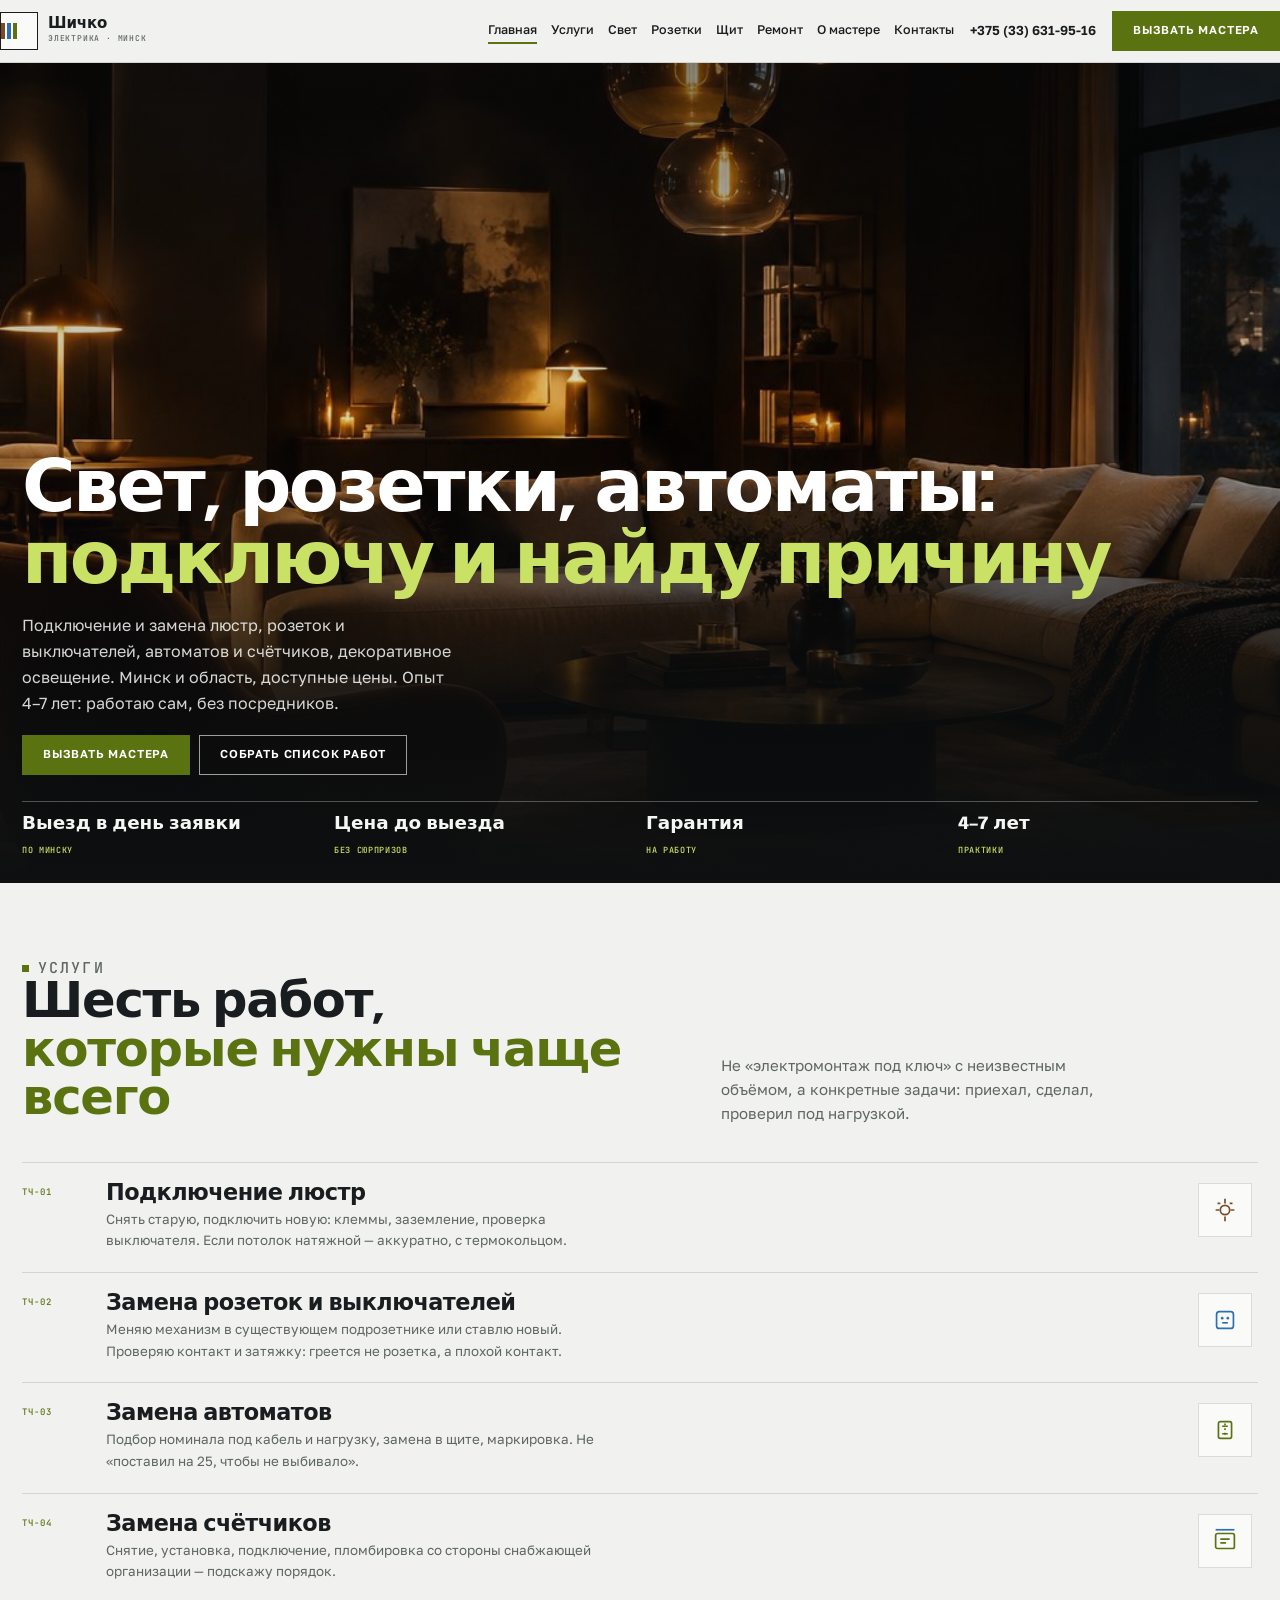
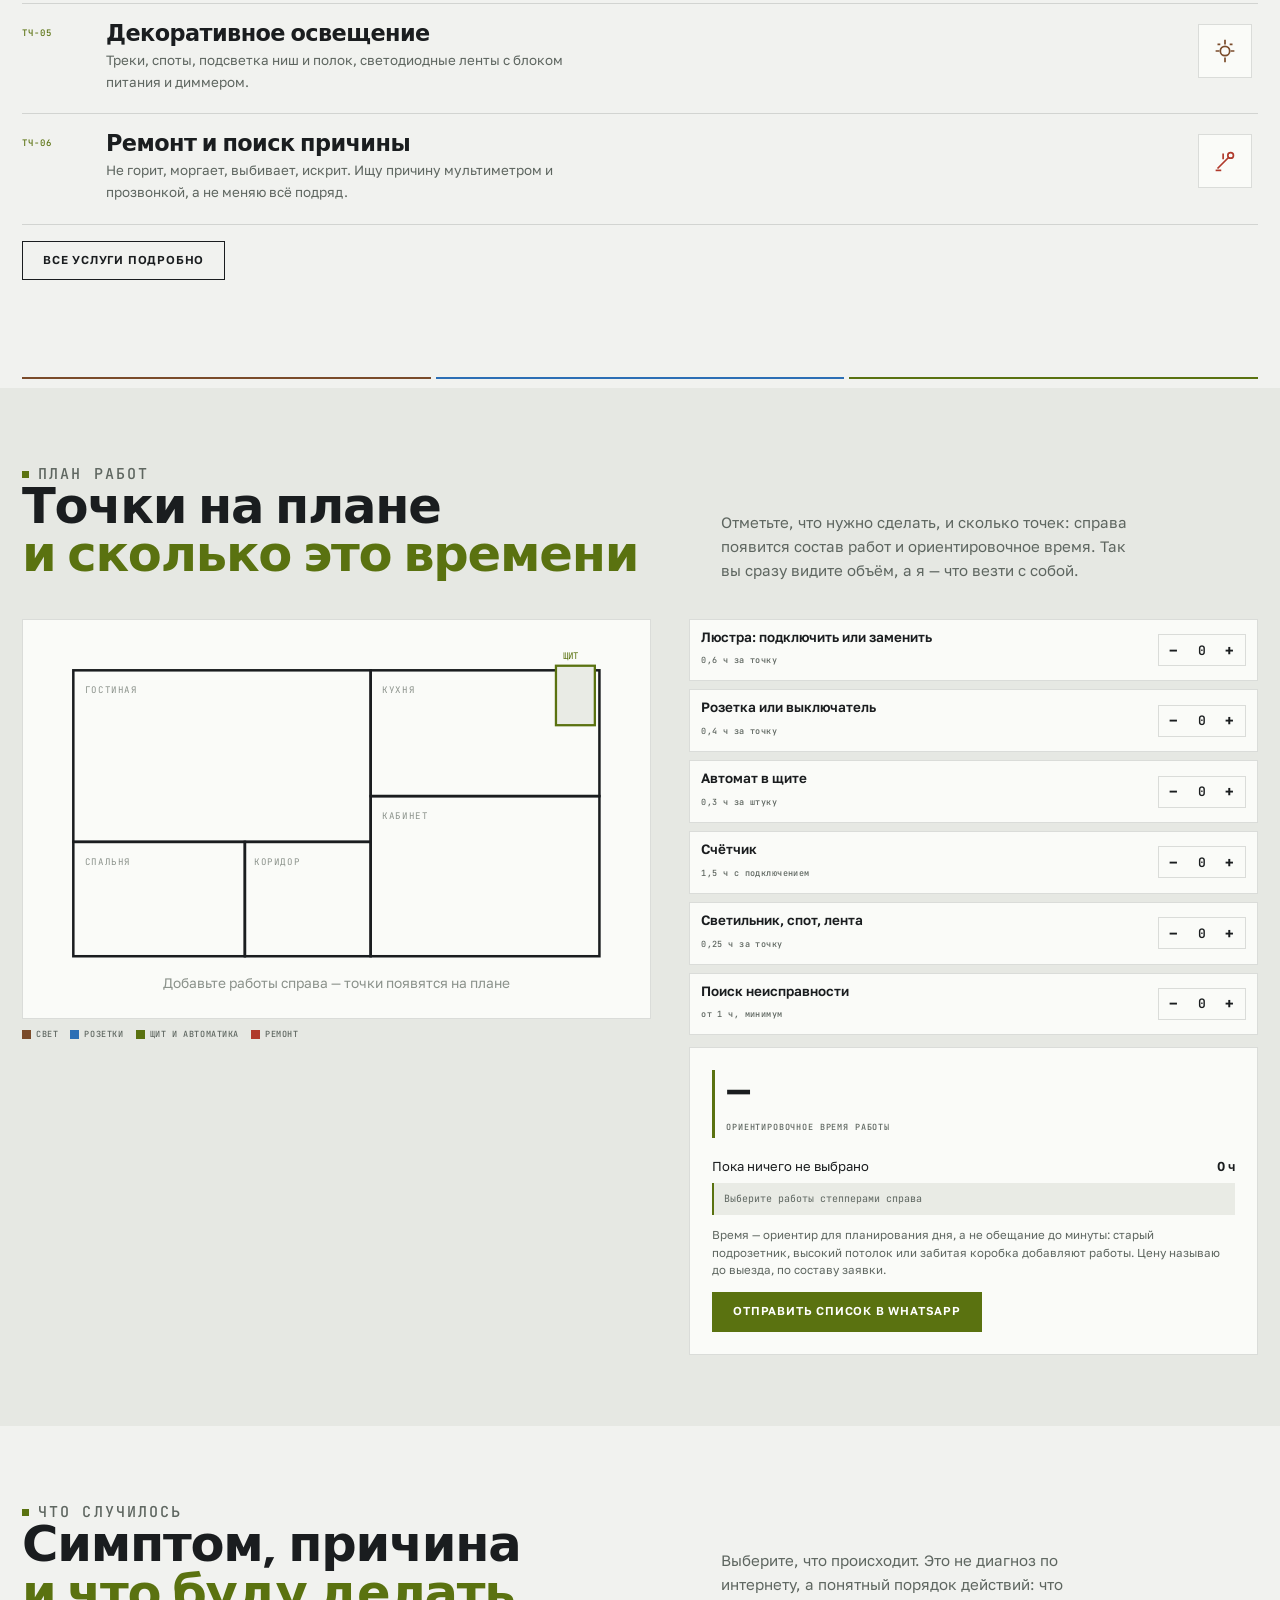
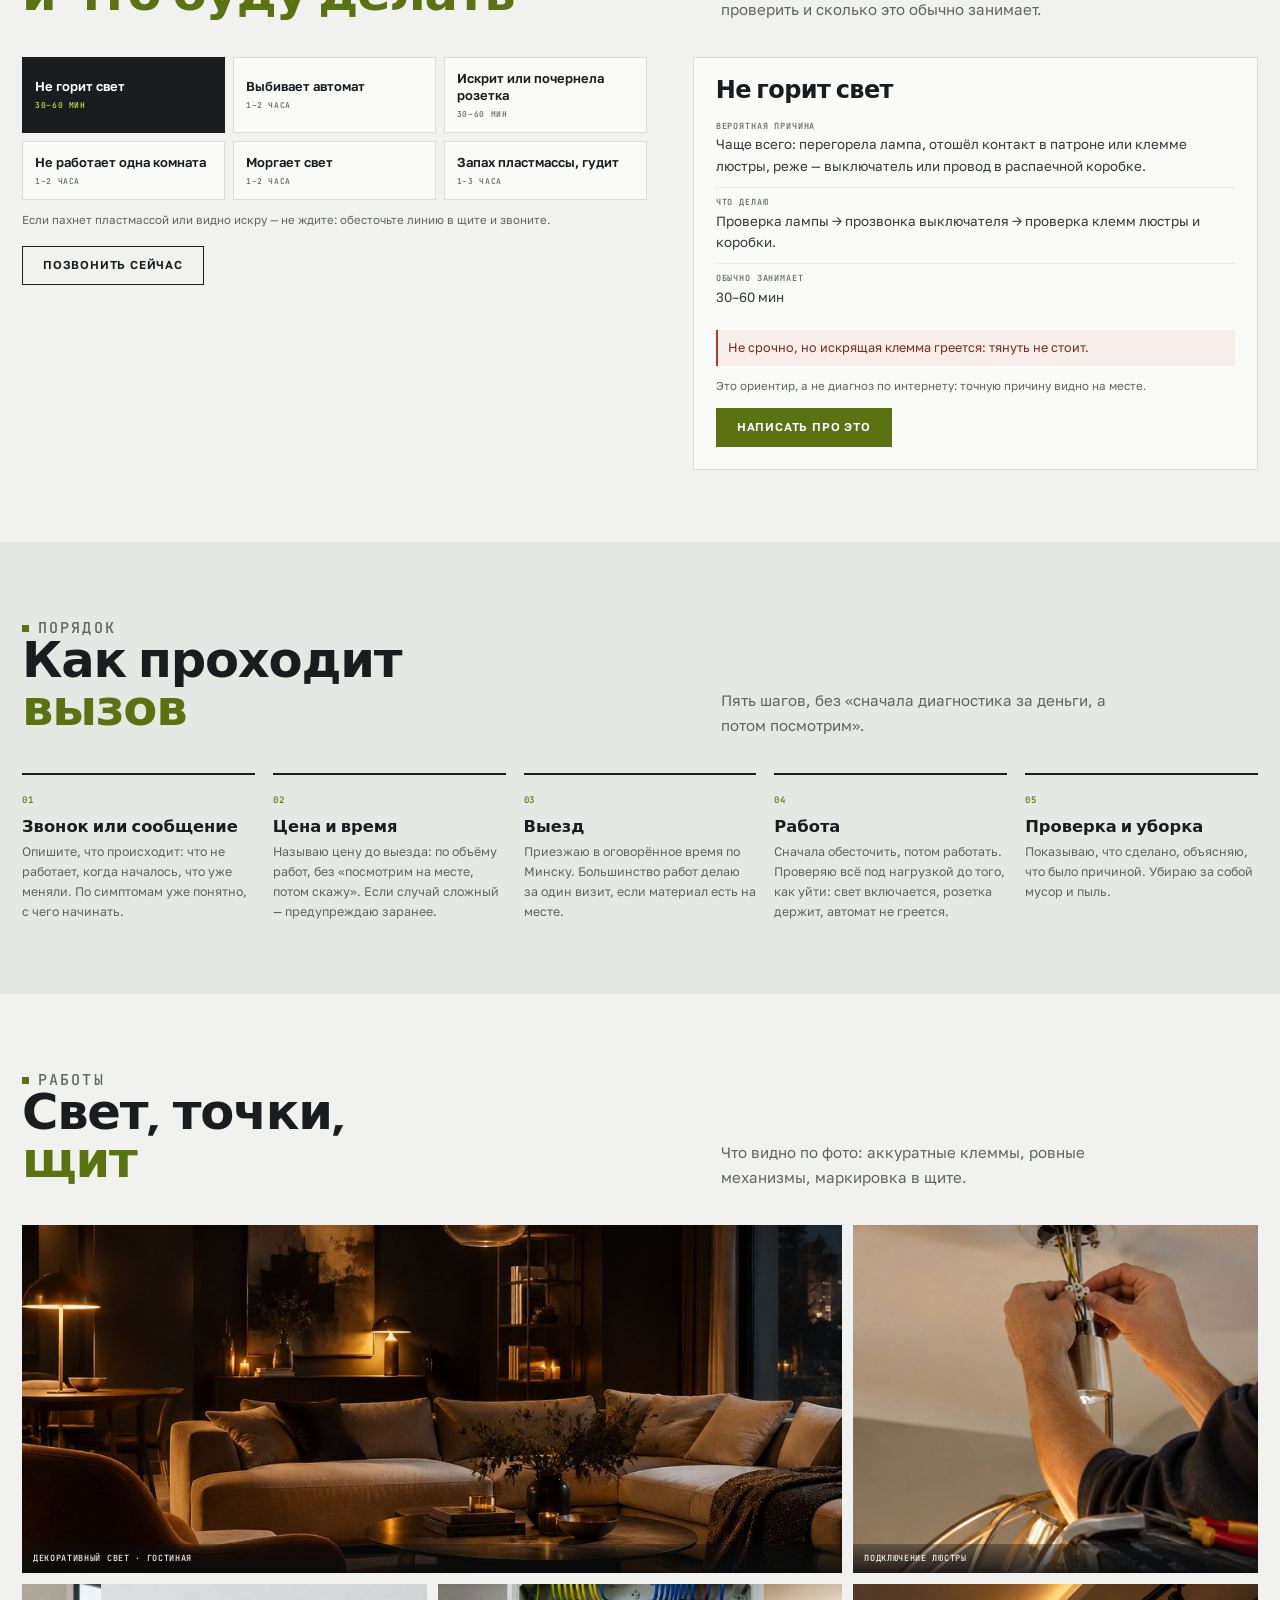
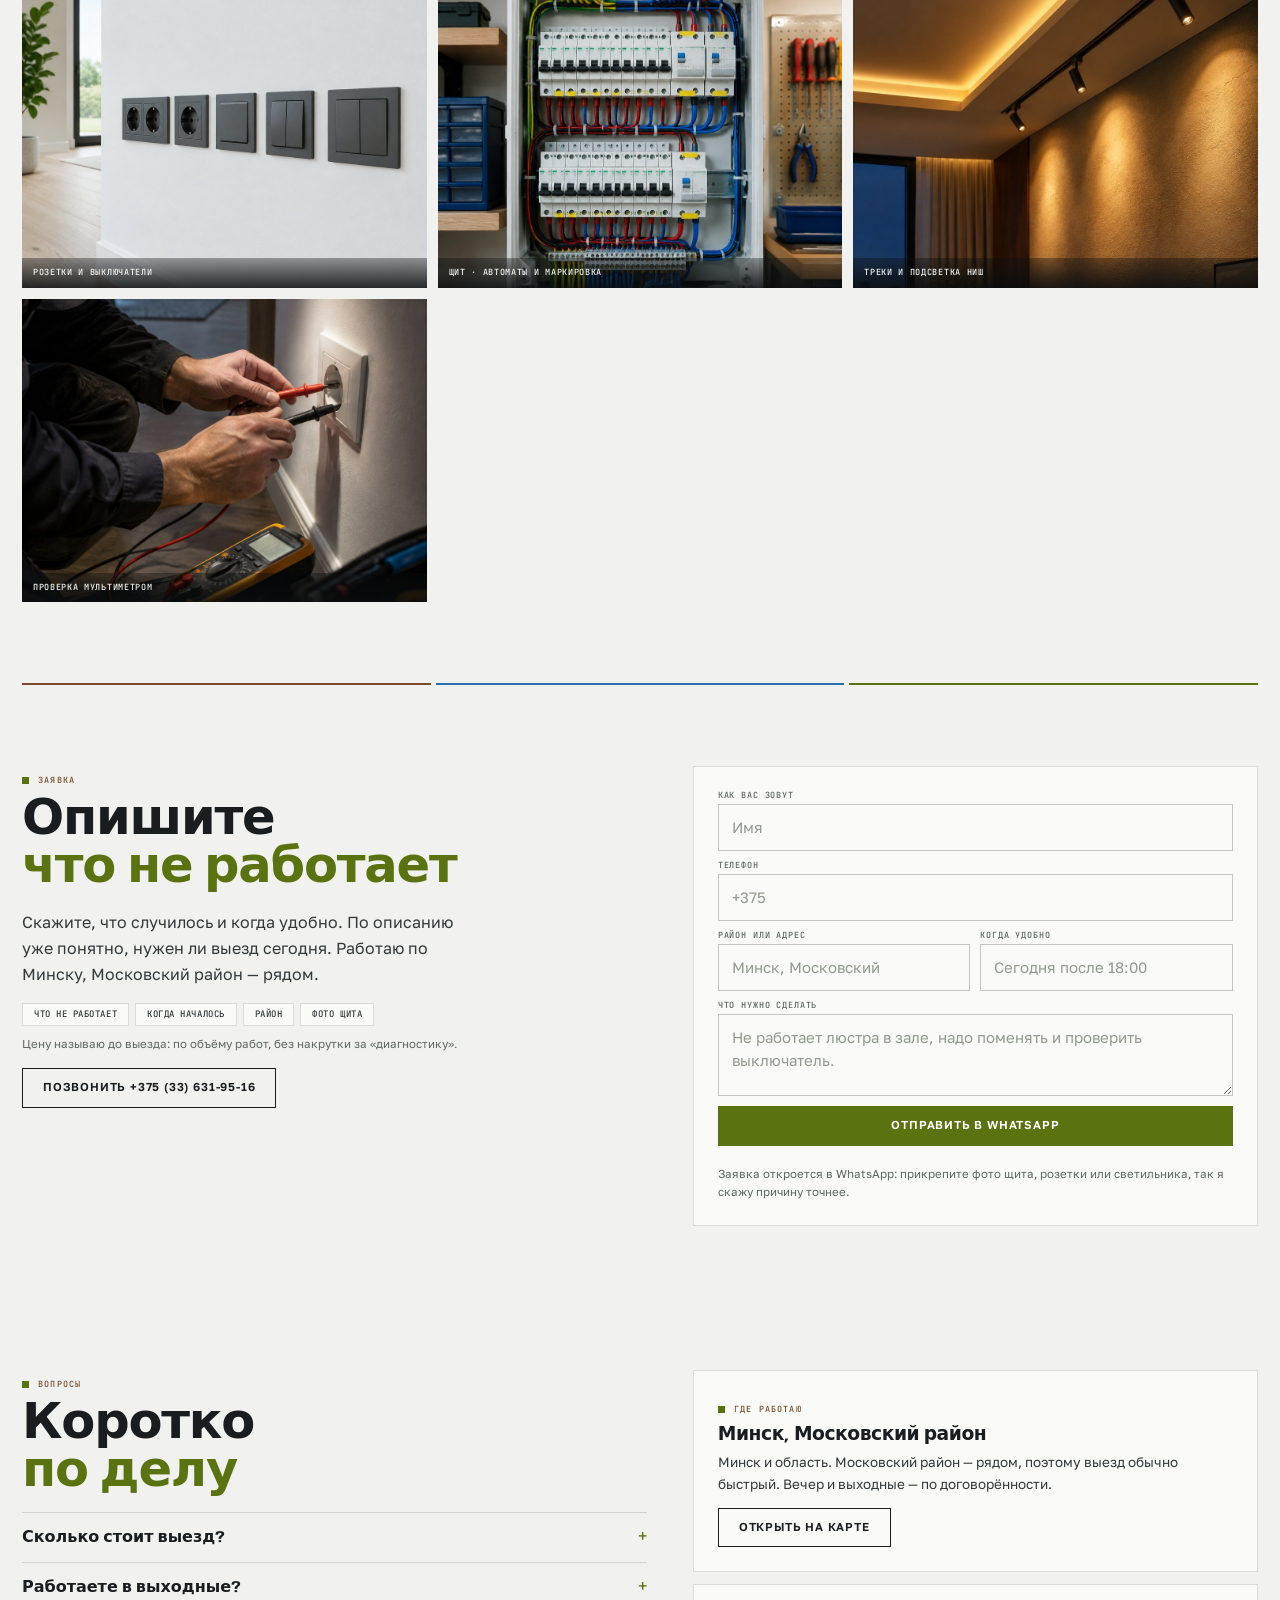
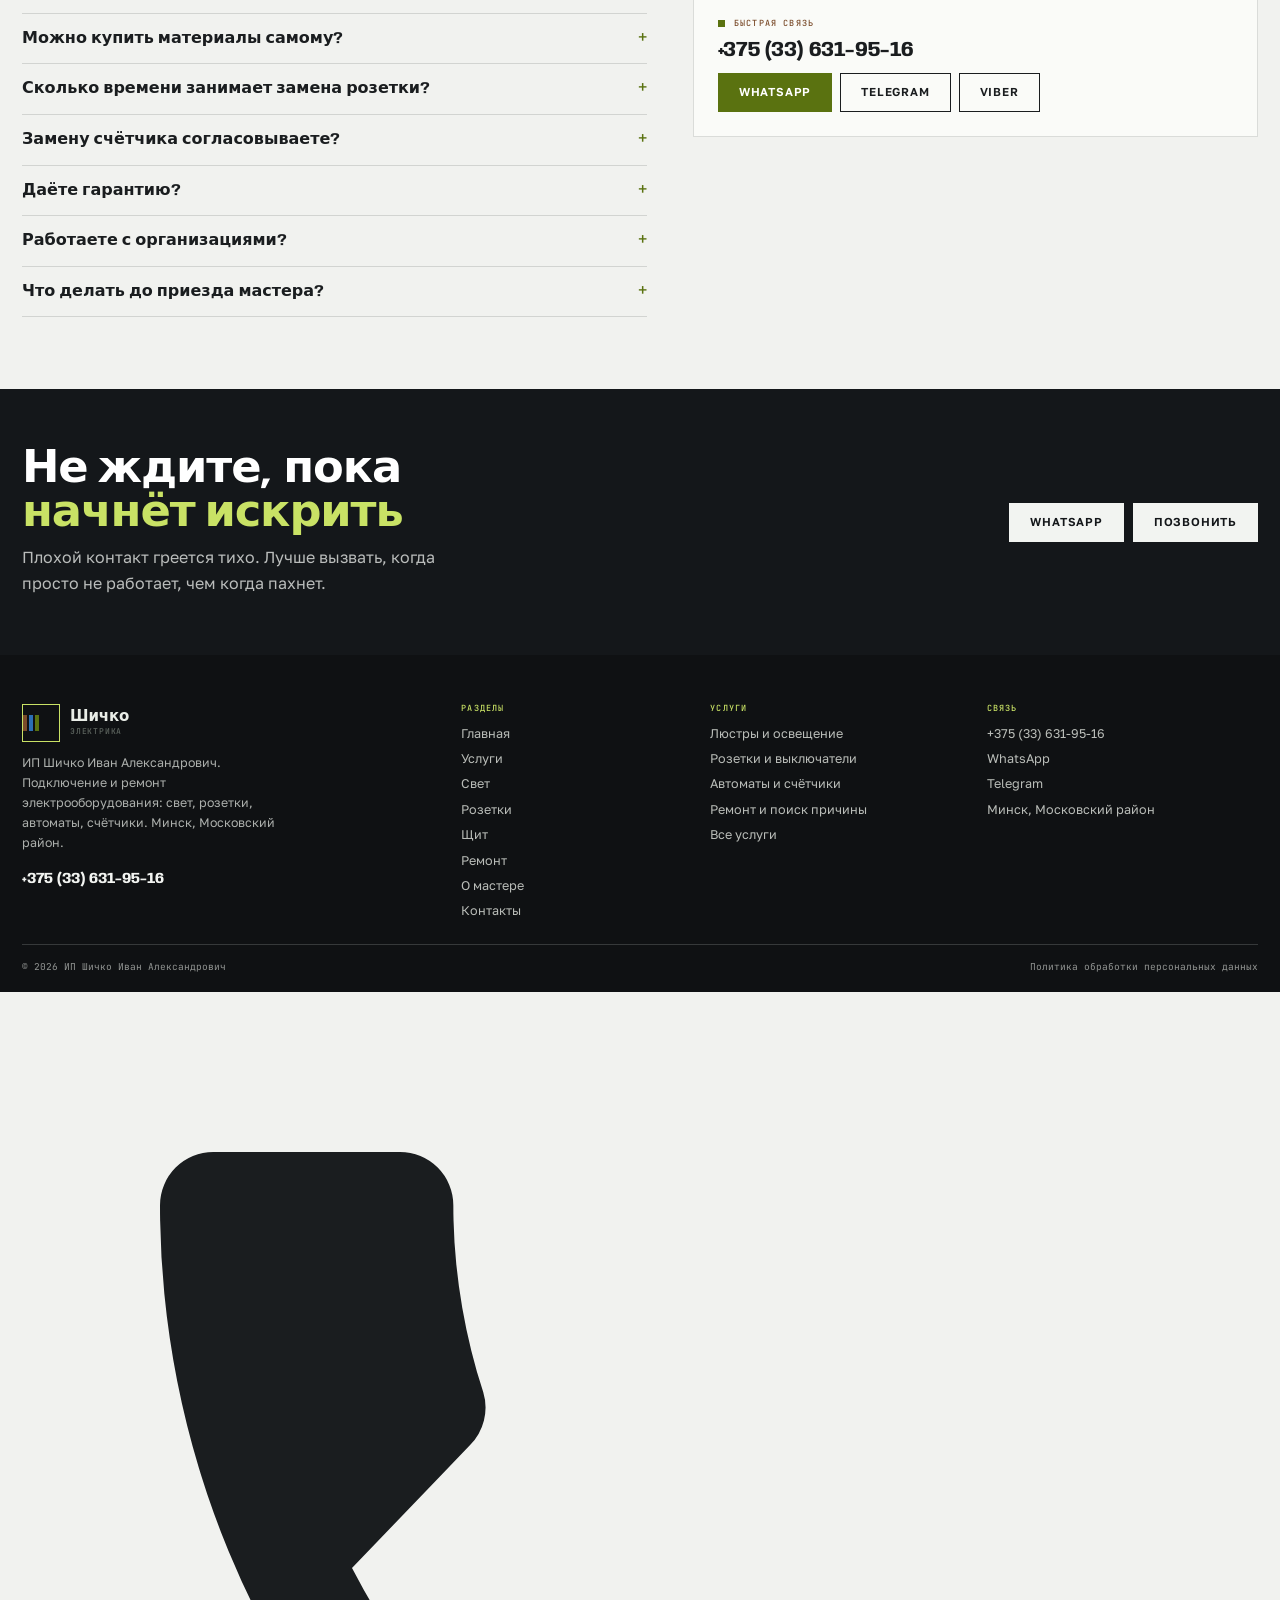
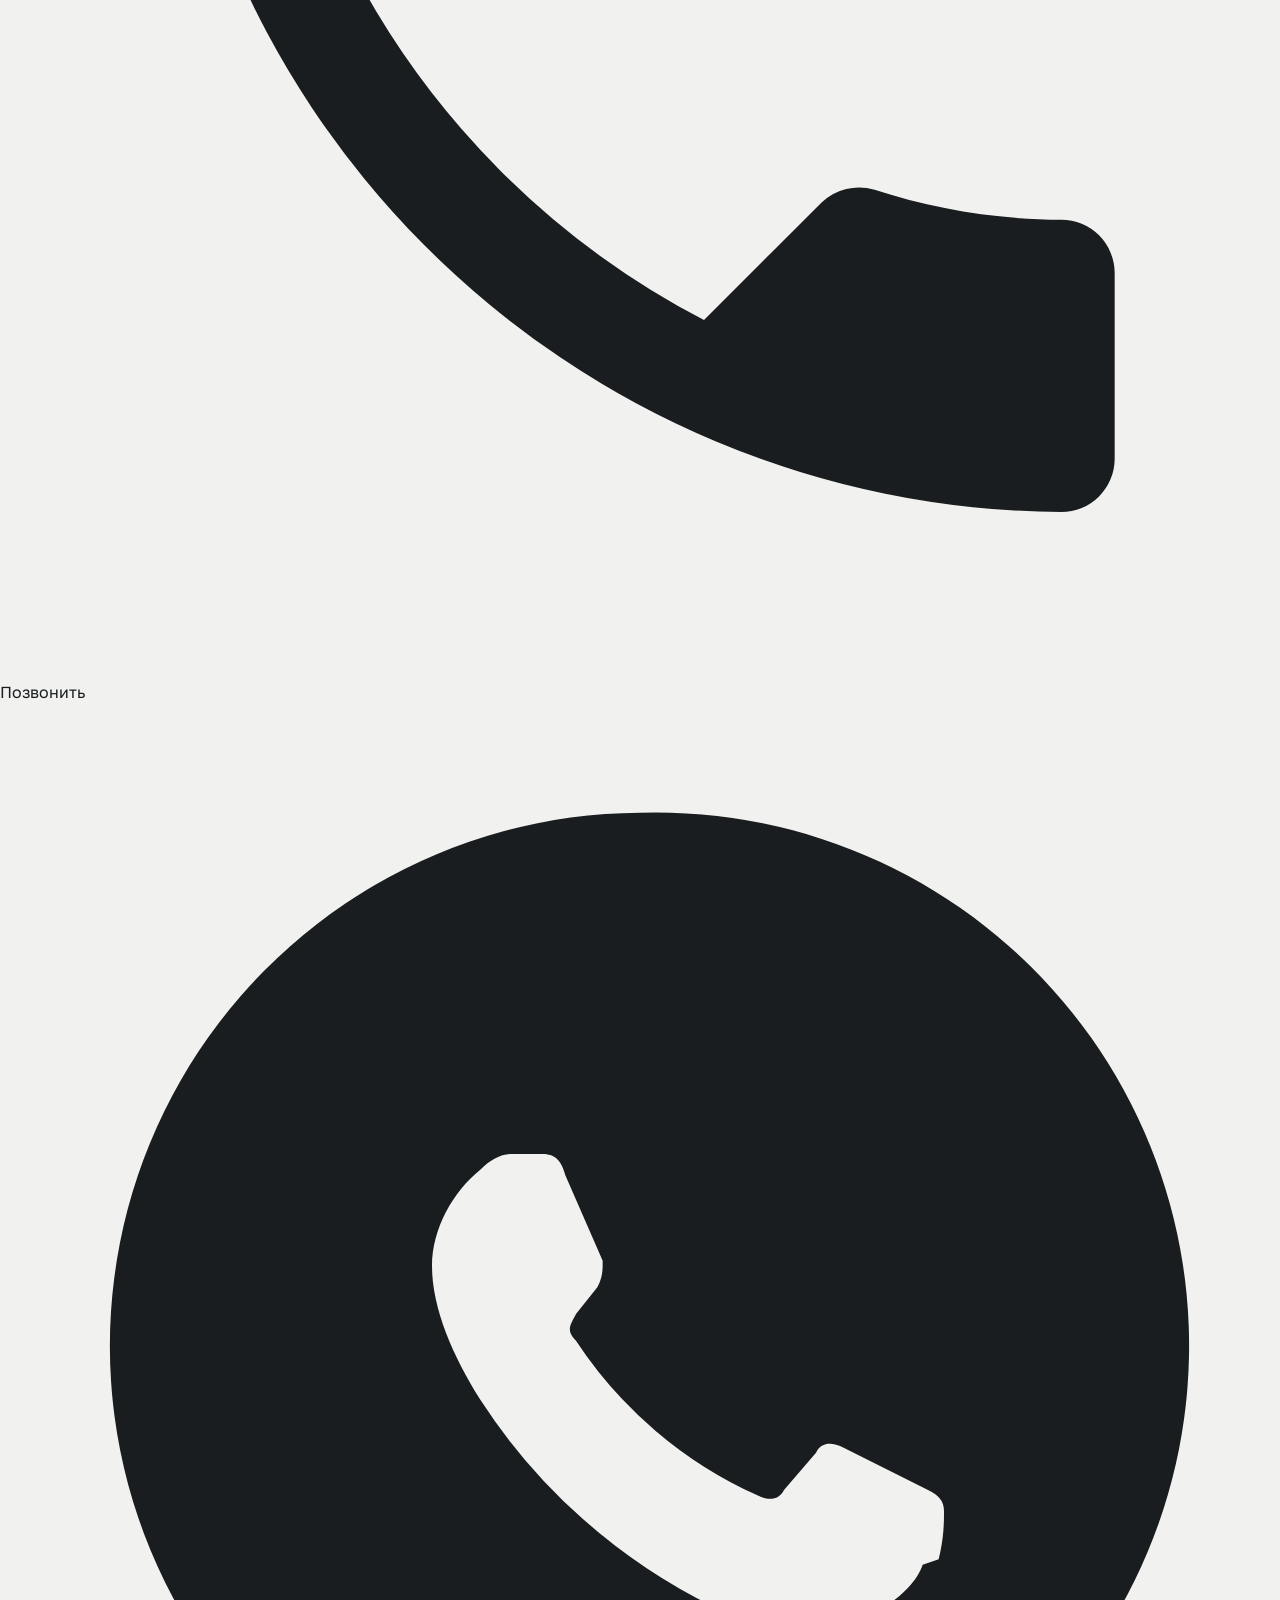
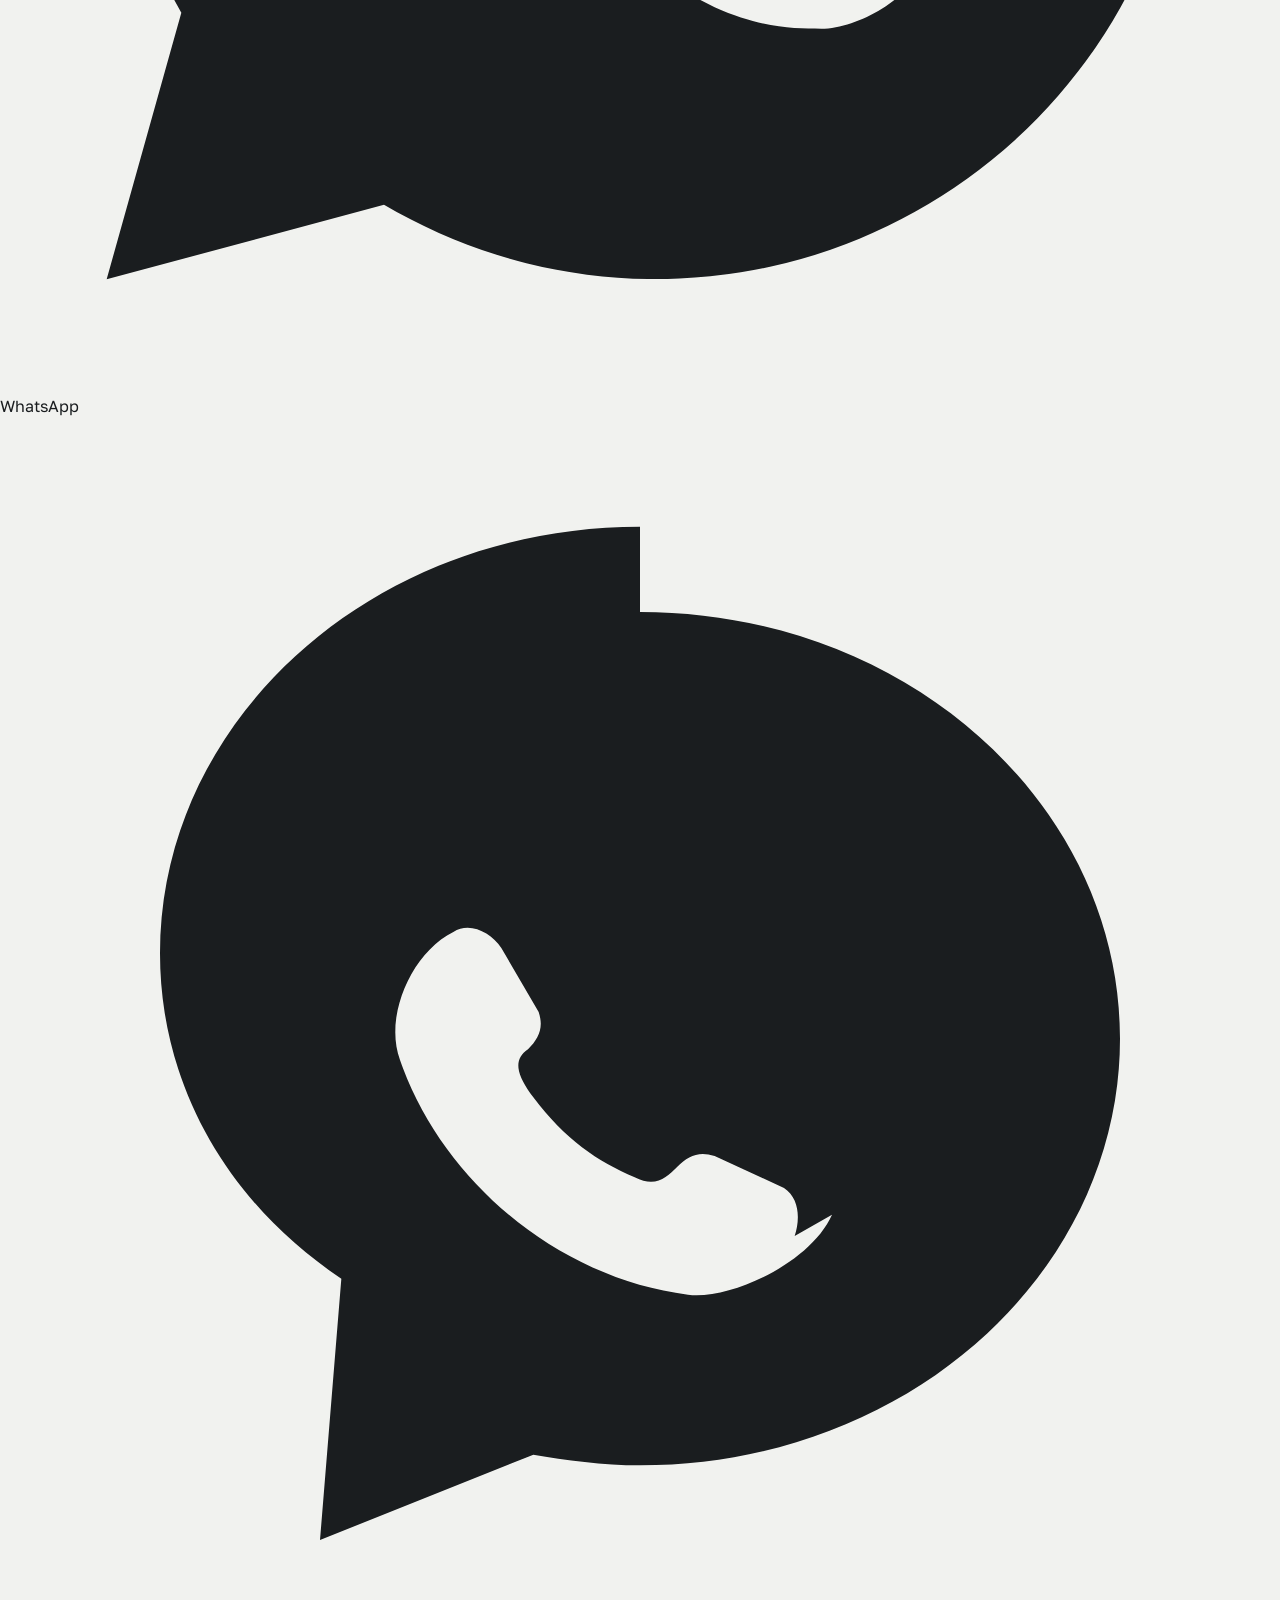
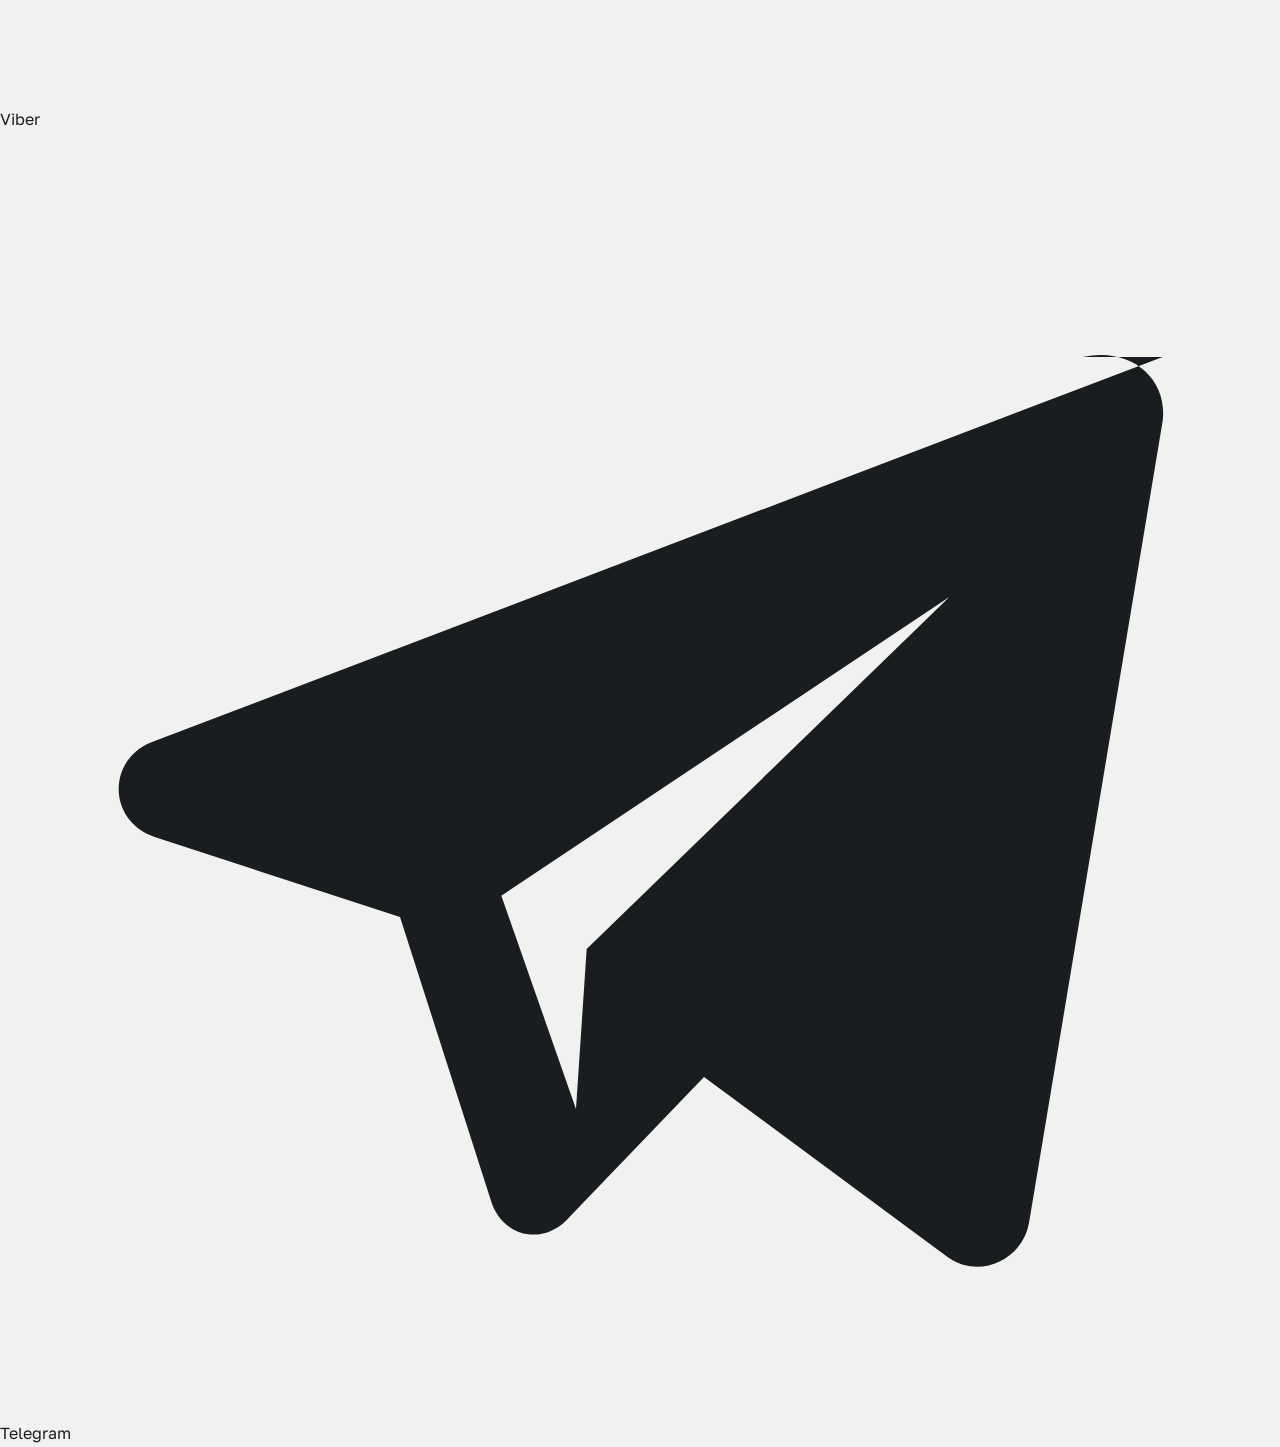
<file: index.html>
<!DOCTYPE html>
<html lang="ru">
<head>
<meta charset="utf-8">
<meta name="viewport" content="width=device-width, initial-scale=1">
<title>Электрик в Минске: подключение, замена, ремонт | ИП Шичко</title>
<meta name="description" content="Подключение и замена люстр, розеток, выключателей, автоматов и счётчиков. Декоративное освещение, поиск неисправностей. Минск, доступные цены. +375 (33) 631-95-16.">
<meta property="og:title" content="Электрик в Минске: подключение, замена, ремонт | ИП Шичко">
<meta property="og:description" content="Подключение и замена люстр, розеток, выключателей, автоматов и счётчиков. Декоративное освещение, поиск неисправностей. Минск, доступные цены. +375 (33) 631-95-16.">
<meta property="og:type" content="website">
<meta name="theme-color" content="#F1F2EF">
<style>
:root{--bg:#F1F2EF;--bg2:#E6E8E3;--ink:#1A1D1F;--ink2:#2A2E31;--paper:#FAFBF8;
--phase:#7A4B2A;--neutral:#2C6FB5;--earth:#5A7210;--muted:#5E6660;--line:rgba(26,29,31,.14);
--d:'Anybody',system-ui,sans-serif;--b:'Golos Text',system-ui,sans-serif;--m:'JetBrains Mono',ui-monospace,monospace;
--pad:22px;--max:1300px}
*{box-sizing:border-box}html{-webkit-text-size-adjust:100%}body{margin:0;background:var(--bg);color:var(--ink);font:16px/1.62 var(--b);-webkit-font-smoothing:antialiased}
img{max-width:100%;display:block}h1,h2,h3{margin:0;font-family:var(--d);font-weight:700;line-height:.98;letter-spacing:-.025em}
a{color:inherit;text-decoration:none}[hidden]{display:none!important}
.wrap{width:100%;max-width:var(--max);margin:0 auto;padding:0 var(--pad)}
.header{position:sticky;top:0;z-index:40;background:rgba(241,242,239,.95);border-bottom:1px solid var(--line);backdrop-filter:blur(8px)}
.header__in{display:flex;align-items:center;gap:16px;padding:11px 0}
.logo{display:flex;align-items:center;gap:10px}
.logo__mark{width:38px;height:38px;border:1.5px solid var(--ink);display:grid;place-items:center;gap:2px;grid-template-columns:repeat(3,4px);align-content:center;background:var(--paper)}
.logo__mark i{display:block;width:4px;height:16px}
.logo__mark i:nth-child(1){background:var(--phase)}.logo__mark i:nth-child(2){background:var(--neutral)}.logo__mark i:nth-child(3){background:var(--earth)}
.logo__txt{display:flex;flex-direction:column;line-height:1.15}
.logo__txt b{font:700 15px/1 var(--d);letter-spacing:-.01em}
.logo__txt i{font:500 8px/1.5 var(--m);letter-spacing:.1em;text-transform:uppercase;color:var(--muted);font-style:normal}
.nav{display:flex;gap:14px;margin-left:auto;font:500 12.5px/1 var(--b)}
.nav a{padding:6px 0;border-bottom:2px solid transparent}
.nav a:hover,.nav a.is-on{border-color:var(--earth);color:var(--ink)}
.header__tel{font:600 13px/1 var(--b);white-space:nowrap}
.btn{display:inline-flex;align-items:center;justify-content:center;gap:8px;padding:13px 20px;font:600 11.5px/1 var(--b);letter-spacing:.07em;text-transform:uppercase;border:1px solid var(--earth);background:var(--earth);color:#fff;cursor:pointer;transition:.18s}
.btn:hover{background:#485C0C;border-color:#485C0C}
.btn--ink{background:var(--ink);border-color:var(--ink);color:#fff}
.btn--ink:hover{background:#000}
.btn--ghost{background:transparent;color:var(--ink);border-color:var(--ink)}
.btn--ghost:hover{background:var(--ink);color:#fff}
.burger{display:none;width:42px;height:36px;border:1px solid var(--ink);background:transparent;align-items:center;justify-content:center;flex-direction:column;gap:4px;cursor:pointer}
.burger i{display:block;width:16px;height:1px;background:var(--ink)}
.burger.is-close i:first-child{transform:rotate(45deg) translateY(3px)}
.burger.is-close i:last-child{transform:rotate(-45deg) translateY(-3px)}
.drawer{position:fixed;inset:0;z-index:90;background:rgba(18,21,22,.8);display:none}
.drawer[data-open]{display:block}
.drawer__in{position:absolute;inset:0 0 0 auto;width:min(400px,92vw);background:var(--bg);padding:18px;overflow-y:auto}
.drawer__top{display:flex;justify-content:space-between;align-items:center;margin-bottom:16px}
.drawer__nav{display:grid;font:700 21px/1 var(--d)}
.drawer__nav a{padding:13px 0;border-bottom:1px solid var(--line)}
.drawer__cta{width:100%;margin-top:16px}
.drawer__note{font-size:12px;color:var(--muted);margin-top:10px}
body.is-locked{overflow:hidden}
.hero{position:relative;min-height:min(94svh,820px);display:flex;align-items:flex-end;overflow:hidden;background:#0D0F10}
.hero__img{position:absolute;inset:0;width:100%;height:100%;object-fit:cover}
.hero::after{content:'';position:absolute;inset:0;background:linear-gradient(180deg,rgba(10,12,13,.5),rgba(10,12,13,.12) 42%,rgba(10,12,13,.84) 76%,#0D0F10 100%)}
.hero__in{position:relative;z-index:2;width:100%;padding:clamp(28px,4.6vw,58px) 0 clamp(14px,2vw,22px);color:#F4F6F3}
.hero h1{font-size:clamp(2rem,5.7vw,4.7rem);letter-spacing:-.035em;color:#fff}
.hero h1 em{font-style:normal;color:#C9E265}
.hero__lede{max-width:44ch;margin:14px 0 18px;color:rgba(244,246,243,.87)}
.hero__acts{display:flex;flex-wrap:wrap;gap:9px;margin-bottom:clamp(14px,2.2vw,26px)}
.hero__acts .btn--ghost{color:#fff;border-color:rgba(255,255,255,.6)}
.hero__acts .btn--ghost:hover{background:#fff;color:var(--ink)}
.hero__facts{display:grid;grid-template-columns:repeat(4,minmax(0,1fr));border-top:1px solid rgba(255,255,255,.28);gap:0 12px}
.hero__facts div{padding:11px 0 0}
.hero__facts b{display:block;font:700 clamp(.95rem,1.5vw,1.15rem)/1.2 var(--d)}
.hero__facts span{font:500 8.5px/1.5 var(--m);letter-spacing:.08em;text-transform:uppercase;color:#C9E265}
@media (max-width:1024px){.nav{display:none}.burger{display:flex}.header__tel{display:none}.hero__facts{grid-template-columns:1fr 1fr}}
@media (max-width:380px){.header .btn{display:none}}
</style>
<link rel="preconnect" href="https://fonts.googleapis.com">
<link rel="preconnect" href="https://fonts.gstatic.com" crossorigin>
<link href="https://fonts.googleapis.com/css2?family=Anybody:wght@600;700;800&family=Golos+Text:wght@400;500;600&family=JetBrains+Mono:wght@400;500&display=swap" rel="stylesheet">
<link rel="stylesheet" href="assets/css/style.v1.css">
<link rel="icon" href="assets/img/favicon.svg" type="image/svg+xml">
</head>
<body>
<header class="header"><div class="header__in wrap">
<a class="logo" href="index.html"><span class="logo__mark"><i></i><i></i><i></i></span><span class="logo__txt"><b>Шичко</b><i>электрика · Минск</i></span></a>
<nav class="nav" aria-label="Основное меню"><a href="index.html" class="is-on">Главная</a><a href="uslugi.html">Услуги</a><a href="svet.html">Свет</a><a href="tochki.html">Розетки</a><a href="schit.html">Щит</a><a href="remont.html">Ремонт</a><a href="o-mastere.html">О мастере</a><a href="kontakty.html">Контакты</a></nav>
<a class="header__tel" href="tel:+375336319516">+375 (33) 631-95-16</a>
<a class="btn" href="#zayavka">Вызвать мастера</a>
<button class="burger" type="button" aria-label="Меню" aria-expanded="false" aria-controls="drawer"><i></i><i></i><i></i></button>
</div></header>
<div class="drawer" id="drawer" role="dialog" aria-modal="true" aria-label="Меню" hidden>
<div class="drawer__in">
<div class="drawer__top">
<a class="logo" href="index.html"><span class="logo__mark"><i></i><i></i><i></i></span><span class="logo__txt"><b>Шичко</b><i>Минск</i></span></a>
<button class="burger is-close" type="button" data-close aria-label="Закрыть меню"><i></i><i></i></button>
</div>
<nav class="drawer__nav"><a href="index.html">Главная</a><a href="uslugi.html">Услуги</a><a href="svet.html">Свет</a><a href="tochki.html">Розетки</a><a href="schit.html">Щит</a><a href="remont.html">Ремонт</a><a href="o-mastere.html">О мастере</a><a href="kontakty.html">Контакты</a></nav>
<a class="btn drawer__cta" href="tel:+375336319516">Позвонить +375 (33) 631-95-16</a>
<p class="drawer__note">Подключение и замена люстр, розеток, выключателей, автоматов и счётчиков. Декоративное освещение, поиск неисправностей. Минск, Московский район. Опыт 4–7 лет, доступные цены.</p>
</div></div>
<main>
<section class="hero">
<img class="hero__img" src="assets/img/hero.jpg" alt="Свет в интерьере" width="1536" height="1024" fetchpriority="high">
<div class="hero__in"><div class="wrap">
<h1>Свет, розетки, автоматы:<br><em>подключу и найду причину</em></h1>
<p class="hero__lede">Подключение и замена люстр, розеток и выключателей, автоматов и счётчиков, декоративное освещение. Минск и область, доступные цены. Опыт 4–7 лет: работаю сам, без посредников.</p>
<div class="hero__acts">
<a class="btn" href="#zayavka">Вызвать мастера</a>
<a class="btn btn--ghost" href="#calc">Собрать список работ</a>
</div>
<div class="hero__facts">
<div><b>Выезд в день заявки</b><span>по Минску</span></div>
<div><b>Цена до выезда</b><span>без сюрпризов</span></div>
<div><b>Гарантия</b><span>на работу</span></div>
<div><b>4–7 лет</b><span>практики</span></div>
</div>
</div></div>
</section>

<section class="section"><div class="wrap">
<div class="sec-head"><div><p class="eyebrow">услуги</p><h2 class="h2">Шесть работ,<br><em>которые нужны чаще всего</em></h2></div>
<p>Не «электромонтаж под ключ» с неизвестным объёмом, а конкретные задачи: приехал, сделал, проверил под нагрузкой.</p></div>
<div class="jobs">
<article class="job"><span class="job__no">ТЧ-01</span><div><h3>Подключение люстр</h3><p>Снять старую, подключить новую: клеммы, заземление, проверка выключателя. Если потолок натяжной — аккуратно, с термокольцом.</p></div><span class="job__icon"><svg viewBox="0 0 32 32" fill="none" stroke="#7A4B2A" stroke-width="1.8"><path d="M16 4v5M16 23v5M8 9h3M21 9h3M6 16h4M22 16h4"/><circle cx="16" cy="16" r="5"/></svg></span></article><article class="job"><span class="job__no">ТЧ-02</span><div><h3>Замена розеток и выключателей</h3><p>Меняю механизм в существующем подрозетнике или ставлю новый. Проверяю контакт и затяжку: греется не розетка, а плохой контакт.</p></div><span class="job__icon"><svg viewBox="0 0 32 32" fill="none" stroke="#2C6FB5" stroke-width="1.8"><rect x="7" y="7" width="18" height="18" rx="3"/><circle cx="13" cy="14" r="1.4" fill="#2C6FB5" stroke="none"/><circle cx="19" cy="14" r="1.4" fill="#2C6FB5" stroke="none"/><path d="M13 19h6"/></svg></span></article><article class="job"><span class="job__no">ТЧ-03</span><div><h3>Замена автоматов</h3><p>Подбор номинала под кабель и нагрузку, замена в щите, маркировка. Не «поставил на 25, чтобы не выбивало».</p></div><span class="job__icon"><svg viewBox="0 0 32 32" fill="none" stroke="#5A7210" stroke-width="1.8"><rect x="9" y="7" width="14" height="18" rx="2"/><path d="M13 12h6M13 20h6"/><path d="M16 9v14" stroke-dasharray="2 3"/></svg></span></article><article class="job"><span class="job__no">ТЧ-04</span><div><h3>Замена счётчиков</h3><p>Снятие, установка, подключение, пломбировка со стороны снабжающей организации — подскажу порядок.</p></div><span class="job__icon"><svg viewBox="0 0 32 32" fill="none" stroke="#5A7210" stroke-width="1.8"><rect x="6" y="8" width="20" height="16" rx="2"/><path d="M11 14h10M11 18h6"/><path d="M6 4h20" stroke="#2C6FB5"/></svg></span></article><article class="job"><span class="job__no">ТЧ-05</span><div><h3>Декоративное освещение</h3><p>Треки, споты, подсветка ниш и полок, светодиодные ленты с блоком питания и диммером.</p></div><span class="job__icon"><svg viewBox="0 0 32 32" fill="none" stroke="#7A4B2A" stroke-width="1.8"><path d="M16 4v5M16 23v5M8 9h3M21 9h3M6 16h4M22 16h4"/><circle cx="16" cy="16" r="5"/></svg></span></article><article class="job"><span class="job__no">ТЧ-06</span><div><h3>Ремонт и поиск причины</h3><p>Не горит, моргает, выбивает, искрит. Ищу причину мультиметром и прозвонкой, а не меняю всё подряд.</p></div><span class="job__icon"><svg viewBox="0 0 32 32" fill="none" stroke="#B03A2C" stroke-width="1.8"><path d="M8 24 20 12"/><circle cx="22" cy="10" r="3"/><path d="M6 26h6"/><path d="M14 8v6"/></svg></span></article>
</div>
<p style="margin-top:16px"><a class="btn btn--ghost" href="uslugi.html">Все услуги подробно</a></p>
</div></section>

<div class="cable" aria-hidden="true"><i></i><i></i><i></i></div>


<section class="section section--dim anchor" id="calc"><div class="wrap">
<div class="sec-head"><div><p class="eyebrow">план работ</p><h2 class="h2">Точки на плане<br><em>и сколько это времени</em></h2></div>
<p>Отметьте, что нужно сделать, и сколько точек: справа появится состав работ и ориентировочное время. Так вы сразу видите объём, а я — что везти с собой.</p></div>
<div class="plan">
<div>
<div class="stage">
<svg id="planSvg" viewBox="0 0 520 320" role="img" aria-label="План квартиры с отмеченными точками работ"></svg>
</div>
<div class="legend">
<span><i style="background:#7A4B2A"></i>свет</span>
<span><i style="background:#2C6FB5"></i>розетки</span>
<span><i style="background:#5A7210"></i>щит и автоматика</span>
<span><i style="background:#B03A2C"></i>ремонт</span>
</div>
</div>
<div>
<div class="picker" id="pk">
<div class="prow"><div><b>Люстра: подключить или заменить</b><span>0,6 ч за точку</span></div><div class="step"><button type="button" data-k="chand" data-d="-1" aria-label="Убрать люстру">−</button><output id="oChand">0</output><button type="button" data-k="chand" data-d="1" aria-label="Добавить люстру">+</button></div></div>
<div class="prow"><div><b>Розетка или выключатель</b><span>0,4 ч за точку</span></div><div class="step"><button type="button" data-k="sock" data-d="-1" aria-label="Убрать розетку">−</button><output id="oSock">0</output><button type="button" data-k="sock" data-d="1" aria-label="Добавить розетку">+</button></div></div>
<div class="prow"><div><b>Автомат в щите</b><span>0,3 ч за штуку</span></div><div class="step"><button type="button" data-k="brk" data-d="-1" aria-label="Убрать автомат">−</button><output id="oBrk">0</output><button type="button" data-k="brk" data-d="1" aria-label="Добавить автомат">+</button></div></div>
<div class="prow"><div><b>Счётчик</b><span>1,5 ч с подключением</span></div><div class="step"><button type="button" data-k="mtr" data-d="-1" aria-label="Убрать счётчик">−</button><output id="oMtr">0</output><button type="button" data-k="mtr" data-d="1" aria-label="Добавить счётчик">+</button></div></div>
<div class="prow"><div><b>Светильник, спот, лента</b><span>0,25 ч за точку</span></div><div class="step"><button type="button" data-k="spot" data-d="-1" aria-label="Убрать светильник">−</button><output id="oSpot">0</output><button type="button" data-k="spot" data-d="1" aria-label="Добавить светильник">+</button></div></div>
<div class="prow"><div><b>Поиск неисправности</b><span>от 1 ч, минимум</span></div><div class="step"><button type="button" data-k="fault" data-d="-1" aria-label="Убрать поиск">−</button><output id="oFault">0</output><button type="button" data-k="fault" data-d="1" aria-label="Добавить поиск">+</button></div></div>
</div>
<div class="out" style="margin-top:12px">
<div class="big"><b id="planTime">—</b><span>ориентировочное время работы</span></div>
<table class="spec"><tbody id="planSpec"></tbody></table>
<p class="formula" id="planFormula"></p>
<p class="note">Время — ориентир для планирования дня, а не обещание до минуты: старый подрозетник, высокий потолок или забитая коробка добавляют работы. Цену называю до выезда, по составу заявки.</p>
<a class="btn" id="planGo" href="https://wa.me/375336319516" target="_blank" rel="noopener">Отправить список в WhatsApp</a>
</div>
</div>
</div>
</div></section>



<section class="section anchor" id="diag"><div class="wrap">
<div class="sec-head"><div><p class="eyebrow">что случилось</p><h2 class="h2">Симптом, причина<br><em>и что буду делать</em></h2></div>
<p>Выберите, что происходит. Это не диагноз по интернету, а понятный порядок действий: что проверить и сколько это обычно занимает.</p></div>
<div class="two">
<div><div class="diag" id="diagBtns"></div>
<p class="note" style="margin-top:12px">Если пахнет пластмассой или видно искру — не ждите: обесточьте линию в щите и звоните.</p>
<p><a class="btn btn--ghost" href="tel:+375336319516">Позвонить сейчас</a></p></div>
<div class="verdict" id="verdict" aria-live="polite"></div>
</div>
</div></section>


<section class="section section--dim"><div class="wrap">
<div class="sec-head"><div><p class="eyebrow">порядок</p><h2 class="h2">Как проходит<br><em>вызов</em></h2></div>
<p>Пять шагов, без «сначала диагностика за деньги, а потом посмотрим».</p></div>
<div class="steps">
<div class="stepc"><span>01</span><b>Звонок или сообщение</b><p>Опишите, что происходит: что не работает, когда началось, что уже меняли. По симптомам уже понятно, с чего начинать.</p></div><div class="stepc"><span>02</span><b>Цена и время</b><p>Называю цену до выезда: по объёму работ, без «посмотрим на месте, потом скажу». Если случай сложный — предупреждаю заранее.</p></div><div class="stepc"><span>03</span><b>Выезд</b><p>Приезжаю в оговорённое время по Минску. Большинство работ делаю за один визит, если материал есть на месте.</p></div><div class="stepc"><span>04</span><b>Работа</b><p>Сначала обесточить, потом работать. Проверяю всё под нагрузкой до того, как уйти: свет включается, розетка держит, автомат не греется.</p></div><div class="stepc"><span>05</span><b>Проверка и уборка</b><p>Показываю, что сделано, объясняю, что было причиной. Убираю за собой мусор и пыль.</p></div>
</div>
</div></section>

<section class="section"><div class="wrap">
<div class="sec-head"><div><p class="eyebrow">работы</p><h2 class="h2">Свет, точки,<br><em>щит</em></h2></div>
<p>Что видно по фото: аккуратные клеммы, ровные механизмы, маркировка в щите.</p></div>
<div class="gal">
<figure class="wide"><img src="assets/img/hero.jpg" alt="Свет в интерьере" width="1536" height="1024" loading="lazy"><figcaption>Декоративный свет · гостиная</figcaption></figure>
<figure><img src="assets/img/chandelier.jpg" alt="Подключение люстры" width="1024" height="1024" loading="lazy"><figcaption>Подключение люстры</figcaption></figure>
<figure><img src="assets/img/sockets.jpg" alt="Розетки" width="1024" height="1024" loading="lazy"><figcaption>Розетки и выключатели</figcaption></figure>
<figure><img src="assets/img/board.jpg" alt="Щит" width="1024" height="1024" loading="lazy"><figcaption>Щит · автоматы и маркировка</figcaption></figure>
<figure><img src="assets/img/light.jpg" alt="Подсветка" width="1024" height="1024" loading="lazy"><figcaption>Треки и подсветка ниш</figcaption></figure>
<figure><img src="assets/img/test.jpg" alt="Проверка" width="1024" height="1024" loading="lazy"><figcaption>Проверка мультиметром</figcaption></figure>
</div>
</div></section>

<div class="cable" aria-hidden="true"><i></i><i></i><i></i></div>

<section class="section" id="zayavka"><div class="wrap"><div class="two">
<div><p class="eyebrow">заявка</p><h2 class="h2" style="margin-bottom:14px">Опишите<br><em>что не работает</em></h2>
<p style="color:#33383A;max-width:44ch">Скажите, что случилось и когда удобно. По описанию уже понятно, нужен ли выезд сегодня. Работаю по Минску, Московский район — рядом.</p>
<div class="chips"><span class="chip">Что не работает</span><span class="chip">Когда началось</span><span class="chip">Район</span><span class="chip">Фото щита</span></div>
<p class="hint">Цену называю до выезда: по объёму работ, без накрутки за «диагностику».</p>
<p style="margin-top:14px"><a class="btn btn--ghost" href="tel:+375336319516">Позвонить +375 (33) 631-95-16</a></p>
</div>
<div class="card"><form class="form" id="lead">
<label>Как вас зовут<input type="text" id="lName" placeholder="Имя" required></label>
<label>Телефон<input type="tel" id="lTel" placeholder="+375" required></label>
<div class="row2"><label>Район или адрес<input type="text" id="lCity" placeholder="Минск, Московский"></label><label>Когда удобно<input type="text" id="lWhen" placeholder="Сегодня после 18:00"></label></div>
<label>Что нужно сделать<textarea id="lTask" placeholder="Не работает люстра в зале, надо поменять и проверить выключатель."></textarea></label>
<button class="btn" type="submit">Отправить в WhatsApp</button>
<p class="hint">Заявка откроется в WhatsApp: прикрепите фото щита, розетки или светильника, так я скажу причину точнее.</p>
</form></div>
</div></div></section>

<section class="section"><div class="wrap"><div class="two">
<div><p class="eyebrow">вопросы</p><h2 class="h2" style="margin-bottom:14px">Коротко<br><em>по делу</em></h2>
<div class="faq"><details><summary>Сколько стоит выезд?</summary><p>Цену называю до выезда, по описанию работ. Доступные цены — это про то, что вы платите за работу, а не за «диагностику», которую потом вычтут из сметы.</p></details><details><summary>Работаете в выходные?</summary><p>Да, по договорённости. Многие работы удобнее делать, когда вы дома, поэтому вечер и выходные — обычная практика.</p></details><details><summary>Можно купить материалы самому?</summary><p>Да. Подскажу, что именно взять: номинал автомата, тип розетки, длину ленты и блок питания. Если материал есть у меня — предложу, но навязывать не буду.</p></details><details><summary>Сколько времени занимает замена розетки?</summary><p>Обычно 20–30 минут на точку, если подрозетник нормальный. Если старый подрозетник рассыпался — дольше, иногда с заменой.</p></details><details><summary>Замену счётчика согласовываете?</summary><p>Подскажу порядок: куда обращаться, какие документы нужны, кто пломбирует. Установку и подключение делаю сам.</p></details><details><summary>Даёте гарантию?</summary><p>На работу — да. Если через неделю в том же месте опять плохой контакт, приезжаю и переделываю.</p></details><details><summary>Работаете с организациями?</summary><p>Да. Офисы, магазины, салоны: подключение света, розеток, щитов. Оплата наличными или по счёту.</p></details><details><summary>Что делать до приезда мастера?</summary><p>Если искрит или пахнет пластмассой — обесточьте линию в щите и не трогайте. Если просто не работает свет — оставьте как есть, разберёмся на месте.</p></details></div></div>
<div>
<div class="card" style="margin-bottom:12px"><p class="eyebrow">где работаю</p><h3 style="margin-bottom:8px">Минск, Московский район</h3>
<p style="margin:0;color:#33383A;font-size:13.5px">Минск и область. Московский район — рядом, поэтому выезд обычно быстрый. Вечер и выходные — по договорённости.</p>
<p style="margin:12px 0 0"><a class="btn btn--ghost" href="https://yandex.by/maps/?text=%D0%9C%D0%B8%D0%BD%D1%81%D0%BA%20%D1%8D%D0%BB%D0%B5%D0%BA%D1%82%D1%80%D0%BE%D0%BC%D0%BE%D0%BD%D1%82%D0%B0%D0%B6%20%D0%A8%D0%B8%D1%87%D0%BA%D0%BE" target="_blank" rel="noopener">Открыть на карте</a></p></div>
<div class="card"><p class="eyebrow">быстрая связь</p>
<p style="margin:0 0 12px;font:700 1.3rem/1 var(--d);letter-spacing:-.02em"><a href="tel:+375336319516">+375 (33) 631-95-16</a></p>
<div style="display:flex;gap:8px;flex-wrap:wrap"><a class="btn" href="https://wa.me/375336319516" target="_blank" rel="noopener">WhatsApp</a><a class="btn btn--ghost" href="https://t.me/+375336319516" target="_blank" rel="noopener">Telegram</a><a class="btn btn--ghost" href="viber://chat?number=%2B375336319516">Viber</a></div></div>
</div>
</div></div></section>

<section class="cta"><div class="wrap cta__in">
<div><h2>Не ждите, пока<br><em>начнёт искрить</em></h2><p>Плохой контакт греется тихо. Лучше вызвать, когда просто не работает, чем когда пахнет.</p></div>
<div class="cta__acts"><a class="btn btn--light" href="https://wa.me/375336319516" target="_blank" rel="noopener">WhatsApp</a><a class="btn btn--light" href="tel:+375336319516">Позвонить</a></div>
</div></section>
</main>
<footer class="footer"><div class="wrap">
<div class="footer__top">
<div class="footer__about"><a class="logo logo--f" href="index.html"><span class="logo__mark"><i></i><i></i><i></i></span><span class="logo__txt"><b>Шичко</b><i>электрика</i></span></a>
<p>ИП Шичко Иван Александрович. Подключение и ремонт электрооборудования: свет, розетки, автоматы, счётчики. Минск, Московский район.</p>
<a class="footer__tel" href="tel:+375336319516">+375 (33) 631-95-16</a>
</div>
<div><h4>Разделы</h4><ul><li><a href="index.html">Главная</a></li><li><a href="uslugi.html">Услуги</a></li><li><a href="svet.html">Свет</a></li><li><a href="tochki.html">Розетки</a></li><li><a href="schit.html">Щит</a></li><li><a href="remont.html">Ремонт</a></li><li><a href="o-mastere.html">О мастере</a></li><li><a href="kontakty.html">Контакты</a></li></ul></div>
<div><h4>Услуги</h4><ul><li><a href="svet.html">Люстры и освещение</a></li><li><a href="tochki.html">Розетки и выключатели</a></li><li><a href="schit.html">Автоматы и счётчики</a></li><li><a href="remont.html">Ремонт и поиск причины</a></li><li><a href="uslugi.html">Все услуги</a></li></ul></div>
<div><h4>Связь</h4><ul><li><a href="tel:+375336319516">+375 (33) 631-95-16</a></li><li><a href="https://wa.me/375336319516" target="_blank" rel="noopener">WhatsApp</a></li><li><a href="https://t.me/+375336319516" target="_blank" rel="noopener">Telegram</a></li><li><a href="https://yandex.by/maps/?text=%D0%9C%D0%B8%D0%BD%D1%81%D0%BA%20%D1%8D%D0%BB%D0%B5%D0%BA%D1%82%D1%80%D0%BE%D0%BC%D0%BE%D0%BD%D1%82%D0%B0%D0%B6%20%D0%A8%D0%B8%D1%87%D0%BA%D0%BE" target="_blank" rel="noopener">Минск, Московский район</a></li></ul></div>
</div>
<div class="footer__bottom"><span>© <span id="yr">2026</span> ИП Шичко Иван Александрович</span>
<span><a href="politika.html">Политика обработки персональных данных</a></span></div>
</div></footer>
<div class="mbar" role="navigation" aria-label="Быстрая связь">
<a href="tel:+375336319516"><svg viewBox="0 0 24 24" fill="currentColor" aria-hidden="true"><path d="M6.6 10.8a15.5 15.5 0 0 0 6.6 6.6l2.2-2.2a1 1 0 0 1 1-.24c1.1.36 2.3.56 3.5.56a1 1 0 0 1 1 1V20a1 1 0 0 1-1 1A17 17 0 0 1 3 4a1 1 0 0 1 1-1h3.5a1 1 0 0 1 1 1c0 1.2.2 2.4.56 3.5a1 1 0 0 1-.25 1z"/></svg>Позвонить</a>
<a href="https://wa.me/375336319516" target="_blank" rel="noopener"><svg viewBox="0 0 24 24" fill="currentColor" aria-hidden="true"><path d="M12 2a10 10 0 0 0-8.6 15L2 22l5.2-1.4A10 10 0 1 0 12 2m5.3 14.1c-.2.6-1.2 1.2-1.9 1.2-.5 0-1.1 0-2-.4a11 11 0 0 1-4.4-3.9c-.5-.8-.9-1.7-.9-2.5 0-.7.4-1.4.9-1.8.2-.2.4-.3.6-.3h.5c.2 0 .4 0 .5.4l.7 1.6c0 .2 0 .3-.1.5l-.4.5c-.1.2-.2.3 0 .5a8 8 0 0 0 3.4 2.9c.2.1.4.1.5-.1l.6-.7c.1-.2.3-.2.5-.1l1.6.8c.2.1.3.2.3.4s0 .5-.1.9"/></svg>WhatsApp</a>
<a href="viber://chat?number=%2B375336319516"><svg viewBox="0 0 24 24" fill="currentColor" aria-hidden="true"><path d="M12 2C7 2 3 5.6 3 10c0 2.5 1.3 4.7 3.4 6.1L6 21l4-1.6c.6.1 1.3.2 2 .2 5 0 9-3.6 9-8s-4-8-9-8m3.6 11.3c-.4.9-1.9 1.6-2.7 1.5-2.4-.3-4.6-2.1-5.4-4.4-.3-.8.2-2 1-2.4.3-.2.7 0 .9.3l.7 1.2c.1.3 0 .5-.2.7-.3.2-.2.5.1.9.6.8 1.2 1.2 1.9 1.5.4.2.6 0 .8-.2s.4-.3.7-.2l1.3.6c.3.2.3.6.2.9"/></svg>Viber</a>
<a href="https://t.me/+375336319516" target="_blank" rel="noopener"><svg viewBox="0 0 24 24" fill="currentColor" aria-hidden="true"><path d="M21.8 4.2 2.9 11.4c-.9.3-.9 1.5 0 1.8l4.6 1.5 1.7 5.3c.2.7 1 .9 1.5.3l2.5-2.6 4.6 3.4c.6.4 1.4 0 1.5-.7l2.5-15c.1-.8-.6-1.4-1.5-1.2M9.4 14.3l8.4-5.6-6.8 6.6-.2 3z"/></svg>Telegram</a>
</div>
<script src="assets/js/main.v1.js"></script>
</body>
</html>
</file>
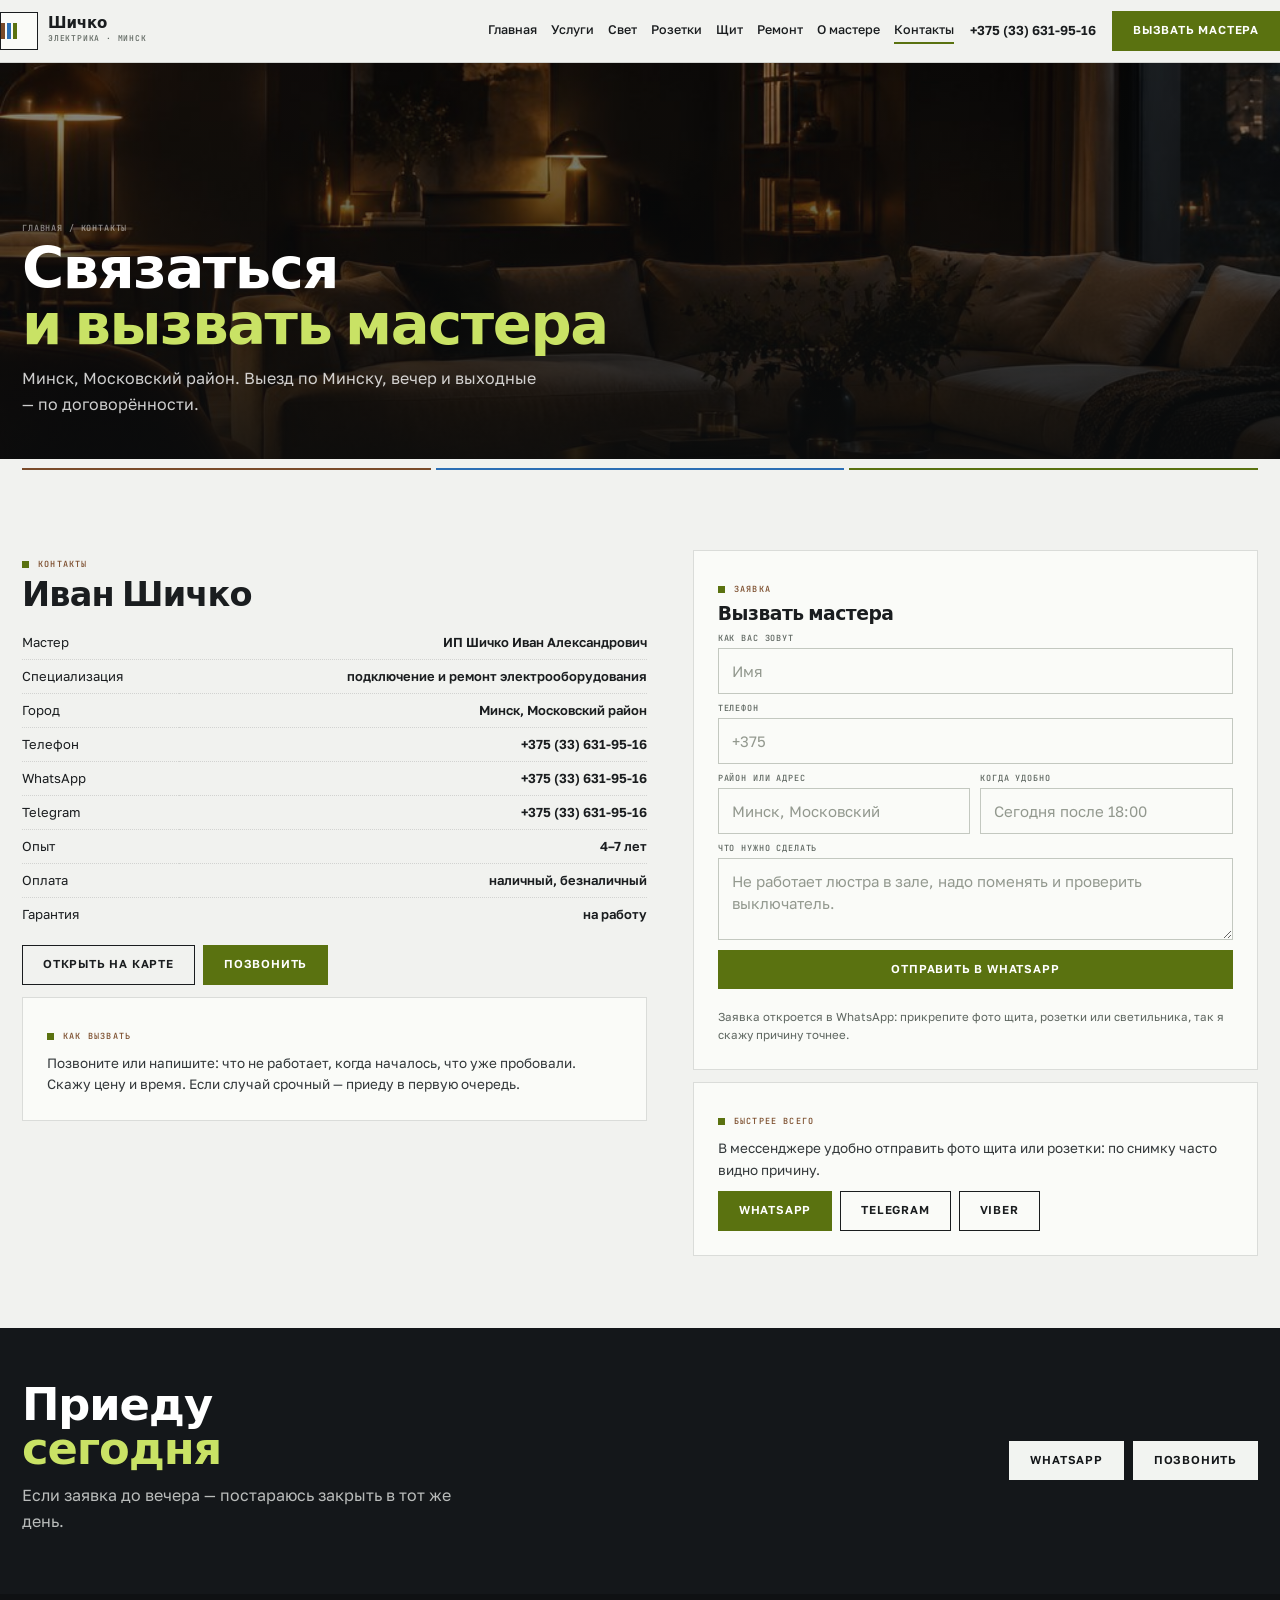
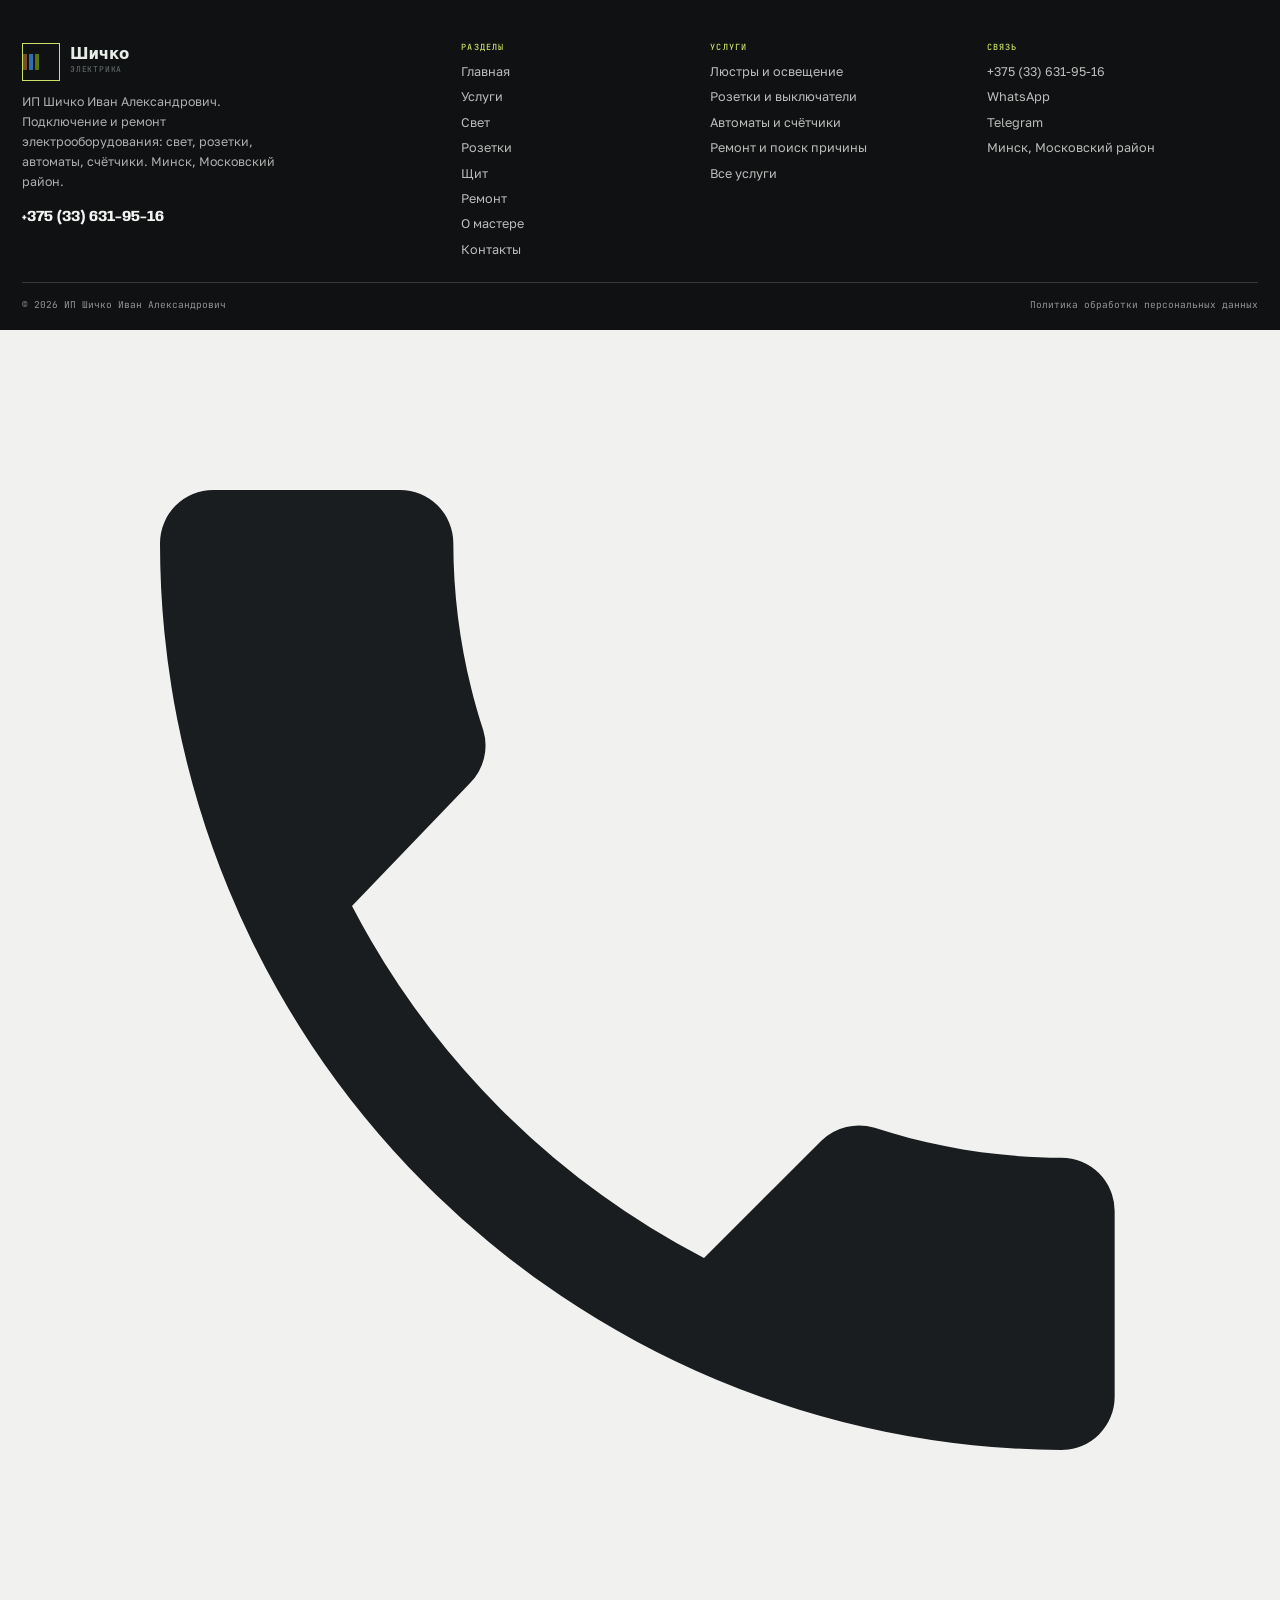
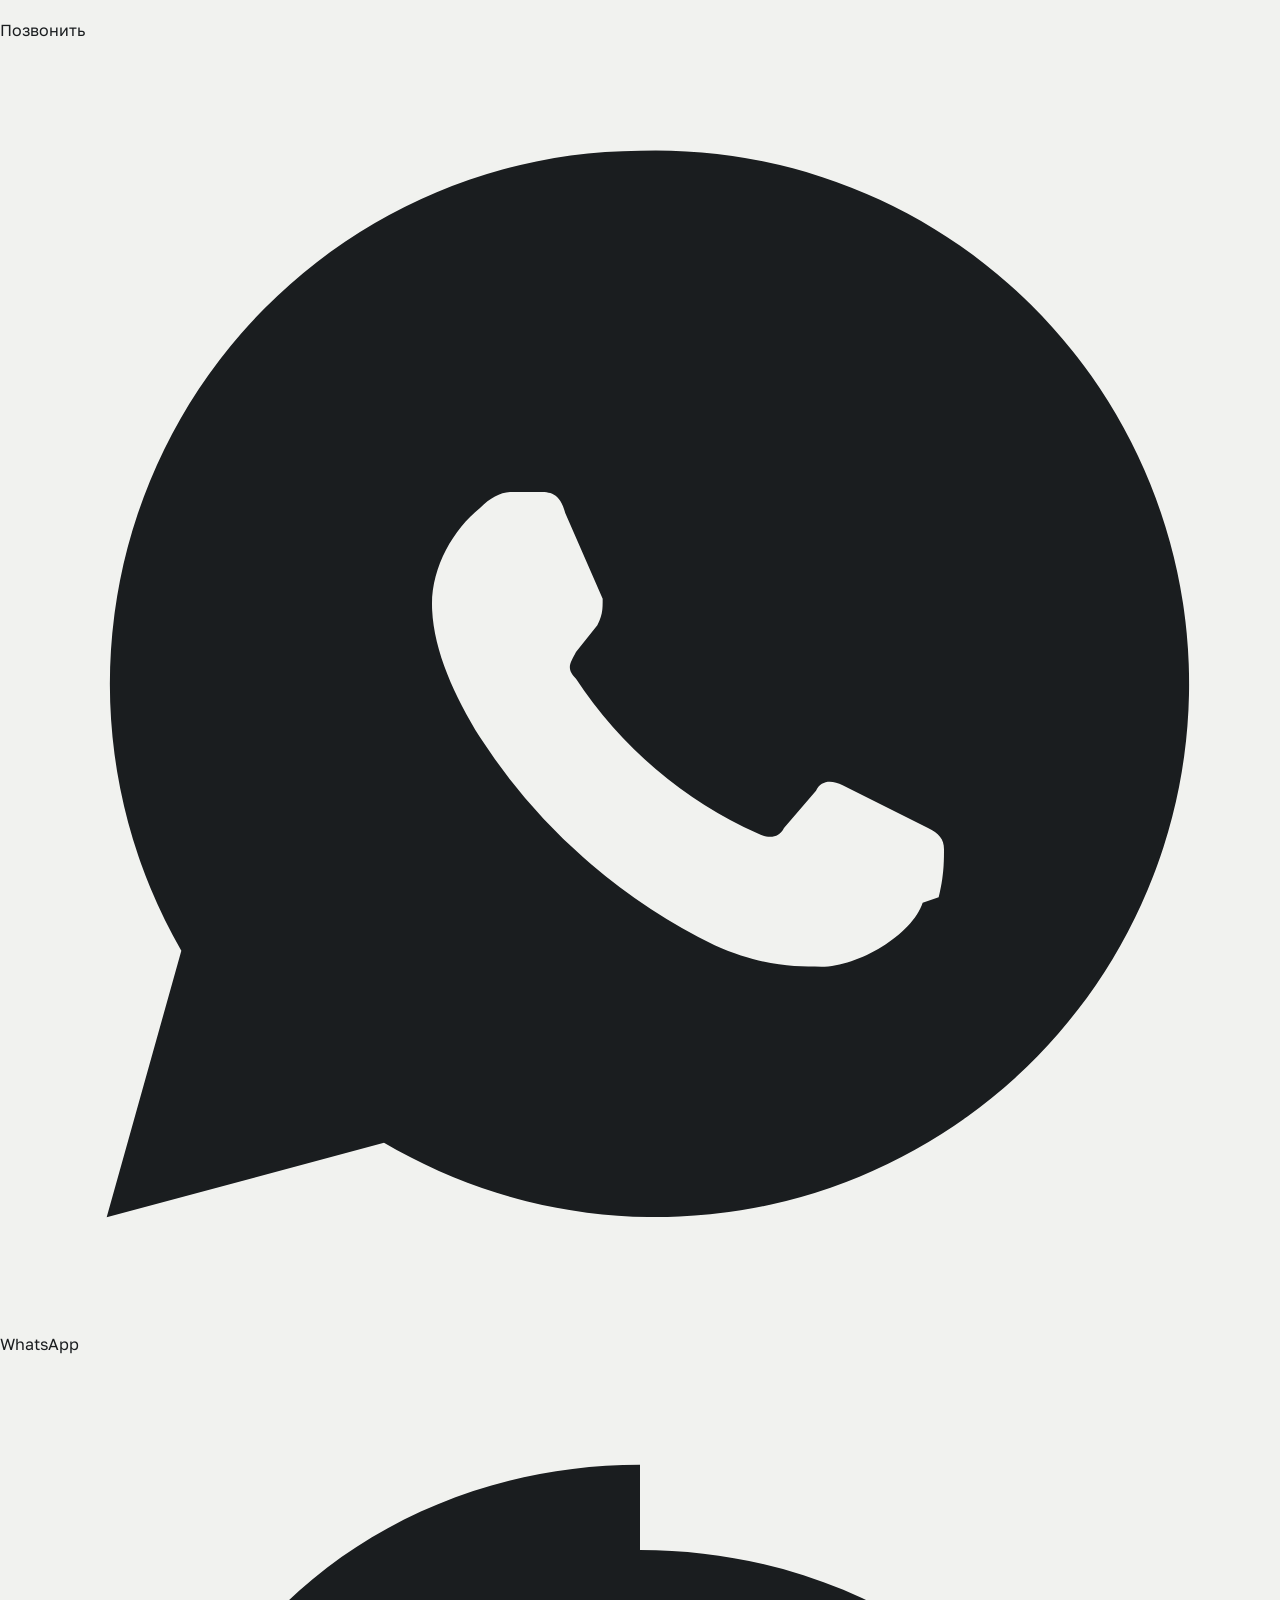
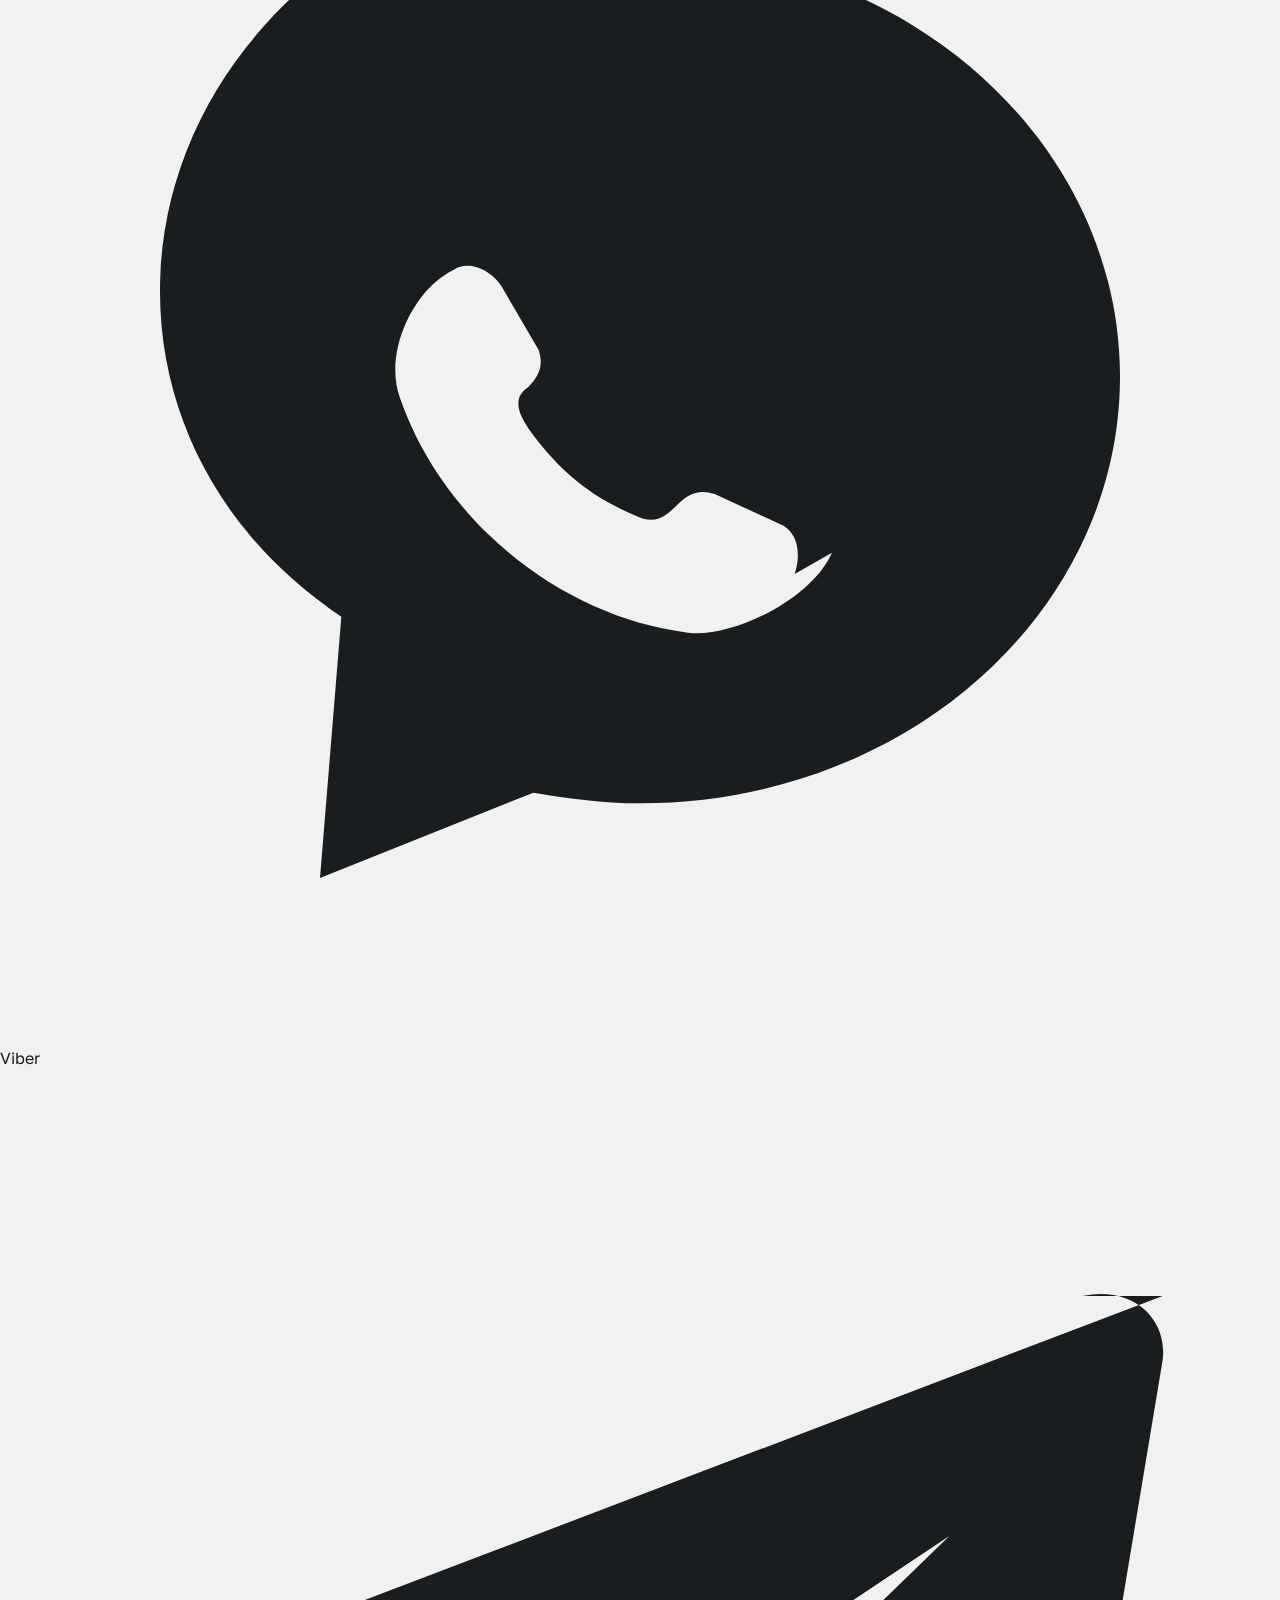
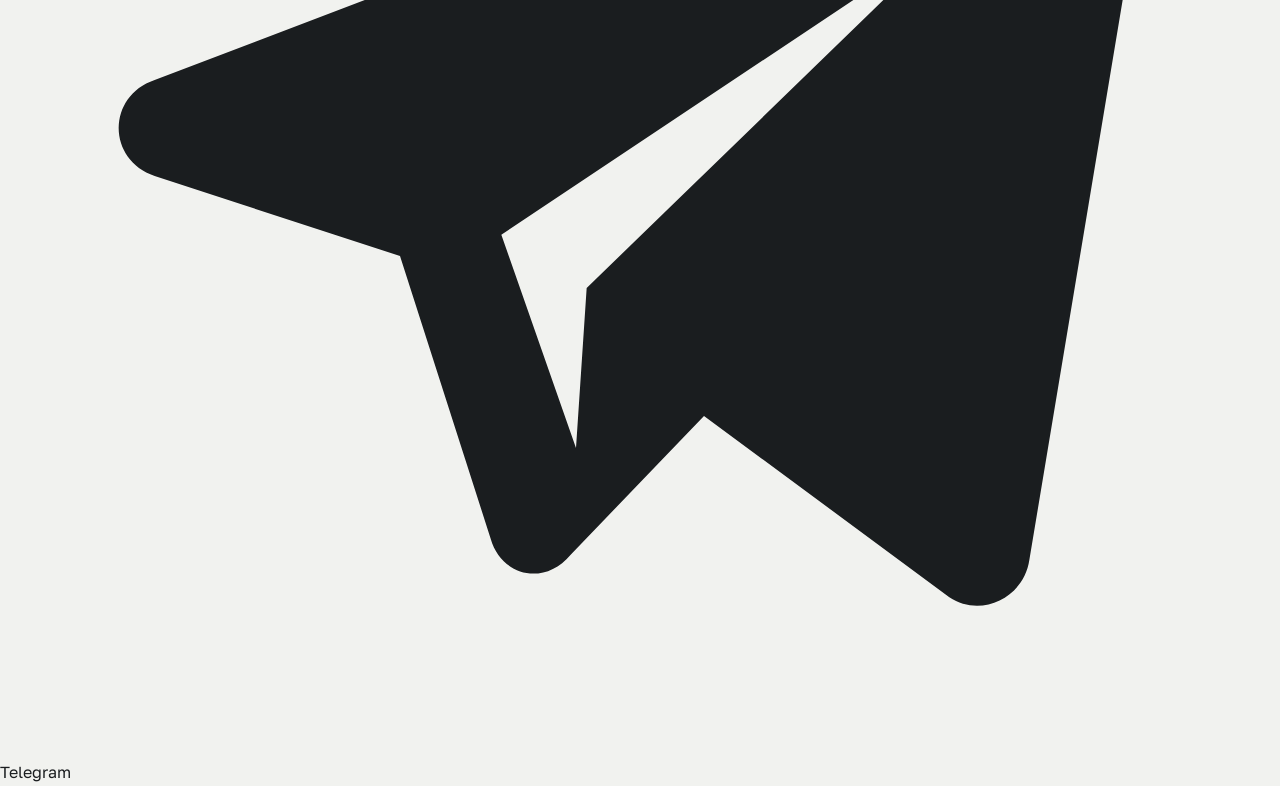
<file: kontakty.html>
<!DOCTYPE html>
<html lang="ru">
<head>
<meta charset="utf-8">
<meta name="viewport" content="width=device-width, initial-scale=1">
<title>Контакты: электрик в Минске | +375 (33) 631-95-16</title>
<meta name="description" content="Телефон +375 (33) 631-95-16. Минск, Московский район. Выезд в день заявки, вечер и выходные по договорённости.">
<meta property="og:title" content="Контакты: электрик в Минске | +375 (33) 631-95-16">
<meta property="og:description" content="Телефон +375 (33) 631-95-16. Минск, Московский район. Выезд в день заявки, вечер и выходные по договорённости.">
<meta property="og:type" content="website">
<meta name="theme-color" content="#F1F2EF">
<style>
:root{--bg:#F1F2EF;--bg2:#E6E8E3;--ink:#1A1D1F;--ink2:#2A2E31;--paper:#FAFBF8;
--phase:#7A4B2A;--neutral:#2C6FB5;--earth:#5A7210;--muted:#5E6660;--line:rgba(26,29,31,.14);
--d:'Anybody',system-ui,sans-serif;--b:'Golos Text',system-ui,sans-serif;--m:'JetBrains Mono',ui-monospace,monospace;
--pad:22px;--max:1300px}
*{box-sizing:border-box}html{-webkit-text-size-adjust:100%}body{margin:0;background:var(--bg);color:var(--ink);font:16px/1.62 var(--b);-webkit-font-smoothing:antialiased}
img{max-width:100%;display:block}h1,h2,h3{margin:0;font-family:var(--d);font-weight:700;line-height:.98;letter-spacing:-.025em}
a{color:inherit;text-decoration:none}[hidden]{display:none!important}
.wrap{width:100%;max-width:var(--max);margin:0 auto;padding:0 var(--pad)}
.header{position:sticky;top:0;z-index:40;background:rgba(241,242,239,.95);border-bottom:1px solid var(--line);backdrop-filter:blur(8px)}
.header__in{display:flex;align-items:center;gap:16px;padding:11px 0}
.logo{display:flex;align-items:center;gap:10px}
.logo__mark{width:38px;height:38px;border:1.5px solid var(--ink);display:grid;place-items:center;gap:2px;grid-template-columns:repeat(3,4px);align-content:center;background:var(--paper)}
.logo__mark i{display:block;width:4px;height:16px}
.logo__mark i:nth-child(1){background:var(--phase)}.logo__mark i:nth-child(2){background:var(--neutral)}.logo__mark i:nth-child(3){background:var(--earth)}
.logo__txt{display:flex;flex-direction:column;line-height:1.15}
.logo__txt b{font:700 15px/1 var(--d);letter-spacing:-.01em}
.logo__txt i{font:500 8px/1.5 var(--m);letter-spacing:.1em;text-transform:uppercase;color:var(--muted);font-style:normal}
.nav{display:flex;gap:14px;margin-left:auto;font:500 12.5px/1 var(--b)}
.nav a{padding:6px 0;border-bottom:2px solid transparent}
.nav a:hover,.nav a.is-on{border-color:var(--earth);color:var(--ink)}
.header__tel{font:600 13px/1 var(--b);white-space:nowrap}
.btn{display:inline-flex;align-items:center;justify-content:center;gap:8px;padding:13px 20px;font:600 11.5px/1 var(--b);letter-spacing:.07em;text-transform:uppercase;border:1px solid var(--earth);background:var(--earth);color:#fff;cursor:pointer;transition:.18s}
.btn:hover{background:#485C0C;border-color:#485C0C}
.btn--ink{background:var(--ink);border-color:var(--ink);color:#fff}
.btn--ink:hover{background:#000}
.btn--ghost{background:transparent;color:var(--ink);border-color:var(--ink)}
.btn--ghost:hover{background:var(--ink);color:#fff}
.burger{display:none;width:42px;height:36px;border:1px solid var(--ink);background:transparent;align-items:center;justify-content:center;flex-direction:column;gap:4px;cursor:pointer}
.burger i{display:block;width:16px;height:1px;background:var(--ink)}
.burger.is-close i:first-child{transform:rotate(45deg) translateY(3px)}
.burger.is-close i:last-child{transform:rotate(-45deg) translateY(-3px)}
.drawer{position:fixed;inset:0;z-index:90;background:rgba(18,21,22,.8);display:none}
.drawer[data-open]{display:block}
.drawer__in{position:absolute;inset:0 0 0 auto;width:min(400px,92vw);background:var(--bg);padding:18px;overflow-y:auto}
.drawer__top{display:flex;justify-content:space-between;align-items:center;margin-bottom:16px}
.drawer__nav{display:grid;font:700 21px/1 var(--d)}
.drawer__nav a{padding:13px 0;border-bottom:1px solid var(--line)}
.drawer__cta{width:100%;margin-top:16px}
.drawer__note{font-size:12px;color:var(--muted);margin-top:10px}
body.is-locked{overflow:hidden}
.hero{position:relative;min-height:min(94svh,820px);display:flex;align-items:flex-end;overflow:hidden;background:#0D0F10}
.hero__img{position:absolute;inset:0;width:100%;height:100%;object-fit:cover}
.hero::after{content:'';position:absolute;inset:0;background:linear-gradient(180deg,rgba(10,12,13,.5),rgba(10,12,13,.12) 42%,rgba(10,12,13,.84) 76%,#0D0F10 100%)}
.hero__in{position:relative;z-index:2;width:100%;padding:clamp(28px,4.6vw,58px) 0 clamp(14px,2vw,22px);color:#F4F6F3}
.hero h1{font-size:clamp(2rem,5.7vw,4.7rem);letter-spacing:-.035em;color:#fff}
.hero h1 em{font-style:normal;color:#C9E265}
.hero__lede{max-width:44ch;margin:14px 0 18px;color:rgba(244,246,243,.87)}
.hero__acts{display:flex;flex-wrap:wrap;gap:9px;margin-bottom:clamp(14px,2.2vw,26px)}
.hero__acts .btn--ghost{color:#fff;border-color:rgba(255,255,255,.6)}
.hero__acts .btn--ghost:hover{background:#fff;color:var(--ink)}
.hero__facts{display:grid;grid-template-columns:repeat(4,minmax(0,1fr));border-top:1px solid rgba(255,255,255,.28);gap:0 12px}
.hero__facts div{padding:11px 0 0}
.hero__facts b{display:block;font:700 clamp(.95rem,1.5vw,1.15rem)/1.2 var(--d)}
.hero__facts span{font:500 8.5px/1.5 var(--m);letter-spacing:.08em;text-transform:uppercase;color:#C9E265}
@media (max-width:1024px){.nav{display:none}.burger{display:flex}.header__tel{display:none}.hero__facts{grid-template-columns:1fr 1fr}}
@media (max-width:380px){.header .btn{display:none}}
</style>
<link rel="preconnect" href="https://fonts.googleapis.com">
<link rel="preconnect" href="https://fonts.gstatic.com" crossorigin>
<link href="https://fonts.googleapis.com/css2?family=Anybody:wght@600;700;800&family=Golos+Text:wght@400;500;600&family=JetBrains+Mono:wght@400;500&display=swap" rel="stylesheet">
<link rel="stylesheet" href="assets/css/style.v1.css">
<link rel="icon" href="assets/img/favicon.svg" type="image/svg+xml">
</head>
<body>
<header class="header"><div class="header__in wrap">
<a class="logo" href="index.html"><span class="logo__mark"><i></i><i></i><i></i></span><span class="logo__txt"><b>Шичко</b><i>электрика · Минск</i></span></a>
<nav class="nav" aria-label="Основное меню"><a href="index.html">Главная</a><a href="uslugi.html">Услуги</a><a href="svet.html">Свет</a><a href="tochki.html">Розетки</a><a href="schit.html">Щит</a><a href="remont.html">Ремонт</a><a href="o-mastere.html">О мастере</a><a href="kontakty.html" class="is-on">Контакты</a></nav>
<a class="header__tel" href="tel:+375336319516">+375 (33) 631-95-16</a>
<a class="btn" href="#zayavka">Вызвать мастера</a>
<button class="burger" type="button" aria-label="Меню" aria-expanded="false" aria-controls="drawer"><i></i><i></i><i></i></button>
</div></header>
<div class="drawer" id="drawer" role="dialog" aria-modal="true" aria-label="Меню" hidden>
<div class="drawer__in">
<div class="drawer__top">
<a class="logo" href="index.html"><span class="logo__mark"><i></i><i></i><i></i></span><span class="logo__txt"><b>Шичко</b><i>Минск</i></span></a>
<button class="burger is-close" type="button" data-close aria-label="Закрыть меню"><i></i><i></i></button>
</div>
<nav class="drawer__nav"><a href="index.html">Главная</a><a href="uslugi.html">Услуги</a><a href="svet.html">Свет</a><a href="tochki.html">Розетки</a><a href="schit.html">Щит</a><a href="remont.html">Ремонт</a><a href="o-mastere.html">О мастере</a><a href="kontakty.html">Контакты</a></nav>
<a class="btn drawer__cta" href="tel:+375336319516">Позвонить +375 (33) 631-95-16</a>
<p class="drawer__note">Подключение и замена люстр, розеток, выключателей, автоматов и счётчиков. Декоративное освещение, поиск неисправностей. Минск, Московский район. Опыт 4–7 лет, доступные цены.</p>
</div></div>
<main>
<section class="phero"><img src="assets/img/hero.jpg" alt="Свет" width="1536" height="1024">
<div class="phero__in"><div class="wrap"><div class="crumbs"><a href="index.html">Главная</a> / Контакты</div>
<h1>Связаться<br><em>и вызвать мастера</em></h1><p>Минск, Московский район. Выезд по Минску, вечер и выходные — по договорённости.</p></div></div></section>
<div class="cable" aria-hidden="true"><i></i><i></i><i></i></div>
<section class="section"><div class="wrap"><div class="two">
<div>
<p class="eyebrow">контакты</p>
<h2 class="h2" style="font-size:clamp(1.4rem,2.9vw,2.1rem);margin-bottom:12px">Иван Шичко</h2>
<table class="spec">
<tbody>
<tr><td>Мастер</td><td>ИП Шичко Иван Александрович</td></tr>
<tr><td>Специализация</td><td>подключение и ремонт электрооборудования</td></tr>
<tr><td>Город</td><td>Минск, Московский район</td></tr>
<tr><td>Телефон</td><td><a href="tel:+375336319516">+375 (33) 631-95-16</a></td></tr>
<tr><td>WhatsApp</td><td><a href="https://wa.me/375336319516" target="_blank" rel="noopener">+375 (33) 631-95-16</a></td></tr>
<tr><td>Telegram</td><td><a href="https://t.me/+375336319516" target="_blank" rel="noopener">+375 (33) 631-95-16</a></td></tr>
<tr><td>Опыт</td><td>4–7 лет</td></tr>
<tr><td>Оплата</td><td>наличный, безналичный</td></tr>
<tr><td>Гарантия</td><td>на работу</td></tr>
</tbody></table>
<div style="display:flex;gap:8px;flex-wrap:wrap;margin-top:14px"><a class="btn btn--ghost" href="https://yandex.by/maps/?text=%D0%9C%D0%B8%D0%BD%D1%81%D0%BA%20%D1%8D%D0%BB%D0%B5%D0%BA%D1%82%D1%80%D0%BE%D0%BC%D0%BE%D0%BD%D1%82%D0%B0%D0%B6%20%D0%A8%D0%B8%D1%87%D0%BA%D0%BE" target="_blank" rel="noopener">Открыть на карте</a><a class="btn" href="tel:+375336319516">Позвонить</a></div>
<div class="card" style="margin-top:12px"><p class="eyebrow">как вызвать</p>
<p style="margin:0;color:#33383A;font-size:13.5px">Позвоните или напишите: что не работает, когда началось, что уже пробовали. Скажу цену и время. Если случай срочный — приеду в первую очередь.</p></div>
</div>
<div><div class="card"><p class="eyebrow">заявка</p><h3 style="margin-bottom:10px">Вызвать мастера</h3><form class="form" id="lead">
<label>Как вас зовут<input type="text" id="lName" placeholder="Имя" required></label>
<label>Телефон<input type="tel" id="lTel" placeholder="+375" required></label>
<div class="row2"><label>Район или адрес<input type="text" id="lCity" placeholder="Минск, Московский"></label><label>Когда удобно<input type="text" id="lWhen" placeholder="Сегодня после 18:00"></label></div>
<label>Что нужно сделать<textarea id="lTask" placeholder="Не работает люстра в зале, надо поменять и проверить выключатель."></textarea></label>
<button class="btn" type="submit">Отправить в WhatsApp</button>
<p class="hint">Заявка откроется в WhatsApp: прикрепите фото щита, розетки или светильника, так я скажу причину точнее.</p>
</form></div>
<div class="card" style="margin-top:12px"><p class="eyebrow">быстрее всего</p>
<p style="margin:0 0 10px;color:#33383A;font-size:13.5px">В мессенджере удобно отправить фото щита или розетки: по снимку часто видно причину.</p>
<div style="display:flex;gap:8px;flex-wrap:wrap"><a class="btn" href="https://wa.me/375336319516" target="_blank" rel="noopener">WhatsApp</a><a class="btn btn--ghost" href="https://t.me/+375336319516" target="_blank" rel="noopener">Telegram</a><a class="btn btn--ghost" href="viber://chat?number=%2B375336319516">Viber</a></div></div>
</div>
</div></div></section>
<section class="cta"><div class="wrap cta__in"><div><h2>Приеду<br><em>сегодня</em></h2><p>Если заявка до вечера — постараюсь закрыть в тот же день.</p></div>
<div class="cta__acts"><a class="btn btn--light" href="https://wa.me/375336319516" target="_blank" rel="noopener">WhatsApp</a><a class="btn btn--light" href="tel:+375336319516">Позвонить</a></div></div></section>
</main>
<footer class="footer"><div class="wrap">
<div class="footer__top">
<div class="footer__about"><a class="logo logo--f" href="index.html"><span class="logo__mark"><i></i><i></i><i></i></span><span class="logo__txt"><b>Шичко</b><i>электрика</i></span></a>
<p>ИП Шичко Иван Александрович. Подключение и ремонт электрооборудования: свет, розетки, автоматы, счётчики. Минск, Московский район.</p>
<a class="footer__tel" href="tel:+375336319516">+375 (33) 631-95-16</a>
</div>
<div><h4>Разделы</h4><ul><li><a href="index.html">Главная</a></li><li><a href="uslugi.html">Услуги</a></li><li><a href="svet.html">Свет</a></li><li><a href="tochki.html">Розетки</a></li><li><a href="schit.html">Щит</a></li><li><a href="remont.html">Ремонт</a></li><li><a href="o-mastere.html">О мастере</a></li><li><a href="kontakty.html">Контакты</a></li></ul></div>
<div><h4>Услуги</h4><ul><li><a href="svet.html">Люстры и освещение</a></li><li><a href="tochki.html">Розетки и выключатели</a></li><li><a href="schit.html">Автоматы и счётчики</a></li><li><a href="remont.html">Ремонт и поиск причины</a></li><li><a href="uslugi.html">Все услуги</a></li></ul></div>
<div><h4>Связь</h4><ul><li><a href="tel:+375336319516">+375 (33) 631-95-16</a></li><li><a href="https://wa.me/375336319516" target="_blank" rel="noopener">WhatsApp</a></li><li><a href="https://t.me/+375336319516" target="_blank" rel="noopener">Telegram</a></li><li><a href="https://yandex.by/maps/?text=%D0%9C%D0%B8%D0%BD%D1%81%D0%BA%20%D1%8D%D0%BB%D0%B5%D0%BA%D1%82%D1%80%D0%BE%D0%BC%D0%BE%D0%BD%D1%82%D0%B0%D0%B6%20%D0%A8%D0%B8%D1%87%D0%BA%D0%BE" target="_blank" rel="noopener">Минск, Московский район</a></li></ul></div>
</div>
<div class="footer__bottom"><span>© <span id="yr">2026</span> ИП Шичко Иван Александрович</span>
<span><a href="politika.html">Политика обработки персональных данных</a></span></div>
</div></footer>
<div class="mbar" role="navigation" aria-label="Быстрая связь">
<a href="tel:+375336319516"><svg viewBox="0 0 24 24" fill="currentColor" aria-hidden="true"><path d="M6.6 10.8a15.5 15.5 0 0 0 6.6 6.6l2.2-2.2a1 1 0 0 1 1-.24c1.1.36 2.3.56 3.5.56a1 1 0 0 1 1 1V20a1 1 0 0 1-1 1A17 17 0 0 1 3 4a1 1 0 0 1 1-1h3.5a1 1 0 0 1 1 1c0 1.2.2 2.4.56 3.5a1 1 0 0 1-.25 1z"/></svg>Позвонить</a>
<a href="https://wa.me/375336319516" target="_blank" rel="noopener"><svg viewBox="0 0 24 24" fill="currentColor" aria-hidden="true"><path d="M12 2a10 10 0 0 0-8.6 15L2 22l5.2-1.4A10 10 0 1 0 12 2m5.3 14.1c-.2.6-1.2 1.2-1.9 1.2-.5 0-1.1 0-2-.4a11 11 0 0 1-4.4-3.9c-.5-.8-.9-1.7-.9-2.5 0-.7.4-1.4.9-1.8.2-.2.4-.3.6-.3h.5c.2 0 .4 0 .5.4l.7 1.6c0 .2 0 .3-.1.5l-.4.5c-.1.2-.2.3 0 .5a8 8 0 0 0 3.4 2.9c.2.1.4.1.5-.1l.6-.7c.1-.2.3-.2.5-.1l1.6.8c.2.1.3.2.3.4s0 .5-.1.9"/></svg>WhatsApp</a>
<a href="viber://chat?number=%2B375336319516"><svg viewBox="0 0 24 24" fill="currentColor" aria-hidden="true"><path d="M12 2C7 2 3 5.6 3 10c0 2.5 1.3 4.7 3.4 6.1L6 21l4-1.6c.6.1 1.3.2 2 .2 5 0 9-3.6 9-8s-4-8-9-8m3.6 11.3c-.4.9-1.9 1.6-2.7 1.5-2.4-.3-4.6-2.1-5.4-4.4-.3-.8.2-2 1-2.4.3-.2.7 0 .9.3l.7 1.2c.1.3 0 .5-.2.7-.3.2-.2.5.1.9.6.8 1.2 1.2 1.9 1.5.4.2.6 0 .8-.2s.4-.3.7-.2l1.3.6c.3.2.3.6.2.9"/></svg>Viber</a>
<a href="https://t.me/+375336319516" target="_blank" rel="noopener"><svg viewBox="0 0 24 24" fill="currentColor" aria-hidden="true"><path d="M21.8 4.2 2.9 11.4c-.9.3-.9 1.5 0 1.8l4.6 1.5 1.7 5.3c.2.7 1 .9 1.5.3l2.5-2.6 4.6 3.4c.6.4 1.4 0 1.5-.7l2.5-15c.1-.8-.6-1.4-1.5-1.2M9.4 14.3l8.4-5.6-6.8 6.6-.2 3z"/></svg>Telegram</a>
</div>
<script src="assets/js/main.v1.js"></script>
</body>
</html>
</file>
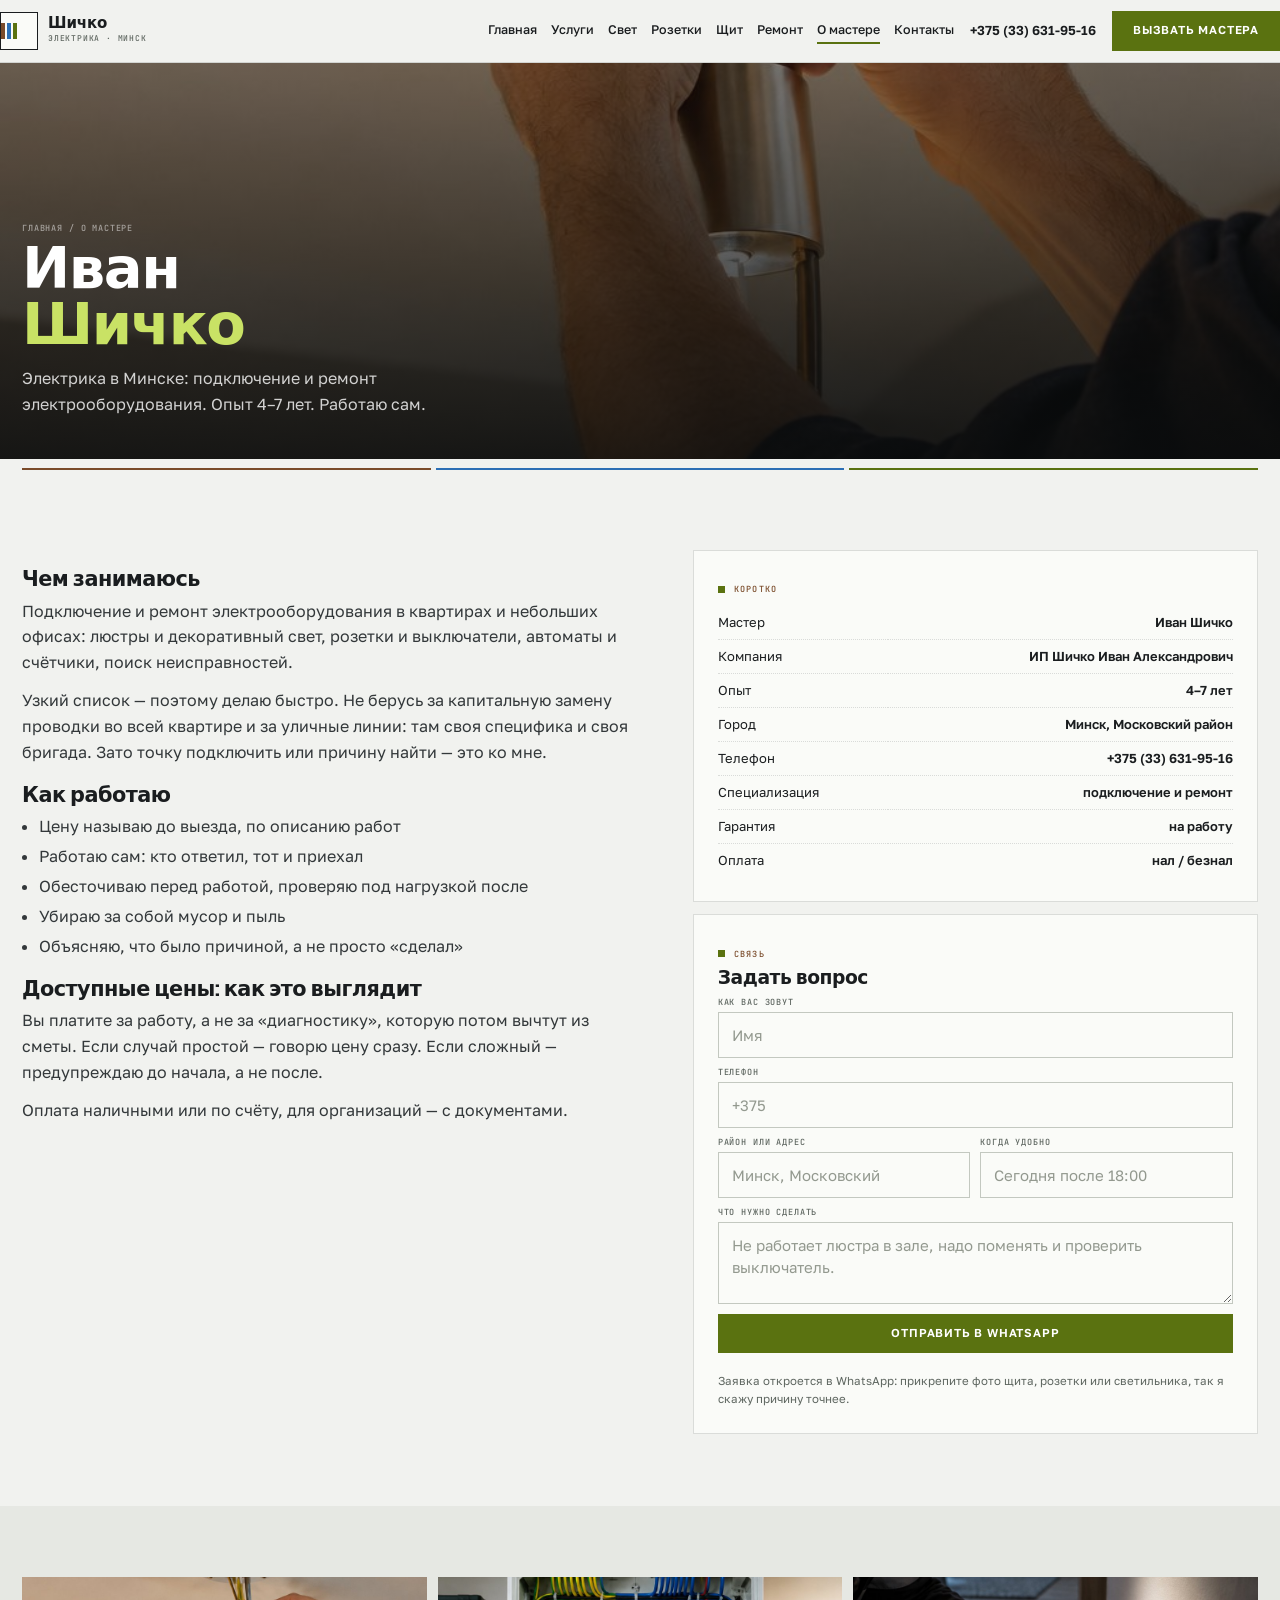
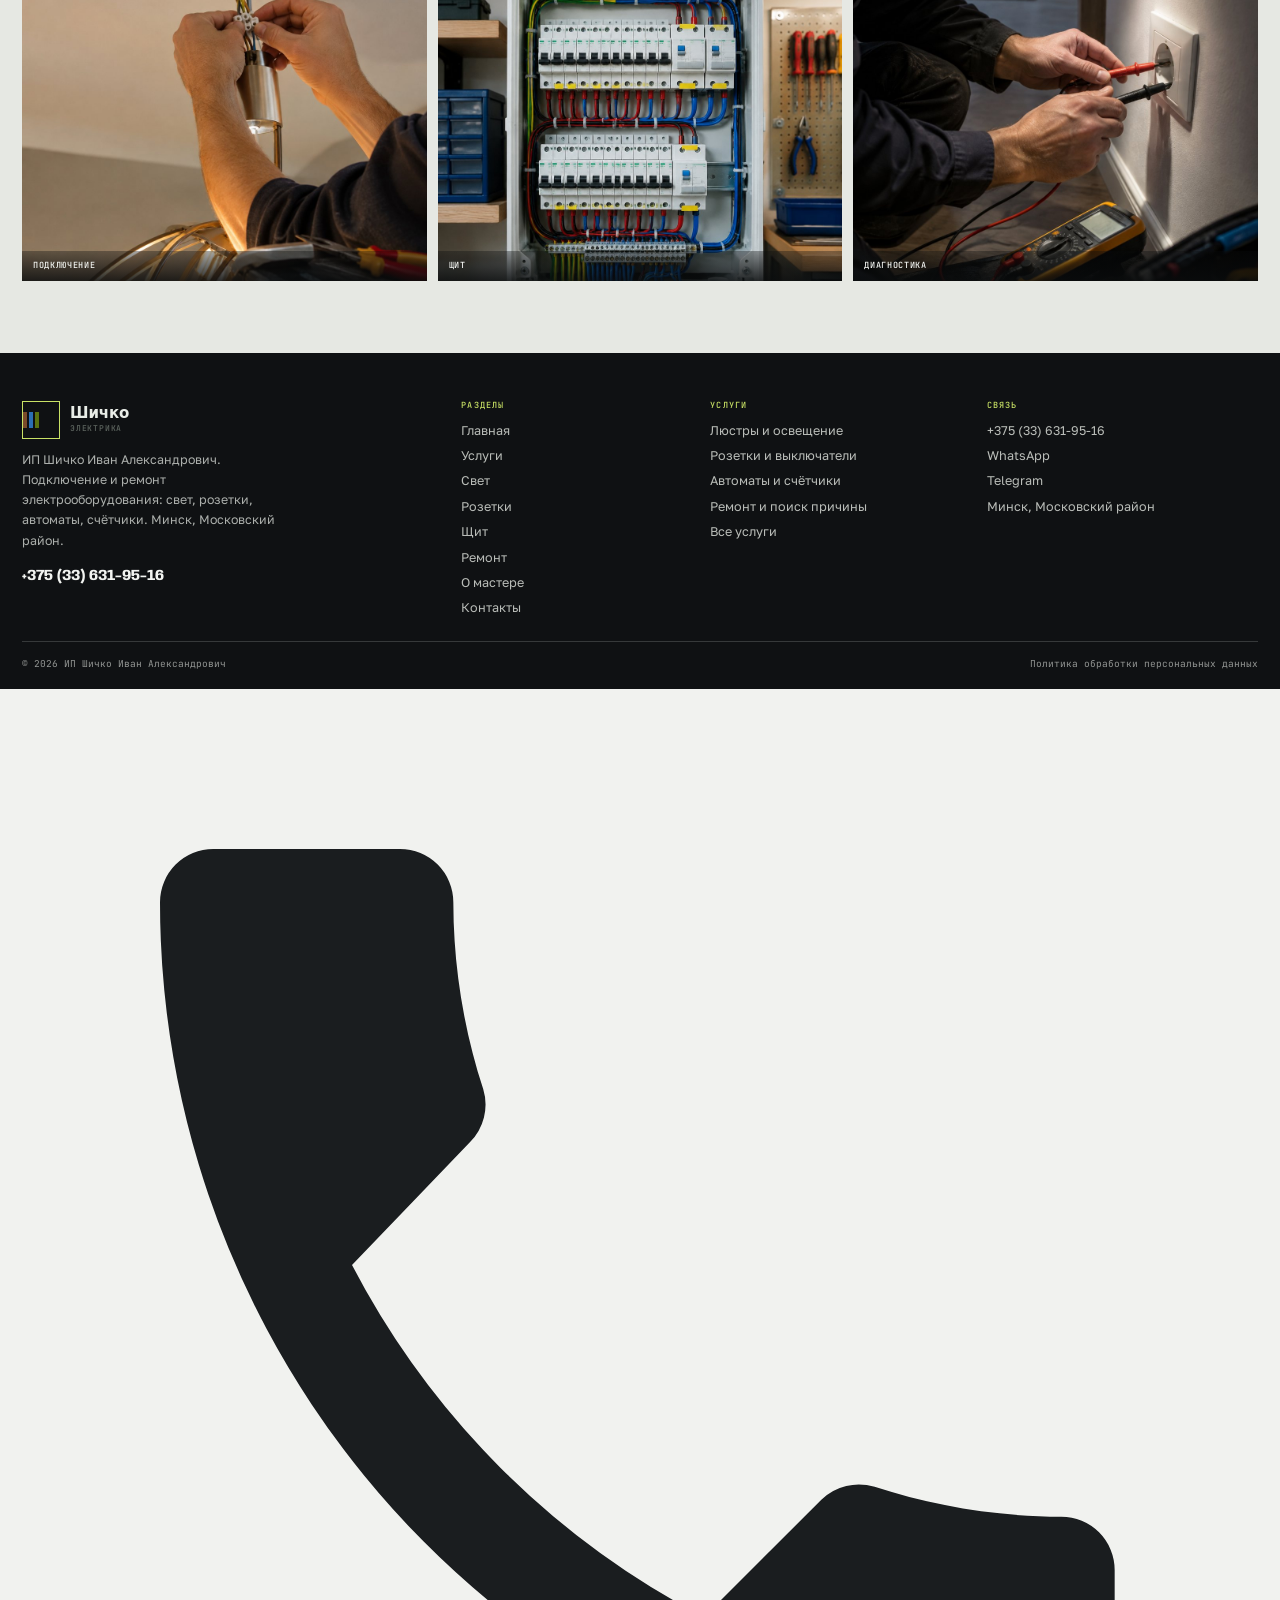
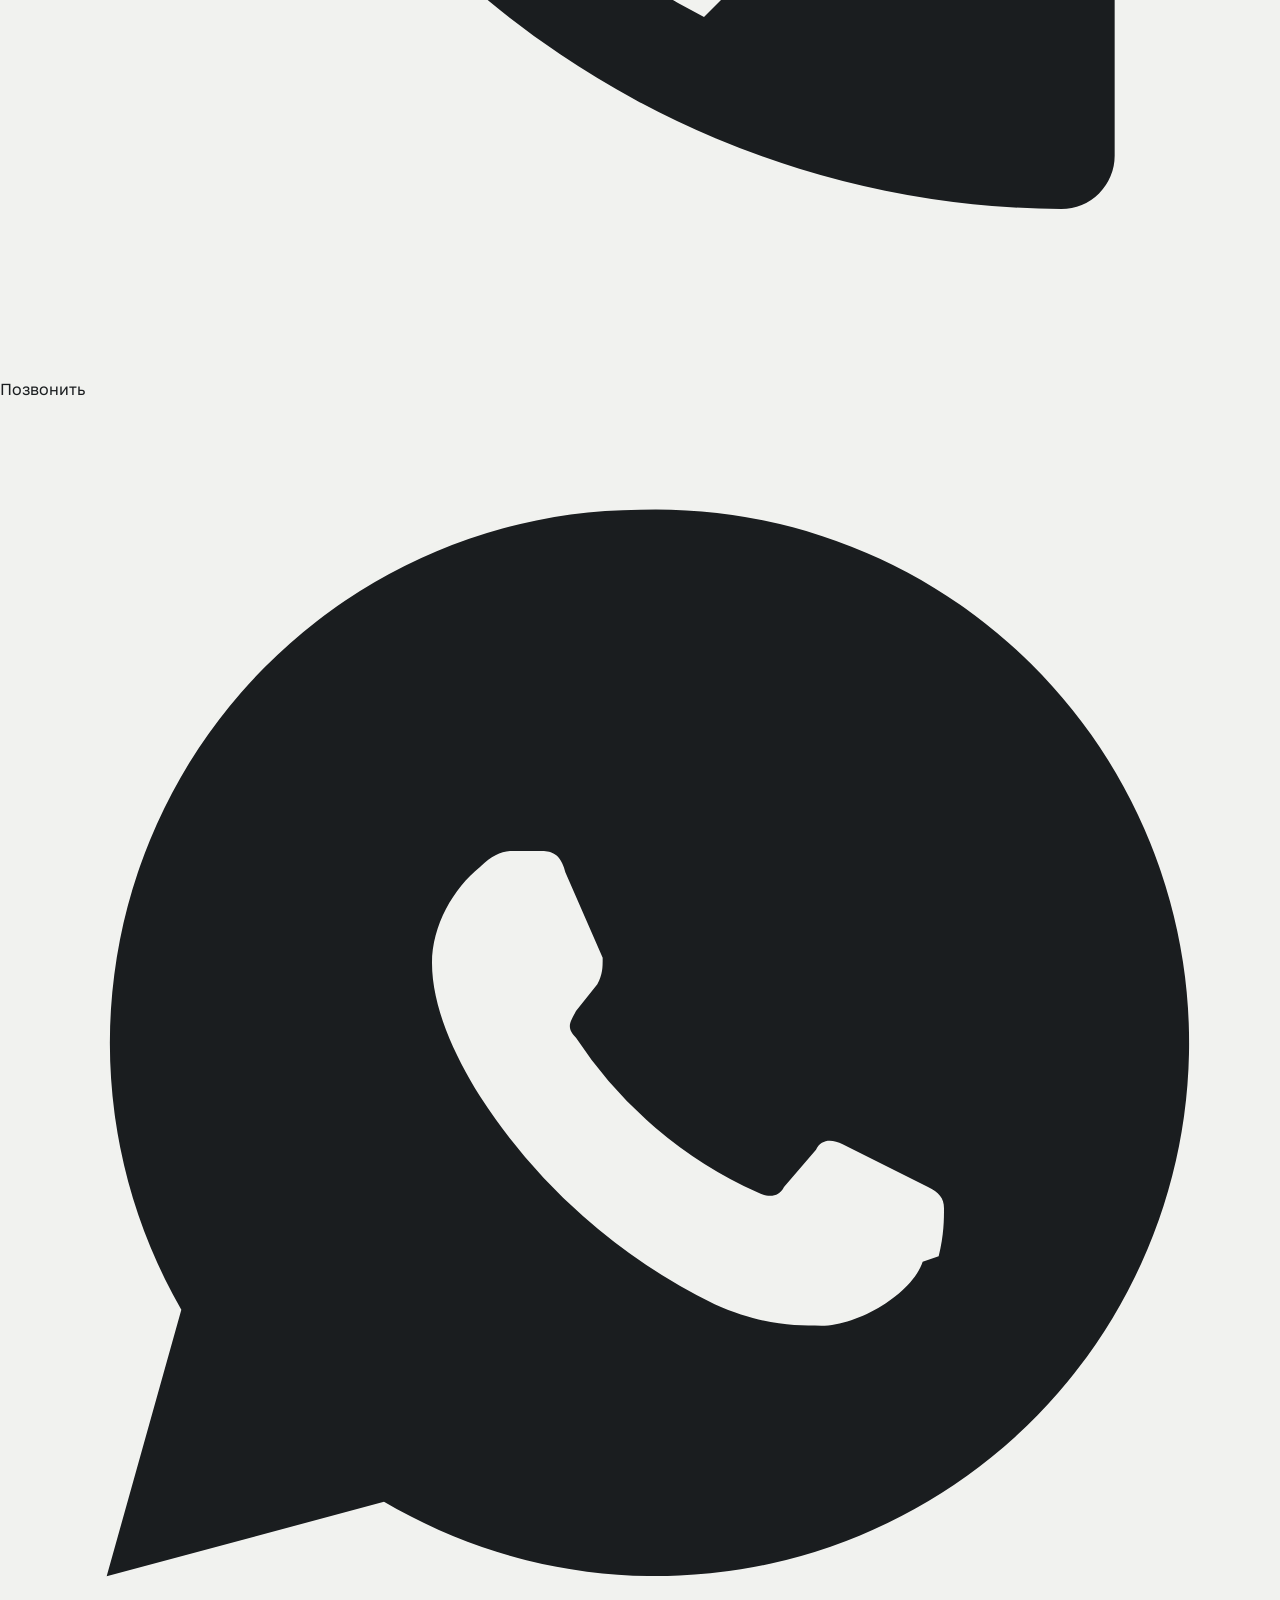
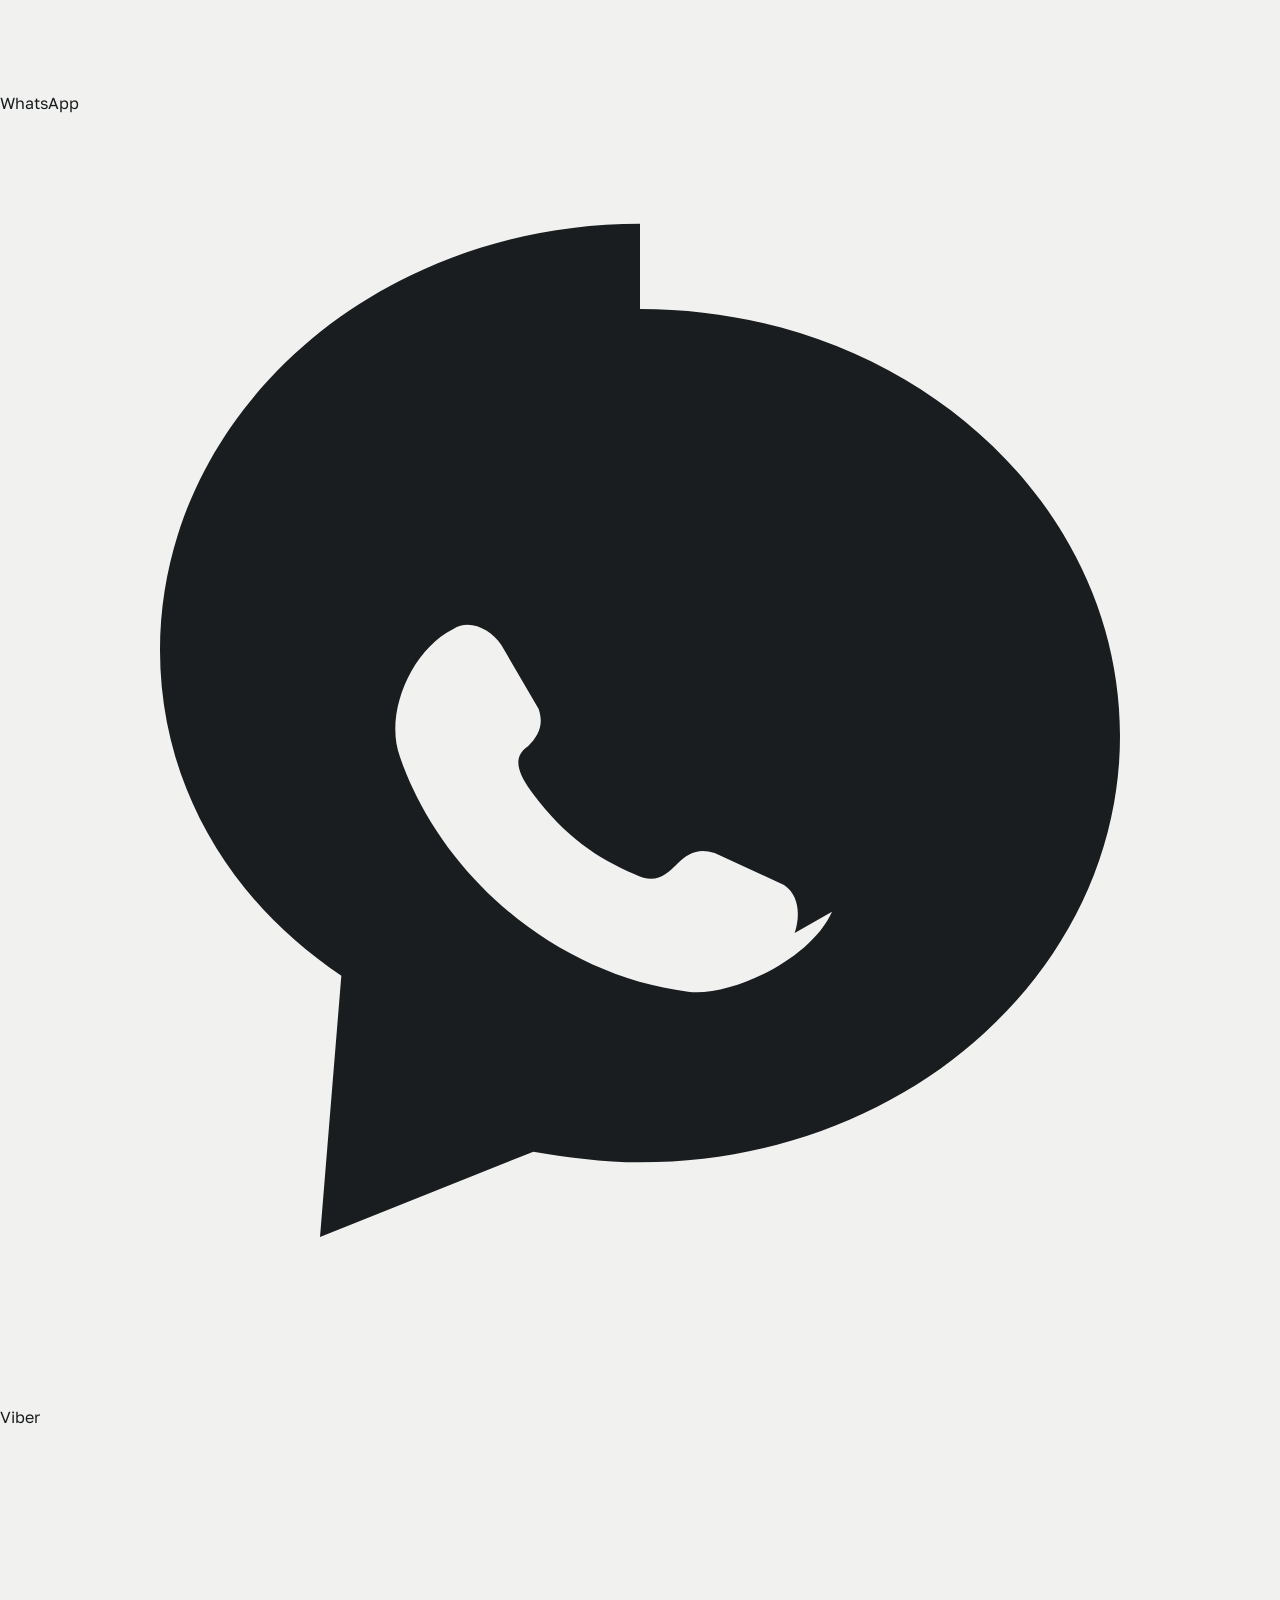
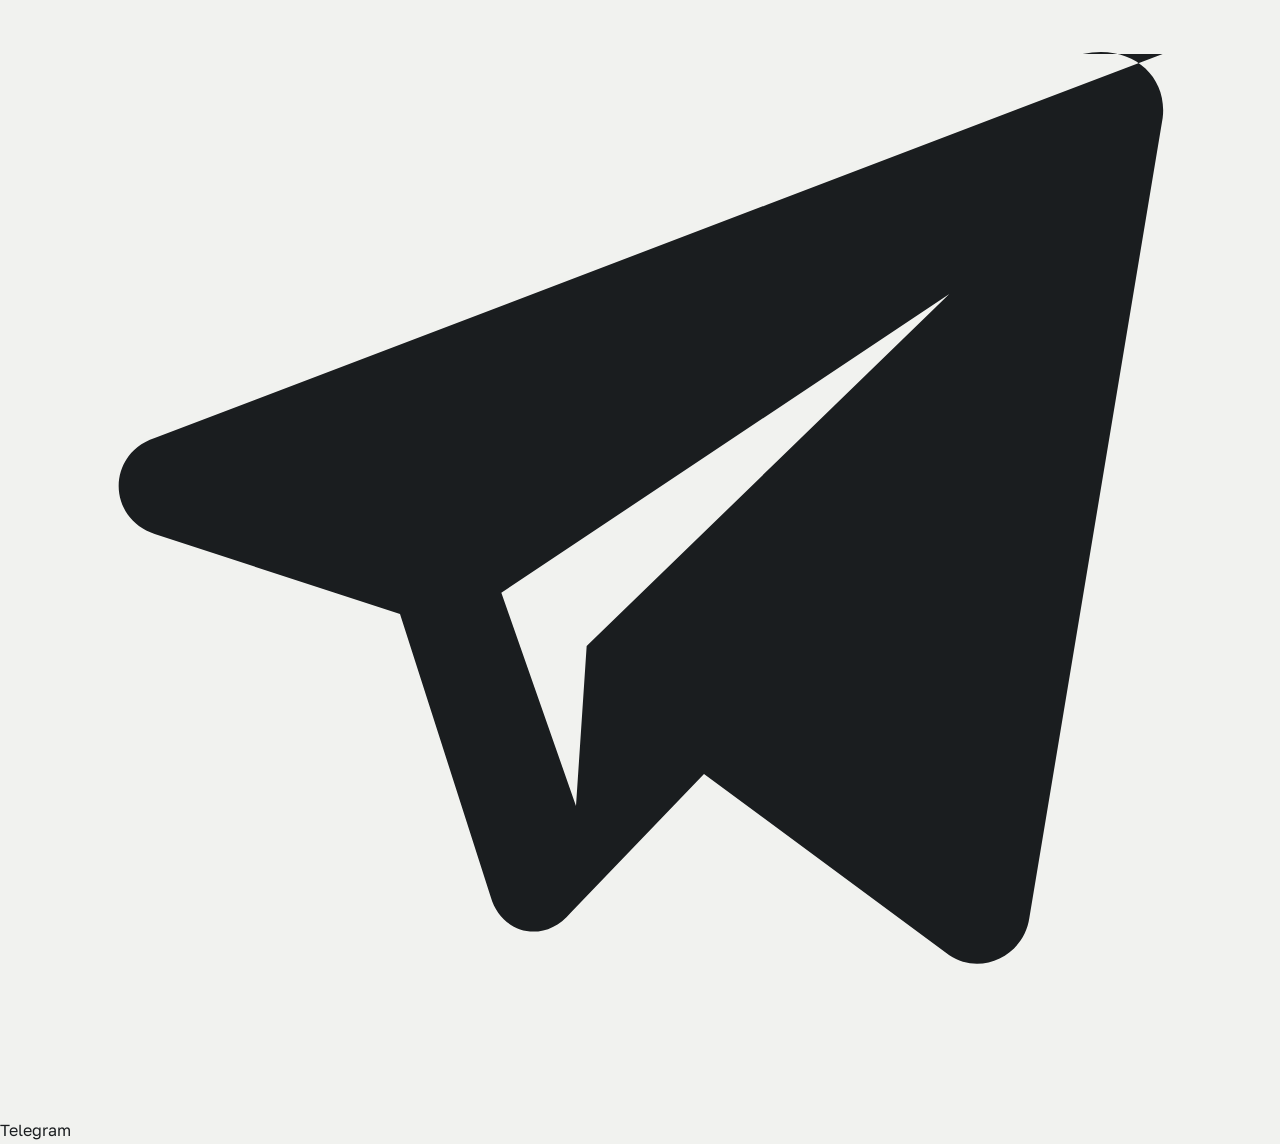
<file: o-mastere.html>
<!DOCTYPE html>
<html lang="ru">
<head>
<meta charset="utf-8">
<meta name="viewport" content="width=device-width, initial-scale=1">
<title>О мастере: Иван Шичко, электрик, Минск</title>
<meta name="description" content="ИП Шичко Иван Александрович: подключение и ремонт электрооборудования, опыт 4–7 лет, гарантия на работу. Минск, Московский район.">
<meta property="og:title" content="О мастере: Иван Шичко, электрик, Минск">
<meta property="og:description" content="ИП Шичко Иван Александрович: подключение и ремонт электрооборудования, опыт 4–7 лет, гарантия на работу. Минск, Московский район.">
<meta property="og:type" content="website">
<meta name="theme-color" content="#F1F2EF">
<style>
:root{--bg:#F1F2EF;--bg2:#E6E8E3;--ink:#1A1D1F;--ink2:#2A2E31;--paper:#FAFBF8;
--phase:#7A4B2A;--neutral:#2C6FB5;--earth:#5A7210;--muted:#5E6660;--line:rgba(26,29,31,.14);
--d:'Anybody',system-ui,sans-serif;--b:'Golos Text',system-ui,sans-serif;--m:'JetBrains Mono',ui-monospace,monospace;
--pad:22px;--max:1300px}
*{box-sizing:border-box}html{-webkit-text-size-adjust:100%}body{margin:0;background:var(--bg);color:var(--ink);font:16px/1.62 var(--b);-webkit-font-smoothing:antialiased}
img{max-width:100%;display:block}h1,h2,h3{margin:0;font-family:var(--d);font-weight:700;line-height:.98;letter-spacing:-.025em}
a{color:inherit;text-decoration:none}[hidden]{display:none!important}
.wrap{width:100%;max-width:var(--max);margin:0 auto;padding:0 var(--pad)}
.header{position:sticky;top:0;z-index:40;background:rgba(241,242,239,.95);border-bottom:1px solid var(--line);backdrop-filter:blur(8px)}
.header__in{display:flex;align-items:center;gap:16px;padding:11px 0}
.logo{display:flex;align-items:center;gap:10px}
.logo__mark{width:38px;height:38px;border:1.5px solid var(--ink);display:grid;place-items:center;gap:2px;grid-template-columns:repeat(3,4px);align-content:center;background:var(--paper)}
.logo__mark i{display:block;width:4px;height:16px}
.logo__mark i:nth-child(1){background:var(--phase)}.logo__mark i:nth-child(2){background:var(--neutral)}.logo__mark i:nth-child(3){background:var(--earth)}
.logo__txt{display:flex;flex-direction:column;line-height:1.15}
.logo__txt b{font:700 15px/1 var(--d);letter-spacing:-.01em}
.logo__txt i{font:500 8px/1.5 var(--m);letter-spacing:.1em;text-transform:uppercase;color:var(--muted);font-style:normal}
.nav{display:flex;gap:14px;margin-left:auto;font:500 12.5px/1 var(--b)}
.nav a{padding:6px 0;border-bottom:2px solid transparent}
.nav a:hover,.nav a.is-on{border-color:var(--earth);color:var(--ink)}
.header__tel{font:600 13px/1 var(--b);white-space:nowrap}
.btn{display:inline-flex;align-items:center;justify-content:center;gap:8px;padding:13px 20px;font:600 11.5px/1 var(--b);letter-spacing:.07em;text-transform:uppercase;border:1px solid var(--earth);background:var(--earth);color:#fff;cursor:pointer;transition:.18s}
.btn:hover{background:#485C0C;border-color:#485C0C}
.btn--ink{background:var(--ink);border-color:var(--ink);color:#fff}
.btn--ink:hover{background:#000}
.btn--ghost{background:transparent;color:var(--ink);border-color:var(--ink)}
.btn--ghost:hover{background:var(--ink);color:#fff}
.burger{display:none;width:42px;height:36px;border:1px solid var(--ink);background:transparent;align-items:center;justify-content:center;flex-direction:column;gap:4px;cursor:pointer}
.burger i{display:block;width:16px;height:1px;background:var(--ink)}
.burger.is-close i:first-child{transform:rotate(45deg) translateY(3px)}
.burger.is-close i:last-child{transform:rotate(-45deg) translateY(-3px)}
.drawer{position:fixed;inset:0;z-index:90;background:rgba(18,21,22,.8);display:none}
.drawer[data-open]{display:block}
.drawer__in{position:absolute;inset:0 0 0 auto;width:min(400px,92vw);background:var(--bg);padding:18px;overflow-y:auto}
.drawer__top{display:flex;justify-content:space-between;align-items:center;margin-bottom:16px}
.drawer__nav{display:grid;font:700 21px/1 var(--d)}
.drawer__nav a{padding:13px 0;border-bottom:1px solid var(--line)}
.drawer__cta{width:100%;margin-top:16px}
.drawer__note{font-size:12px;color:var(--muted);margin-top:10px}
body.is-locked{overflow:hidden}
.hero{position:relative;min-height:min(94svh,820px);display:flex;align-items:flex-end;overflow:hidden;background:#0D0F10}
.hero__img{position:absolute;inset:0;width:100%;height:100%;object-fit:cover}
.hero::after{content:'';position:absolute;inset:0;background:linear-gradient(180deg,rgba(10,12,13,.5),rgba(10,12,13,.12) 42%,rgba(10,12,13,.84) 76%,#0D0F10 100%)}
.hero__in{position:relative;z-index:2;width:100%;padding:clamp(28px,4.6vw,58px) 0 clamp(14px,2vw,22px);color:#F4F6F3}
.hero h1{font-size:clamp(2rem,5.7vw,4.7rem);letter-spacing:-.035em;color:#fff}
.hero h1 em{font-style:normal;color:#C9E265}
.hero__lede{max-width:44ch;margin:14px 0 18px;color:rgba(244,246,243,.87)}
.hero__acts{display:flex;flex-wrap:wrap;gap:9px;margin-bottom:clamp(14px,2.2vw,26px)}
.hero__acts .btn--ghost{color:#fff;border-color:rgba(255,255,255,.6)}
.hero__acts .btn--ghost:hover{background:#fff;color:var(--ink)}
.hero__facts{display:grid;grid-template-columns:repeat(4,minmax(0,1fr));border-top:1px solid rgba(255,255,255,.28);gap:0 12px}
.hero__facts div{padding:11px 0 0}
.hero__facts b{display:block;font:700 clamp(.95rem,1.5vw,1.15rem)/1.2 var(--d)}
.hero__facts span{font:500 8.5px/1.5 var(--m);letter-spacing:.08em;text-transform:uppercase;color:#C9E265}
@media (max-width:1024px){.nav{display:none}.burger{display:flex}.header__tel{display:none}.hero__facts{grid-template-columns:1fr 1fr}}
@media (max-width:380px){.header .btn{display:none}}
</style>
<link rel="preconnect" href="https://fonts.googleapis.com">
<link rel="preconnect" href="https://fonts.gstatic.com" crossorigin>
<link href="https://fonts.googleapis.com/css2?family=Anybody:wght@600;700;800&family=Golos+Text:wght@400;500;600&family=JetBrains+Mono:wght@400;500&display=swap" rel="stylesheet">
<link rel="stylesheet" href="assets/css/style.v1.css">
<link rel="icon" href="assets/img/favicon.svg" type="image/svg+xml">
</head>
<body>
<header class="header"><div class="header__in wrap">
<a class="logo" href="index.html"><span class="logo__mark"><i></i><i></i><i></i></span><span class="logo__txt"><b>Шичко</b><i>электрика · Минск</i></span></a>
<nav class="nav" aria-label="Основное меню"><a href="index.html">Главная</a><a href="uslugi.html">Услуги</a><a href="svet.html">Свет</a><a href="tochki.html">Розетки</a><a href="schit.html">Щит</a><a href="remont.html">Ремонт</a><a href="o-mastere.html" class="is-on">О мастере</a><a href="kontakty.html">Контакты</a></nav>
<a class="header__tel" href="tel:+375336319516">+375 (33) 631-95-16</a>
<a class="btn" href="#zayavka">Вызвать мастера</a>
<button class="burger" type="button" aria-label="Меню" aria-expanded="false" aria-controls="drawer"><i></i><i></i><i></i></button>
</div></header>
<div class="drawer" id="drawer" role="dialog" aria-modal="true" aria-label="Меню" hidden>
<div class="drawer__in">
<div class="drawer__top">
<a class="logo" href="index.html"><span class="logo__mark"><i></i><i></i><i></i></span><span class="logo__txt"><b>Шичко</b><i>Минск</i></span></a>
<button class="burger is-close" type="button" data-close aria-label="Закрыть меню"><i></i><i></i></button>
</div>
<nav class="drawer__nav"><a href="index.html">Главная</a><a href="uslugi.html">Услуги</a><a href="svet.html">Свет</a><a href="tochki.html">Розетки</a><a href="schit.html">Щит</a><a href="remont.html">Ремонт</a><a href="o-mastere.html">О мастере</a><a href="kontakty.html">Контакты</a></nav>
<a class="btn drawer__cta" href="tel:+375336319516">Позвонить +375 (33) 631-95-16</a>
<p class="drawer__note">Подключение и замена люстр, розеток, выключателей, автоматов и счётчиков. Декоративное освещение, поиск неисправностей. Минск, Московский район. Опыт 4–7 лет, доступные цены.</p>
</div></div>
<main>
<section class="phero"><img src="assets/img/chandelier.jpg" alt="Работа" width="1024" height="1024">
<div class="phero__in"><div class="wrap"><div class="crumbs"><a href="index.html">Главная</a> / О мастере</div>
<h1>Иван<br><em>Шичко</em></h1><p>Электрика в Минске: подключение и ремонт электрооборудования. Опыт 4–7 лет. Работаю сам.</p></div></div></section>
<div class="cable" aria-hidden="true"><i></i><i></i><i></i></div>
<section class="section"><div class="wrap"><div class="two">
<div class="prose">
<h3>Чем занимаюсь</h3>
<p>Подключение и ремонт электрооборудования в квартирах и небольших офисах: люстры и декоративный свет, розетки и выключатели, автоматы и счётчики, поиск неисправностей.</p>
<p>Узкий список — поэтому делаю быстро. Не берусь за капитальную замену проводки во всей квартире и за уличные линии: там своя специфика и своя бригада. Зато точку подключить или причину найти — это ко мне.</p>
<h3>Как работаю</h3>
<ul>
<li>Цену называю до выезда, по описанию работ</li>
<li>Работаю сам: кто ответил, тот и приехал</li>
<li>Обесточиваю перед работой, проверяю под нагрузкой после</li>
<li>Убираю за собой мусор и пыль</li>
<li>Объясняю, что было причиной, а не просто «сделал»</li>
</ul>
<h3>Доступные цены: как это выглядит</h3>
<p>Вы платите за работу, а не за «диагностику», которую потом вычтут из сметы. Если случай простой — говорю цену сразу. Если сложный — предупреждаю до начала, а не после.</p>
<p>Оплата наличными или по счёту, для организаций — с документами.</p>
</div>
<div>
<div class="card" style="margin-bottom:12px"><p class="eyebrow">коротко</p>
<table class="spec"><tbody>
<tr><td>Мастер</td><td>Иван Шичко</td></tr>
<tr><td>Компания</td><td>ИП Шичко Иван Александрович</td></tr>
<tr><td>Опыт</td><td>4–7 лет</td></tr>
<tr><td>Город</td><td>Минск, Московский район</td></tr>
<tr><td>Телефон</td><td><a href="tel:+375336319516">+375 (33) 631-95-16</a></td></tr>
<tr><td>Специализация</td><td>подключение и ремонт</td></tr>
<tr><td>Гарантия</td><td>на работу</td></tr>
<tr><td>Оплата</td><td>нал / безнал</td></tr>
</tbody></table></div>
<div class="card"><p class="eyebrow">связь</p><h3 style="margin-bottom:10px">Задать вопрос</h3><form class="form" id="lead">
<label>Как вас зовут<input type="text" id="lName" placeholder="Имя" required></label>
<label>Телефон<input type="tel" id="lTel" placeholder="+375" required></label>
<div class="row2"><label>Район или адрес<input type="text" id="lCity" placeholder="Минск, Московский"></label><label>Когда удобно<input type="text" id="lWhen" placeholder="Сегодня после 18:00"></label></div>
<label>Что нужно сделать<textarea id="lTask" placeholder="Не работает люстра в зале, надо поменять и проверить выключатель."></textarea></label>
<button class="btn" type="submit">Отправить в WhatsApp</button>
<p class="hint">Заявка откроется в WhatsApp: прикрепите фото щита, розетки или светильника, так я скажу причину точнее.</p>
</form></div>
</div>
</div></div></section>
<section class="section section--dim"><div class="wrap">
<div class="gal">
<figure><img src="assets/img/chandelier.jpg" alt="Люстра" width="1024" height="1024" loading="lazy"><figcaption>Подключение</figcaption></figure>
<figure><img src="assets/img/board.jpg" alt="Щит" width="1024" height="1024" loading="lazy"><figcaption>Щит</figcaption></figure>
<figure><img src="assets/img/test.jpg" alt="Проверка" width="1024" height="1024" loading="lazy"><figcaption>Диагностика</figcaption></figure>
</div>
</div></section>
</main>
<footer class="footer"><div class="wrap">
<div class="footer__top">
<div class="footer__about"><a class="logo logo--f" href="index.html"><span class="logo__mark"><i></i><i></i><i></i></span><span class="logo__txt"><b>Шичко</b><i>электрика</i></span></a>
<p>ИП Шичко Иван Александрович. Подключение и ремонт электрооборудования: свет, розетки, автоматы, счётчики. Минск, Московский район.</p>
<a class="footer__tel" href="tel:+375336319516">+375 (33) 631-95-16</a>
</div>
<div><h4>Разделы</h4><ul><li><a href="index.html">Главная</a></li><li><a href="uslugi.html">Услуги</a></li><li><a href="svet.html">Свет</a></li><li><a href="tochki.html">Розетки</a></li><li><a href="schit.html">Щит</a></li><li><a href="remont.html">Ремонт</a></li><li><a href="o-mastere.html">О мастере</a></li><li><a href="kontakty.html">Контакты</a></li></ul></div>
<div><h4>Услуги</h4><ul><li><a href="svet.html">Люстры и освещение</a></li><li><a href="tochki.html">Розетки и выключатели</a></li><li><a href="schit.html">Автоматы и счётчики</a></li><li><a href="remont.html">Ремонт и поиск причины</a></li><li><a href="uslugi.html">Все услуги</a></li></ul></div>
<div><h4>Связь</h4><ul><li><a href="tel:+375336319516">+375 (33) 631-95-16</a></li><li><a href="https://wa.me/375336319516" target="_blank" rel="noopener">WhatsApp</a></li><li><a href="https://t.me/+375336319516" target="_blank" rel="noopener">Telegram</a></li><li><a href="https://yandex.by/maps/?text=%D0%9C%D0%B8%D0%BD%D1%81%D0%BA%20%D1%8D%D0%BB%D0%B5%D0%BA%D1%82%D1%80%D0%BE%D0%BC%D0%BE%D0%BD%D1%82%D0%B0%D0%B6%20%D0%A8%D0%B8%D1%87%D0%BA%D0%BE" target="_blank" rel="noopener">Минск, Московский район</a></li></ul></div>
</div>
<div class="footer__bottom"><span>© <span id="yr">2026</span> ИП Шичко Иван Александрович</span>
<span><a href="politika.html">Политика обработки персональных данных</a></span></div>
</div></footer>
<div class="mbar" role="navigation" aria-label="Быстрая связь">
<a href="tel:+375336319516"><svg viewBox="0 0 24 24" fill="currentColor" aria-hidden="true"><path d="M6.6 10.8a15.5 15.5 0 0 0 6.6 6.6l2.2-2.2a1 1 0 0 1 1-.24c1.1.36 2.3.56 3.5.56a1 1 0 0 1 1 1V20a1 1 0 0 1-1 1A17 17 0 0 1 3 4a1 1 0 0 1 1-1h3.5a1 1 0 0 1 1 1c0 1.2.2 2.4.56 3.5a1 1 0 0 1-.25 1z"/></svg>Позвонить</a>
<a href="https://wa.me/375336319516" target="_blank" rel="noopener"><svg viewBox="0 0 24 24" fill="currentColor" aria-hidden="true"><path d="M12 2a10 10 0 0 0-8.6 15L2 22l5.2-1.4A10 10 0 1 0 12 2m5.3 14.1c-.2.6-1.2 1.2-1.9 1.2-.5 0-1.1 0-2-.4a11 11 0 0 1-4.4-3.9c-.5-.8-.9-1.7-.9-2.5 0-.7.4-1.4.9-1.8.2-.2.4-.3.6-.3h.5c.2 0 .4 0 .5.4l.7 1.6c0 .2 0 .3-.1.5l-.4.5c-.1.2-.2.3 0 .5a8 8 0 0 0 3.4 2.9c.2.1.4.1.5-.1l.6-.7c.1-.2.3-.2.5-.1l1.6.8c.2.1.3.2.3.4s0 .5-.1.9"/></svg>WhatsApp</a>
<a href="viber://chat?number=%2B375336319516"><svg viewBox="0 0 24 24" fill="currentColor" aria-hidden="true"><path d="M12 2C7 2 3 5.6 3 10c0 2.5 1.3 4.7 3.4 6.1L6 21l4-1.6c.6.1 1.3.2 2 .2 5 0 9-3.6 9-8s-4-8-9-8m3.6 11.3c-.4.9-1.9 1.6-2.7 1.5-2.4-.3-4.6-2.1-5.4-4.4-.3-.8.2-2 1-2.4.3-.2.7 0 .9.3l.7 1.2c.1.3 0 .5-.2.7-.3.2-.2.5.1.9.6.8 1.2 1.2 1.9 1.5.4.2.6 0 .8-.2s.4-.3.7-.2l1.3.6c.3.2.3.6.2.9"/></svg>Viber</a>
<a href="https://t.me/+375336319516" target="_blank" rel="noopener"><svg viewBox="0 0 24 24" fill="currentColor" aria-hidden="true"><path d="M21.8 4.2 2.9 11.4c-.9.3-.9 1.5 0 1.8l4.6 1.5 1.7 5.3c.2.7 1 .9 1.5.3l2.5-2.6 4.6 3.4c.6.4 1.4 0 1.5-.7l2.5-15c.1-.8-.6-1.4-1.5-1.2M9.4 14.3l8.4-5.6-6.8 6.6-.2 3z"/></svg>Telegram</a>
</div>
<script src="assets/js/main.v1.js"></script>
</body>
</html>
</file>
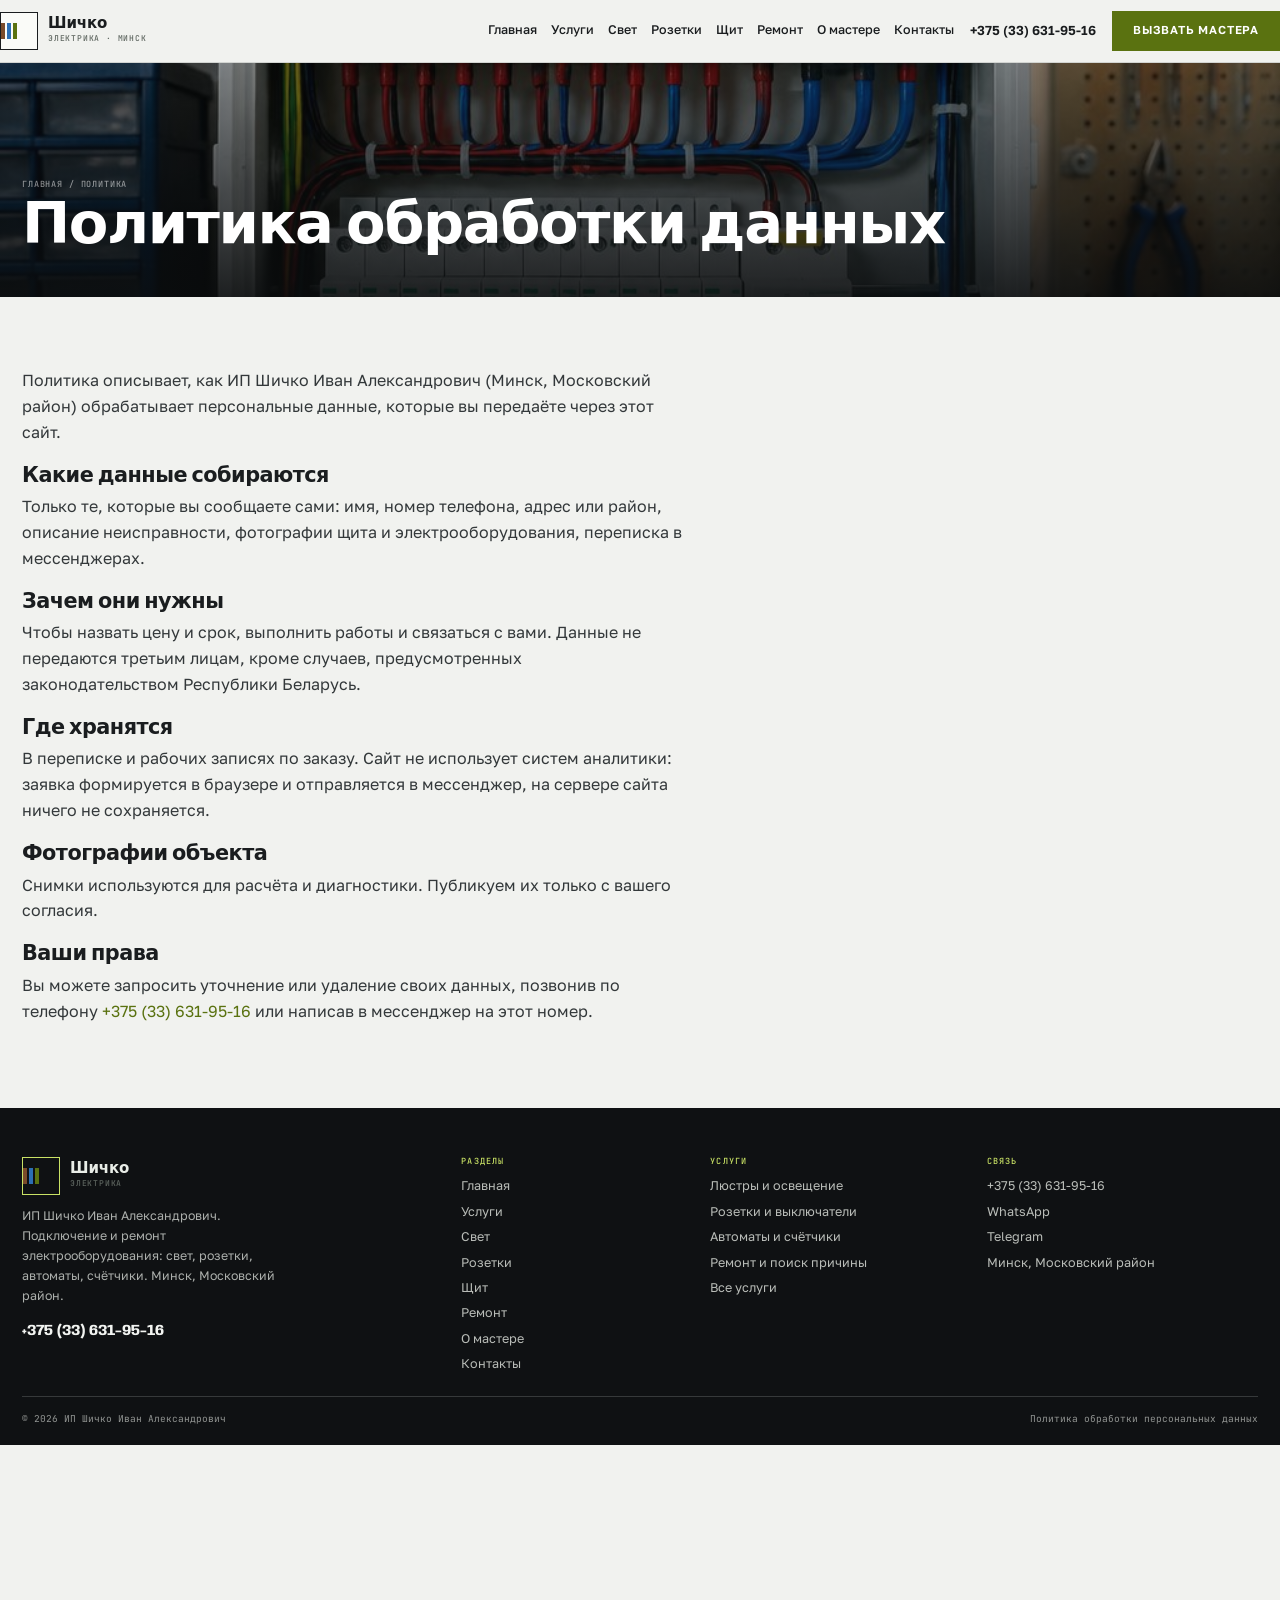
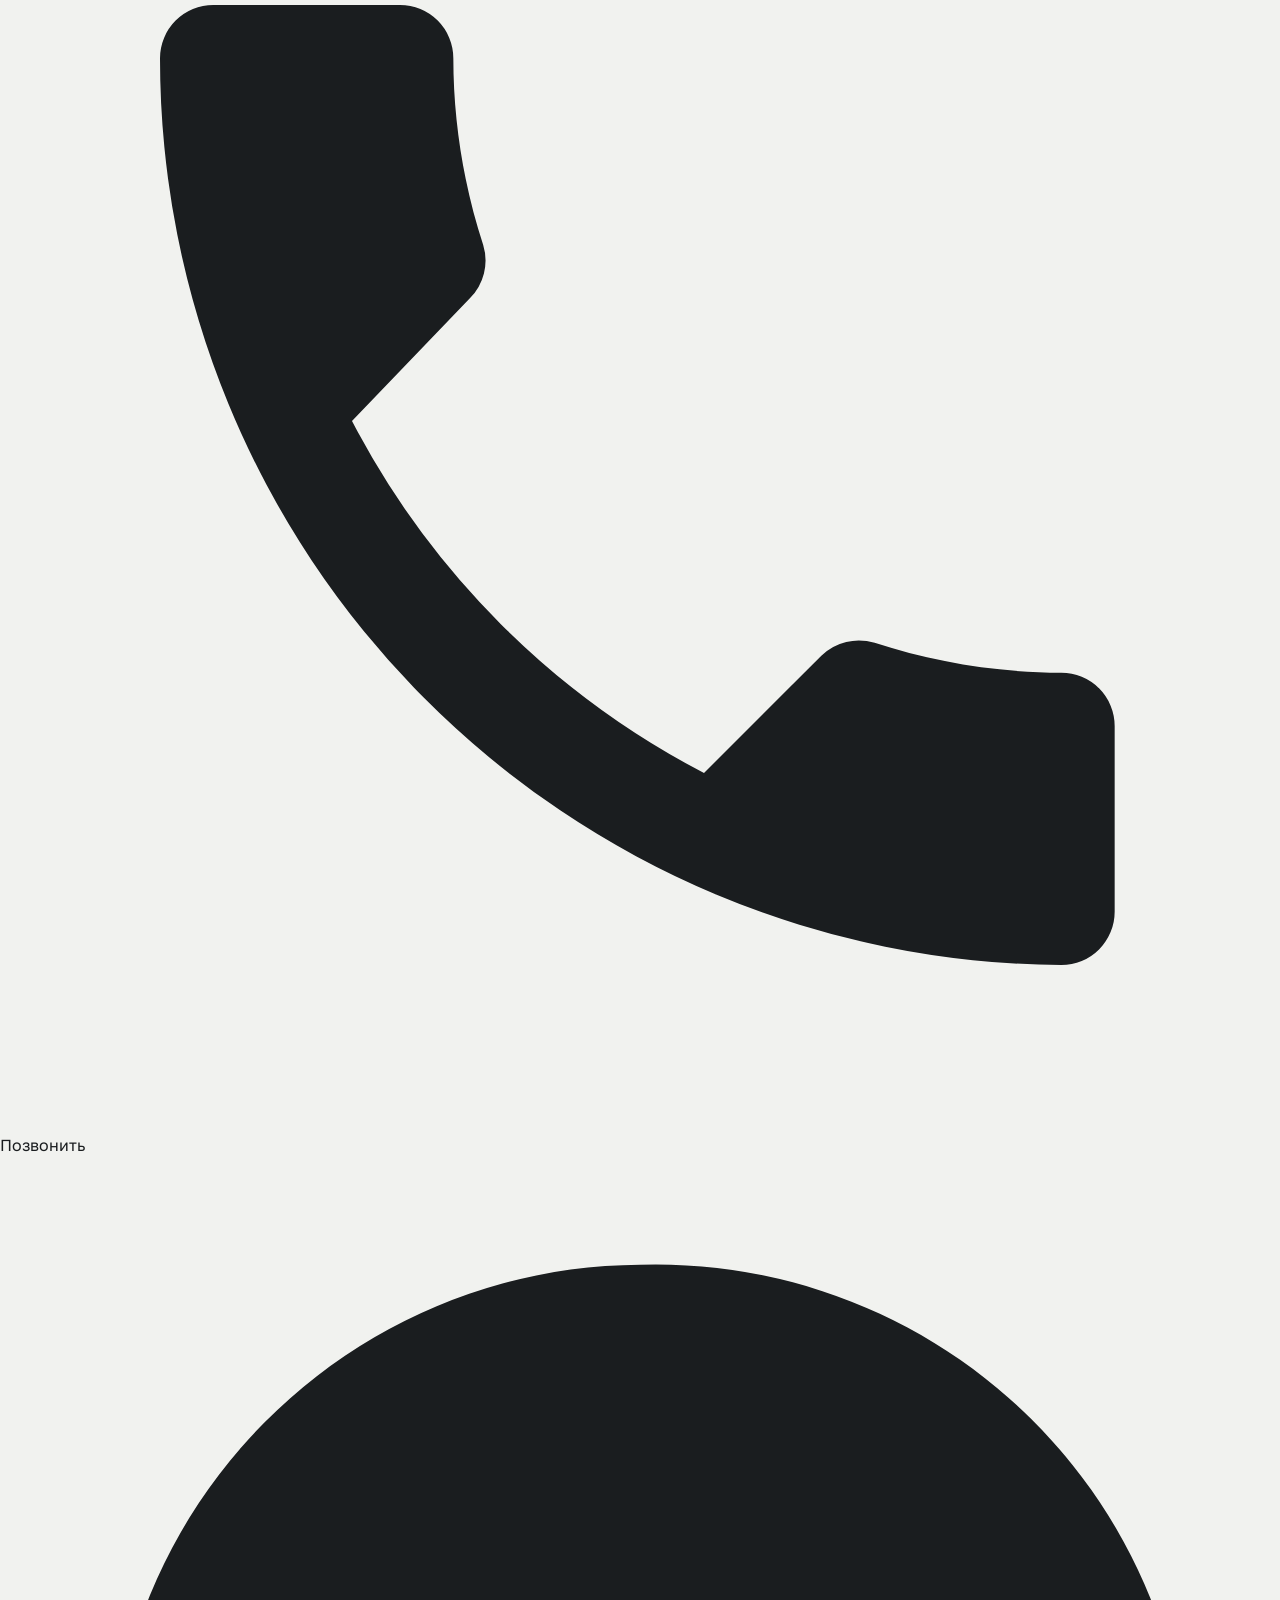
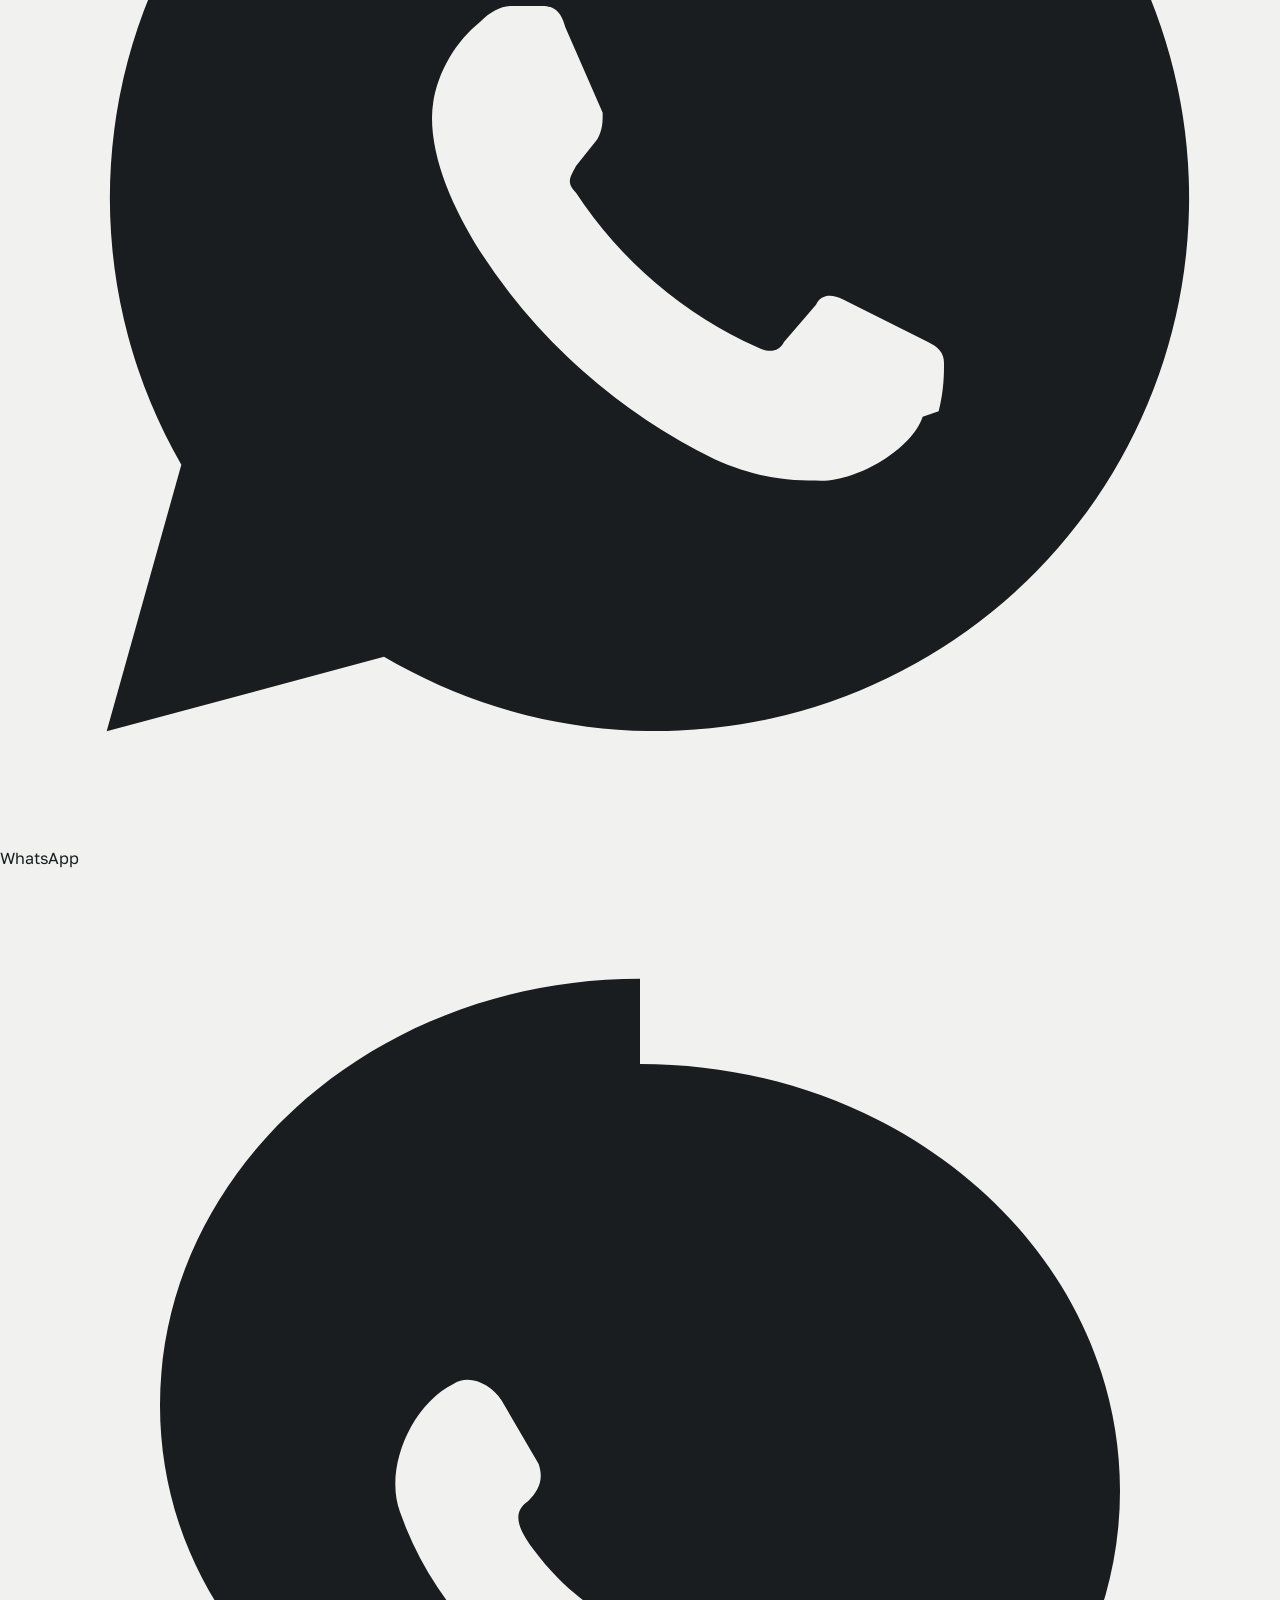
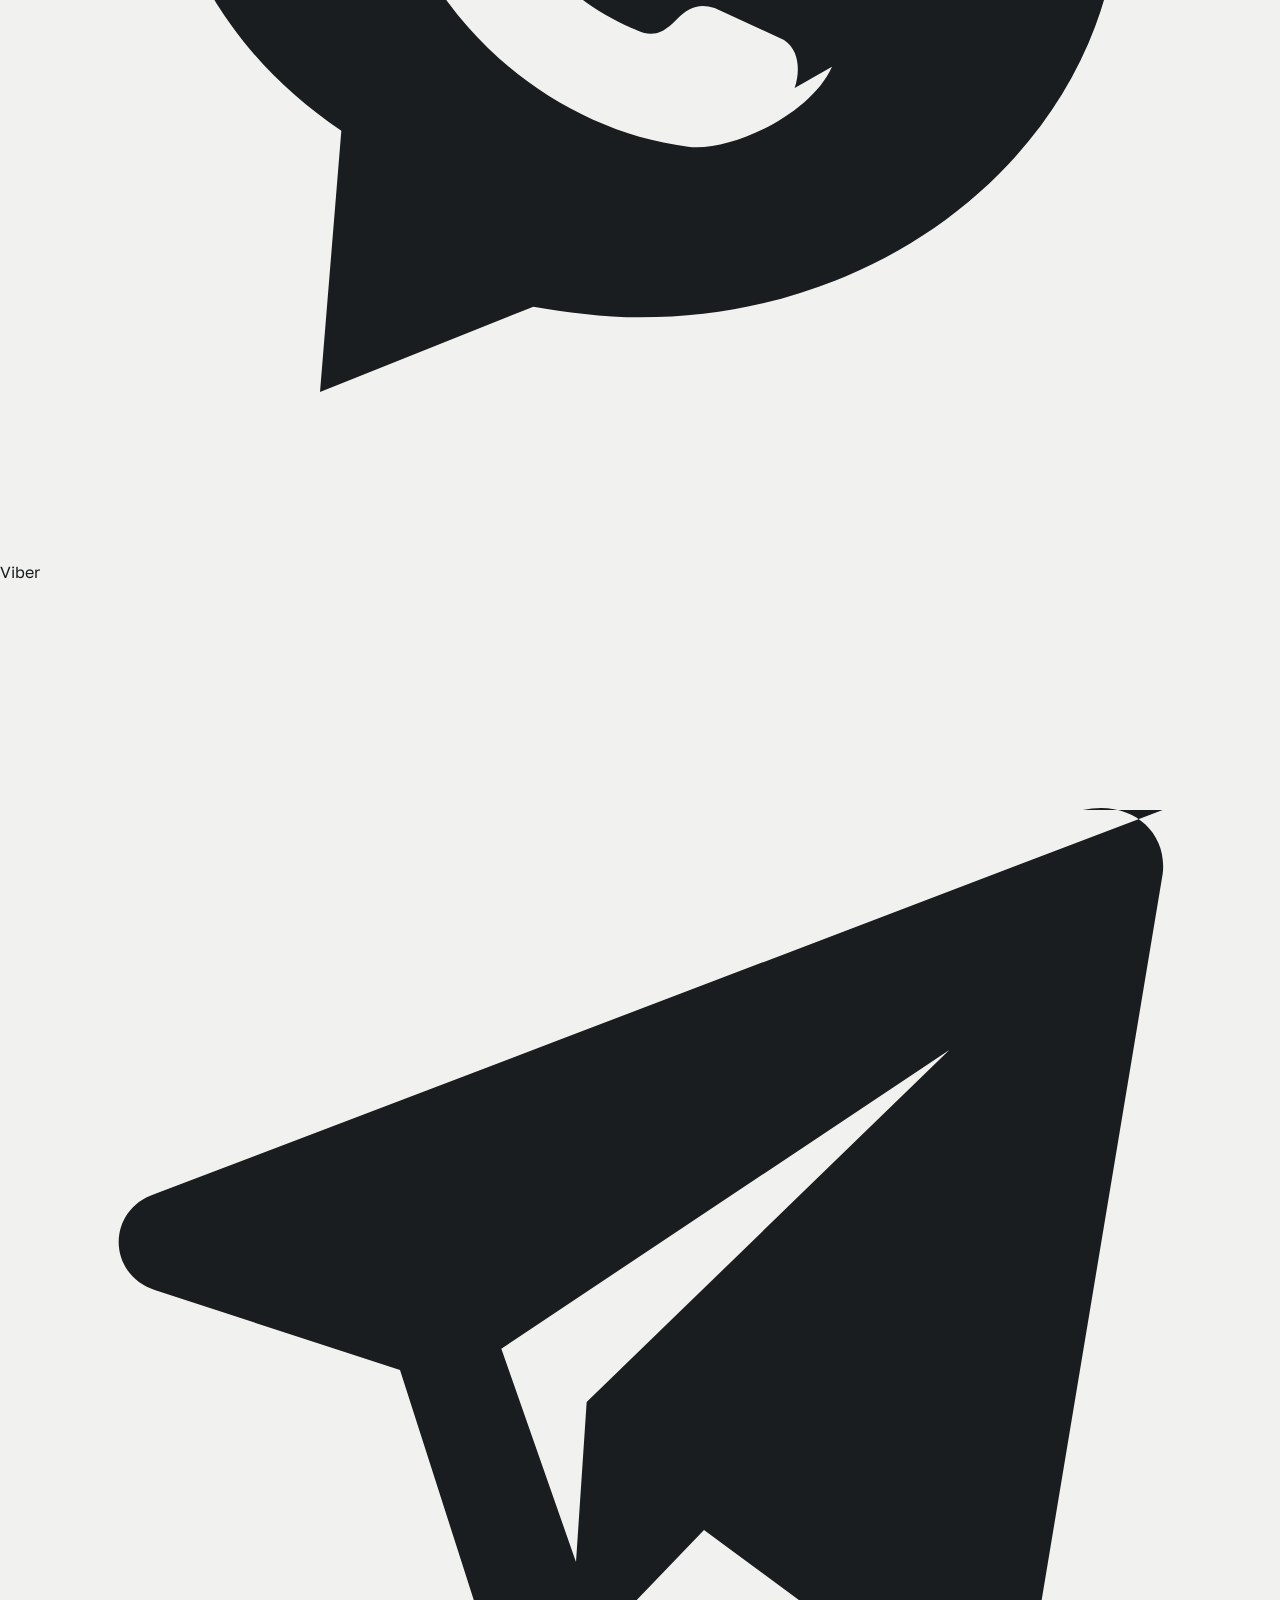
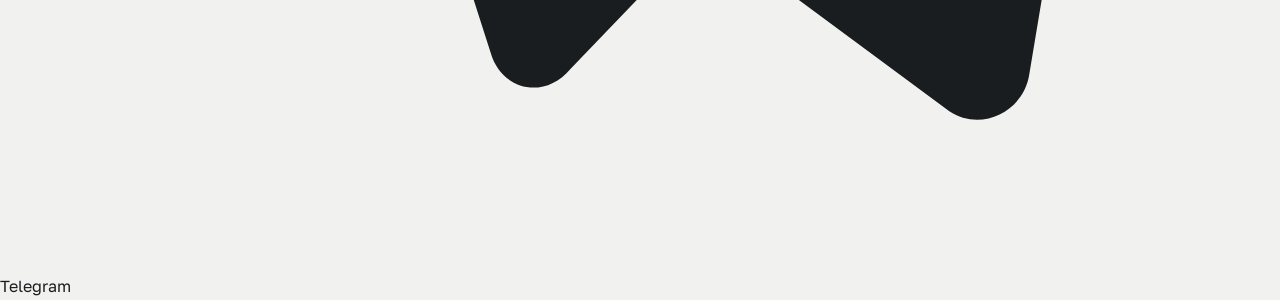
<file: politika.html>
<!DOCTYPE html>
<html lang="ru">
<head>
<meta charset="utf-8">
<meta name="viewport" content="width=device-width, initial-scale=1">
<title>Политика обработки персональных данных | ИП Шичко</title>
<meta name="description" content="Как обрабатываются персональные данные при заказе электромонтажных работ в Минске.">
<meta property="og:title" content="Политика обработки персональных данных | ИП Шичко">
<meta property="og:description" content="Как обрабатываются персональные данные при заказе электромонтажных работ в Минске.">
<meta property="og:type" content="website">
<meta name="theme-color" content="#F1F2EF">
<style>
:root{--bg:#F1F2EF;--bg2:#E6E8E3;--ink:#1A1D1F;--ink2:#2A2E31;--paper:#FAFBF8;
--phase:#7A4B2A;--neutral:#2C6FB5;--earth:#5A7210;--muted:#5E6660;--line:rgba(26,29,31,.14);
--d:'Anybody',system-ui,sans-serif;--b:'Golos Text',system-ui,sans-serif;--m:'JetBrains Mono',ui-monospace,monospace;
--pad:22px;--max:1300px}
*{box-sizing:border-box}html{-webkit-text-size-adjust:100%}body{margin:0;background:var(--bg);color:var(--ink);font:16px/1.62 var(--b);-webkit-font-smoothing:antialiased}
img{max-width:100%;display:block}h1,h2,h3{margin:0;font-family:var(--d);font-weight:700;line-height:.98;letter-spacing:-.025em}
a{color:inherit;text-decoration:none}[hidden]{display:none!important}
.wrap{width:100%;max-width:var(--max);margin:0 auto;padding:0 var(--pad)}
.header{position:sticky;top:0;z-index:40;background:rgba(241,242,239,.95);border-bottom:1px solid var(--line);backdrop-filter:blur(8px)}
.header__in{display:flex;align-items:center;gap:16px;padding:11px 0}
.logo{display:flex;align-items:center;gap:10px}
.logo__mark{width:38px;height:38px;border:1.5px solid var(--ink);display:grid;place-items:center;gap:2px;grid-template-columns:repeat(3,4px);align-content:center;background:var(--paper)}
.logo__mark i{display:block;width:4px;height:16px}
.logo__mark i:nth-child(1){background:var(--phase)}.logo__mark i:nth-child(2){background:var(--neutral)}.logo__mark i:nth-child(3){background:var(--earth)}
.logo__txt{display:flex;flex-direction:column;line-height:1.15}
.logo__txt b{font:700 15px/1 var(--d);letter-spacing:-.01em}
.logo__txt i{font:500 8px/1.5 var(--m);letter-spacing:.1em;text-transform:uppercase;color:var(--muted);font-style:normal}
.nav{display:flex;gap:14px;margin-left:auto;font:500 12.5px/1 var(--b)}
.nav a{padding:6px 0;border-bottom:2px solid transparent}
.nav a:hover,.nav a.is-on{border-color:var(--earth);color:var(--ink)}
.header__tel{font:600 13px/1 var(--b);white-space:nowrap}
.btn{display:inline-flex;align-items:center;justify-content:center;gap:8px;padding:13px 20px;font:600 11.5px/1 var(--b);letter-spacing:.07em;text-transform:uppercase;border:1px solid var(--earth);background:var(--earth);color:#fff;cursor:pointer;transition:.18s}
.btn:hover{background:#485C0C;border-color:#485C0C}
.btn--ink{background:var(--ink);border-color:var(--ink);color:#fff}
.btn--ink:hover{background:#000}
.btn--ghost{background:transparent;color:var(--ink);border-color:var(--ink)}
.btn--ghost:hover{background:var(--ink);color:#fff}
.burger{display:none;width:42px;height:36px;border:1px solid var(--ink);background:transparent;align-items:center;justify-content:center;flex-direction:column;gap:4px;cursor:pointer}
.burger i{display:block;width:16px;height:1px;background:var(--ink)}
.burger.is-close i:first-child{transform:rotate(45deg) translateY(3px)}
.burger.is-close i:last-child{transform:rotate(-45deg) translateY(-3px)}
.drawer{position:fixed;inset:0;z-index:90;background:rgba(18,21,22,.8);display:none}
.drawer[data-open]{display:block}
.drawer__in{position:absolute;inset:0 0 0 auto;width:min(400px,92vw);background:var(--bg);padding:18px;overflow-y:auto}
.drawer__top{display:flex;justify-content:space-between;align-items:center;margin-bottom:16px}
.drawer__nav{display:grid;font:700 21px/1 var(--d)}
.drawer__nav a{padding:13px 0;border-bottom:1px solid var(--line)}
.drawer__cta{width:100%;margin-top:16px}
.drawer__note{font-size:12px;color:var(--muted);margin-top:10px}
body.is-locked{overflow:hidden}
.hero{position:relative;min-height:min(94svh,820px);display:flex;align-items:flex-end;overflow:hidden;background:#0D0F10}
.hero__img{position:absolute;inset:0;width:100%;height:100%;object-fit:cover}
.hero::after{content:'';position:absolute;inset:0;background:linear-gradient(180deg,rgba(10,12,13,.5),rgba(10,12,13,.12) 42%,rgba(10,12,13,.84) 76%,#0D0F10 100%)}
.hero__in{position:relative;z-index:2;width:100%;padding:clamp(28px,4.6vw,58px) 0 clamp(14px,2vw,22px);color:#F4F6F3}
.hero h1{font-size:clamp(2rem,5.7vw,4.7rem);letter-spacing:-.035em;color:#fff}
.hero h1 em{font-style:normal;color:#C9E265}
.hero__lede{max-width:44ch;margin:14px 0 18px;color:rgba(244,246,243,.87)}
.hero__acts{display:flex;flex-wrap:wrap;gap:9px;margin-bottom:clamp(14px,2.2vw,26px)}
.hero__acts .btn--ghost{color:#fff;border-color:rgba(255,255,255,.6)}
.hero__acts .btn--ghost:hover{background:#fff;color:var(--ink)}
.hero__facts{display:grid;grid-template-columns:repeat(4,minmax(0,1fr));border-top:1px solid rgba(255,255,255,.28);gap:0 12px}
.hero__facts div{padding:11px 0 0}
.hero__facts b{display:block;font:700 clamp(.95rem,1.5vw,1.15rem)/1.2 var(--d)}
.hero__facts span{font:500 8.5px/1.5 var(--m);letter-spacing:.08em;text-transform:uppercase;color:#C9E265}
@media (max-width:1024px){.nav{display:none}.burger{display:flex}.header__tel{display:none}.hero__facts{grid-template-columns:1fr 1fr}}
@media (max-width:380px){.header .btn{display:none}}
</style>
<link rel="preconnect" href="https://fonts.googleapis.com">
<link rel="preconnect" href="https://fonts.gstatic.com" crossorigin>
<link href="https://fonts.googleapis.com/css2?family=Anybody:wght@600;700;800&family=Golos+Text:wght@400;500;600&family=JetBrains+Mono:wght@400;500&display=swap" rel="stylesheet">
<link rel="stylesheet" href="assets/css/style.v1.css">
<link rel="icon" href="assets/img/favicon.svg" type="image/svg+xml">
</head>
<body>
<header class="header"><div class="header__in wrap">
<a class="logo" href="index.html"><span class="logo__mark"><i></i><i></i><i></i></span><span class="logo__txt"><b>Шичко</b><i>электрика · Минск</i></span></a>
<nav class="nav" aria-label="Основное меню"><a href="index.html">Главная</a><a href="uslugi.html">Услуги</a><a href="svet.html">Свет</a><a href="tochki.html">Розетки</a><a href="schit.html">Щит</a><a href="remont.html">Ремонт</a><a href="o-mastere.html">О мастере</a><a href="kontakty.html">Контакты</a></nav>
<a class="header__tel" href="tel:+375336319516">+375 (33) 631-95-16</a>
<a class="btn" href="#zayavka">Вызвать мастера</a>
<button class="burger" type="button" aria-label="Меню" aria-expanded="false" aria-controls="drawer"><i></i><i></i><i></i></button>
</div></header>
<div class="drawer" id="drawer" role="dialog" aria-modal="true" aria-label="Меню" hidden>
<div class="drawer__in">
<div class="drawer__top">
<a class="logo" href="index.html"><span class="logo__mark"><i></i><i></i><i></i></span><span class="logo__txt"><b>Шичко</b><i>Минск</i></span></a>
<button class="burger is-close" type="button" data-close aria-label="Закрыть меню"><i></i><i></i></button>
</div>
<nav class="drawer__nav"><a href="index.html">Главная</a><a href="uslugi.html">Услуги</a><a href="svet.html">Свет</a><a href="tochki.html">Розетки</a><a href="schit.html">Щит</a><a href="remont.html">Ремонт</a><a href="o-mastere.html">О мастере</a><a href="kontakty.html">Контакты</a></nav>
<a class="btn drawer__cta" href="tel:+375336319516">Позвонить +375 (33) 631-95-16</a>
<p class="drawer__note">Подключение и замена люстр, розеток, выключателей, автоматов и счётчиков. Декоративное освещение, поиск неисправностей. Минск, Московский район. Опыт 4–7 лет, доступные цены.</p>
</div></div>
<main>
<section class="phero" style="min-height:clamp(190px,26vh,260px)"><img src="assets/img/board.jpg" alt="Щит" width="1024" height="1024">
<div class="phero__in"><div class="wrap"><div class="crumbs"><a href="index.html">Главная</a> / Политика</div><h1>Политика обработки данных</h1></div></div></section>
<section class="section"><div class="wrap"><div class="prose">
<p>Политика описывает, как ИП Шичко Иван Александрович (Минск, Московский район) обрабатывает персональные данные, которые вы передаёте через этот сайт.</p>
<h3>Какие данные собираются</h3>
<p>Только те, которые вы сообщаете сами: имя, номер телефона, адрес или район, описание неисправности, фотографии щита и электрооборудования, переписка в мессенджерах.</p>
<h3>Зачем они нужны</h3>
<p>Чтобы назвать цену и срок, выполнить работы и связаться с вами. Данные не передаются третьим лицам, кроме случаев, предусмотренных законодательством Республики Беларусь.</p>
<h3>Где хранятся</h3>
<p>В переписке и рабочих записях по заказу. Сайт не использует систем аналитики: заявка формируется в браузере и отправляется в мессенджер, на сервере сайта ничего не сохраняется.</p>
<h3>Фотографии объекта</h3>
<p>Снимки используются для расчёта и диагностики. Публикуем их только с вашего согласия.</p>
<h3>Ваши права</h3>
<p>Вы можете запросить уточнение или удаление своих данных, позвонив по телефону <a href="tel:+375336319516" style="color:var(--earth)">+375 (33) 631-95-16</a> или написав в мессенджер на этот номер.</p>
</div></div></section>
</main>
<footer class="footer"><div class="wrap">
<div class="footer__top">
<div class="footer__about"><a class="logo logo--f" href="index.html"><span class="logo__mark"><i></i><i></i><i></i></span><span class="logo__txt"><b>Шичко</b><i>электрика</i></span></a>
<p>ИП Шичко Иван Александрович. Подключение и ремонт электрооборудования: свет, розетки, автоматы, счётчики. Минск, Московский район.</p>
<a class="footer__tel" href="tel:+375336319516">+375 (33) 631-95-16</a>
</div>
<div><h4>Разделы</h4><ul><li><a href="index.html">Главная</a></li><li><a href="uslugi.html">Услуги</a></li><li><a href="svet.html">Свет</a></li><li><a href="tochki.html">Розетки</a></li><li><a href="schit.html">Щит</a></li><li><a href="remont.html">Ремонт</a></li><li><a href="o-mastere.html">О мастере</a></li><li><a href="kontakty.html">Контакты</a></li></ul></div>
<div><h4>Услуги</h4><ul><li><a href="svet.html">Люстры и освещение</a></li><li><a href="tochki.html">Розетки и выключатели</a></li><li><a href="schit.html">Автоматы и счётчики</a></li><li><a href="remont.html">Ремонт и поиск причины</a></li><li><a href="uslugi.html">Все услуги</a></li></ul></div>
<div><h4>Связь</h4><ul><li><a href="tel:+375336319516">+375 (33) 631-95-16</a></li><li><a href="https://wa.me/375336319516" target="_blank" rel="noopener">WhatsApp</a></li><li><a href="https://t.me/+375336319516" target="_blank" rel="noopener">Telegram</a></li><li><a href="https://yandex.by/maps/?text=%D0%9C%D0%B8%D0%BD%D1%81%D0%BA%20%D1%8D%D0%BB%D0%B5%D0%BA%D1%82%D1%80%D0%BE%D0%BC%D0%BE%D0%BD%D1%82%D0%B0%D0%B6%20%D0%A8%D0%B8%D1%87%D0%BA%D0%BE" target="_blank" rel="noopener">Минск, Московский район</a></li></ul></div>
</div>
<div class="footer__bottom"><span>© <span id="yr">2026</span> ИП Шичко Иван Александрович</span>
<span><a href="politika.html">Политика обработки персональных данных</a></span></div>
</div></footer>
<div class="mbar" role="navigation" aria-label="Быстрая связь">
<a href="tel:+375336319516"><svg viewBox="0 0 24 24" fill="currentColor" aria-hidden="true"><path d="M6.6 10.8a15.5 15.5 0 0 0 6.6 6.6l2.2-2.2a1 1 0 0 1 1-.24c1.1.36 2.3.56 3.5.56a1 1 0 0 1 1 1V20a1 1 0 0 1-1 1A17 17 0 0 1 3 4a1 1 0 0 1 1-1h3.5a1 1 0 0 1 1 1c0 1.2.2 2.4.56 3.5a1 1 0 0 1-.25 1z"/></svg>Позвонить</a>
<a href="https://wa.me/375336319516" target="_blank" rel="noopener"><svg viewBox="0 0 24 24" fill="currentColor" aria-hidden="true"><path d="M12 2a10 10 0 0 0-8.6 15L2 22l5.2-1.4A10 10 0 1 0 12 2m5.3 14.1c-.2.6-1.2 1.2-1.9 1.2-.5 0-1.1 0-2-.4a11 11 0 0 1-4.4-3.9c-.5-.8-.9-1.7-.9-2.5 0-.7.4-1.4.9-1.8.2-.2.4-.3.6-.3h.5c.2 0 .4 0 .5.4l.7 1.6c0 .2 0 .3-.1.5l-.4.5c-.1.2-.2.3 0 .5a8 8 0 0 0 3.4 2.9c.2.1.4.1.5-.1l.6-.7c.1-.2.3-.2.5-.1l1.6.8c.2.1.3.2.3.4s0 .5-.1.9"/></svg>WhatsApp</a>
<a href="viber://chat?number=%2B375336319516"><svg viewBox="0 0 24 24" fill="currentColor" aria-hidden="true"><path d="M12 2C7 2 3 5.6 3 10c0 2.5 1.3 4.7 3.4 6.1L6 21l4-1.6c.6.1 1.3.2 2 .2 5 0 9-3.6 9-8s-4-8-9-8m3.6 11.3c-.4.9-1.9 1.6-2.7 1.5-2.4-.3-4.6-2.1-5.4-4.4-.3-.8.2-2 1-2.4.3-.2.7 0 .9.3l.7 1.2c.1.3 0 .5-.2.7-.3.2-.2.5.1.9.6.8 1.2 1.2 1.9 1.5.4.2.6 0 .8-.2s.4-.3.7-.2l1.3.6c.3.2.3.6.2.9"/></svg>Viber</a>
<a href="https://t.me/+375336319516" target="_blank" rel="noopener"><svg viewBox="0 0 24 24" fill="currentColor" aria-hidden="true"><path d="M21.8 4.2 2.9 11.4c-.9.3-.9 1.5 0 1.8l4.6 1.5 1.7 5.3c.2.7 1 .9 1.5.3l2.5-2.6 4.6 3.4c.6.4 1.4 0 1.5-.7l2.5-15c.1-.8-.6-1.4-1.5-1.2M9.4 14.3l8.4-5.6-6.8 6.6-.2 3z"/></svg>Telegram</a>
</div>
<script src="assets/js/main.v1.js"></script>
</body>
</html>
</file>
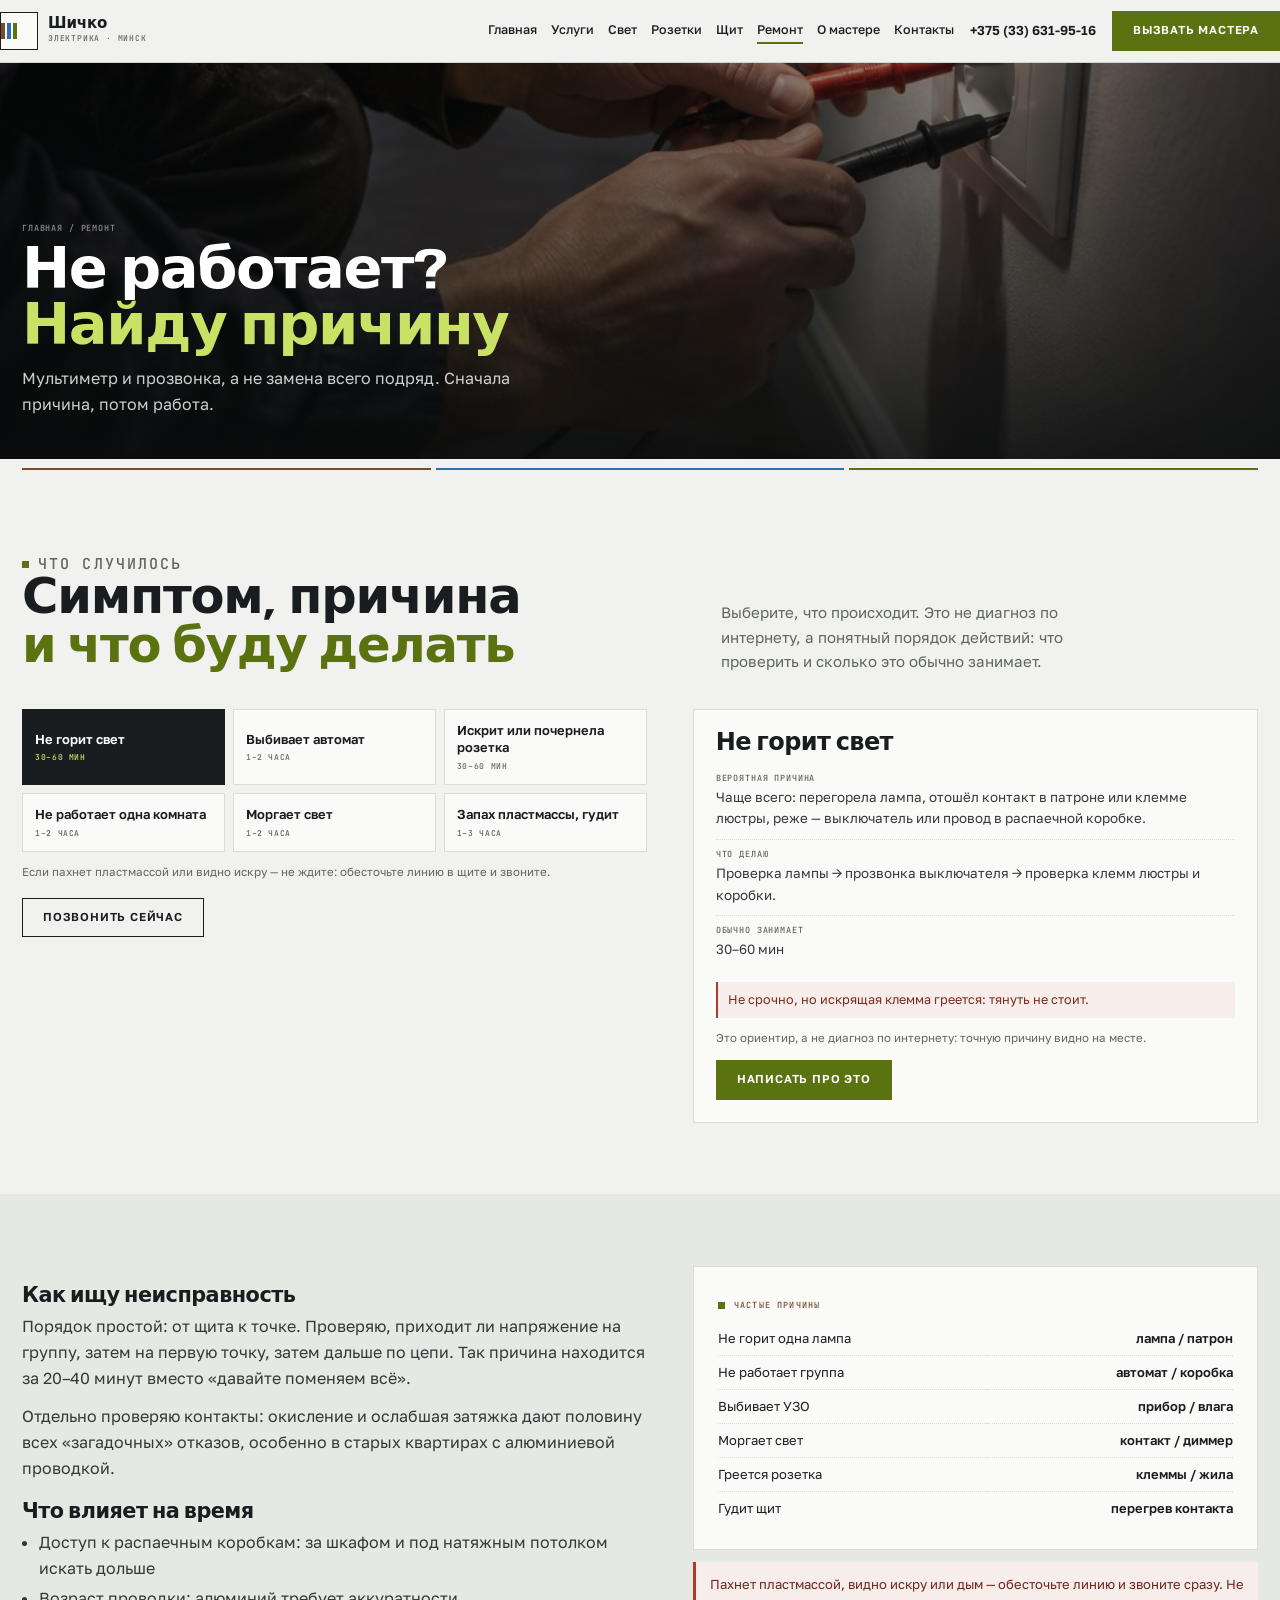
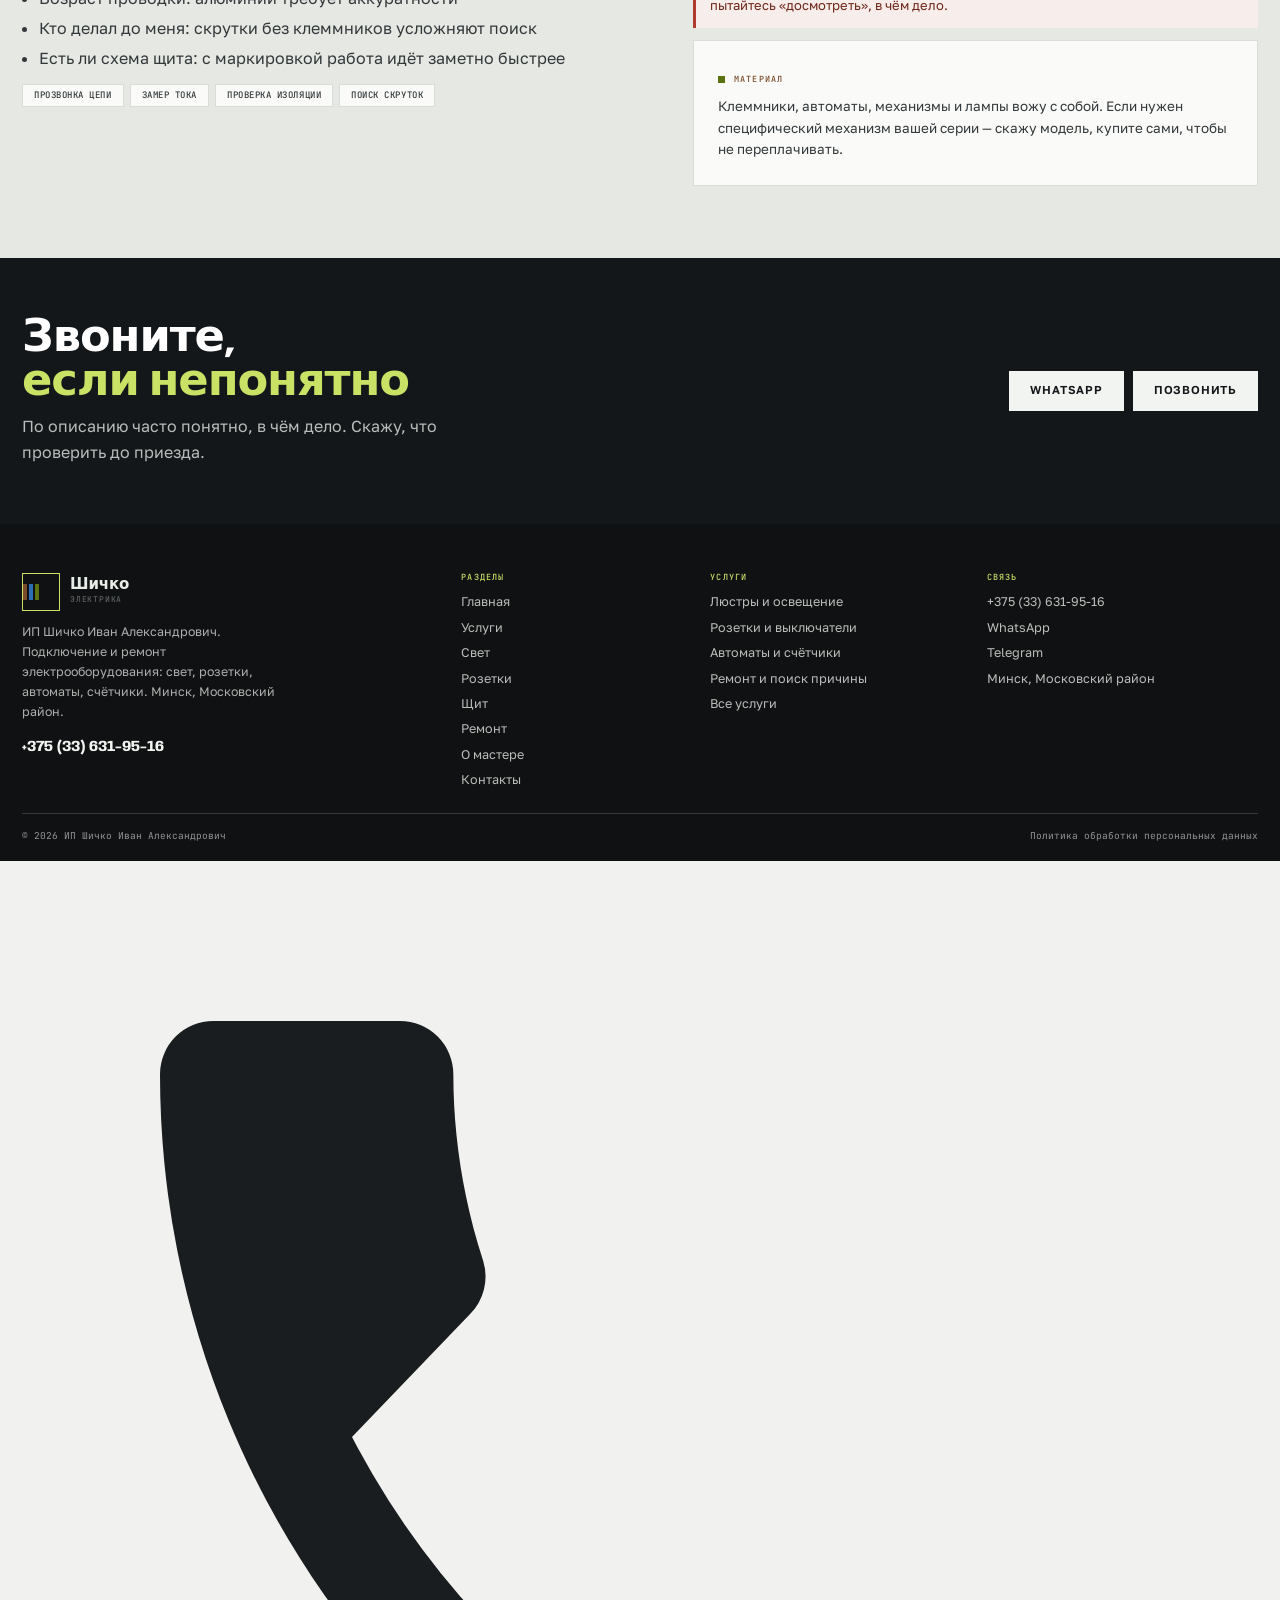
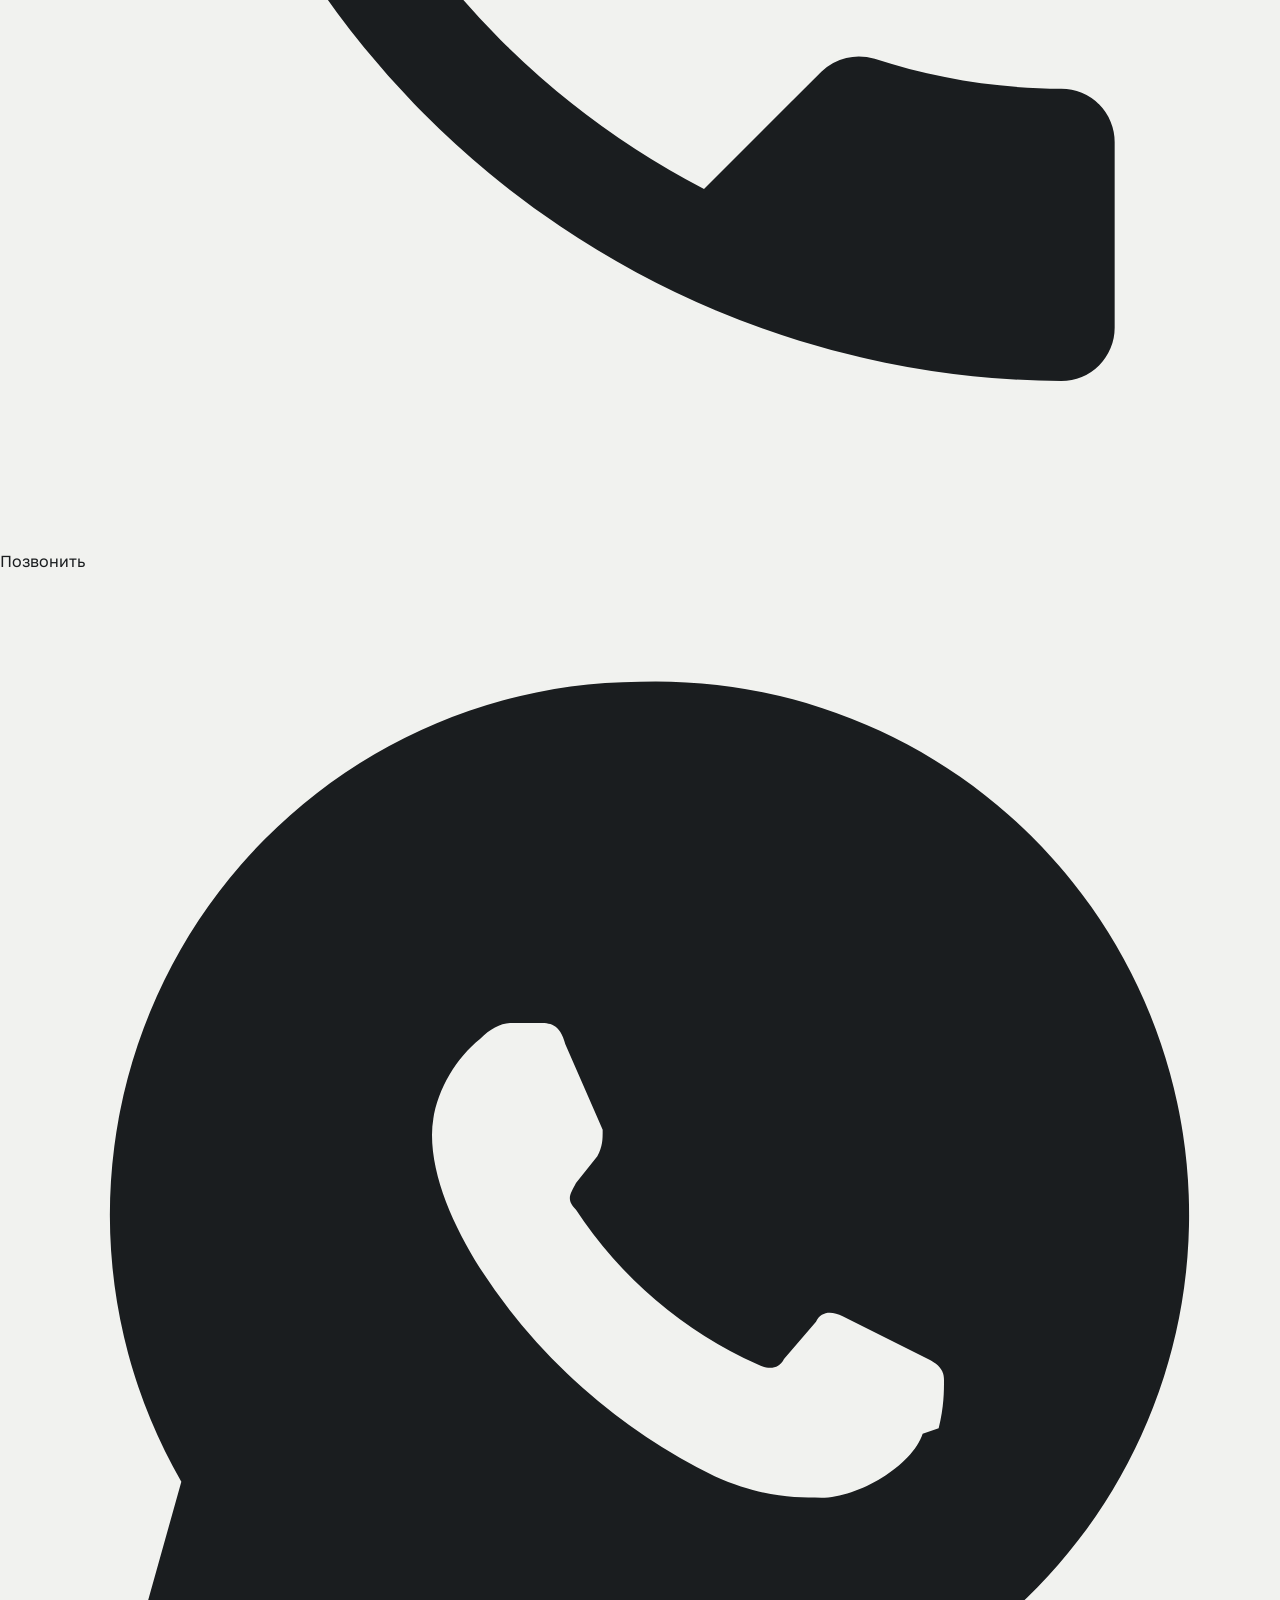
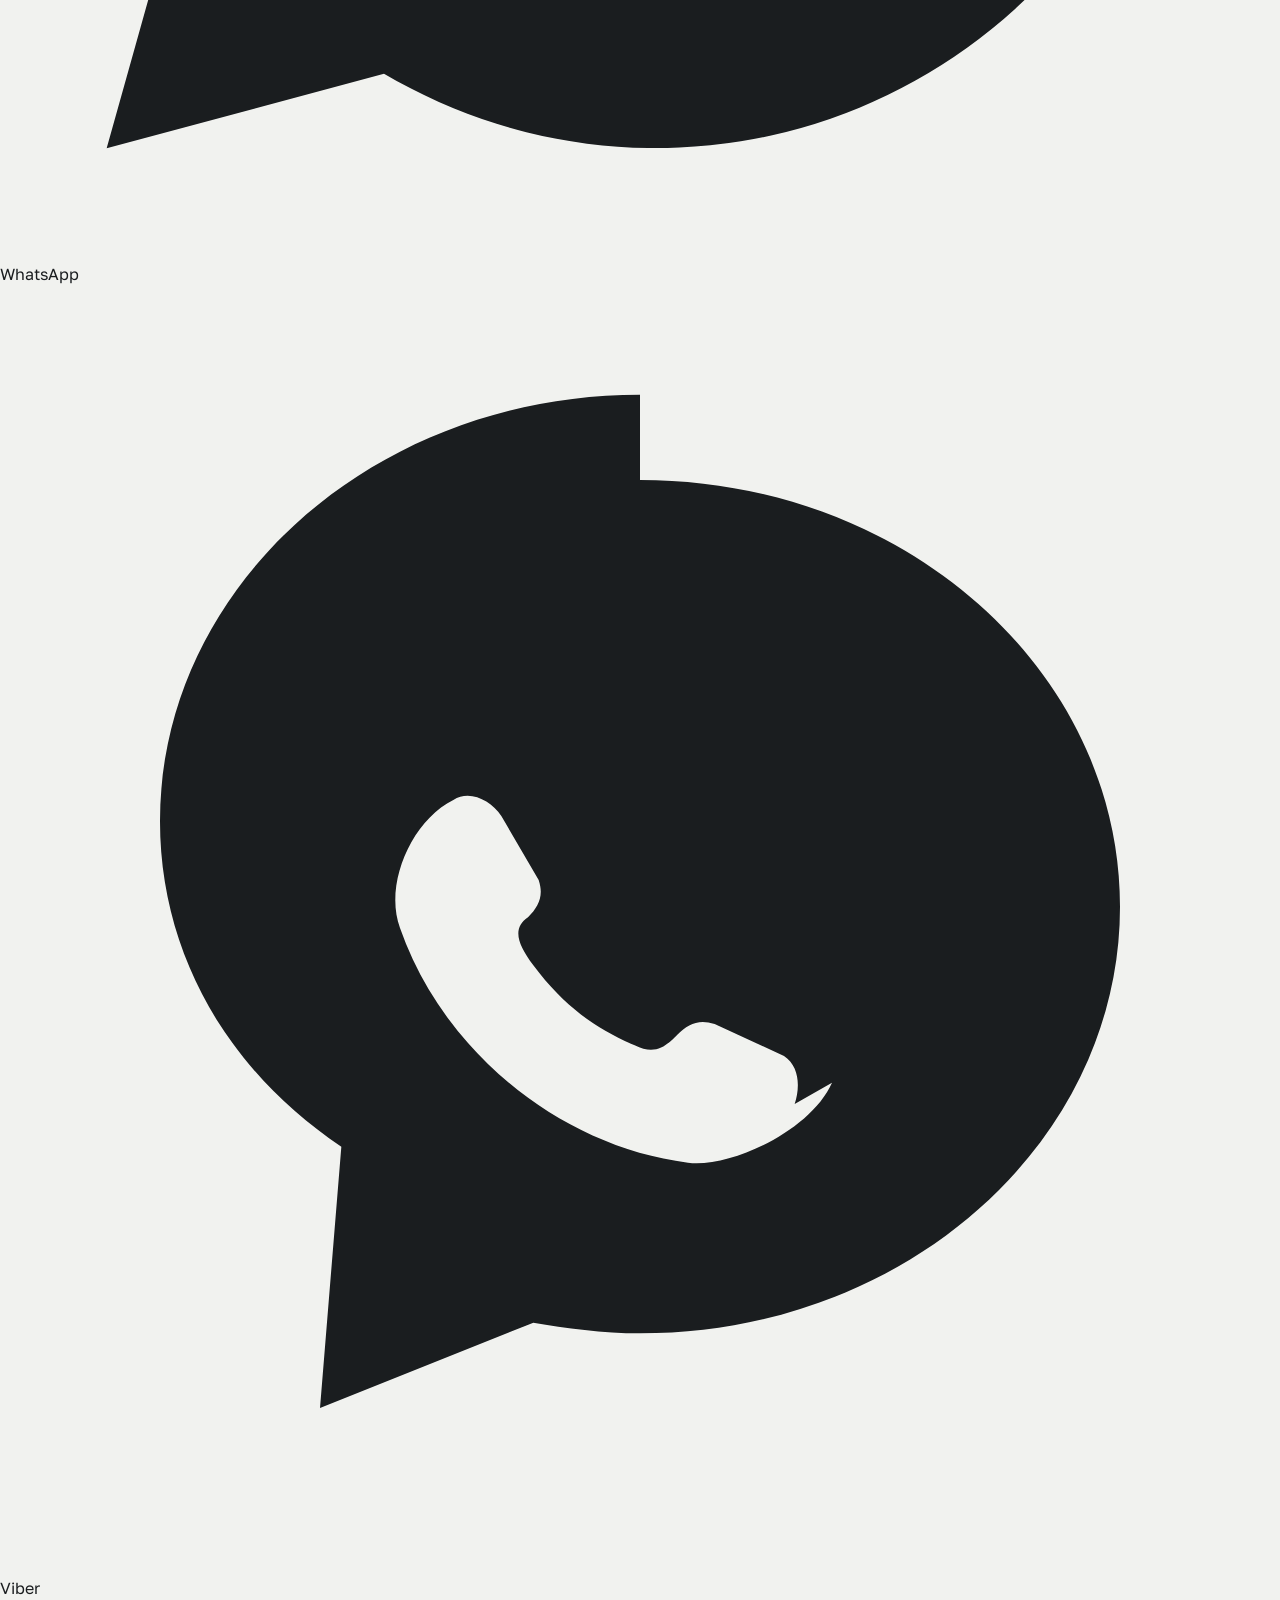
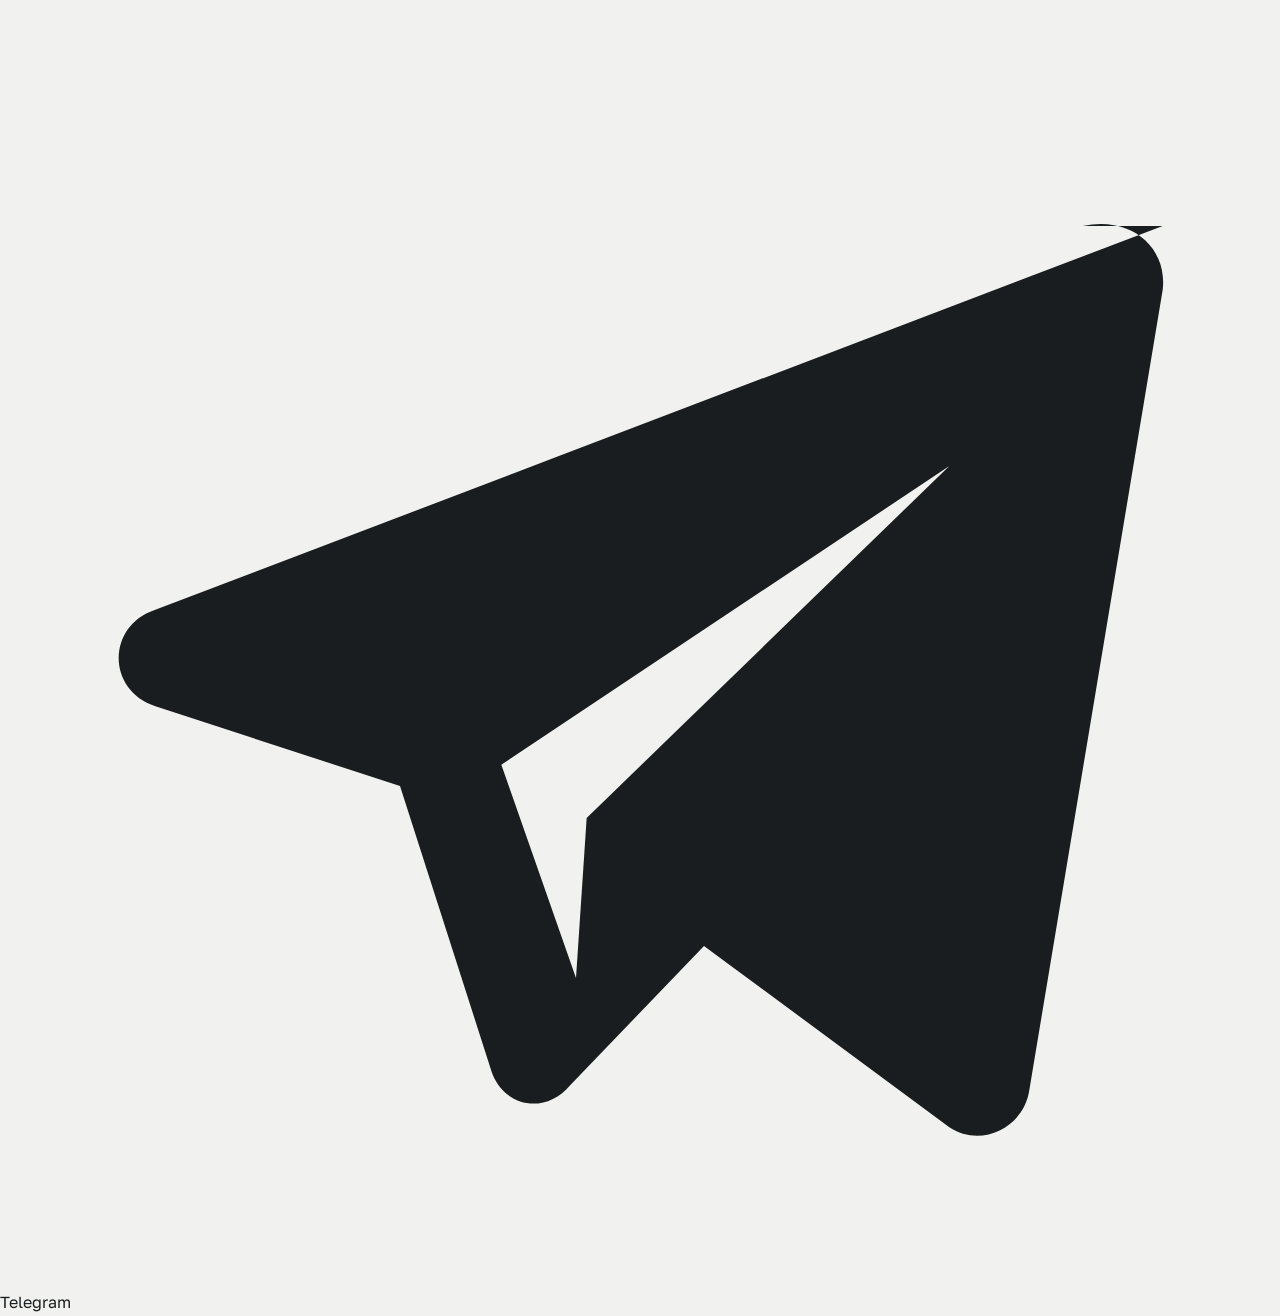
<file: remont.html>
<!DOCTYPE html>
<html lang="ru">
<head>
<meta charset="utf-8">
<meta name="viewport" content="width=device-width, initial-scale=1">
<title>Поиск неисправности: не работает свет, выбивает | Минск</title>
<meta name="description" content="Не горит свет, выбивает автомат, искрит розетка, моргает свет. Диагностика мультиметром и устранение причины. Минск.">
<meta property="og:title" content="Поиск неисправности: не работает свет, выбивает | Минск">
<meta property="og:description" content="Не горит свет, выбивает автомат, искрит розетка, моргает свет. Диагностика мультиметром и устранение причины. Минск.">
<meta property="og:type" content="website">
<meta name="theme-color" content="#F1F2EF">
<style>
:root{--bg:#F1F2EF;--bg2:#E6E8E3;--ink:#1A1D1F;--ink2:#2A2E31;--paper:#FAFBF8;
--phase:#7A4B2A;--neutral:#2C6FB5;--earth:#5A7210;--muted:#5E6660;--line:rgba(26,29,31,.14);
--d:'Anybody',system-ui,sans-serif;--b:'Golos Text',system-ui,sans-serif;--m:'JetBrains Mono',ui-monospace,monospace;
--pad:22px;--max:1300px}
*{box-sizing:border-box}html{-webkit-text-size-adjust:100%}body{margin:0;background:var(--bg);color:var(--ink);font:16px/1.62 var(--b);-webkit-font-smoothing:antialiased}
img{max-width:100%;display:block}h1,h2,h3{margin:0;font-family:var(--d);font-weight:700;line-height:.98;letter-spacing:-.025em}
a{color:inherit;text-decoration:none}[hidden]{display:none!important}
.wrap{width:100%;max-width:var(--max);margin:0 auto;padding:0 var(--pad)}
.header{position:sticky;top:0;z-index:40;background:rgba(241,242,239,.95);border-bottom:1px solid var(--line);backdrop-filter:blur(8px)}
.header__in{display:flex;align-items:center;gap:16px;padding:11px 0}
.logo{display:flex;align-items:center;gap:10px}
.logo__mark{width:38px;height:38px;border:1.5px solid var(--ink);display:grid;place-items:center;gap:2px;grid-template-columns:repeat(3,4px);align-content:center;background:var(--paper)}
.logo__mark i{display:block;width:4px;height:16px}
.logo__mark i:nth-child(1){background:var(--phase)}.logo__mark i:nth-child(2){background:var(--neutral)}.logo__mark i:nth-child(3){background:var(--earth)}
.logo__txt{display:flex;flex-direction:column;line-height:1.15}
.logo__txt b{font:700 15px/1 var(--d);letter-spacing:-.01em}
.logo__txt i{font:500 8px/1.5 var(--m);letter-spacing:.1em;text-transform:uppercase;color:var(--muted);font-style:normal}
.nav{display:flex;gap:14px;margin-left:auto;font:500 12.5px/1 var(--b)}
.nav a{padding:6px 0;border-bottom:2px solid transparent}
.nav a:hover,.nav a.is-on{border-color:var(--earth);color:var(--ink)}
.header__tel{font:600 13px/1 var(--b);white-space:nowrap}
.btn{display:inline-flex;align-items:center;justify-content:center;gap:8px;padding:13px 20px;font:600 11.5px/1 var(--b);letter-spacing:.07em;text-transform:uppercase;border:1px solid var(--earth);background:var(--earth);color:#fff;cursor:pointer;transition:.18s}
.btn:hover{background:#485C0C;border-color:#485C0C}
.btn--ink{background:var(--ink);border-color:var(--ink);color:#fff}
.btn--ink:hover{background:#000}
.btn--ghost{background:transparent;color:var(--ink);border-color:var(--ink)}
.btn--ghost:hover{background:var(--ink);color:#fff}
.burger{display:none;width:42px;height:36px;border:1px solid var(--ink);background:transparent;align-items:center;justify-content:center;flex-direction:column;gap:4px;cursor:pointer}
.burger i{display:block;width:16px;height:1px;background:var(--ink)}
.burger.is-close i:first-child{transform:rotate(45deg) translateY(3px)}
.burger.is-close i:last-child{transform:rotate(-45deg) translateY(-3px)}
.drawer{position:fixed;inset:0;z-index:90;background:rgba(18,21,22,.8);display:none}
.drawer[data-open]{display:block}
.drawer__in{position:absolute;inset:0 0 0 auto;width:min(400px,92vw);background:var(--bg);padding:18px;overflow-y:auto}
.drawer__top{display:flex;justify-content:space-between;align-items:center;margin-bottom:16px}
.drawer__nav{display:grid;font:700 21px/1 var(--d)}
.drawer__nav a{padding:13px 0;border-bottom:1px solid var(--line)}
.drawer__cta{width:100%;margin-top:16px}
.drawer__note{font-size:12px;color:var(--muted);margin-top:10px}
body.is-locked{overflow:hidden}
.hero{position:relative;min-height:min(94svh,820px);display:flex;align-items:flex-end;overflow:hidden;background:#0D0F10}
.hero__img{position:absolute;inset:0;width:100%;height:100%;object-fit:cover}
.hero::after{content:'';position:absolute;inset:0;background:linear-gradient(180deg,rgba(10,12,13,.5),rgba(10,12,13,.12) 42%,rgba(10,12,13,.84) 76%,#0D0F10 100%)}
.hero__in{position:relative;z-index:2;width:100%;padding:clamp(28px,4.6vw,58px) 0 clamp(14px,2vw,22px);color:#F4F6F3}
.hero h1{font-size:clamp(2rem,5.7vw,4.7rem);letter-spacing:-.035em;color:#fff}
.hero h1 em{font-style:normal;color:#C9E265}
.hero__lede{max-width:44ch;margin:14px 0 18px;color:rgba(244,246,243,.87)}
.hero__acts{display:flex;flex-wrap:wrap;gap:9px;margin-bottom:clamp(14px,2.2vw,26px)}
.hero__acts .btn--ghost{color:#fff;border-color:rgba(255,255,255,.6)}
.hero__acts .btn--ghost:hover{background:#fff;color:var(--ink)}
.hero__facts{display:grid;grid-template-columns:repeat(4,minmax(0,1fr));border-top:1px solid rgba(255,255,255,.28);gap:0 12px}
.hero__facts div{padding:11px 0 0}
.hero__facts b{display:block;font:700 clamp(.95rem,1.5vw,1.15rem)/1.2 var(--d)}
.hero__facts span{font:500 8.5px/1.5 var(--m);letter-spacing:.08em;text-transform:uppercase;color:#C9E265}
@media (max-width:1024px){.nav{display:none}.burger{display:flex}.header__tel{display:none}.hero__facts{grid-template-columns:1fr 1fr}}
@media (max-width:380px){.header .btn{display:none}}
</style>
<link rel="preconnect" href="https://fonts.googleapis.com">
<link rel="preconnect" href="https://fonts.gstatic.com" crossorigin>
<link href="https://fonts.googleapis.com/css2?family=Anybody:wght@600;700;800&family=Golos+Text:wght@400;500;600&family=JetBrains+Mono:wght@400;500&display=swap" rel="stylesheet">
<link rel="stylesheet" href="assets/css/style.v1.css">
<link rel="icon" href="assets/img/favicon.svg" type="image/svg+xml">
</head>
<body>
<header class="header"><div class="header__in wrap">
<a class="logo" href="index.html"><span class="logo__mark"><i></i><i></i><i></i></span><span class="logo__txt"><b>Шичко</b><i>электрика · Минск</i></span></a>
<nav class="nav" aria-label="Основное меню"><a href="index.html">Главная</a><a href="uslugi.html">Услуги</a><a href="svet.html">Свет</a><a href="tochki.html">Розетки</a><a href="schit.html">Щит</a><a href="remont.html" class="is-on">Ремонт</a><a href="o-mastere.html">О мастере</a><a href="kontakty.html">Контакты</a></nav>
<a class="header__tel" href="tel:+375336319516">+375 (33) 631-95-16</a>
<a class="btn" href="#zayavka">Вызвать мастера</a>
<button class="burger" type="button" aria-label="Меню" aria-expanded="false" aria-controls="drawer"><i></i><i></i><i></i></button>
</div></header>
<div class="drawer" id="drawer" role="dialog" aria-modal="true" aria-label="Меню" hidden>
<div class="drawer__in">
<div class="drawer__top">
<a class="logo" href="index.html"><span class="logo__mark"><i></i><i></i><i></i></span><span class="logo__txt"><b>Шичко</b><i>Минск</i></span></a>
<button class="burger is-close" type="button" data-close aria-label="Закрыть меню"><i></i><i></i></button>
</div>
<nav class="drawer__nav"><a href="index.html">Главная</a><a href="uslugi.html">Услуги</a><a href="svet.html">Свет</a><a href="tochki.html">Розетки</a><a href="schit.html">Щит</a><a href="remont.html">Ремонт</a><a href="o-mastere.html">О мастере</a><a href="kontakty.html">Контакты</a></nav>
<a class="btn drawer__cta" href="tel:+375336319516">Позвонить +375 (33) 631-95-16</a>
<p class="drawer__note">Подключение и замена люстр, розеток, выключателей, автоматов и счётчиков. Декоративное освещение, поиск неисправностей. Минск, Московский район. Опыт 4–7 лет, доступные цены.</p>
</div></div>
<main>
<section class="phero"><img src="assets/img/test.jpg" alt="Проверка мультиметром" width="1024" height="1024">
<div class="phero__in"><div class="wrap"><div class="crumbs"><a href="index.html">Главная</a> / Ремонт</div>
<h1>Не работает?<br><em>Найду причину</em></h1><p>Мультиметр и прозвонка, а не замена всего подряд. Сначала причина, потом работа.</p></div></div></section>
<div class="cable" aria-hidden="true"><i></i><i></i><i></i></div>

<section class="section anchor" id="diag"><div class="wrap">
<div class="sec-head"><div><p class="eyebrow">что случилось</p><h2 class="h2">Симптом, причина<br><em>и что буду делать</em></h2></div>
<p>Выберите, что происходит. Это не диагноз по интернету, а понятный порядок действий: что проверить и сколько это обычно занимает.</p></div>
<div class="two">
<div><div class="diag" id="diagBtns"></div>
<p class="note" style="margin-top:12px">Если пахнет пластмассой или видно искру — не ждите: обесточьте линию в щите и звоните.</p>
<p><a class="btn btn--ghost" href="tel:+375336319516">Позвонить сейчас</a></p></div>
<div class="verdict" id="verdict" aria-live="polite"></div>
</div>
</div></section>

<section class="section section--dim"><div class="wrap"><div class="two">
<div class="prose">
<h3>Как ищу неисправность</h3>
<p>Порядок простой: от щита к точке. Проверяю, приходит ли напряжение на группу, затем на первую точку, затем дальше по цепи. Так причина находится за 20–40 минут вместо «давайте поменяем всё».</p>
<p>Отдельно проверяю контакты: окисление и ослабшая затяжка дают половину всех «загадочных» отказов, особенно в старых квартирах с алюминиевой проводкой.</p>
<h3>Что влияет на время</h3>
<ul>
<li>Доступ к распаечным коробкам: за шкафом и под натяжным потолком искать дольше</li>
<li>Возраст проводки: алюминий требует аккуратности</li>
<li>Кто делал до меня: скрутки без клеммников усложняют поиск</li>
<li>Есть ли схема щита: с маркировкой работа идёт заметно быстрее</li>
</ul>
<div class="chips"><span class="chip">Прозвонка цепи</span><span class="chip">Замер тока</span><span class="chip">Проверка изоляции</span><span class="chip">Поиск скруток</span></div>
</div>
<div>
<div class="card"><p class="eyebrow">частые причины</p>
<table class="spec"><tbody>
<tr><td>Не горит одна лампа</td><td>лампа / патрон</td></tr>
<tr><td>Не работает группа</td><td>автомат / коробка</td></tr>
<tr><td>Выбивает УЗО</td><td>прибор / влага</td></tr>
<tr><td>Моргает свет</td><td>контакт / диммер</td></tr>
<tr><td>Греется розетка</td><td>клеммы / жила</td></tr>
<tr><td>Гудит щит</td><td>перегрев контакта</td></tr>
</tbody></table></div>
<div class="warn" style="margin-top:12px">Пахнет пластмассой, видно искру или дым — обесточьте линию и звоните сразу. Не пытайтесь «досмотреть», в чём дело.</div>
<div class="card" style="margin-top:12px"><p class="eyebrow">материал</p>
<p style="margin:0;color:#33383A;font-size:13.5px">Клеммники, автоматы, механизмы и лампы вожу с собой. Если нужен специфический механизм вашей серии — скажу модель, купите сами, чтобы не переплачивать.</p></div>
</div>
</div></div></section>
<section class="cta"><div class="wrap cta__in"><div><h2>Звоните,<br><em>если непонятно</em></h2><p>По описанию часто понятно, в чём дело. Скажу, что проверить до приезда.</p></div>
<div class="cta__acts"><a class="btn btn--light" href="https://wa.me/375336319516" target="_blank" rel="noopener">WhatsApp</a><a class="btn btn--light" href="tel:+375336319516">Позвонить</a></div></div></section>
</main>
<footer class="footer"><div class="wrap">
<div class="footer__top">
<div class="footer__about"><a class="logo logo--f" href="index.html"><span class="logo__mark"><i></i><i></i><i></i></span><span class="logo__txt"><b>Шичко</b><i>электрика</i></span></a>
<p>ИП Шичко Иван Александрович. Подключение и ремонт электрооборудования: свет, розетки, автоматы, счётчики. Минск, Московский район.</p>
<a class="footer__tel" href="tel:+375336319516">+375 (33) 631-95-16</a>
</div>
<div><h4>Разделы</h4><ul><li><a href="index.html">Главная</a></li><li><a href="uslugi.html">Услуги</a></li><li><a href="svet.html">Свет</a></li><li><a href="tochki.html">Розетки</a></li><li><a href="schit.html">Щит</a></li><li><a href="remont.html">Ремонт</a></li><li><a href="o-mastere.html">О мастере</a></li><li><a href="kontakty.html">Контакты</a></li></ul></div>
<div><h4>Услуги</h4><ul><li><a href="svet.html">Люстры и освещение</a></li><li><a href="tochki.html">Розетки и выключатели</a></li><li><a href="schit.html">Автоматы и счётчики</a></li><li><a href="remont.html">Ремонт и поиск причины</a></li><li><a href="uslugi.html">Все услуги</a></li></ul></div>
<div><h4>Связь</h4><ul><li><a href="tel:+375336319516">+375 (33) 631-95-16</a></li><li><a href="https://wa.me/375336319516" target="_blank" rel="noopener">WhatsApp</a></li><li><a href="https://t.me/+375336319516" target="_blank" rel="noopener">Telegram</a></li><li><a href="https://yandex.by/maps/?text=%D0%9C%D0%B8%D0%BD%D1%81%D0%BA%20%D1%8D%D0%BB%D0%B5%D0%BA%D1%82%D1%80%D0%BE%D0%BC%D0%BE%D0%BD%D1%82%D0%B0%D0%B6%20%D0%A8%D0%B8%D1%87%D0%BA%D0%BE" target="_blank" rel="noopener">Минск, Московский район</a></li></ul></div>
</div>
<div class="footer__bottom"><span>© <span id="yr">2026</span> ИП Шичко Иван Александрович</span>
<span><a href="politika.html">Политика обработки персональных данных</a></span></div>
</div></footer>
<div class="mbar" role="navigation" aria-label="Быстрая связь">
<a href="tel:+375336319516"><svg viewBox="0 0 24 24" fill="currentColor" aria-hidden="true"><path d="M6.6 10.8a15.5 15.5 0 0 0 6.6 6.6l2.2-2.2a1 1 0 0 1 1-.24c1.1.36 2.3.56 3.5.56a1 1 0 0 1 1 1V20a1 1 0 0 1-1 1A17 17 0 0 1 3 4a1 1 0 0 1 1-1h3.5a1 1 0 0 1 1 1c0 1.2.2 2.4.56 3.5a1 1 0 0 1-.25 1z"/></svg>Позвонить</a>
<a href="https://wa.me/375336319516" target="_blank" rel="noopener"><svg viewBox="0 0 24 24" fill="currentColor" aria-hidden="true"><path d="M12 2a10 10 0 0 0-8.6 15L2 22l5.2-1.4A10 10 0 1 0 12 2m5.3 14.1c-.2.6-1.2 1.2-1.9 1.2-.5 0-1.1 0-2-.4a11 11 0 0 1-4.4-3.9c-.5-.8-.9-1.7-.9-2.5 0-.7.4-1.4.9-1.8.2-.2.4-.3.6-.3h.5c.2 0 .4 0 .5.4l.7 1.6c0 .2 0 .3-.1.5l-.4.5c-.1.2-.2.3 0 .5a8 8 0 0 0 3.4 2.9c.2.1.4.1.5-.1l.6-.7c.1-.2.3-.2.5-.1l1.6.8c.2.1.3.2.3.4s0 .5-.1.9"/></svg>WhatsApp</a>
<a href="viber://chat?number=%2B375336319516"><svg viewBox="0 0 24 24" fill="currentColor" aria-hidden="true"><path d="M12 2C7 2 3 5.6 3 10c0 2.5 1.3 4.7 3.4 6.1L6 21l4-1.6c.6.1 1.3.2 2 .2 5 0 9-3.6 9-8s-4-8-9-8m3.6 11.3c-.4.9-1.9 1.6-2.7 1.5-2.4-.3-4.6-2.1-5.4-4.4-.3-.8.2-2 1-2.4.3-.2.7 0 .9.3l.7 1.2c.1.3 0 .5-.2.7-.3.2-.2.5.1.9.6.8 1.2 1.2 1.9 1.5.4.2.6 0 .8-.2s.4-.3.7-.2l1.3.6c.3.2.3.6.2.9"/></svg>Viber</a>
<a href="https://t.me/+375336319516" target="_blank" rel="noopener"><svg viewBox="0 0 24 24" fill="currentColor" aria-hidden="true"><path d="M21.8 4.2 2.9 11.4c-.9.3-.9 1.5 0 1.8l4.6 1.5 1.7 5.3c.2.7 1 .9 1.5.3l2.5-2.6 4.6 3.4c.6.4 1.4 0 1.5-.7l2.5-15c.1-.8-.6-1.4-1.5-1.2M9.4 14.3l8.4-5.6-6.8 6.6-.2 3z"/></svg>Telegram</a>
</div>
<script src="assets/js/main.v1.js"></script>
</body>
</html>
</file>
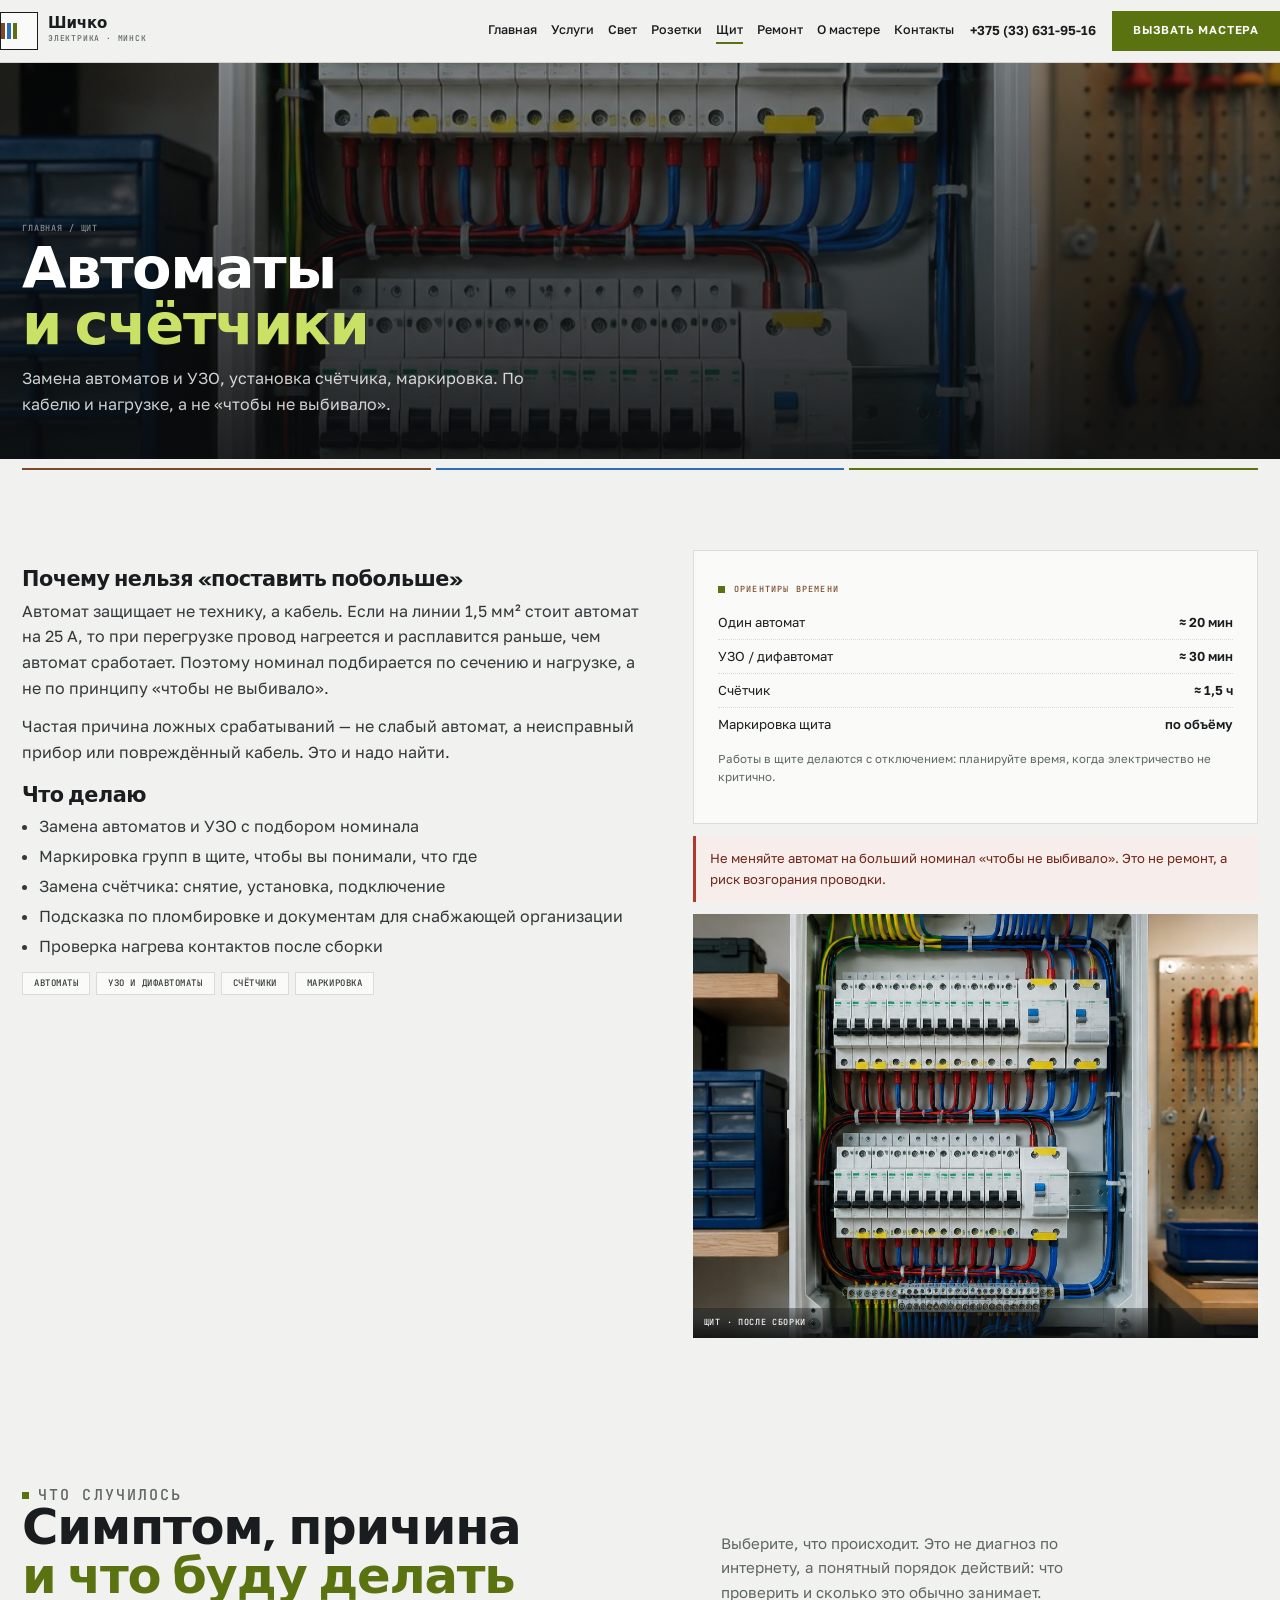
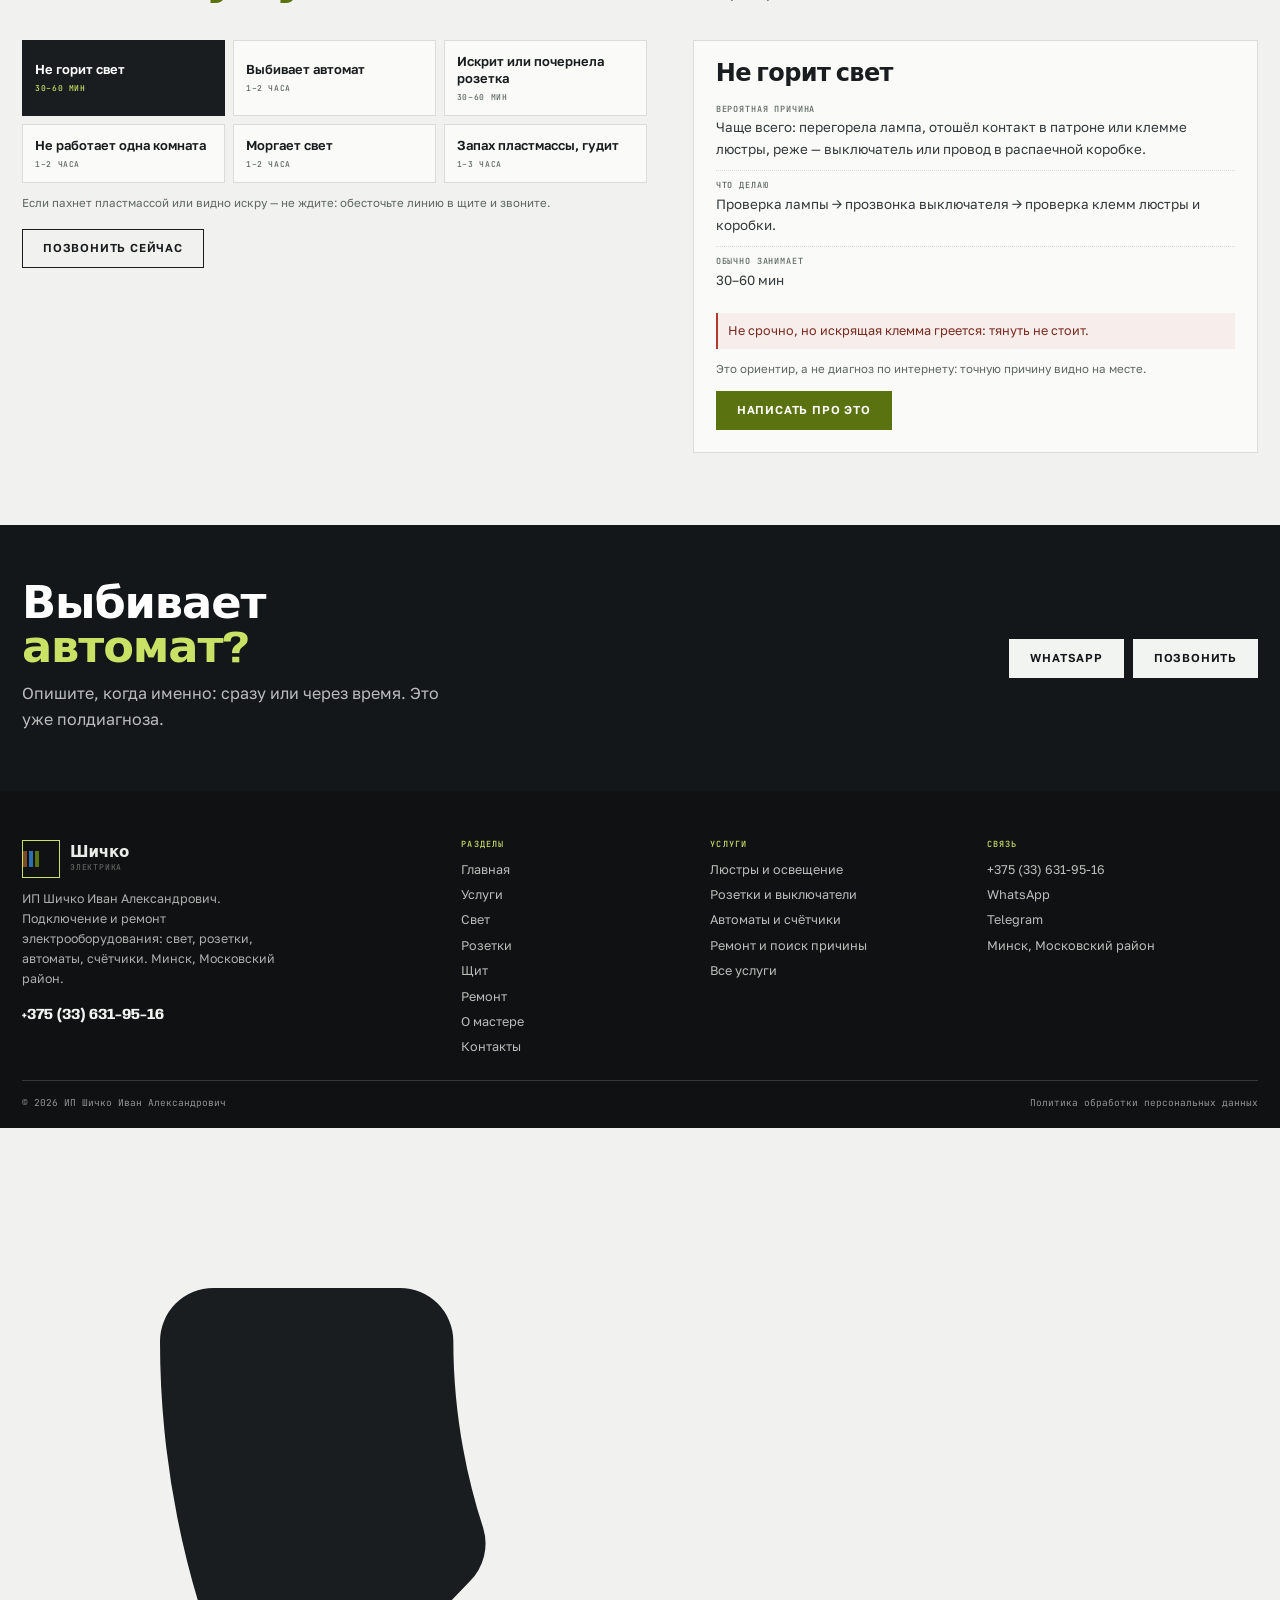
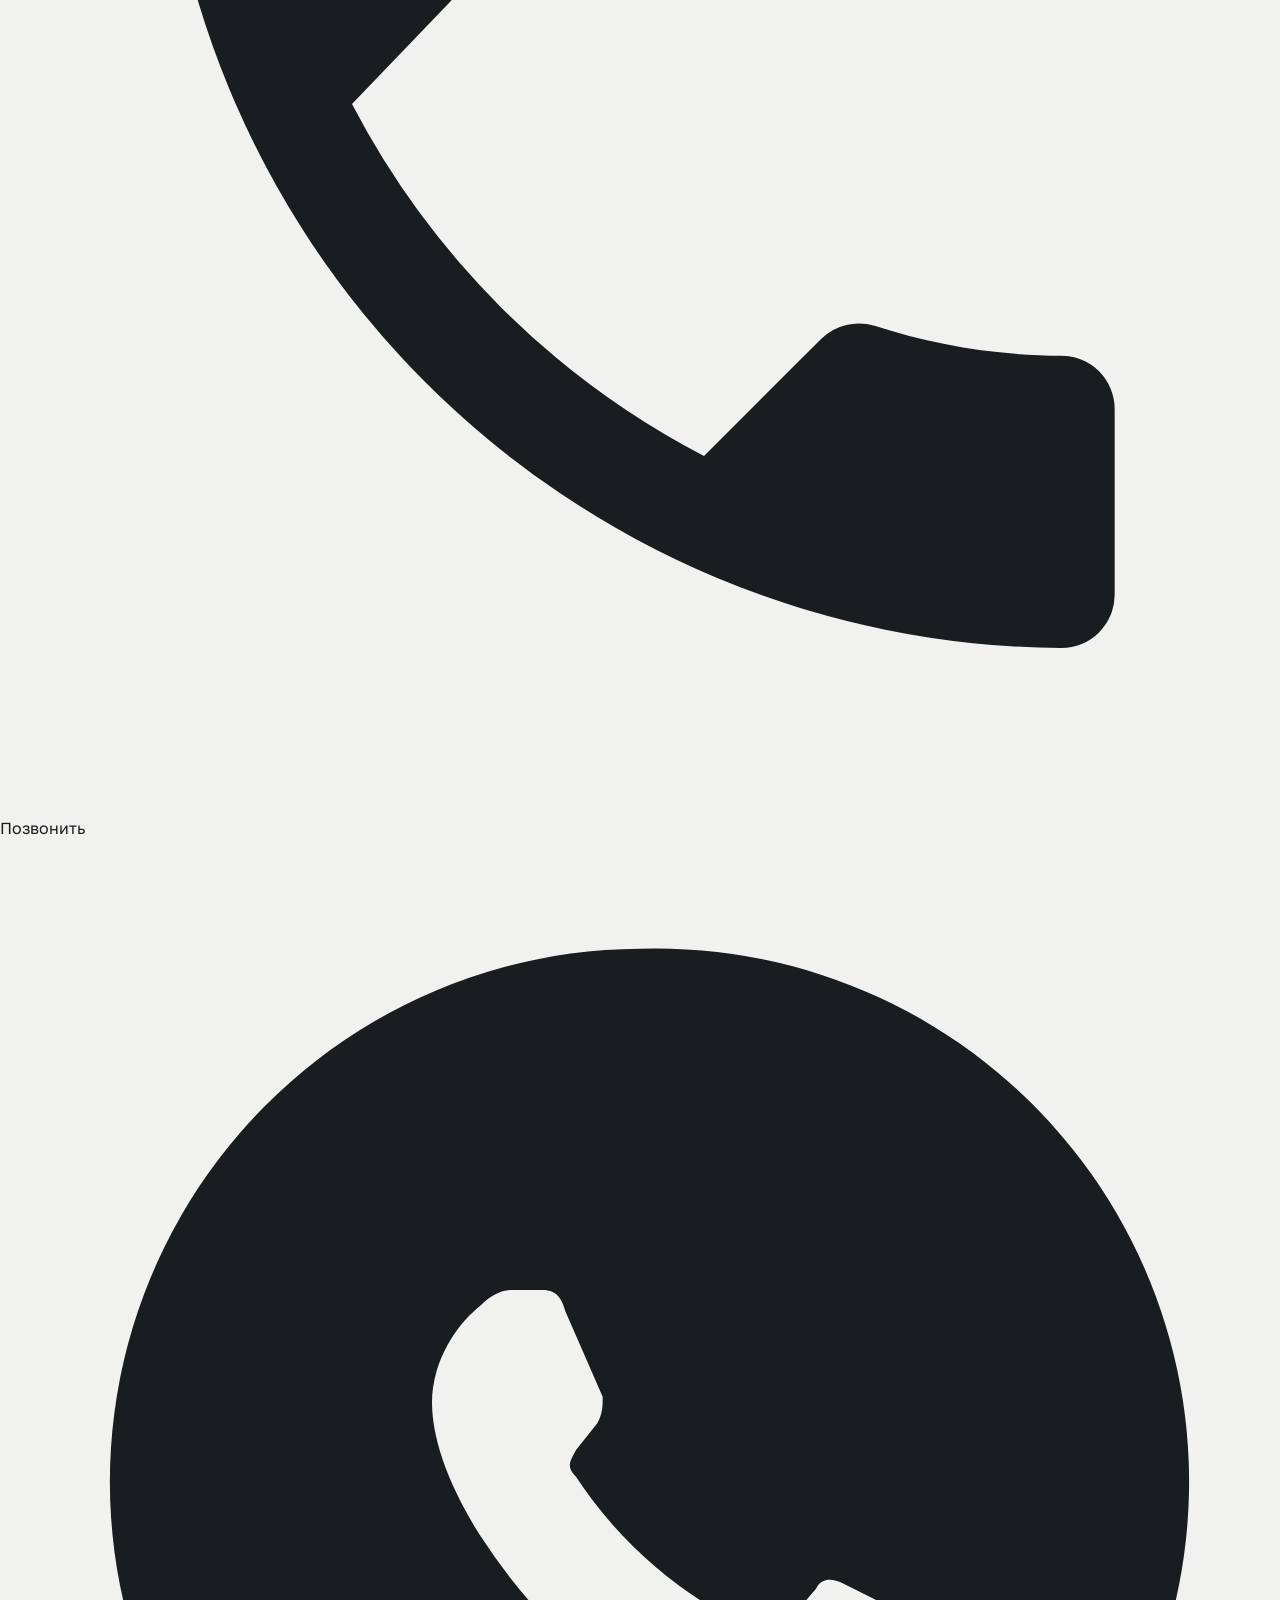
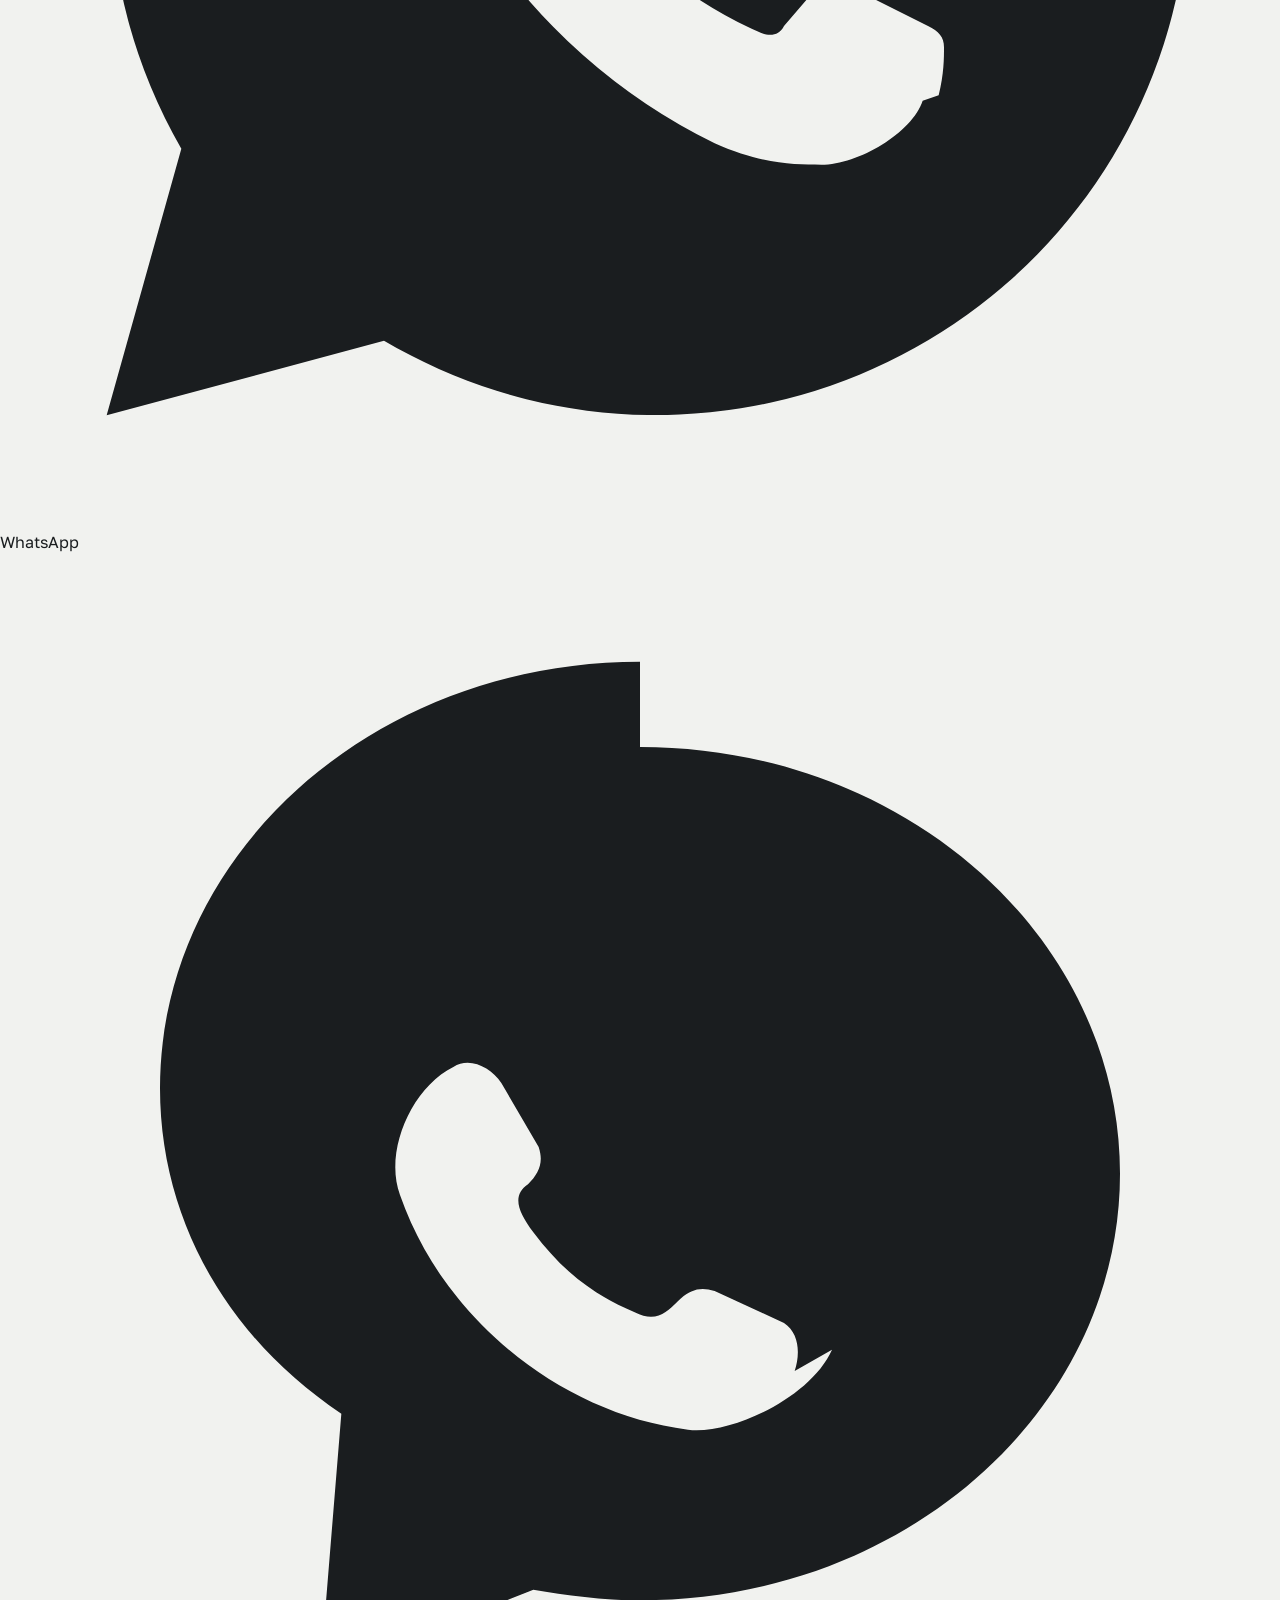
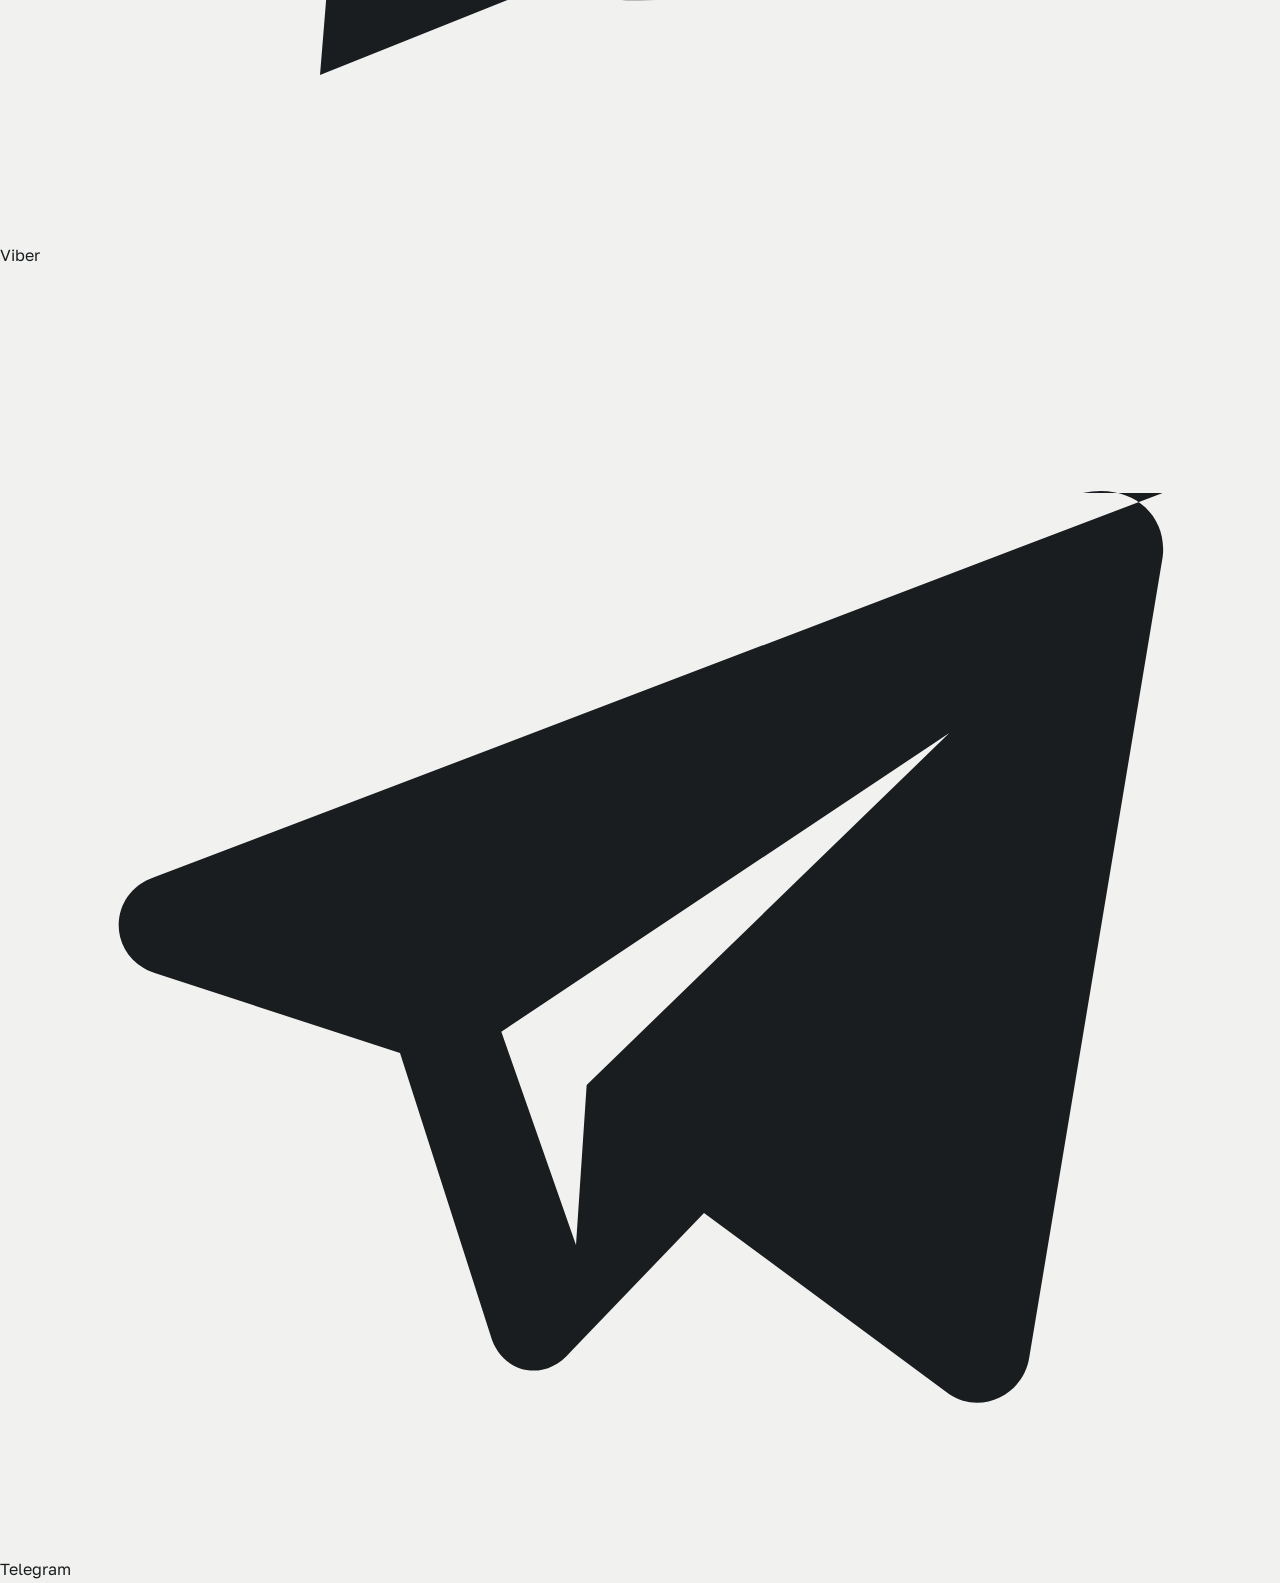
<file: schit.html>
<!DOCTYPE html>
<html lang="ru">
<head>
<meta charset="utf-8">
<meta name="viewport" content="width=device-width, initial-scale=1">
<title>Замена автоматов и счётчиков в Минске | Шичко</title>
<meta name="description" content="Замена автоматов и УЗО с подбором номинала, установка счётчика, маркировка групп в щите. Минск.">
<meta property="og:title" content="Замена автоматов и счётчиков в Минске | Шичко">
<meta property="og:description" content="Замена автоматов и УЗО с подбором номинала, установка счётчика, маркировка групп в щите. Минск.">
<meta property="og:type" content="website">
<meta name="theme-color" content="#F1F2EF">
<style>
:root{--bg:#F1F2EF;--bg2:#E6E8E3;--ink:#1A1D1F;--ink2:#2A2E31;--paper:#FAFBF8;
--phase:#7A4B2A;--neutral:#2C6FB5;--earth:#5A7210;--muted:#5E6660;--line:rgba(26,29,31,.14);
--d:'Anybody',system-ui,sans-serif;--b:'Golos Text',system-ui,sans-serif;--m:'JetBrains Mono',ui-monospace,monospace;
--pad:22px;--max:1300px}
*{box-sizing:border-box}html{-webkit-text-size-adjust:100%}body{margin:0;background:var(--bg);color:var(--ink);font:16px/1.62 var(--b);-webkit-font-smoothing:antialiased}
img{max-width:100%;display:block}h1,h2,h3{margin:0;font-family:var(--d);font-weight:700;line-height:.98;letter-spacing:-.025em}
a{color:inherit;text-decoration:none}[hidden]{display:none!important}
.wrap{width:100%;max-width:var(--max);margin:0 auto;padding:0 var(--pad)}
.header{position:sticky;top:0;z-index:40;background:rgba(241,242,239,.95);border-bottom:1px solid var(--line);backdrop-filter:blur(8px)}
.header__in{display:flex;align-items:center;gap:16px;padding:11px 0}
.logo{display:flex;align-items:center;gap:10px}
.logo__mark{width:38px;height:38px;border:1.5px solid var(--ink);display:grid;place-items:center;gap:2px;grid-template-columns:repeat(3,4px);align-content:center;background:var(--paper)}
.logo__mark i{display:block;width:4px;height:16px}
.logo__mark i:nth-child(1){background:var(--phase)}.logo__mark i:nth-child(2){background:var(--neutral)}.logo__mark i:nth-child(3){background:var(--earth)}
.logo__txt{display:flex;flex-direction:column;line-height:1.15}
.logo__txt b{font:700 15px/1 var(--d);letter-spacing:-.01em}
.logo__txt i{font:500 8px/1.5 var(--m);letter-spacing:.1em;text-transform:uppercase;color:var(--muted);font-style:normal}
.nav{display:flex;gap:14px;margin-left:auto;font:500 12.5px/1 var(--b)}
.nav a{padding:6px 0;border-bottom:2px solid transparent}
.nav a:hover,.nav a.is-on{border-color:var(--earth);color:var(--ink)}
.header__tel{font:600 13px/1 var(--b);white-space:nowrap}
.btn{display:inline-flex;align-items:center;justify-content:center;gap:8px;padding:13px 20px;font:600 11.5px/1 var(--b);letter-spacing:.07em;text-transform:uppercase;border:1px solid var(--earth);background:var(--earth);color:#fff;cursor:pointer;transition:.18s}
.btn:hover{background:#485C0C;border-color:#485C0C}
.btn--ink{background:var(--ink);border-color:var(--ink);color:#fff}
.btn--ink:hover{background:#000}
.btn--ghost{background:transparent;color:var(--ink);border-color:var(--ink)}
.btn--ghost:hover{background:var(--ink);color:#fff}
.burger{display:none;width:42px;height:36px;border:1px solid var(--ink);background:transparent;align-items:center;justify-content:center;flex-direction:column;gap:4px;cursor:pointer}
.burger i{display:block;width:16px;height:1px;background:var(--ink)}
.burger.is-close i:first-child{transform:rotate(45deg) translateY(3px)}
.burger.is-close i:last-child{transform:rotate(-45deg) translateY(-3px)}
.drawer{position:fixed;inset:0;z-index:90;background:rgba(18,21,22,.8);display:none}
.drawer[data-open]{display:block}
.drawer__in{position:absolute;inset:0 0 0 auto;width:min(400px,92vw);background:var(--bg);padding:18px;overflow-y:auto}
.drawer__top{display:flex;justify-content:space-between;align-items:center;margin-bottom:16px}
.drawer__nav{display:grid;font:700 21px/1 var(--d)}
.drawer__nav a{padding:13px 0;border-bottom:1px solid var(--line)}
.drawer__cta{width:100%;margin-top:16px}
.drawer__note{font-size:12px;color:var(--muted);margin-top:10px}
body.is-locked{overflow:hidden}
.hero{position:relative;min-height:min(94svh,820px);display:flex;align-items:flex-end;overflow:hidden;background:#0D0F10}
.hero__img{position:absolute;inset:0;width:100%;height:100%;object-fit:cover}
.hero::after{content:'';position:absolute;inset:0;background:linear-gradient(180deg,rgba(10,12,13,.5),rgba(10,12,13,.12) 42%,rgba(10,12,13,.84) 76%,#0D0F10 100%)}
.hero__in{position:relative;z-index:2;width:100%;padding:clamp(28px,4.6vw,58px) 0 clamp(14px,2vw,22px);color:#F4F6F3}
.hero h1{font-size:clamp(2rem,5.7vw,4.7rem);letter-spacing:-.035em;color:#fff}
.hero h1 em{font-style:normal;color:#C9E265}
.hero__lede{max-width:44ch;margin:14px 0 18px;color:rgba(244,246,243,.87)}
.hero__acts{display:flex;flex-wrap:wrap;gap:9px;margin-bottom:clamp(14px,2.2vw,26px)}
.hero__acts .btn--ghost{color:#fff;border-color:rgba(255,255,255,.6)}
.hero__acts .btn--ghost:hover{background:#fff;color:var(--ink)}
.hero__facts{display:grid;grid-template-columns:repeat(4,minmax(0,1fr));border-top:1px solid rgba(255,255,255,.28);gap:0 12px}
.hero__facts div{padding:11px 0 0}
.hero__facts b{display:block;font:700 clamp(.95rem,1.5vw,1.15rem)/1.2 var(--d)}
.hero__facts span{font:500 8.5px/1.5 var(--m);letter-spacing:.08em;text-transform:uppercase;color:#C9E265}
@media (max-width:1024px){.nav{display:none}.burger{display:flex}.header__tel{display:none}.hero__facts{grid-template-columns:1fr 1fr}}
@media (max-width:380px){.header .btn{display:none}}
</style>
<link rel="preconnect" href="https://fonts.googleapis.com">
<link rel="preconnect" href="https://fonts.gstatic.com" crossorigin>
<link href="https://fonts.googleapis.com/css2?family=Anybody:wght@600;700;800&family=Golos+Text:wght@400;500;600&family=JetBrains+Mono:wght@400;500&display=swap" rel="stylesheet">
<link rel="stylesheet" href="assets/css/style.v1.css">
<link rel="icon" href="assets/img/favicon.svg" type="image/svg+xml">
</head>
<body>
<header class="header"><div class="header__in wrap">
<a class="logo" href="index.html"><span class="logo__mark"><i></i><i></i><i></i></span><span class="logo__txt"><b>Шичко</b><i>электрика · Минск</i></span></a>
<nav class="nav" aria-label="Основное меню"><a href="index.html">Главная</a><a href="uslugi.html">Услуги</a><a href="svet.html">Свет</a><a href="tochki.html">Розетки</a><a href="schit.html" class="is-on">Щит</a><a href="remont.html">Ремонт</a><a href="o-mastere.html">О мастере</a><a href="kontakty.html">Контакты</a></nav>
<a class="header__tel" href="tel:+375336319516">+375 (33) 631-95-16</a>
<a class="btn" href="#zayavka">Вызвать мастера</a>
<button class="burger" type="button" aria-label="Меню" aria-expanded="false" aria-controls="drawer"><i></i><i></i><i></i></button>
</div></header>
<div class="drawer" id="drawer" role="dialog" aria-modal="true" aria-label="Меню" hidden>
<div class="drawer__in">
<div class="drawer__top">
<a class="logo" href="index.html"><span class="logo__mark"><i></i><i></i><i></i></span><span class="logo__txt"><b>Шичко</b><i>Минск</i></span></a>
<button class="burger is-close" type="button" data-close aria-label="Закрыть меню"><i></i><i></i></button>
</div>
<nav class="drawer__nav"><a href="index.html">Главная</a><a href="uslugi.html">Услуги</a><a href="svet.html">Свет</a><a href="tochki.html">Розетки</a><a href="schit.html">Щит</a><a href="remont.html">Ремонт</a><a href="o-mastere.html">О мастере</a><a href="kontakty.html">Контакты</a></nav>
<a class="btn drawer__cta" href="tel:+375336319516">Позвонить +375 (33) 631-95-16</a>
<p class="drawer__note">Подключение и замена люстр, розеток, выключателей, автоматов и счётчиков. Декоративное освещение, поиск неисправностей. Минск, Московский район. Опыт 4–7 лет, доступные цены.</p>
</div></div>
<main>
<section class="phero"><img src="assets/img/board.jpg" alt="Электрощит" width="1024" height="1024">
<div class="phero__in"><div class="wrap"><div class="crumbs"><a href="index.html">Главная</a> / Щит</div>
<h1>Автоматы<br><em>и счётчики</em></h1><p>Замена автоматов и УЗО, установка счётчика, маркировка. По кабелю и нагрузке, а не «чтобы не выбивало».</p></div></div></section>
<div class="cable" aria-hidden="true"><i></i><i></i><i></i></div>
<section class="section"><div class="wrap"><div class="two">
<div class="prose">
<h3>Почему нельзя «поставить побольше»</h3>
<p>Автомат защищает не технику, а кабель. Если на линии 1,5 мм² стоит автомат на 25 А, то при перегрузке провод нагреется и расплавится раньше, чем автомат сработает. Поэтому номинал подбирается по сечению и нагрузке, а не по принципу «чтобы не выбивало».</p>
<p>Частая причина ложных срабатываний — не слабый автомат, а неисправный прибор или повреждённый кабель. Это и надо найти.</p>
<h3>Что делаю</h3>
<ul>
<li>Замена автоматов и УЗО с подбором номинала</li>
<li>Маркировка групп в щите, чтобы вы понимали, что где</li>
<li>Замена счётчика: снятие, установка, подключение</li>
<li>Подсказка по пломбировке и документам для снабжающей организации</li>
<li>Проверка нагрева контактов после сборки</li>
</ul>
<div class="chips"><span class="chip">Автоматы</span><span class="chip">УЗО и дифавтоматы</span><span class="chip">Счётчики</span><span class="chip">Маркировка</span></div>
</div>
<div>
<div class="card"><p class="eyebrow">ориентиры времени</p>
<table class="spec"><tbody>
<tr><td>Один автомат</td><td>≈ 20 мин</td></tr>
<tr><td>УЗО / дифавтомат</td><td>≈ 30 мин</td></tr>
<tr><td>Счётчик</td><td>≈ 1,5 ч</td></tr>
<tr><td>Маркировка щита</td><td>по объёму</td></tr>
</tbody></table>
<p class="note">Работы в щите делаются с отключением: планируйте время, когда электричество не критично.</p></div>
<div class="warn" style="margin-top:12px">Не меняйте автомат на больший номинал «чтобы не выбивало». Это не ремонт, а риск возгорания проводки.</div>
<div class="gal" style="grid-template-columns:1fr;margin-top:12px"><figure><img src="assets/img/board.jpg" alt="Щит" width="1024" height="1024" loading="lazy"><figcaption>Щит · после сборки</figcaption></figure></div>
</div>
</div></div></section>

<section class="section anchor" id="diag"><div class="wrap">
<div class="sec-head"><div><p class="eyebrow">что случилось</p><h2 class="h2">Симптом, причина<br><em>и что буду делать</em></h2></div>
<p>Выберите, что происходит. Это не диагноз по интернету, а понятный порядок действий: что проверить и сколько это обычно занимает.</p></div>
<div class="two">
<div><div class="diag" id="diagBtns"></div>
<p class="note" style="margin-top:12px">Если пахнет пластмассой или видно искру — не ждите: обесточьте линию в щите и звоните.</p>
<p><a class="btn btn--ghost" href="tel:+375336319516">Позвонить сейчас</a></p></div>
<div class="verdict" id="verdict" aria-live="polite"></div>
</div>
</div></section>

<section class="cta"><div class="wrap cta__in"><div><h2>Выбивает<br><em>автомат?</em></h2><p>Опишите, когда именно: сразу или через время. Это уже полдиагноза.</p></div>
<div class="cta__acts"><a class="btn btn--light" href="https://wa.me/375336319516" target="_blank" rel="noopener">WhatsApp</a><a class="btn btn--light" href="tel:+375336319516">Позвонить</a></div></div></section>
</main>
<footer class="footer"><div class="wrap">
<div class="footer__top">
<div class="footer__about"><a class="logo logo--f" href="index.html"><span class="logo__mark"><i></i><i></i><i></i></span><span class="logo__txt"><b>Шичко</b><i>электрика</i></span></a>
<p>ИП Шичко Иван Александрович. Подключение и ремонт электрооборудования: свет, розетки, автоматы, счётчики. Минск, Московский район.</p>
<a class="footer__tel" href="tel:+375336319516">+375 (33) 631-95-16</a>
</div>
<div><h4>Разделы</h4><ul><li><a href="index.html">Главная</a></li><li><a href="uslugi.html">Услуги</a></li><li><a href="svet.html">Свет</a></li><li><a href="tochki.html">Розетки</a></li><li><a href="schit.html">Щит</a></li><li><a href="remont.html">Ремонт</a></li><li><a href="o-mastere.html">О мастере</a></li><li><a href="kontakty.html">Контакты</a></li></ul></div>
<div><h4>Услуги</h4><ul><li><a href="svet.html">Люстры и освещение</a></li><li><a href="tochki.html">Розетки и выключатели</a></li><li><a href="schit.html">Автоматы и счётчики</a></li><li><a href="remont.html">Ремонт и поиск причины</a></li><li><a href="uslugi.html">Все услуги</a></li></ul></div>
<div><h4>Связь</h4><ul><li><a href="tel:+375336319516">+375 (33) 631-95-16</a></li><li><a href="https://wa.me/375336319516" target="_blank" rel="noopener">WhatsApp</a></li><li><a href="https://t.me/+375336319516" target="_blank" rel="noopener">Telegram</a></li><li><a href="https://yandex.by/maps/?text=%D0%9C%D0%B8%D0%BD%D1%81%D0%BA%20%D1%8D%D0%BB%D0%B5%D0%BA%D1%82%D1%80%D0%BE%D0%BC%D0%BE%D0%BD%D1%82%D0%B0%D0%B6%20%D0%A8%D0%B8%D1%87%D0%BA%D0%BE" target="_blank" rel="noopener">Минск, Московский район</a></li></ul></div>
</div>
<div class="footer__bottom"><span>© <span id="yr">2026</span> ИП Шичко Иван Александрович</span>
<span><a href="politika.html">Политика обработки персональных данных</a></span></div>
</div></footer>
<div class="mbar" role="navigation" aria-label="Быстрая связь">
<a href="tel:+375336319516"><svg viewBox="0 0 24 24" fill="currentColor" aria-hidden="true"><path d="M6.6 10.8a15.5 15.5 0 0 0 6.6 6.6l2.2-2.2a1 1 0 0 1 1-.24c1.1.36 2.3.56 3.5.56a1 1 0 0 1 1 1V20a1 1 0 0 1-1 1A17 17 0 0 1 3 4a1 1 0 0 1 1-1h3.5a1 1 0 0 1 1 1c0 1.2.2 2.4.56 3.5a1 1 0 0 1-.25 1z"/></svg>Позвонить</a>
<a href="https://wa.me/375336319516" target="_blank" rel="noopener"><svg viewBox="0 0 24 24" fill="currentColor" aria-hidden="true"><path d="M12 2a10 10 0 0 0-8.6 15L2 22l5.2-1.4A10 10 0 1 0 12 2m5.3 14.1c-.2.6-1.2 1.2-1.9 1.2-.5 0-1.1 0-2-.4a11 11 0 0 1-4.4-3.9c-.5-.8-.9-1.7-.9-2.5 0-.7.4-1.4.9-1.8.2-.2.4-.3.6-.3h.5c.2 0 .4 0 .5.4l.7 1.6c0 .2 0 .3-.1.5l-.4.5c-.1.2-.2.3 0 .5a8 8 0 0 0 3.4 2.9c.2.1.4.1.5-.1l.6-.7c.1-.2.3-.2.5-.1l1.6.8c.2.1.3.2.3.4s0 .5-.1.9"/></svg>WhatsApp</a>
<a href="viber://chat?number=%2B375336319516"><svg viewBox="0 0 24 24" fill="currentColor" aria-hidden="true"><path d="M12 2C7 2 3 5.6 3 10c0 2.5 1.3 4.7 3.4 6.1L6 21l4-1.6c.6.1 1.3.2 2 .2 5 0 9-3.6 9-8s-4-8-9-8m3.6 11.3c-.4.9-1.9 1.6-2.7 1.5-2.4-.3-4.6-2.1-5.4-4.4-.3-.8.2-2 1-2.4.3-.2.7 0 .9.3l.7 1.2c.1.3 0 .5-.2.7-.3.2-.2.5.1.9.6.8 1.2 1.2 1.9 1.5.4.2.6 0 .8-.2s.4-.3.7-.2l1.3.6c.3.2.3.6.2.9"/></svg>Viber</a>
<a href="https://t.me/+375336319516" target="_blank" rel="noopener"><svg viewBox="0 0 24 24" fill="currentColor" aria-hidden="true"><path d="M21.8 4.2 2.9 11.4c-.9.3-.9 1.5 0 1.8l4.6 1.5 1.7 5.3c.2.7 1 .9 1.5.3l2.5-2.6 4.6 3.4c.6.4 1.4 0 1.5-.7l2.5-15c.1-.8-.6-1.4-1.5-1.2M9.4 14.3l8.4-5.6-6.8 6.6-.2 3z"/></svg>Telegram</a>
</div>
<script src="assets/js/main.v1.js"></script>
</body>
</html>
</file>
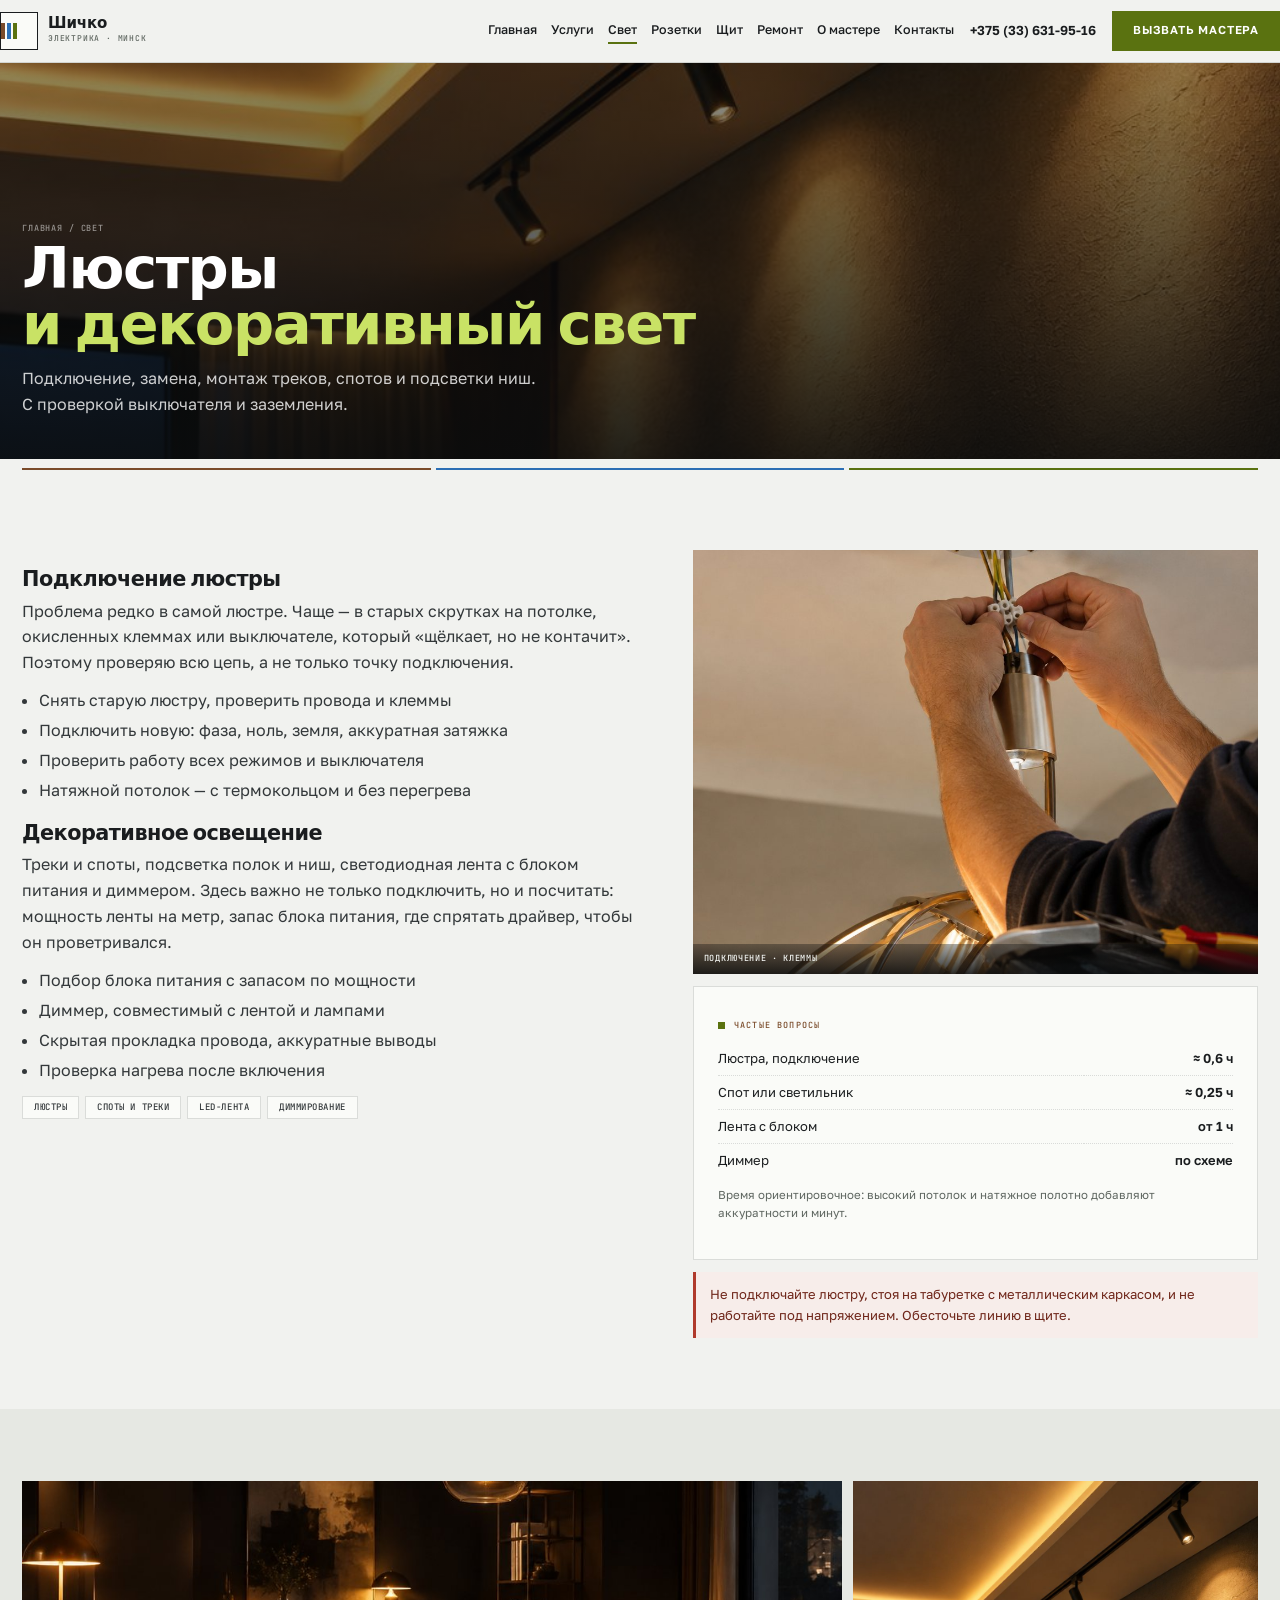
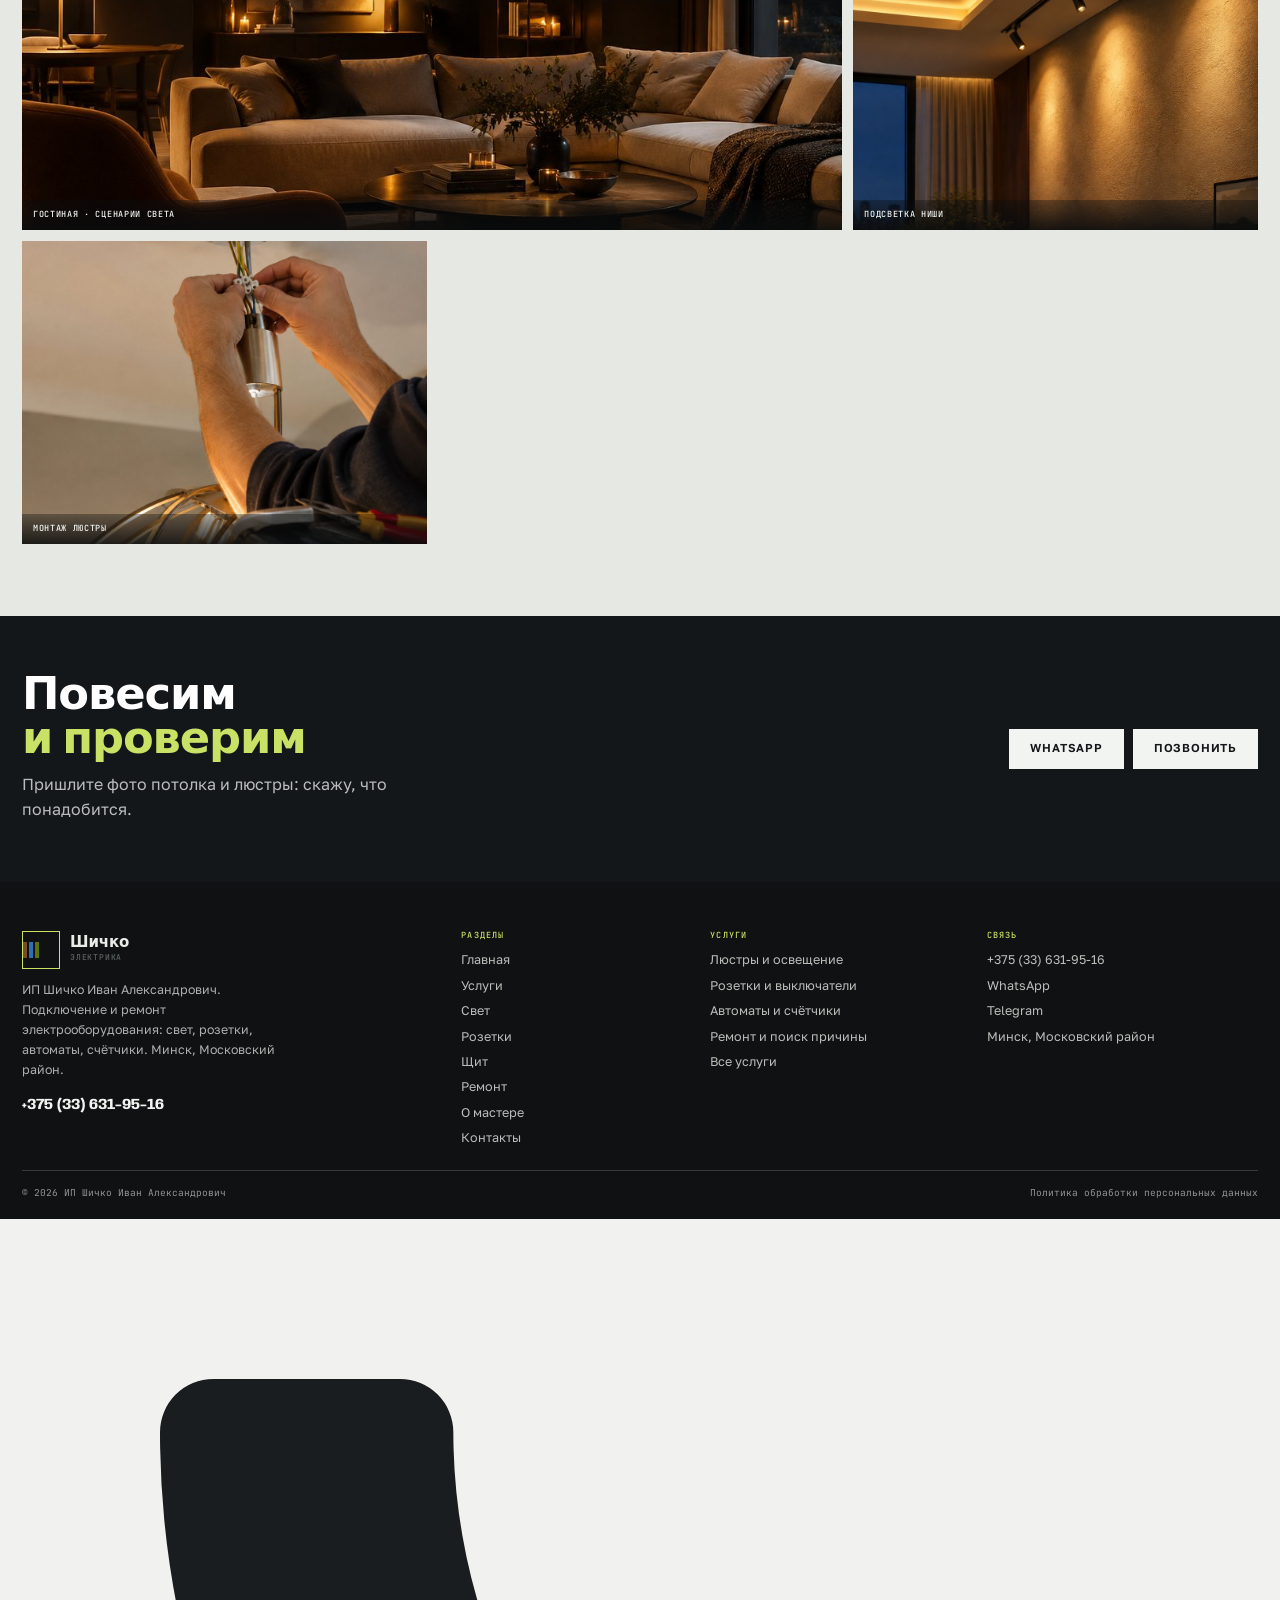
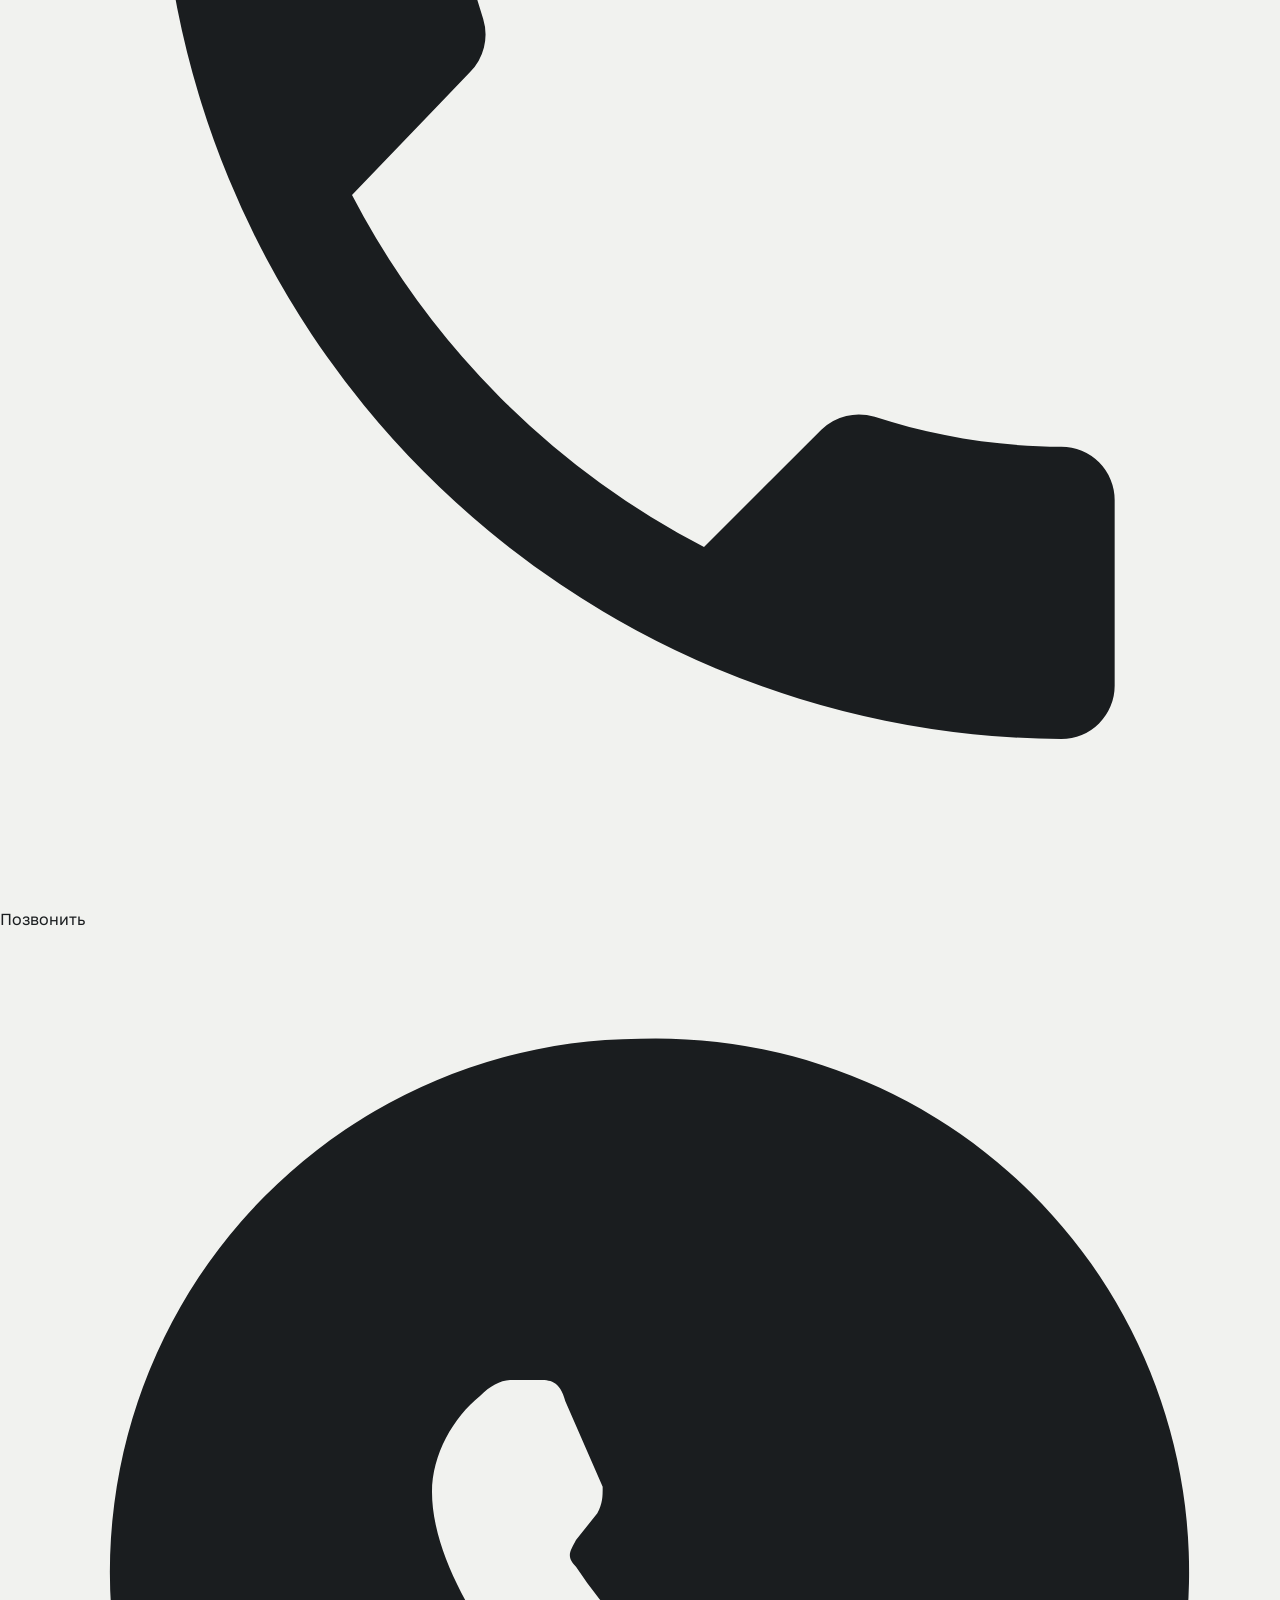
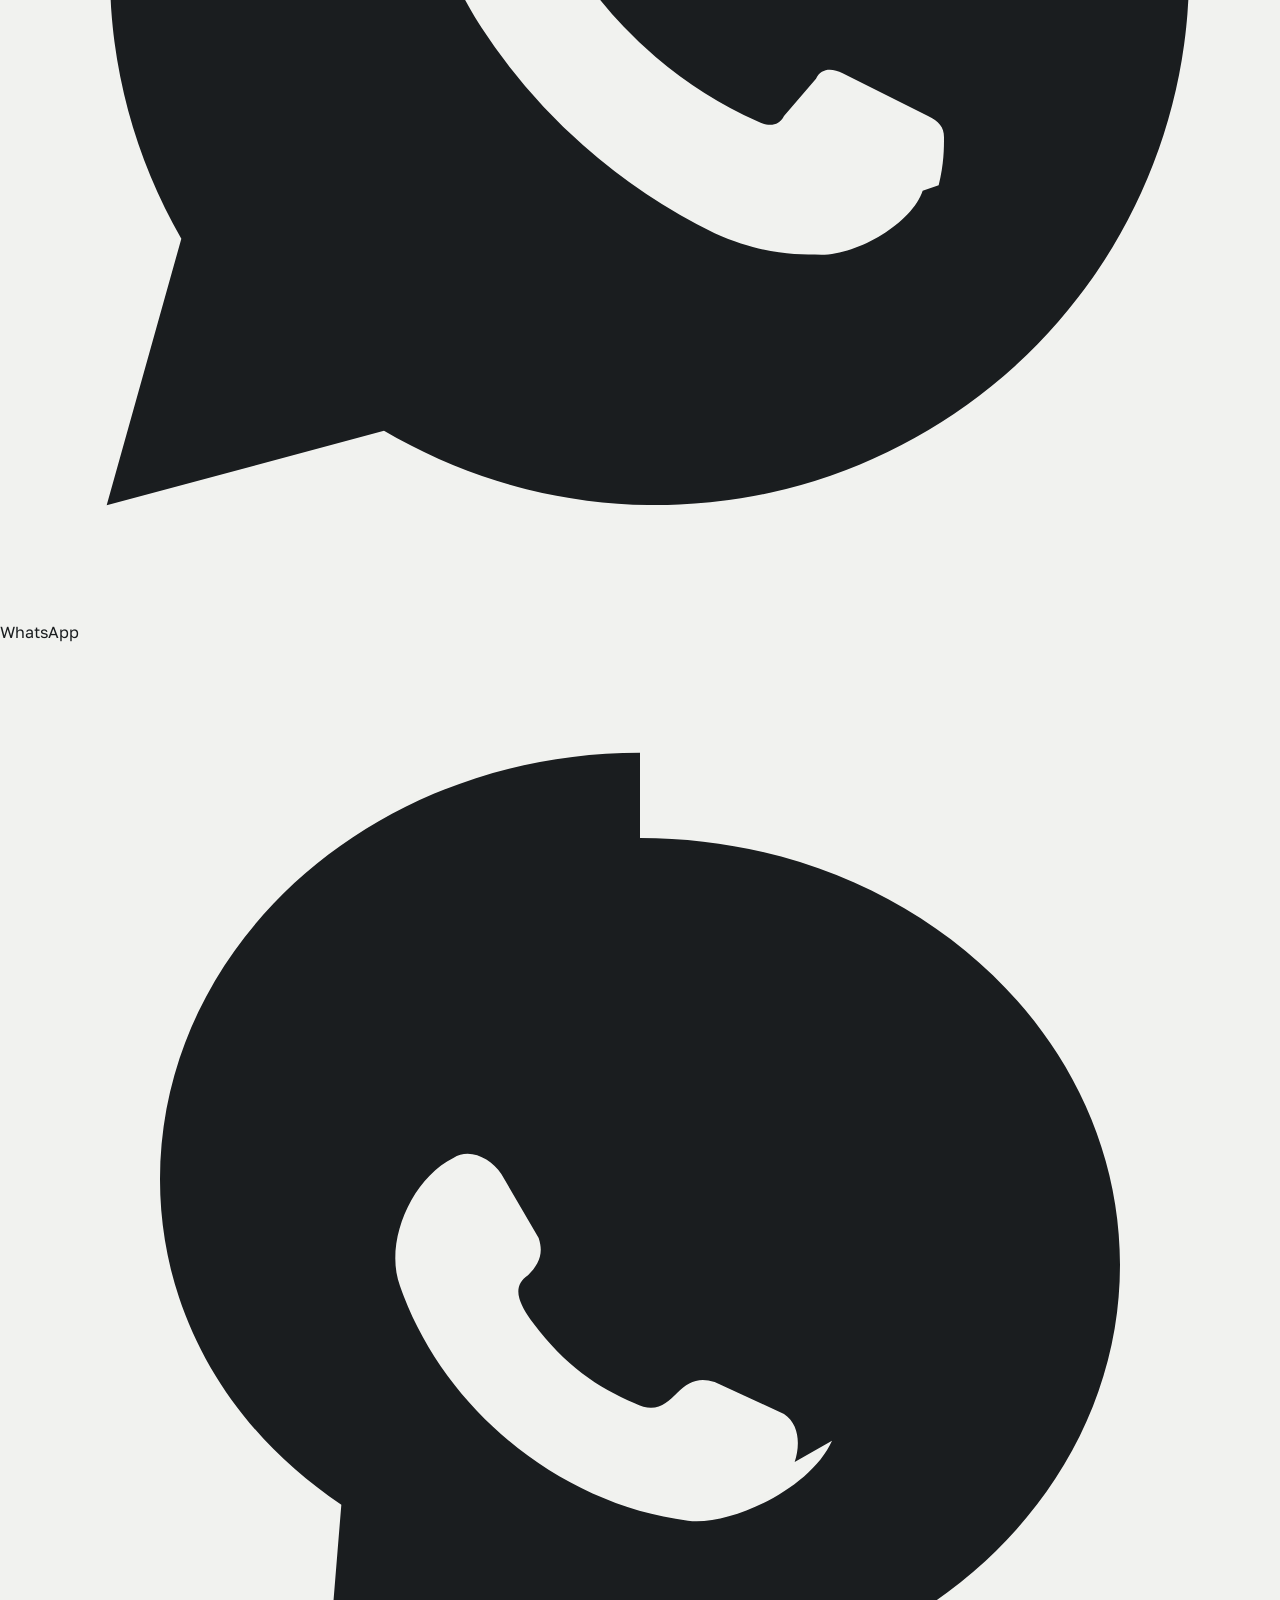
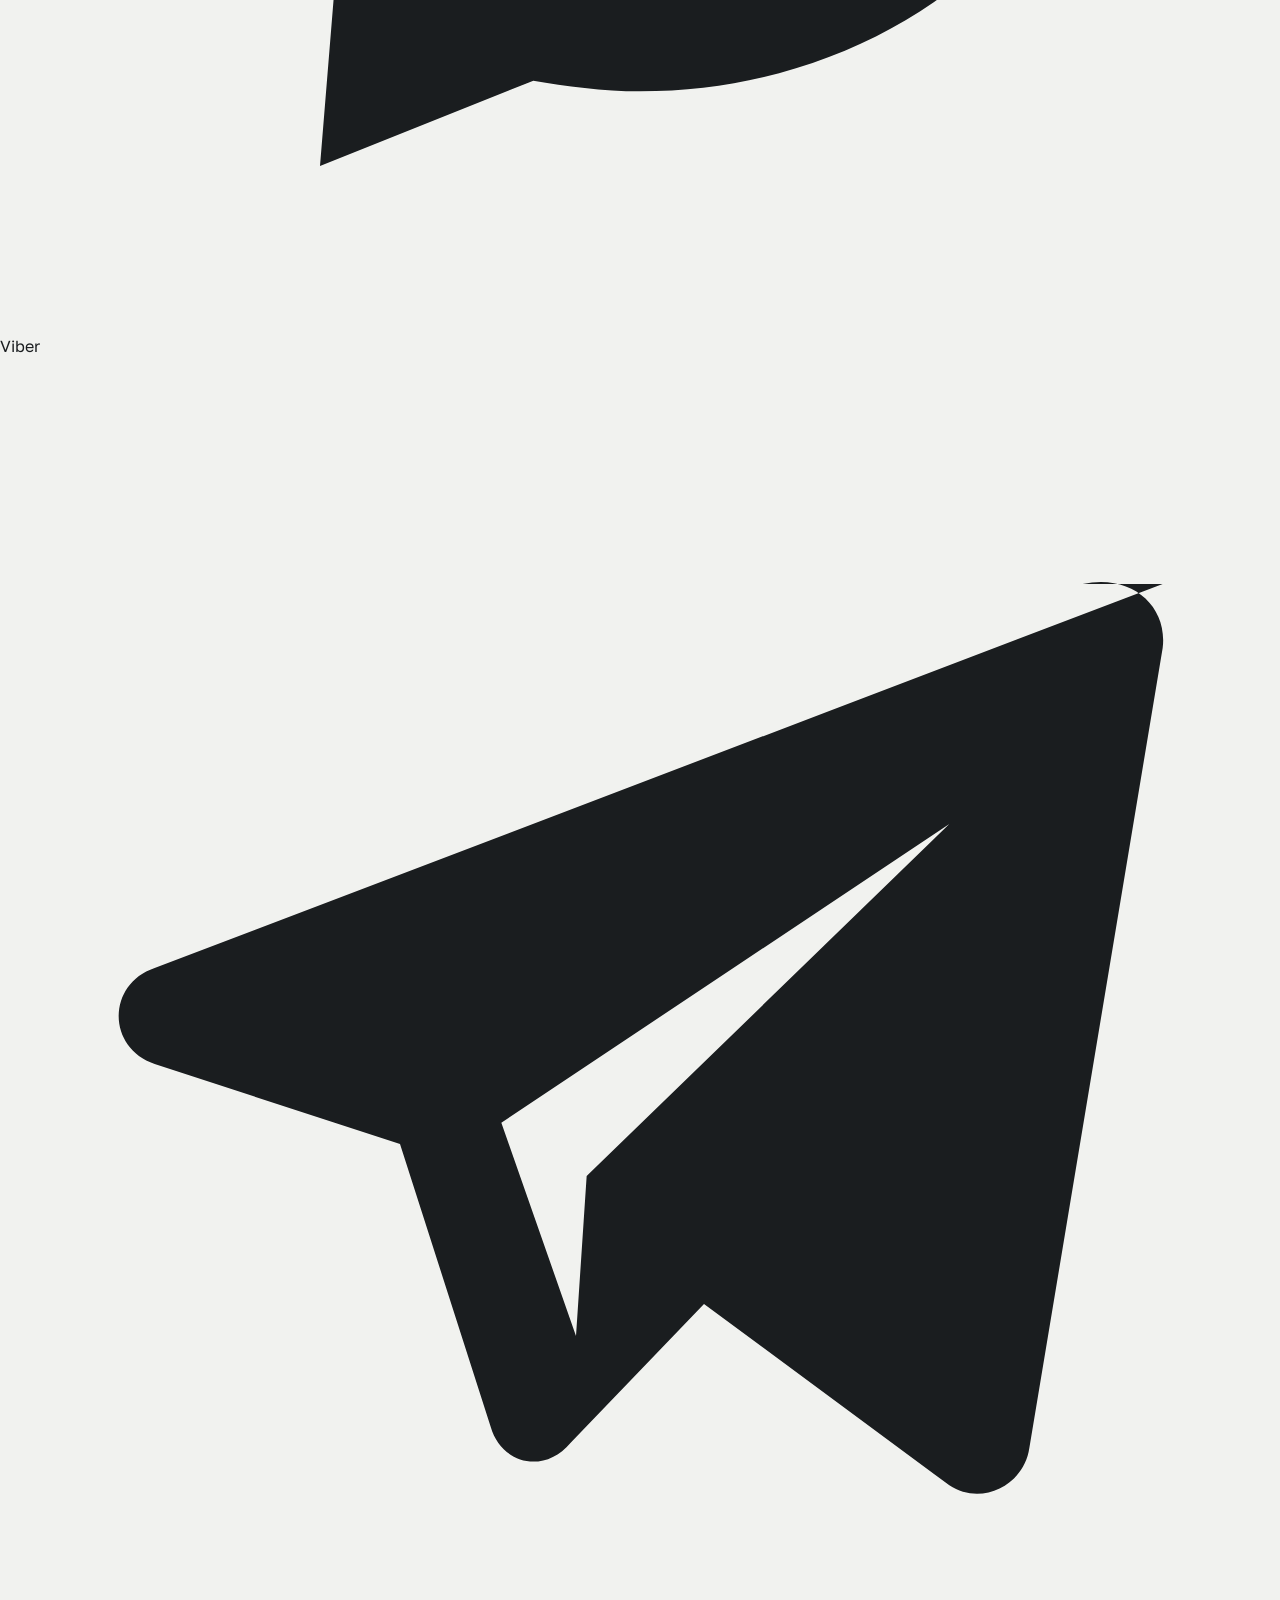
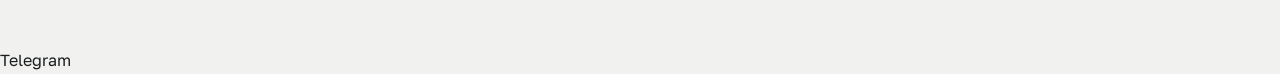
<file: svet.html>
<!DOCTYPE html>
<html lang="ru">
<head>
<meta charset="utf-8">
<meta name="viewport" content="width=device-width, initial-scale=1">
<title>Подключение люстр и декоративного освещения | Минск</title>
<meta name="description" content="Подключение и замена люстр, монтаж треков, спотов, светодиодной ленты с блоком питания и диммером. Минск.">
<meta property="og:title" content="Подключение люстр и декоративного освещения | Минск">
<meta property="og:description" content="Подключение и замена люстр, монтаж треков, спотов, светодиодной ленты с блоком питания и диммером. Минск.">
<meta property="og:type" content="website">
<meta name="theme-color" content="#F1F2EF">
<style>
:root{--bg:#F1F2EF;--bg2:#E6E8E3;--ink:#1A1D1F;--ink2:#2A2E31;--paper:#FAFBF8;
--phase:#7A4B2A;--neutral:#2C6FB5;--earth:#5A7210;--muted:#5E6660;--line:rgba(26,29,31,.14);
--d:'Anybody',system-ui,sans-serif;--b:'Golos Text',system-ui,sans-serif;--m:'JetBrains Mono',ui-monospace,monospace;
--pad:22px;--max:1300px}
*{box-sizing:border-box}html{-webkit-text-size-adjust:100%}body{margin:0;background:var(--bg);color:var(--ink);font:16px/1.62 var(--b);-webkit-font-smoothing:antialiased}
img{max-width:100%;display:block}h1,h2,h3{margin:0;font-family:var(--d);font-weight:700;line-height:.98;letter-spacing:-.025em}
a{color:inherit;text-decoration:none}[hidden]{display:none!important}
.wrap{width:100%;max-width:var(--max);margin:0 auto;padding:0 var(--pad)}
.header{position:sticky;top:0;z-index:40;background:rgba(241,242,239,.95);border-bottom:1px solid var(--line);backdrop-filter:blur(8px)}
.header__in{display:flex;align-items:center;gap:16px;padding:11px 0}
.logo{display:flex;align-items:center;gap:10px}
.logo__mark{width:38px;height:38px;border:1.5px solid var(--ink);display:grid;place-items:center;gap:2px;grid-template-columns:repeat(3,4px);align-content:center;background:var(--paper)}
.logo__mark i{display:block;width:4px;height:16px}
.logo__mark i:nth-child(1){background:var(--phase)}.logo__mark i:nth-child(2){background:var(--neutral)}.logo__mark i:nth-child(3){background:var(--earth)}
.logo__txt{display:flex;flex-direction:column;line-height:1.15}
.logo__txt b{font:700 15px/1 var(--d);letter-spacing:-.01em}
.logo__txt i{font:500 8px/1.5 var(--m);letter-spacing:.1em;text-transform:uppercase;color:var(--muted);font-style:normal}
.nav{display:flex;gap:14px;margin-left:auto;font:500 12.5px/1 var(--b)}
.nav a{padding:6px 0;border-bottom:2px solid transparent}
.nav a:hover,.nav a.is-on{border-color:var(--earth);color:var(--ink)}
.header__tel{font:600 13px/1 var(--b);white-space:nowrap}
.btn{display:inline-flex;align-items:center;justify-content:center;gap:8px;padding:13px 20px;font:600 11.5px/1 var(--b);letter-spacing:.07em;text-transform:uppercase;border:1px solid var(--earth);background:var(--earth);color:#fff;cursor:pointer;transition:.18s}
.btn:hover{background:#485C0C;border-color:#485C0C}
.btn--ink{background:var(--ink);border-color:var(--ink);color:#fff}
.btn--ink:hover{background:#000}
.btn--ghost{background:transparent;color:var(--ink);border-color:var(--ink)}
.btn--ghost:hover{background:var(--ink);color:#fff}
.burger{display:none;width:42px;height:36px;border:1px solid var(--ink);background:transparent;align-items:center;justify-content:center;flex-direction:column;gap:4px;cursor:pointer}
.burger i{display:block;width:16px;height:1px;background:var(--ink)}
.burger.is-close i:first-child{transform:rotate(45deg) translateY(3px)}
.burger.is-close i:last-child{transform:rotate(-45deg) translateY(-3px)}
.drawer{position:fixed;inset:0;z-index:90;background:rgba(18,21,22,.8);display:none}
.drawer[data-open]{display:block}
.drawer__in{position:absolute;inset:0 0 0 auto;width:min(400px,92vw);background:var(--bg);padding:18px;overflow-y:auto}
.drawer__top{display:flex;justify-content:space-between;align-items:center;margin-bottom:16px}
.drawer__nav{display:grid;font:700 21px/1 var(--d)}
.drawer__nav a{padding:13px 0;border-bottom:1px solid var(--line)}
.drawer__cta{width:100%;margin-top:16px}
.drawer__note{font-size:12px;color:var(--muted);margin-top:10px}
body.is-locked{overflow:hidden}
.hero{position:relative;min-height:min(94svh,820px);display:flex;align-items:flex-end;overflow:hidden;background:#0D0F10}
.hero__img{position:absolute;inset:0;width:100%;height:100%;object-fit:cover}
.hero::after{content:'';position:absolute;inset:0;background:linear-gradient(180deg,rgba(10,12,13,.5),rgba(10,12,13,.12) 42%,rgba(10,12,13,.84) 76%,#0D0F10 100%)}
.hero__in{position:relative;z-index:2;width:100%;padding:clamp(28px,4.6vw,58px) 0 clamp(14px,2vw,22px);color:#F4F6F3}
.hero h1{font-size:clamp(2rem,5.7vw,4.7rem);letter-spacing:-.035em;color:#fff}
.hero h1 em{font-style:normal;color:#C9E265}
.hero__lede{max-width:44ch;margin:14px 0 18px;color:rgba(244,246,243,.87)}
.hero__acts{display:flex;flex-wrap:wrap;gap:9px;margin-bottom:clamp(14px,2.2vw,26px)}
.hero__acts .btn--ghost{color:#fff;border-color:rgba(255,255,255,.6)}
.hero__acts .btn--ghost:hover{background:#fff;color:var(--ink)}
.hero__facts{display:grid;grid-template-columns:repeat(4,minmax(0,1fr));border-top:1px solid rgba(255,255,255,.28);gap:0 12px}
.hero__facts div{padding:11px 0 0}
.hero__facts b{display:block;font:700 clamp(.95rem,1.5vw,1.15rem)/1.2 var(--d)}
.hero__facts span{font:500 8.5px/1.5 var(--m);letter-spacing:.08em;text-transform:uppercase;color:#C9E265}
@media (max-width:1024px){.nav{display:none}.burger{display:flex}.header__tel{display:none}.hero__facts{grid-template-columns:1fr 1fr}}
@media (max-width:380px){.header .btn{display:none}}
</style>
<link rel="preconnect" href="https://fonts.googleapis.com">
<link rel="preconnect" href="https://fonts.gstatic.com" crossorigin>
<link href="https://fonts.googleapis.com/css2?family=Anybody:wght@600;700;800&family=Golos+Text:wght@400;500;600&family=JetBrains+Mono:wght@400;500&display=swap" rel="stylesheet">
<link rel="stylesheet" href="assets/css/style.v1.css">
<link rel="icon" href="assets/img/favicon.svg" type="image/svg+xml">
</head>
<body>
<header class="header"><div class="header__in wrap">
<a class="logo" href="index.html"><span class="logo__mark"><i></i><i></i><i></i></span><span class="logo__txt"><b>Шичко</b><i>электрика · Минск</i></span></a>
<nav class="nav" aria-label="Основное меню"><a href="index.html">Главная</a><a href="uslugi.html">Услуги</a><a href="svet.html" class="is-on">Свет</a><a href="tochki.html">Розетки</a><a href="schit.html">Щит</a><a href="remont.html">Ремонт</a><a href="o-mastere.html">О мастере</a><a href="kontakty.html">Контакты</a></nav>
<a class="header__tel" href="tel:+375336319516">+375 (33) 631-95-16</a>
<a class="btn" href="#zayavka">Вызвать мастера</a>
<button class="burger" type="button" aria-label="Меню" aria-expanded="false" aria-controls="drawer"><i></i><i></i><i></i></button>
</div></header>
<div class="drawer" id="drawer" role="dialog" aria-modal="true" aria-label="Меню" hidden>
<div class="drawer__in">
<div class="drawer__top">
<a class="logo" href="index.html"><span class="logo__mark"><i></i><i></i><i></i></span><span class="logo__txt"><b>Шичко</b><i>Минск</i></span></a>
<button class="burger is-close" type="button" data-close aria-label="Закрыть меню"><i></i><i></i></button>
</div>
<nav class="drawer__nav"><a href="index.html">Главная</a><a href="uslugi.html">Услуги</a><a href="svet.html">Свет</a><a href="tochki.html">Розетки</a><a href="schit.html">Щит</a><a href="remont.html">Ремонт</a><a href="o-mastere.html">О мастере</a><a href="kontakty.html">Контакты</a></nav>
<a class="btn drawer__cta" href="tel:+375336319516">Позвонить +375 (33) 631-95-16</a>
<p class="drawer__note">Подключение и замена люстр, розеток, выключателей, автоматов и счётчиков. Декоративное освещение, поиск неисправностей. Минск, Московский район. Опыт 4–7 лет, доступные цены.</p>
</div></div>
<main>
<section class="phero"><img src="assets/img/light.jpg" alt="Декоративное освещение" width="1024" height="1024">
<div class="phero__in"><div class="wrap"><div class="crumbs"><a href="index.html">Главная</a> / Свет</div>
<h1>Люстры<br><em>и декоративный свет</em></h1><p>Подключение, замена, монтаж треков, спотов и подсветки ниш. С проверкой выключателя и заземления.</p></div></div></section>
<div class="cable" aria-hidden="true"><i></i><i></i><i></i></div>
<section class="section"><div class="wrap"><div class="two">
<div class="prose">
<h3>Подключение люстры</h3>
<p>Проблема редко в самой люстре. Чаще — в старых скрутках на потолке, окисленных клеммах или выключателе, который «щёлкает, но не контачит». Поэтому проверяю всю цепь, а не только точку подключения.</p>
<ul>
<li>Снять старую люстру, проверить провода и клеммы</li>
<li>Подключить новую: фаза, ноль, земля, аккуратная затяжка</li>
<li>Проверить работу всех режимов и выключателя</li>
<li>Натяжной потолок — с термокольцом и без перегрева</li>
</ul>
<h3>Декоративное освещение</h3>
<p>Треки и споты, подсветка полок и ниш, светодиодная лента с блоком питания и диммером. Здесь важно не только подключить, но и посчитать: мощность ленты на метр, запас блока питания, где спрятать драйвер, чтобы он проветривался.</p>
<ul>
<li>Подбор блока питания с запасом по мощности</li>
<li>Диммер, совместимый с лентой и лампами</li>
<li>Скрытая прокладка провода, аккуратные выводы</li>
<li>Проверка нагрева после включения</li>
</ul>
<div class="chips"><span class="chip">Люстры</span><span class="chip">Споты и треки</span><span class="chip">LED-лента</span><span class="chip">Диммирование</span></div>
</div>
<div>
<div class="gal" style="grid-template-columns:1fr"><figure><img src="assets/img/chandelier.jpg" alt="Подключение люстры" width="1024" height="1024" loading="lazy"><figcaption>Подключение · клеммы</figcaption></figure></div>
<div class="card" style="margin-top:12px"><p class="eyebrow">частые вопросы</p>
<table class="spec"><tbody>
<tr><td>Люстра, подключение</td><td>≈ 0,6 ч</td></tr>
<tr><td>Спот или светильник</td><td>≈ 0,25 ч</td></tr>
<tr><td>Лента с блоком</td><td>от 1 ч</td></tr>
<tr><td>Диммер</td><td>по схеме</td></tr>
</tbody></table>
<p class="note">Время ориентировочное: высокий потолок и натяжное полотно добавляют аккуратности и минут.</p></div>
<div class="warn" style="margin-top:12px">Не подключайте люстру, стоя на табуретке с металлическим каркасом, и не работайте под напряжением. Обесточьте линию в щите.</div>
</div>
</div></div></section>
<section class="section section--dim"><div class="wrap">
<div class="gal">
<figure class="wide"><img src="assets/img/hero.jpg" alt="Свет в гостиной" width="1536" height="1024" loading="lazy"><figcaption>Гостиная · сценарии света</figcaption></figure>
<figure><img src="assets/img/light.jpg" alt="Подсветка" width="1024" height="1024" loading="lazy"><figcaption>Подсветка ниши</figcaption></figure>
<figure><img src="assets/img/chandelier.jpg" alt="Люстра" width="1024" height="1024" loading="lazy"><figcaption>Монтаж люстры</figcaption></figure>
</div>
</div></section>
<section class="cta"><div class="wrap cta__in"><div><h2>Повесим<br><em>и проверим</em></h2><p>Пришлите фото потолка и люстры: скажу, что понадобится.</p></div>
<div class="cta__acts"><a class="btn btn--light" href="https://wa.me/375336319516" target="_blank" rel="noopener">WhatsApp</a><a class="btn btn--light" href="tel:+375336319516">Позвонить</a></div></div></section>
</main>
<footer class="footer"><div class="wrap">
<div class="footer__top">
<div class="footer__about"><a class="logo logo--f" href="index.html"><span class="logo__mark"><i></i><i></i><i></i></span><span class="logo__txt"><b>Шичко</b><i>электрика</i></span></a>
<p>ИП Шичко Иван Александрович. Подключение и ремонт электрооборудования: свет, розетки, автоматы, счётчики. Минск, Московский район.</p>
<a class="footer__tel" href="tel:+375336319516">+375 (33) 631-95-16</a>
</div>
<div><h4>Разделы</h4><ul><li><a href="index.html">Главная</a></li><li><a href="uslugi.html">Услуги</a></li><li><a href="svet.html">Свет</a></li><li><a href="tochki.html">Розетки</a></li><li><a href="schit.html">Щит</a></li><li><a href="remont.html">Ремонт</a></li><li><a href="o-mastere.html">О мастере</a></li><li><a href="kontakty.html">Контакты</a></li></ul></div>
<div><h4>Услуги</h4><ul><li><a href="svet.html">Люстры и освещение</a></li><li><a href="tochki.html">Розетки и выключатели</a></li><li><a href="schit.html">Автоматы и счётчики</a></li><li><a href="remont.html">Ремонт и поиск причины</a></li><li><a href="uslugi.html">Все услуги</a></li></ul></div>
<div><h4>Связь</h4><ul><li><a href="tel:+375336319516">+375 (33) 631-95-16</a></li><li><a href="https://wa.me/375336319516" target="_blank" rel="noopener">WhatsApp</a></li><li><a href="https://t.me/+375336319516" target="_blank" rel="noopener">Telegram</a></li><li><a href="https://yandex.by/maps/?text=%D0%9C%D0%B8%D0%BD%D1%81%D0%BA%20%D1%8D%D0%BB%D0%B5%D0%BA%D1%82%D1%80%D0%BE%D0%BC%D0%BE%D0%BD%D1%82%D0%B0%D0%B6%20%D0%A8%D0%B8%D1%87%D0%BA%D0%BE" target="_blank" rel="noopener">Минск, Московский район</a></li></ul></div>
</div>
<div class="footer__bottom"><span>© <span id="yr">2026</span> ИП Шичко Иван Александрович</span>
<span><a href="politika.html">Политика обработки персональных данных</a></span></div>
</div></footer>
<div class="mbar" role="navigation" aria-label="Быстрая связь">
<a href="tel:+375336319516"><svg viewBox="0 0 24 24" fill="currentColor" aria-hidden="true"><path d="M6.6 10.8a15.5 15.5 0 0 0 6.6 6.6l2.2-2.2a1 1 0 0 1 1-.24c1.1.36 2.3.56 3.5.56a1 1 0 0 1 1 1V20a1 1 0 0 1-1 1A17 17 0 0 1 3 4a1 1 0 0 1 1-1h3.5a1 1 0 0 1 1 1c0 1.2.2 2.4.56 3.5a1 1 0 0 1-.25 1z"/></svg>Позвонить</a>
<a href="https://wa.me/375336319516" target="_blank" rel="noopener"><svg viewBox="0 0 24 24" fill="currentColor" aria-hidden="true"><path d="M12 2a10 10 0 0 0-8.6 15L2 22l5.2-1.4A10 10 0 1 0 12 2m5.3 14.1c-.2.6-1.2 1.2-1.9 1.2-.5 0-1.1 0-2-.4a11 11 0 0 1-4.4-3.9c-.5-.8-.9-1.7-.9-2.5 0-.7.4-1.4.9-1.8.2-.2.4-.3.6-.3h.5c.2 0 .4 0 .5.4l.7 1.6c0 .2 0 .3-.1.5l-.4.5c-.1.2-.2.3 0 .5a8 8 0 0 0 3.4 2.9c.2.1.4.1.5-.1l.6-.7c.1-.2.3-.2.5-.1l1.6.8c.2.1.3.2.3.4s0 .5-.1.9"/></svg>WhatsApp</a>
<a href="viber://chat?number=%2B375336319516"><svg viewBox="0 0 24 24" fill="currentColor" aria-hidden="true"><path d="M12 2C7 2 3 5.6 3 10c0 2.5 1.3 4.7 3.4 6.1L6 21l4-1.6c.6.1 1.3.2 2 .2 5 0 9-3.6 9-8s-4-8-9-8m3.6 11.3c-.4.9-1.9 1.6-2.7 1.5-2.4-.3-4.6-2.1-5.4-4.4-.3-.8.2-2 1-2.4.3-.2.7 0 .9.3l.7 1.2c.1.3 0 .5-.2.7-.3.2-.2.5.1.9.6.8 1.2 1.2 1.9 1.5.4.2.6 0 .8-.2s.4-.3.7-.2l1.3.6c.3.2.3.6.2.9"/></svg>Viber</a>
<a href="https://t.me/+375336319516" target="_blank" rel="noopener"><svg viewBox="0 0 24 24" fill="currentColor" aria-hidden="true"><path d="M21.8 4.2 2.9 11.4c-.9.3-.9 1.5 0 1.8l4.6 1.5 1.7 5.3c.2.7 1 .9 1.5.3l2.5-2.6 4.6 3.4c.6.4 1.4 0 1.5-.7l2.5-15c.1-.8-.6-1.4-1.5-1.2M9.4 14.3l8.4-5.6-6.8 6.6-.2 3z"/></svg>Telegram</a>
</div>
<script src="assets/js/main.v1.js"></script>
</body>
</html>
</file>
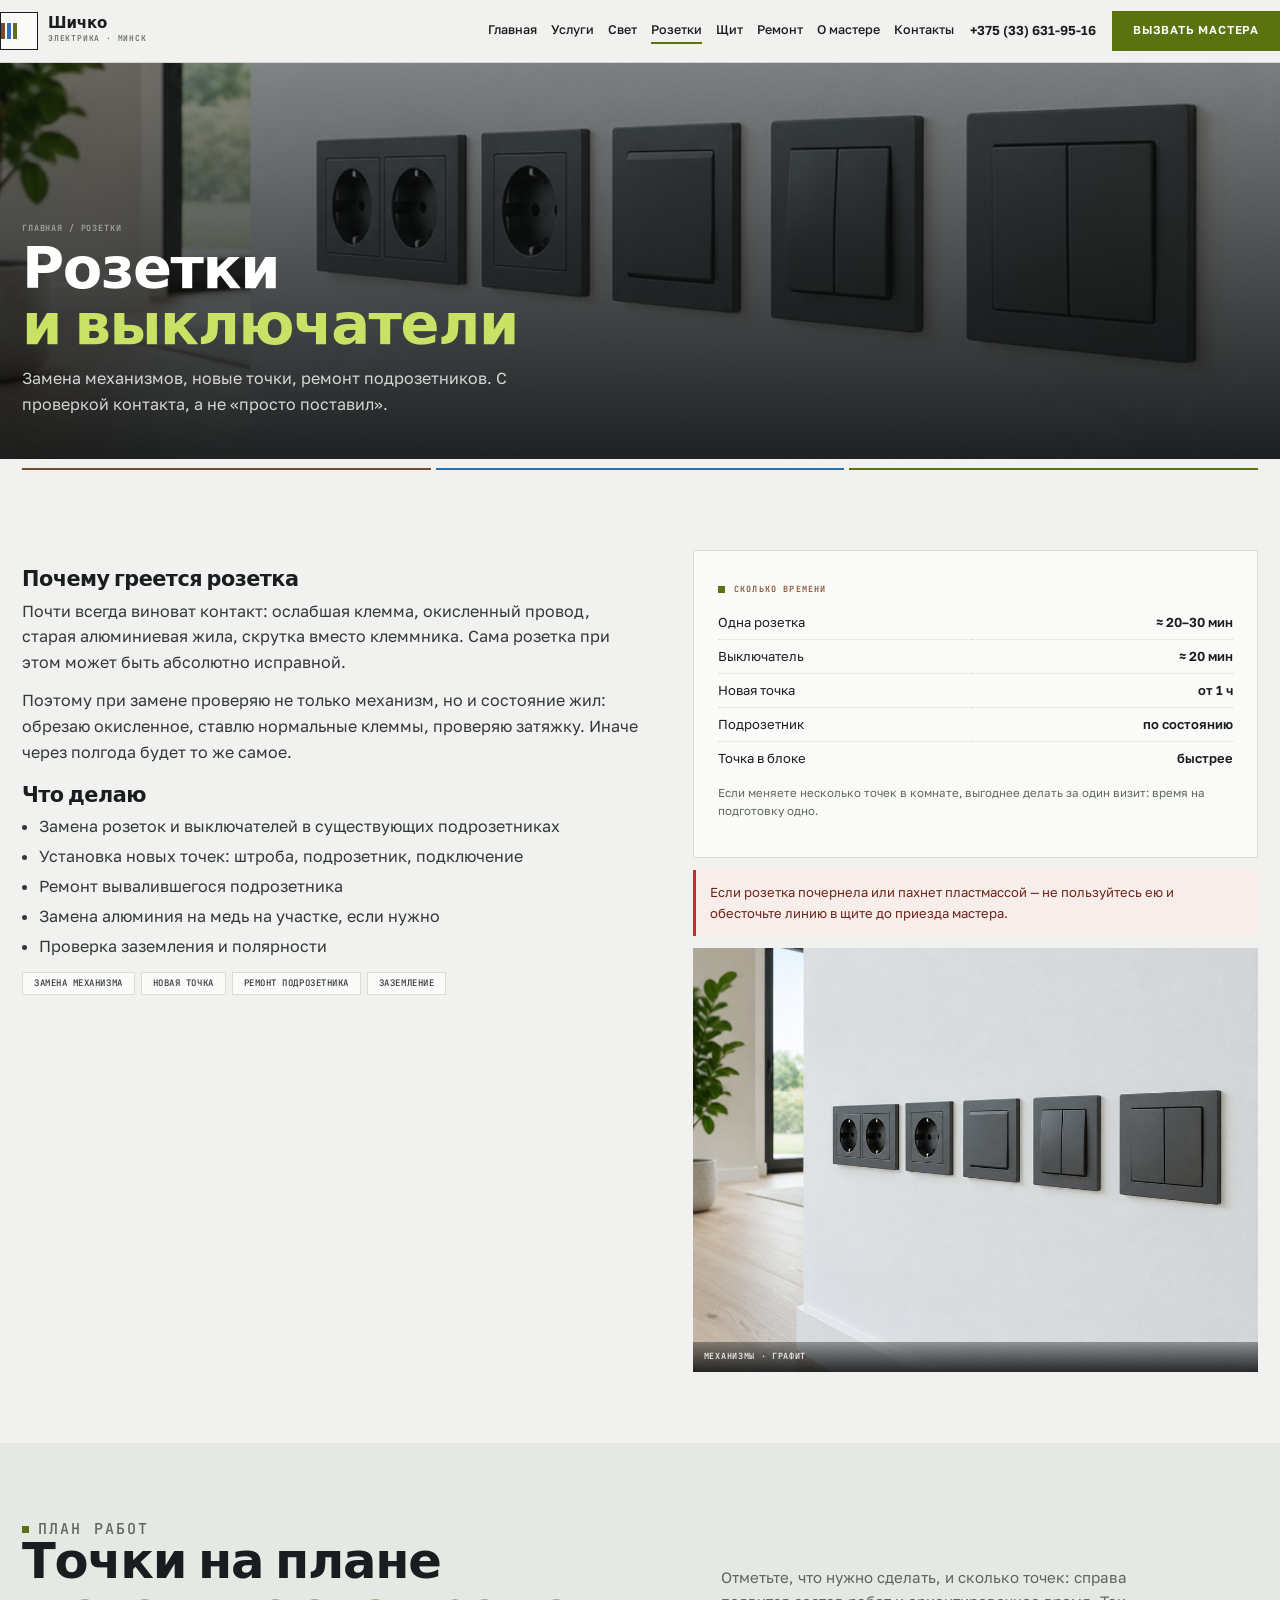
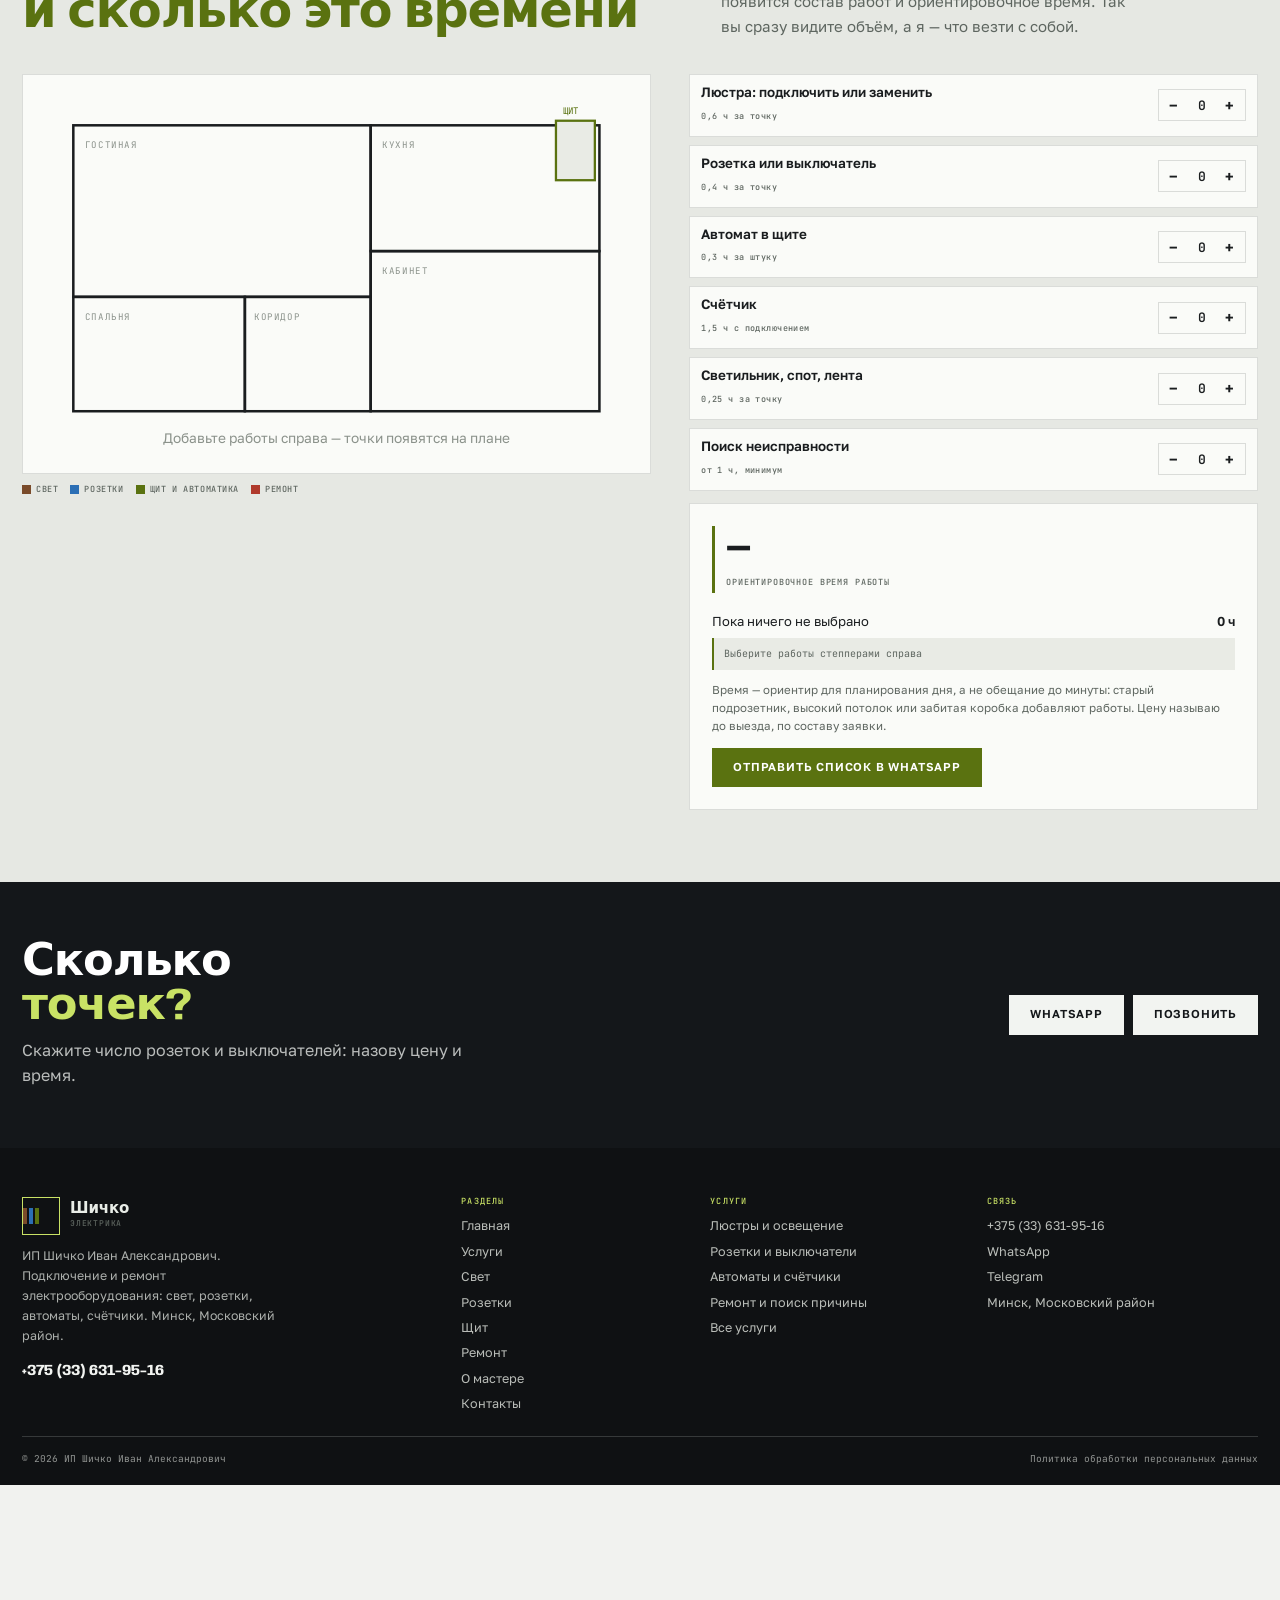
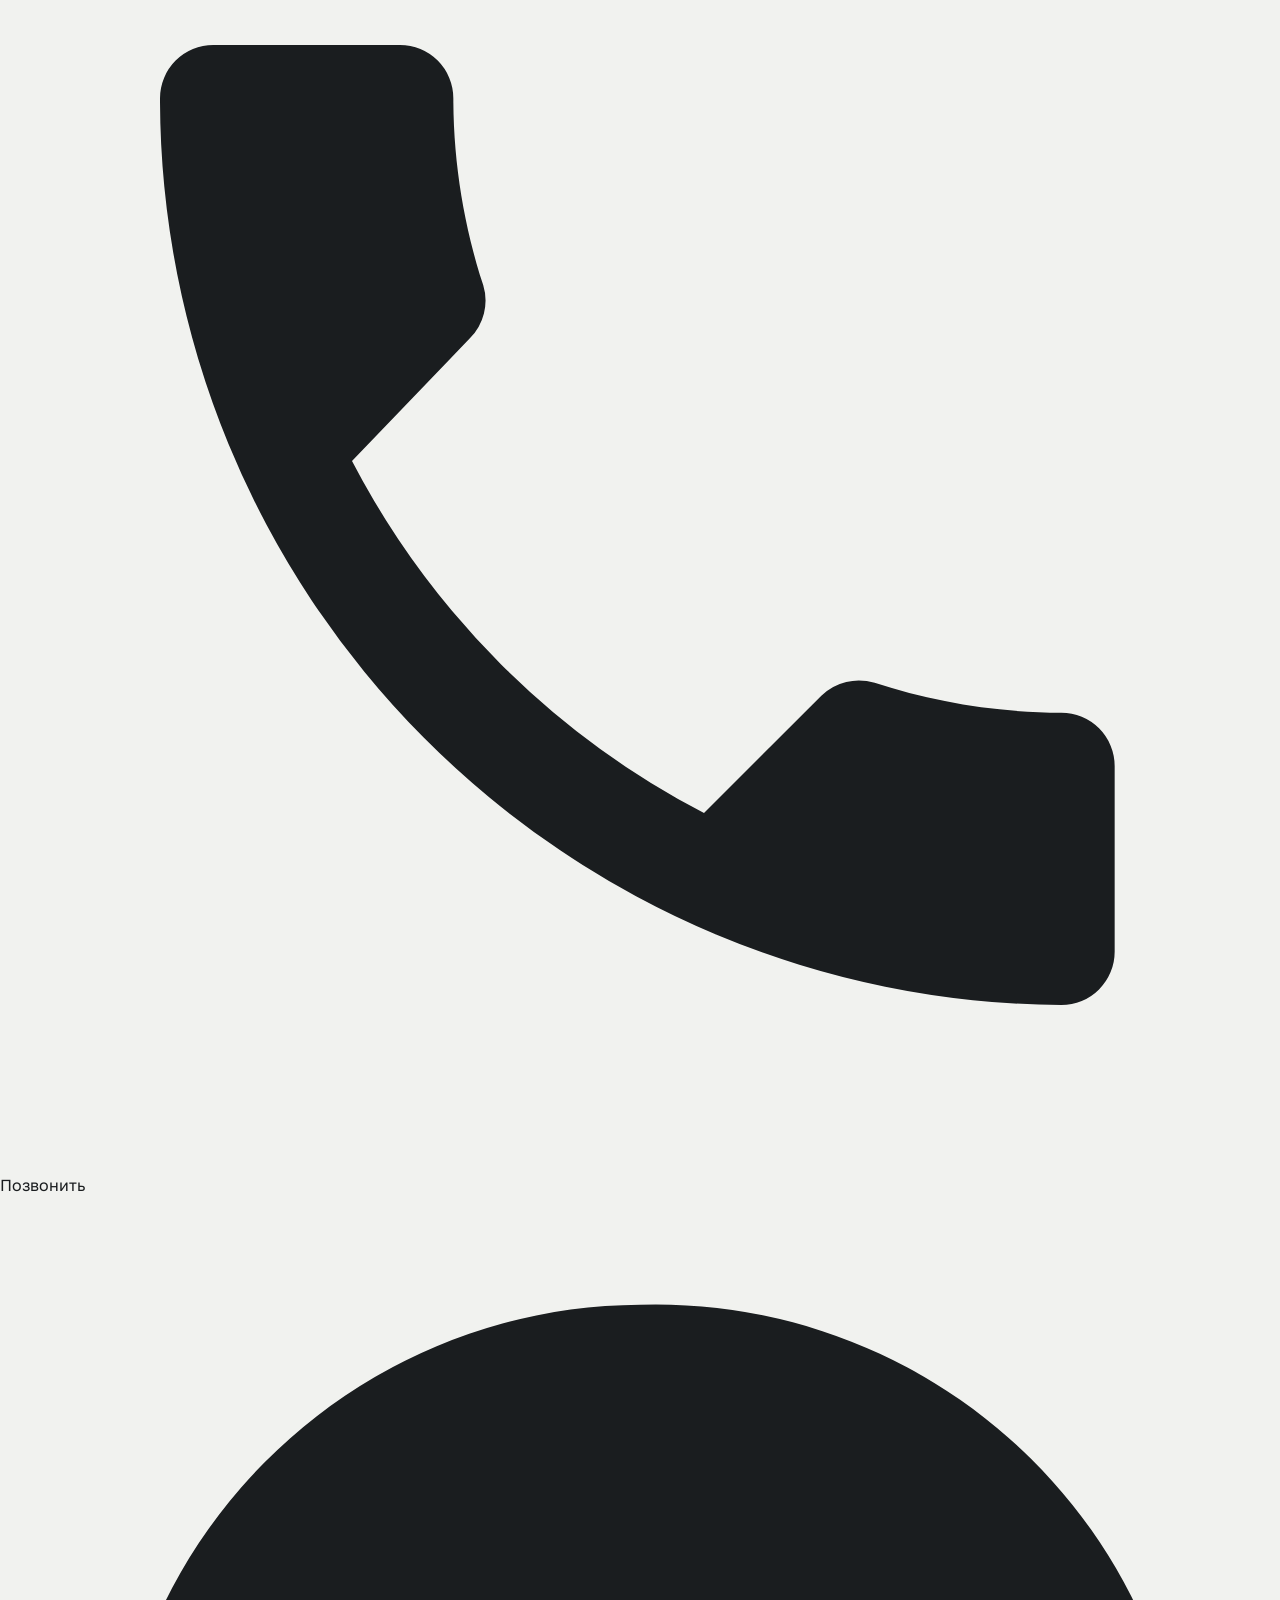
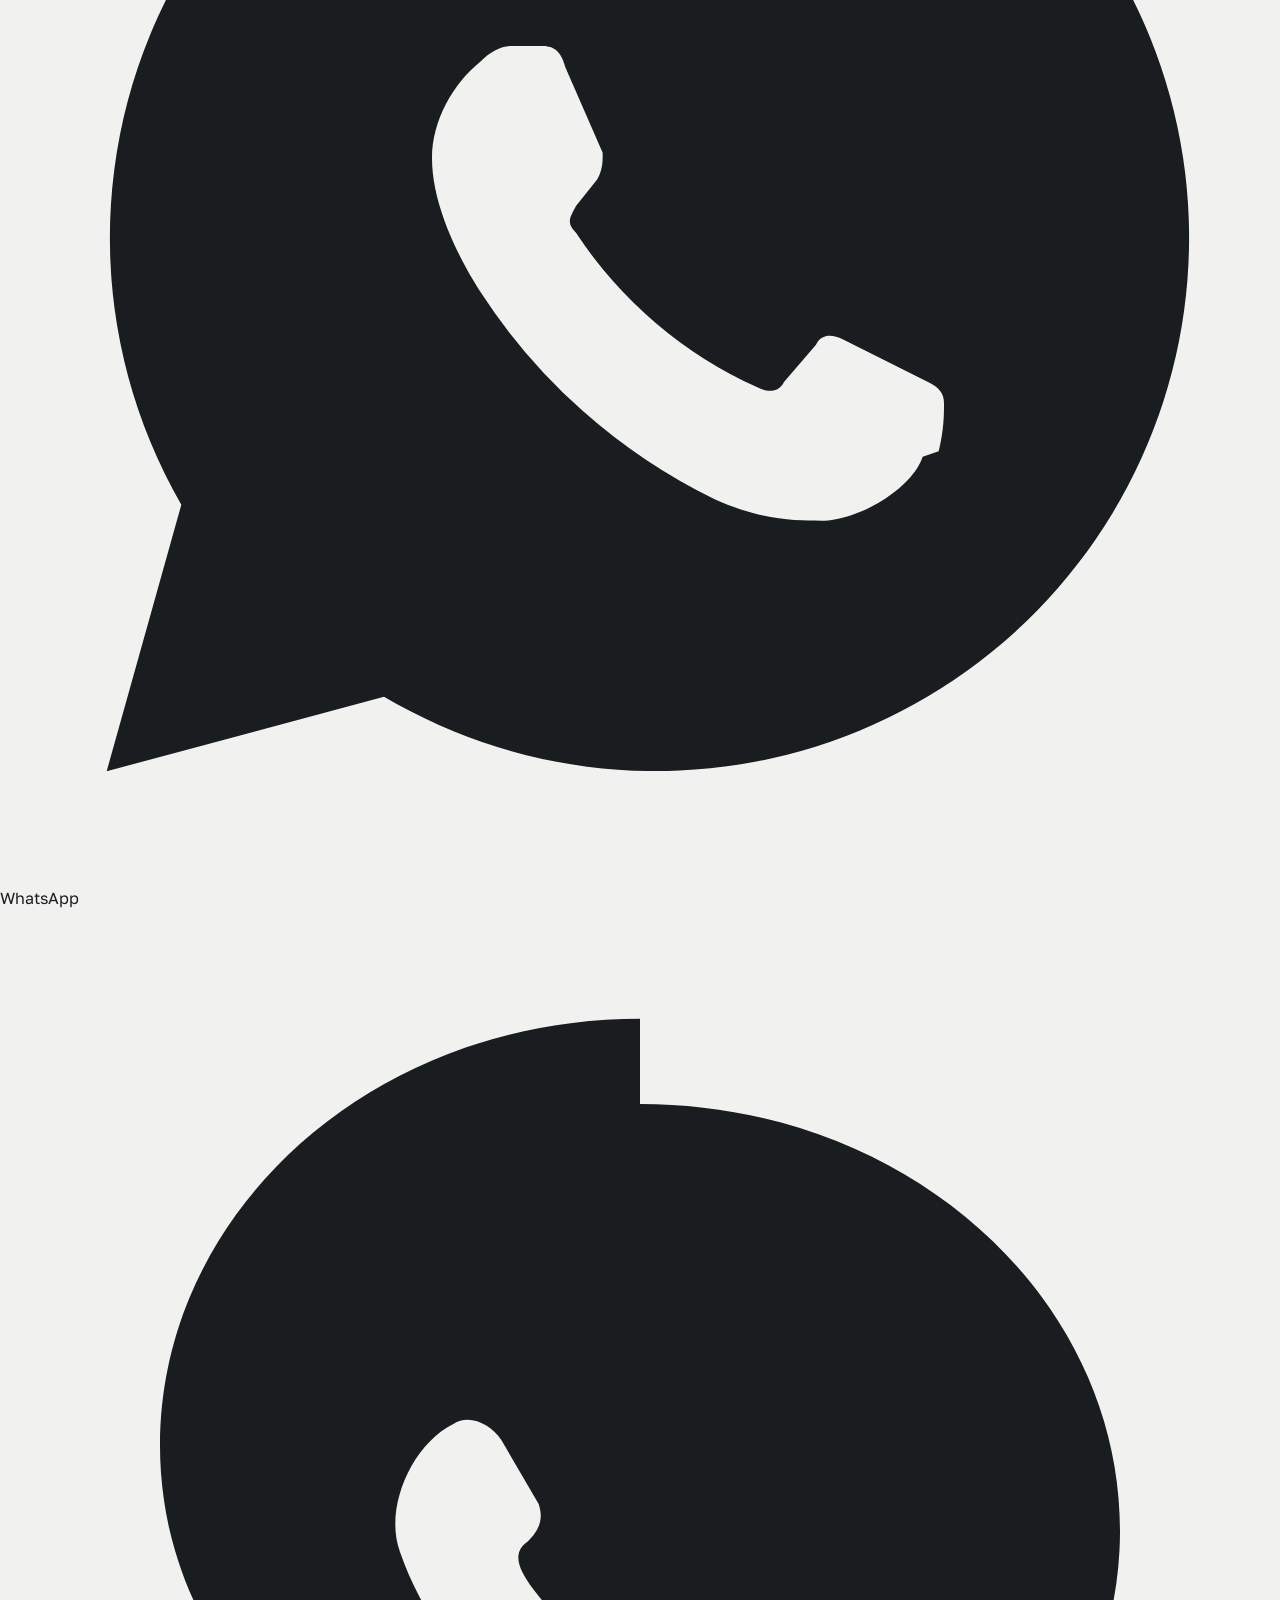
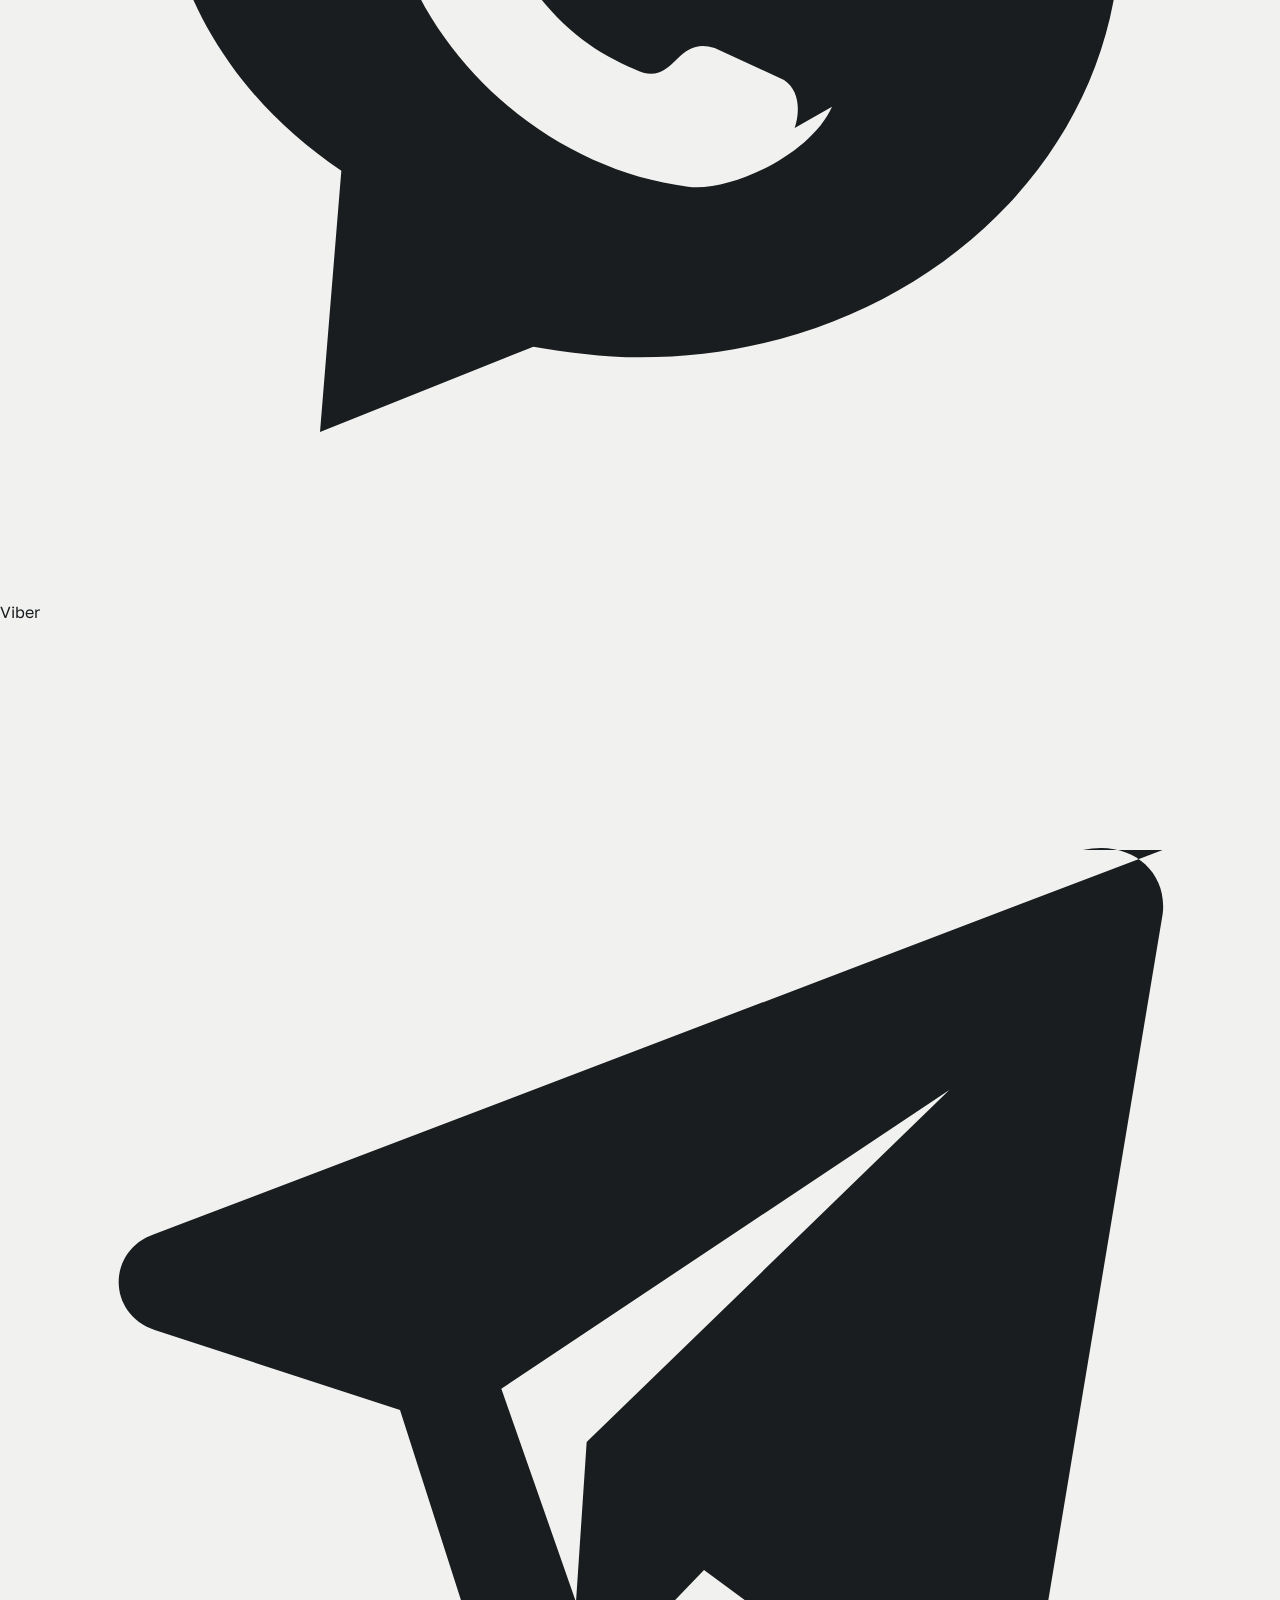
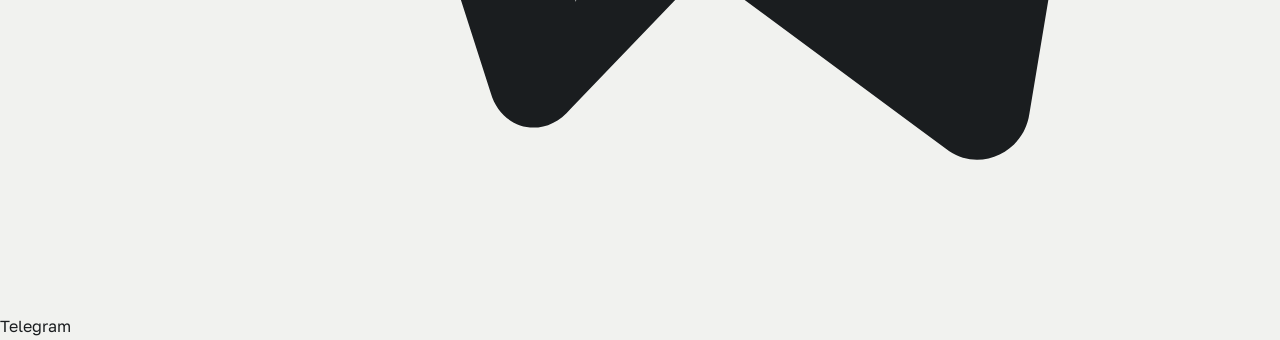
<file: tochki.html>
<!DOCTYPE html>
<html lang="ru">
<head>
<meta charset="utf-8">
<meta name="viewport" content="width=device-width, initial-scale=1">
<title>Замена розеток и выключателей в Минске | Шичко</title>
<meta name="description" content="Замена механизмов, новые точки, ремонт подрозетников, проверка контакта и заземления. Минск, Московский район.">
<meta property="og:title" content="Замена розеток и выключателей в Минске | Шичко">
<meta property="og:description" content="Замена механизмов, новые точки, ремонт подрозетников, проверка контакта и заземления. Минск, Московский район.">
<meta property="og:type" content="website">
<meta name="theme-color" content="#F1F2EF">
<style>
:root{--bg:#F1F2EF;--bg2:#E6E8E3;--ink:#1A1D1F;--ink2:#2A2E31;--paper:#FAFBF8;
--phase:#7A4B2A;--neutral:#2C6FB5;--earth:#5A7210;--muted:#5E6660;--line:rgba(26,29,31,.14);
--d:'Anybody',system-ui,sans-serif;--b:'Golos Text',system-ui,sans-serif;--m:'JetBrains Mono',ui-monospace,monospace;
--pad:22px;--max:1300px}
*{box-sizing:border-box}html{-webkit-text-size-adjust:100%}body{margin:0;background:var(--bg);color:var(--ink);font:16px/1.62 var(--b);-webkit-font-smoothing:antialiased}
img{max-width:100%;display:block}h1,h2,h3{margin:0;font-family:var(--d);font-weight:700;line-height:.98;letter-spacing:-.025em}
a{color:inherit;text-decoration:none}[hidden]{display:none!important}
.wrap{width:100%;max-width:var(--max);margin:0 auto;padding:0 var(--pad)}
.header{position:sticky;top:0;z-index:40;background:rgba(241,242,239,.95);border-bottom:1px solid var(--line);backdrop-filter:blur(8px)}
.header__in{display:flex;align-items:center;gap:16px;padding:11px 0}
.logo{display:flex;align-items:center;gap:10px}
.logo__mark{width:38px;height:38px;border:1.5px solid var(--ink);display:grid;place-items:center;gap:2px;grid-template-columns:repeat(3,4px);align-content:center;background:var(--paper)}
.logo__mark i{display:block;width:4px;height:16px}
.logo__mark i:nth-child(1){background:var(--phase)}.logo__mark i:nth-child(2){background:var(--neutral)}.logo__mark i:nth-child(3){background:var(--earth)}
.logo__txt{display:flex;flex-direction:column;line-height:1.15}
.logo__txt b{font:700 15px/1 var(--d);letter-spacing:-.01em}
.logo__txt i{font:500 8px/1.5 var(--m);letter-spacing:.1em;text-transform:uppercase;color:var(--muted);font-style:normal}
.nav{display:flex;gap:14px;margin-left:auto;font:500 12.5px/1 var(--b)}
.nav a{padding:6px 0;border-bottom:2px solid transparent}
.nav a:hover,.nav a.is-on{border-color:var(--earth);color:var(--ink)}
.header__tel{font:600 13px/1 var(--b);white-space:nowrap}
.btn{display:inline-flex;align-items:center;justify-content:center;gap:8px;padding:13px 20px;font:600 11.5px/1 var(--b);letter-spacing:.07em;text-transform:uppercase;border:1px solid var(--earth);background:var(--earth);color:#fff;cursor:pointer;transition:.18s}
.btn:hover{background:#485C0C;border-color:#485C0C}
.btn--ink{background:var(--ink);border-color:var(--ink);color:#fff}
.btn--ink:hover{background:#000}
.btn--ghost{background:transparent;color:var(--ink);border-color:var(--ink)}
.btn--ghost:hover{background:var(--ink);color:#fff}
.burger{display:none;width:42px;height:36px;border:1px solid var(--ink);background:transparent;align-items:center;justify-content:center;flex-direction:column;gap:4px;cursor:pointer}
.burger i{display:block;width:16px;height:1px;background:var(--ink)}
.burger.is-close i:first-child{transform:rotate(45deg) translateY(3px)}
.burger.is-close i:last-child{transform:rotate(-45deg) translateY(-3px)}
.drawer{position:fixed;inset:0;z-index:90;background:rgba(18,21,22,.8);display:none}
.drawer[data-open]{display:block}
.drawer__in{position:absolute;inset:0 0 0 auto;width:min(400px,92vw);background:var(--bg);padding:18px;overflow-y:auto}
.drawer__top{display:flex;justify-content:space-between;align-items:center;margin-bottom:16px}
.drawer__nav{display:grid;font:700 21px/1 var(--d)}
.drawer__nav a{padding:13px 0;border-bottom:1px solid var(--line)}
.drawer__cta{width:100%;margin-top:16px}
.drawer__note{font-size:12px;color:var(--muted);margin-top:10px}
body.is-locked{overflow:hidden}
.hero{position:relative;min-height:min(94svh,820px);display:flex;align-items:flex-end;overflow:hidden;background:#0D0F10}
.hero__img{position:absolute;inset:0;width:100%;height:100%;object-fit:cover}
.hero::after{content:'';position:absolute;inset:0;background:linear-gradient(180deg,rgba(10,12,13,.5),rgba(10,12,13,.12) 42%,rgba(10,12,13,.84) 76%,#0D0F10 100%)}
.hero__in{position:relative;z-index:2;width:100%;padding:clamp(28px,4.6vw,58px) 0 clamp(14px,2vw,22px);color:#F4F6F3}
.hero h1{font-size:clamp(2rem,5.7vw,4.7rem);letter-spacing:-.035em;color:#fff}
.hero h1 em{font-style:normal;color:#C9E265}
.hero__lede{max-width:44ch;margin:14px 0 18px;color:rgba(244,246,243,.87)}
.hero__acts{display:flex;flex-wrap:wrap;gap:9px;margin-bottom:clamp(14px,2.2vw,26px)}
.hero__acts .btn--ghost{color:#fff;border-color:rgba(255,255,255,.6)}
.hero__acts .btn--ghost:hover{background:#fff;color:var(--ink)}
.hero__facts{display:grid;grid-template-columns:repeat(4,minmax(0,1fr));border-top:1px solid rgba(255,255,255,.28);gap:0 12px}
.hero__facts div{padding:11px 0 0}
.hero__facts b{display:block;font:700 clamp(.95rem,1.5vw,1.15rem)/1.2 var(--d)}
.hero__facts span{font:500 8.5px/1.5 var(--m);letter-spacing:.08em;text-transform:uppercase;color:#C9E265}
@media (max-width:1024px){.nav{display:none}.burger{display:flex}.header__tel{display:none}.hero__facts{grid-template-columns:1fr 1fr}}
@media (max-width:380px){.header .btn{display:none}}
</style>
<link rel="preconnect" href="https://fonts.googleapis.com">
<link rel="preconnect" href="https://fonts.gstatic.com" crossorigin>
<link href="https://fonts.googleapis.com/css2?family=Anybody:wght@600;700;800&family=Golos+Text:wght@400;500;600&family=JetBrains+Mono:wght@400;500&display=swap" rel="stylesheet">
<link rel="stylesheet" href="assets/css/style.v1.css">
<link rel="icon" href="assets/img/favicon.svg" type="image/svg+xml">
</head>
<body>
<header class="header"><div class="header__in wrap">
<a class="logo" href="index.html"><span class="logo__mark"><i></i><i></i><i></i></span><span class="logo__txt"><b>Шичко</b><i>электрика · Минск</i></span></a>
<nav class="nav" aria-label="Основное меню"><a href="index.html">Главная</a><a href="uslugi.html">Услуги</a><a href="svet.html">Свет</a><a href="tochki.html" class="is-on">Розетки</a><a href="schit.html">Щит</a><a href="remont.html">Ремонт</a><a href="o-mastere.html">О мастере</a><a href="kontakty.html">Контакты</a></nav>
<a class="header__tel" href="tel:+375336319516">+375 (33) 631-95-16</a>
<a class="btn" href="#zayavka">Вызвать мастера</a>
<button class="burger" type="button" aria-label="Меню" aria-expanded="false" aria-controls="drawer"><i></i><i></i><i></i></button>
</div></header>
<div class="drawer" id="drawer" role="dialog" aria-modal="true" aria-label="Меню" hidden>
<div class="drawer__in">
<div class="drawer__top">
<a class="logo" href="index.html"><span class="logo__mark"><i></i><i></i><i></i></span><span class="logo__txt"><b>Шичко</b><i>Минск</i></span></a>
<button class="burger is-close" type="button" data-close aria-label="Закрыть меню"><i></i><i></i></button>
</div>
<nav class="drawer__nav"><a href="index.html">Главная</a><a href="uslugi.html">Услуги</a><a href="svet.html">Свет</a><a href="tochki.html">Розетки</a><a href="schit.html">Щит</a><a href="remont.html">Ремонт</a><a href="o-mastere.html">О мастере</a><a href="kontakty.html">Контакты</a></nav>
<a class="btn drawer__cta" href="tel:+375336319516">Позвонить +375 (33) 631-95-16</a>
<p class="drawer__note">Подключение и замена люстр, розеток, выключателей, автоматов и счётчиков. Декоративное освещение, поиск неисправностей. Минск, Московский район. Опыт 4–7 лет, доступные цены.</p>
</div></div>
<main>
<section class="phero"><img src="assets/img/sockets.jpg" alt="Розетки" width="1024" height="1024">
<div class="phero__in"><div class="wrap"><div class="crumbs"><a href="index.html">Главная</a> / Розетки</div>
<h1>Розетки<br><em>и выключатели</em></h1><p>Замена механизмов, новые точки, ремонт подрозетников. С проверкой контакта, а не «просто поставил».</p></div></div></section>
<div class="cable" aria-hidden="true"><i></i><i></i><i></i></div>
<section class="section"><div class="wrap"><div class="two">
<div class="prose">
<h3>Почему греется розетка</h3>
<p>Почти всегда виноват контакт: ослабшая клемма, окисленный провод, старая алюминиевая жила, скрутка вместо клеммника. Сама розетка при этом может быть абсолютно исправной.</p>
<p>Поэтому при замене проверяю не только механизм, но и состояние жил: обрезаю окисленное, ставлю нормальные клеммы, проверяю затяжку. Иначе через полгода будет то же самое.</p>
<h3>Что делаю</h3>
<ul>
<li>Замена розеток и выключателей в существующих подрозетниках</li>
<li>Установка новых точек: штроба, подрозетник, подключение</li>
<li>Ремонт вывалившегося подрозетника</li>
<li>Замена алюминия на медь на участке, если нужно</li>
<li>Проверка заземления и полярности</li>
</ul>
<div class="chips"><span class="chip">Замена механизма</span><span class="chip">Новая точка</span><span class="chip">Ремонт подрозетника</span><span class="chip">Заземление</span></div>
</div>
<div>
<div class="card"><p class="eyebrow">сколько времени</p>
<table class="spec"><tbody>
<tr><td>Одна розетка</td><td>≈ 20–30 мин</td></tr>
<tr><td>Выключатель</td><td>≈ 20 мин</td></tr>
<tr><td>Новая точка</td><td>от 1 ч</td></tr>
<tr><td>Подрозетник</td><td>по состоянию</td></tr>
<tr><td>Точка в блоке</td><td>быстрее</td></tr>
</tbody></table>
<p class="note">Если меняете несколько точек в комнате, выгоднее делать за один визит: время на подготовку одно.</p></div>
<div class="warn" style="margin-top:12px">Если розетка почернела или пахнет пластмассой — не пользуйтесь ею и обесточьте линию в щите до приезда мастера.</div>
<div class="gal" style="grid-template-columns:1fr;margin-top:12px"><figure><img src="assets/img/sockets.jpg" alt="Розетки" width="1024" height="1024" loading="lazy"><figcaption>Механизмы · графит</figcaption></figure></div>
</div>
</div></div></section>

<section class="section section--dim anchor" id="calc"><div class="wrap">
<div class="sec-head"><div><p class="eyebrow">план работ</p><h2 class="h2">Точки на плане<br><em>и сколько это времени</em></h2></div>
<p>Отметьте, что нужно сделать, и сколько точек: справа появится состав работ и ориентировочное время. Так вы сразу видите объём, а я — что везти с собой.</p></div>
<div class="plan">
<div>
<div class="stage">
<svg id="planSvg" viewBox="0 0 520 320" role="img" aria-label="План квартиры с отмеченными точками работ"></svg>
</div>
<div class="legend">
<span><i style="background:#7A4B2A"></i>свет</span>
<span><i style="background:#2C6FB5"></i>розетки</span>
<span><i style="background:#5A7210"></i>щит и автоматика</span>
<span><i style="background:#B03A2C"></i>ремонт</span>
</div>
</div>
<div>
<div class="picker" id="pk">
<div class="prow"><div><b>Люстра: подключить или заменить</b><span>0,6 ч за точку</span></div><div class="step"><button type="button" data-k="chand" data-d="-1" aria-label="Убрать люстру">−</button><output id="oChand">0</output><button type="button" data-k="chand" data-d="1" aria-label="Добавить люстру">+</button></div></div>
<div class="prow"><div><b>Розетка или выключатель</b><span>0,4 ч за точку</span></div><div class="step"><button type="button" data-k="sock" data-d="-1" aria-label="Убрать розетку">−</button><output id="oSock">0</output><button type="button" data-k="sock" data-d="1" aria-label="Добавить розетку">+</button></div></div>
<div class="prow"><div><b>Автомат в щите</b><span>0,3 ч за штуку</span></div><div class="step"><button type="button" data-k="brk" data-d="-1" aria-label="Убрать автомат">−</button><output id="oBrk">0</output><button type="button" data-k="brk" data-d="1" aria-label="Добавить автомат">+</button></div></div>
<div class="prow"><div><b>Счётчик</b><span>1,5 ч с подключением</span></div><div class="step"><button type="button" data-k="mtr" data-d="-1" aria-label="Убрать счётчик">−</button><output id="oMtr">0</output><button type="button" data-k="mtr" data-d="1" aria-label="Добавить счётчик">+</button></div></div>
<div class="prow"><div><b>Светильник, спот, лента</b><span>0,25 ч за точку</span></div><div class="step"><button type="button" data-k="spot" data-d="-1" aria-label="Убрать светильник">−</button><output id="oSpot">0</output><button type="button" data-k="spot" data-d="1" aria-label="Добавить светильник">+</button></div></div>
<div class="prow"><div><b>Поиск неисправности</b><span>от 1 ч, минимум</span></div><div class="step"><button type="button" data-k="fault" data-d="-1" aria-label="Убрать поиск">−</button><output id="oFault">0</output><button type="button" data-k="fault" data-d="1" aria-label="Добавить поиск">+</button></div></div>
</div>
<div class="out" style="margin-top:12px">
<div class="big"><b id="planTime">—</b><span>ориентировочное время работы</span></div>
<table class="spec"><tbody id="planSpec"></tbody></table>
<p class="formula" id="planFormula"></p>
<p class="note">Время — ориентир для планирования дня, а не обещание до минуты: старый подрозетник, высокий потолок или забитая коробка добавляют работы. Цену называю до выезда, по составу заявки.</p>
<a class="btn" id="planGo" href="https://wa.me/375336319516" target="_blank" rel="noopener">Отправить список в WhatsApp</a>
</div>
</div>
</div>
</div></section>

<section class="cta"><div class="wrap cta__in"><div><h2>Сколько<br><em>точек?</em></h2><p>Скажите число розеток и выключателей: назову цену и время.</p></div>
<div class="cta__acts"><a class="btn btn--light" href="https://wa.me/375336319516" target="_blank" rel="noopener">WhatsApp</a><a class="btn btn--light" href="tel:+375336319516">Позвонить</a></div></div></section>
</main>
<footer class="footer"><div class="wrap">
<div class="footer__top">
<div class="footer__about"><a class="logo logo--f" href="index.html"><span class="logo__mark"><i></i><i></i><i></i></span><span class="logo__txt"><b>Шичко</b><i>электрика</i></span></a>
<p>ИП Шичко Иван Александрович. Подключение и ремонт электрооборудования: свет, розетки, автоматы, счётчики. Минск, Московский район.</p>
<a class="footer__tel" href="tel:+375336319516">+375 (33) 631-95-16</a>
</div>
<div><h4>Разделы</h4><ul><li><a href="index.html">Главная</a></li><li><a href="uslugi.html">Услуги</a></li><li><a href="svet.html">Свет</a></li><li><a href="tochki.html">Розетки</a></li><li><a href="schit.html">Щит</a></li><li><a href="remont.html">Ремонт</a></li><li><a href="o-mastere.html">О мастере</a></li><li><a href="kontakty.html">Контакты</a></li></ul></div>
<div><h4>Услуги</h4><ul><li><a href="svet.html">Люстры и освещение</a></li><li><a href="tochki.html">Розетки и выключатели</a></li><li><a href="schit.html">Автоматы и счётчики</a></li><li><a href="remont.html">Ремонт и поиск причины</a></li><li><a href="uslugi.html">Все услуги</a></li></ul></div>
<div><h4>Связь</h4><ul><li><a href="tel:+375336319516">+375 (33) 631-95-16</a></li><li><a href="https://wa.me/375336319516" target="_blank" rel="noopener">WhatsApp</a></li><li><a href="https://t.me/+375336319516" target="_blank" rel="noopener">Telegram</a></li><li><a href="https://yandex.by/maps/?text=%D0%9C%D0%B8%D0%BD%D1%81%D0%BA%20%D1%8D%D0%BB%D0%B5%D0%BA%D1%82%D1%80%D0%BE%D0%BC%D0%BE%D0%BD%D1%82%D0%B0%D0%B6%20%D0%A8%D0%B8%D1%87%D0%BA%D0%BE" target="_blank" rel="noopener">Минск, Московский район</a></li></ul></div>
</div>
<div class="footer__bottom"><span>© <span id="yr">2026</span> ИП Шичко Иван Александрович</span>
<span><a href="politika.html">Политика обработки персональных данных</a></span></div>
</div></footer>
<div class="mbar" role="navigation" aria-label="Быстрая связь">
<a href="tel:+375336319516"><svg viewBox="0 0 24 24" fill="currentColor" aria-hidden="true"><path d="M6.6 10.8a15.5 15.5 0 0 0 6.6 6.6l2.2-2.2a1 1 0 0 1 1-.24c1.1.36 2.3.56 3.5.56a1 1 0 0 1 1 1V20a1 1 0 0 1-1 1A17 17 0 0 1 3 4a1 1 0 0 1 1-1h3.5a1 1 0 0 1 1 1c0 1.2.2 2.4.56 3.5a1 1 0 0 1-.25 1z"/></svg>Позвонить</a>
<a href="https://wa.me/375336319516" target="_blank" rel="noopener"><svg viewBox="0 0 24 24" fill="currentColor" aria-hidden="true"><path d="M12 2a10 10 0 0 0-8.6 15L2 22l5.2-1.4A10 10 0 1 0 12 2m5.3 14.1c-.2.6-1.2 1.2-1.9 1.2-.5 0-1.1 0-2-.4a11 11 0 0 1-4.4-3.9c-.5-.8-.9-1.7-.9-2.5 0-.7.4-1.4.9-1.8.2-.2.4-.3.6-.3h.5c.2 0 .4 0 .5.4l.7 1.6c0 .2 0 .3-.1.5l-.4.5c-.1.2-.2.3 0 .5a8 8 0 0 0 3.4 2.9c.2.1.4.1.5-.1l.6-.7c.1-.2.3-.2.5-.1l1.6.8c.2.1.3.2.3.4s0 .5-.1.9"/></svg>WhatsApp</a>
<a href="viber://chat?number=%2B375336319516"><svg viewBox="0 0 24 24" fill="currentColor" aria-hidden="true"><path d="M12 2C7 2 3 5.6 3 10c0 2.5 1.3 4.7 3.4 6.1L6 21l4-1.6c.6.1 1.3.2 2 .2 5 0 9-3.6 9-8s-4-8-9-8m3.6 11.3c-.4.9-1.9 1.6-2.7 1.5-2.4-.3-4.6-2.1-5.4-4.4-.3-.8.2-2 1-2.4.3-.2.7 0 .9.3l.7 1.2c.1.3 0 .5-.2.7-.3.2-.2.5.1.9.6.8 1.2 1.2 1.9 1.5.4.2.6 0 .8-.2s.4-.3.7-.2l1.3.6c.3.2.3.6.2.9"/></svg>Viber</a>
<a href="https://t.me/+375336319516" target="_blank" rel="noopener"><svg viewBox="0 0 24 24" fill="currentColor" aria-hidden="true"><path d="M21.8 4.2 2.9 11.4c-.9.3-.9 1.5 0 1.8l4.6 1.5 1.7 5.3c.2.7 1 .9 1.5.3l2.5-2.6 4.6 3.4c.6.4 1.4 0 1.5-.7l2.5-15c.1-.8-.6-1.4-1.5-1.2M9.4 14.3l8.4-5.6-6.8 6.6-.2 3z"/></svg>Telegram</a>
</div>
<script src="assets/js/main.v1.js"></script>
</body>
</html>
</file>
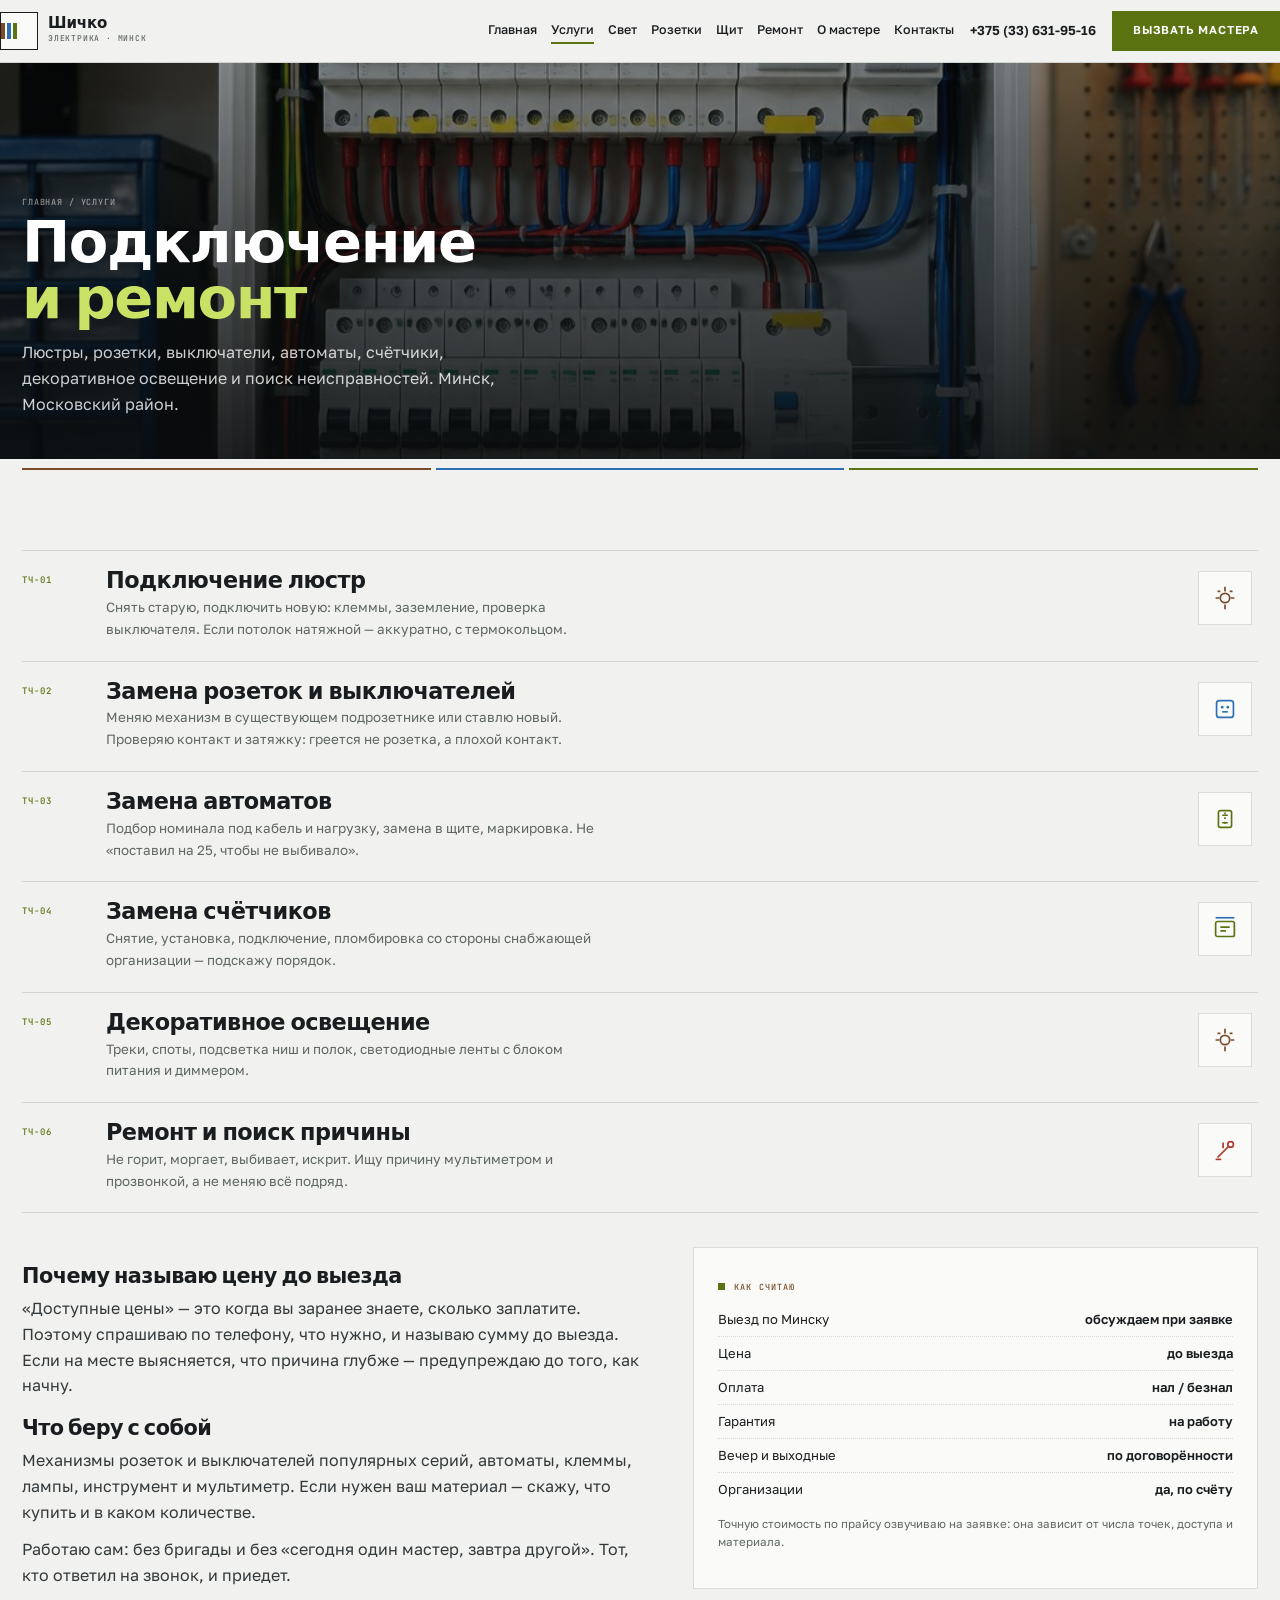
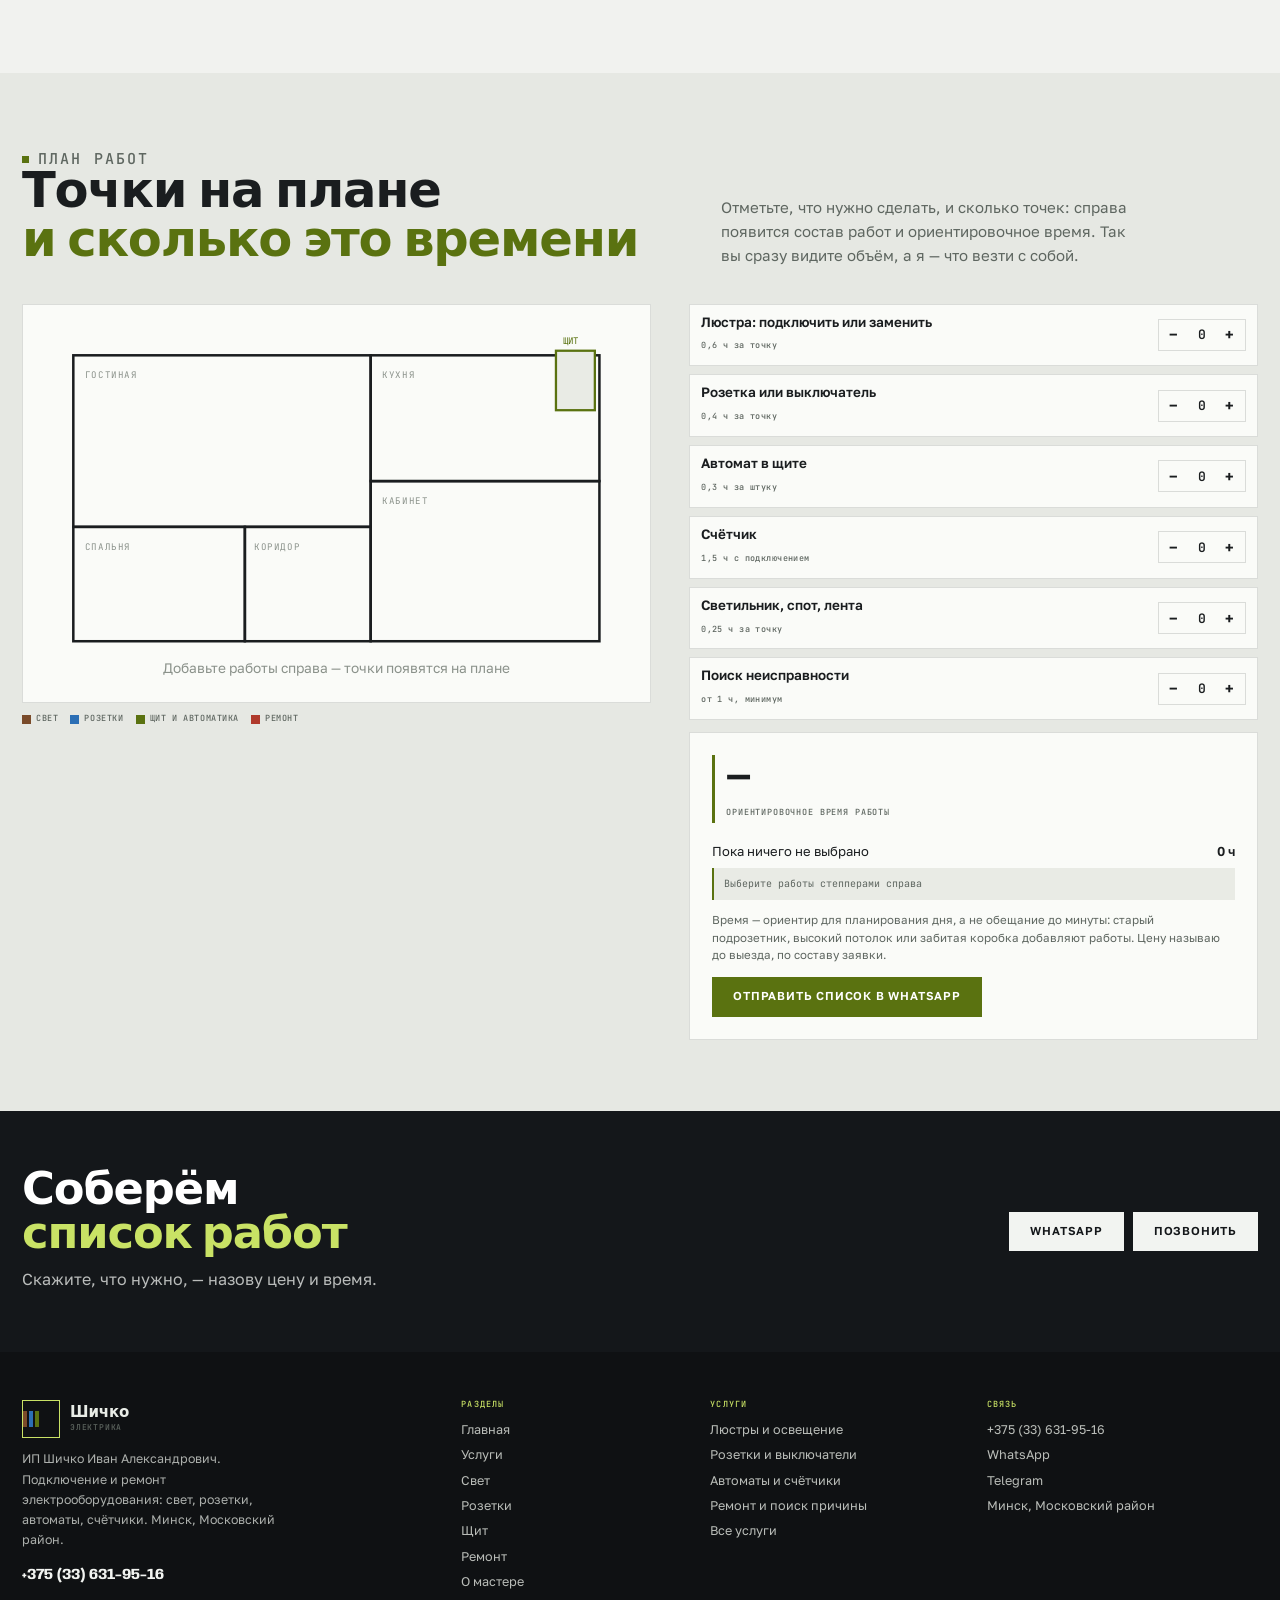
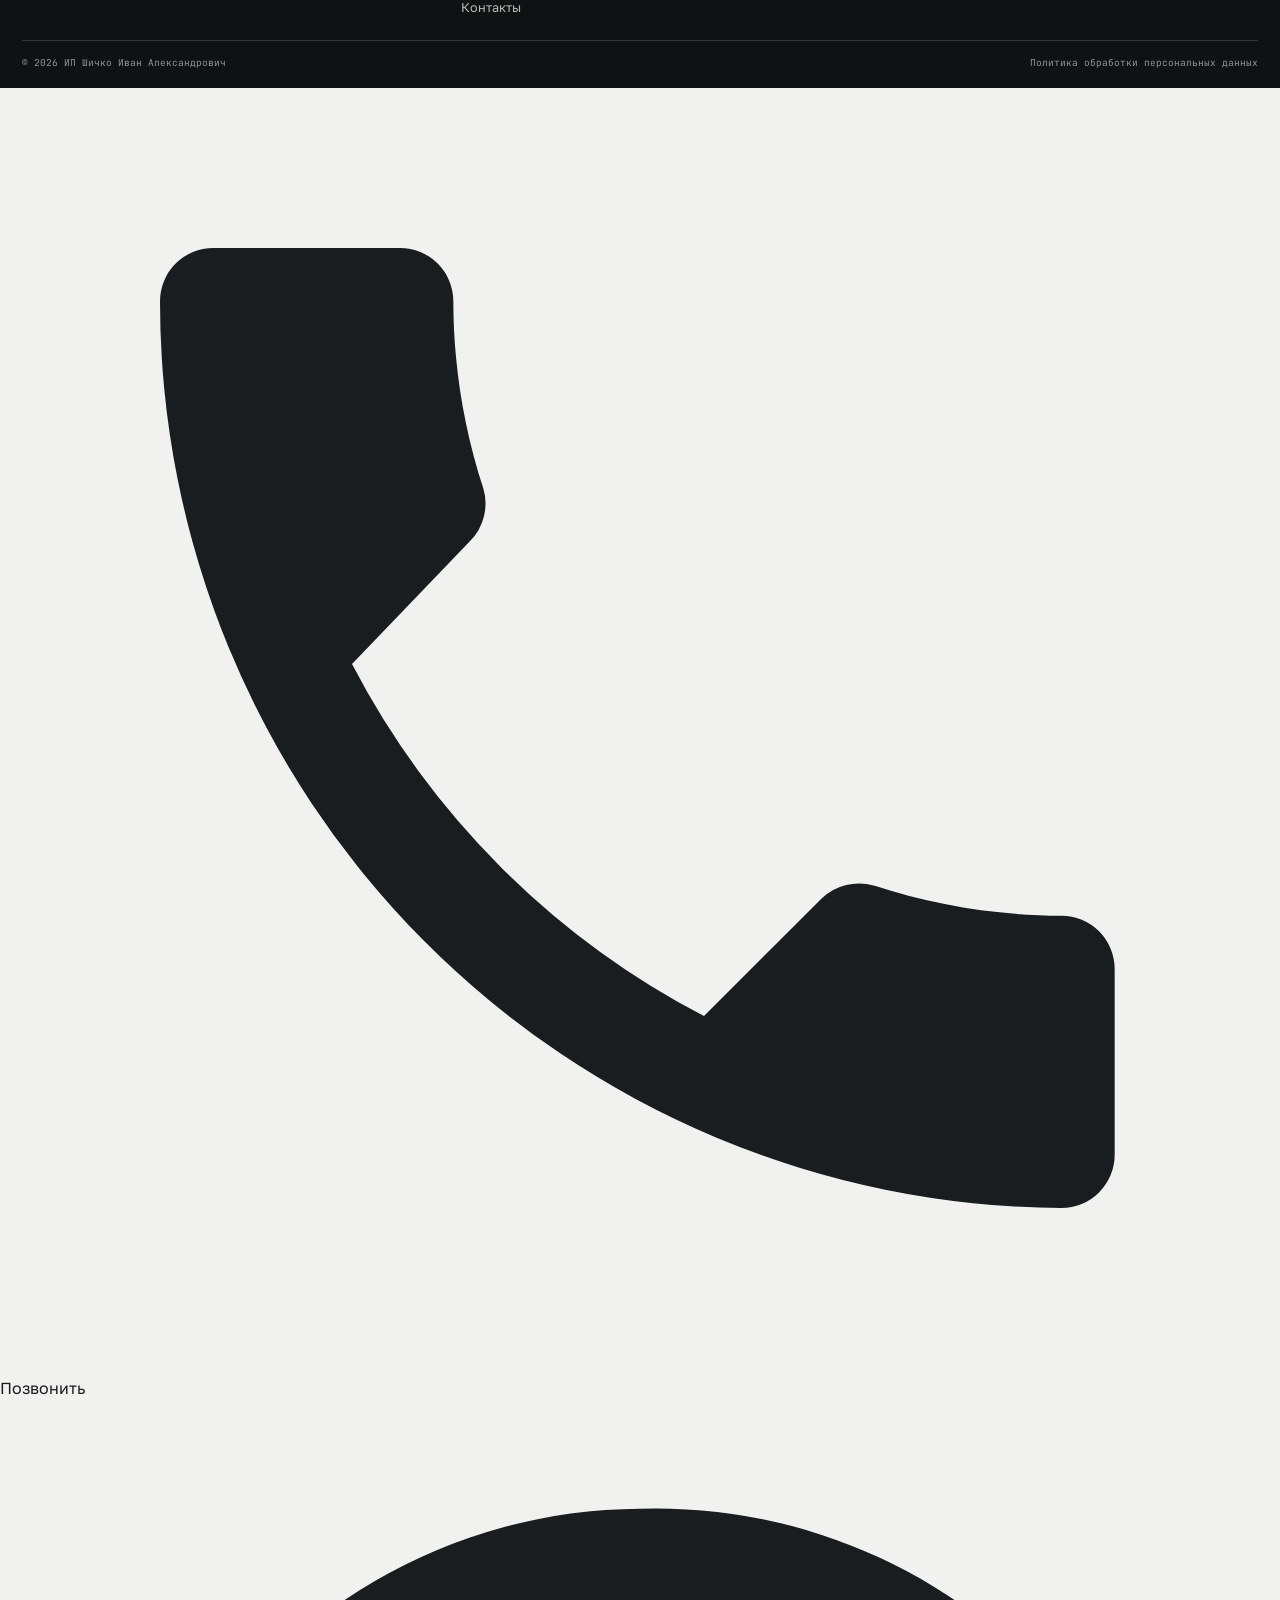
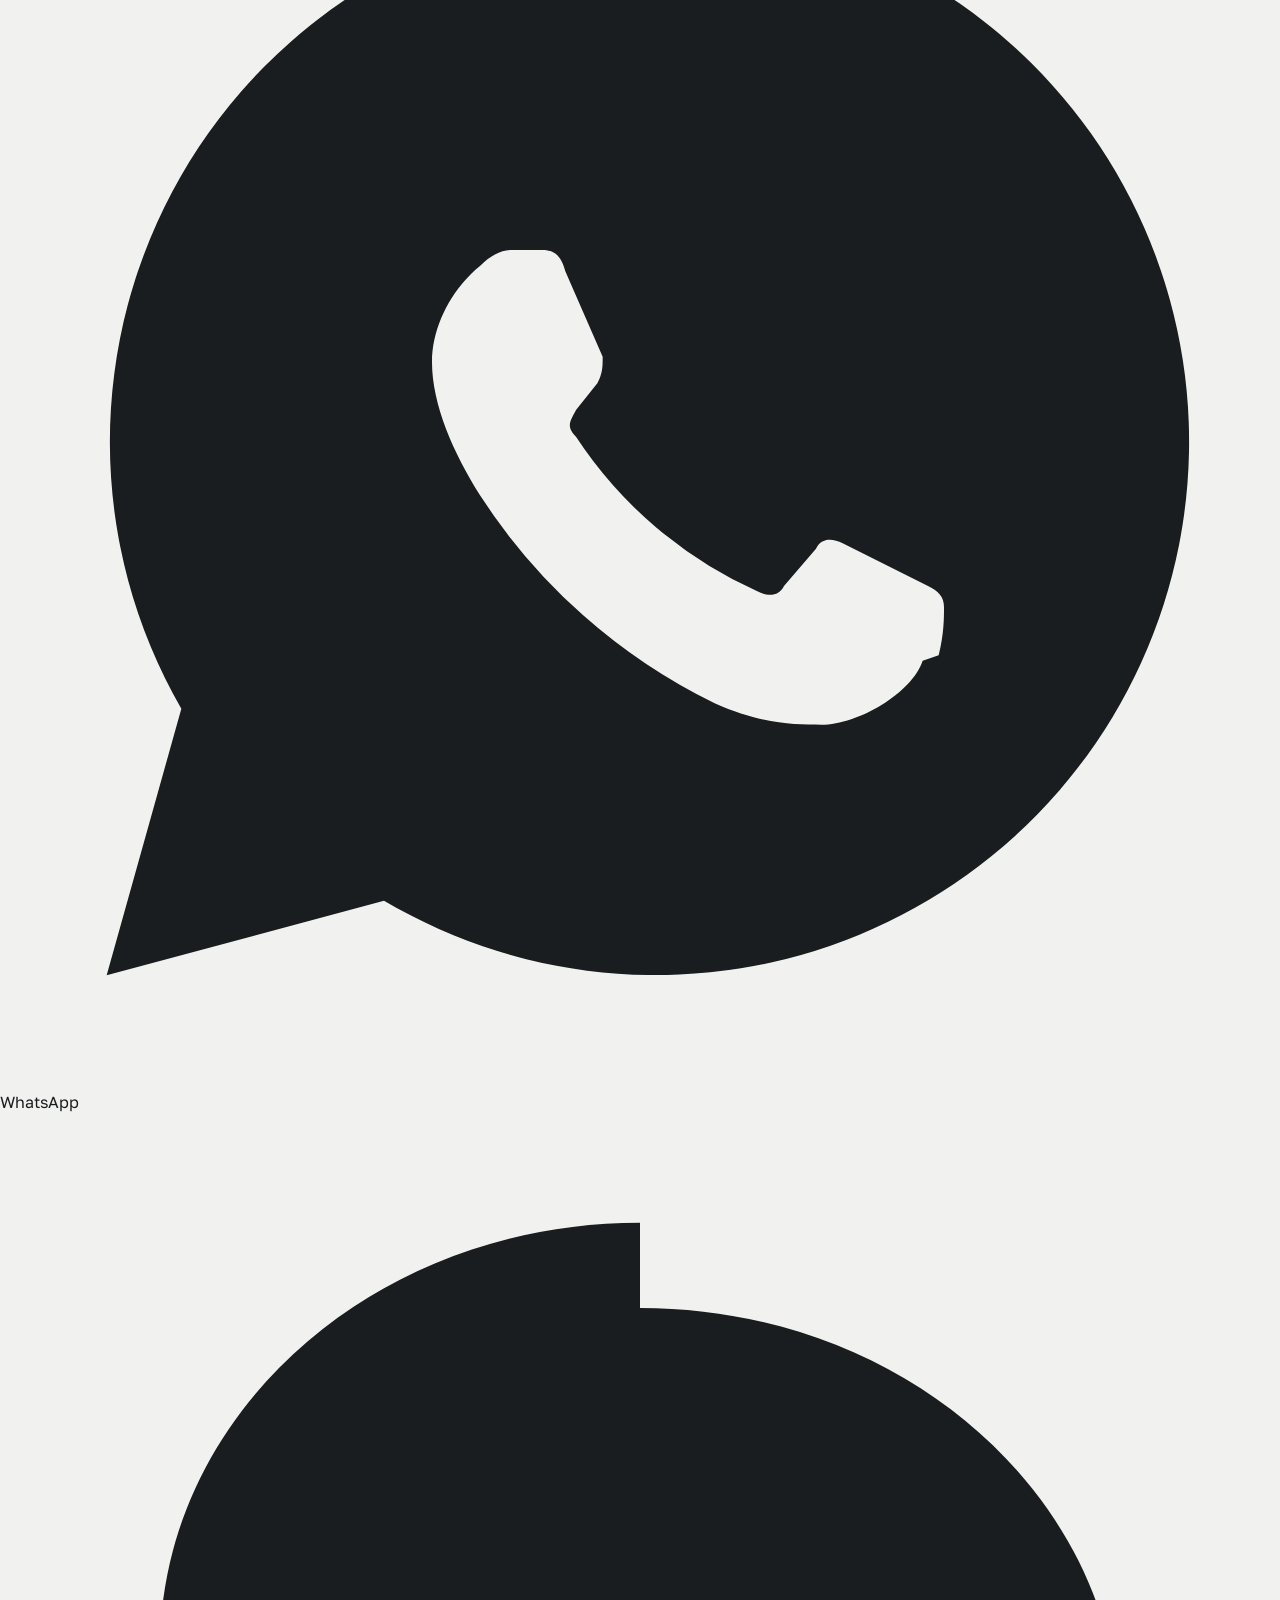
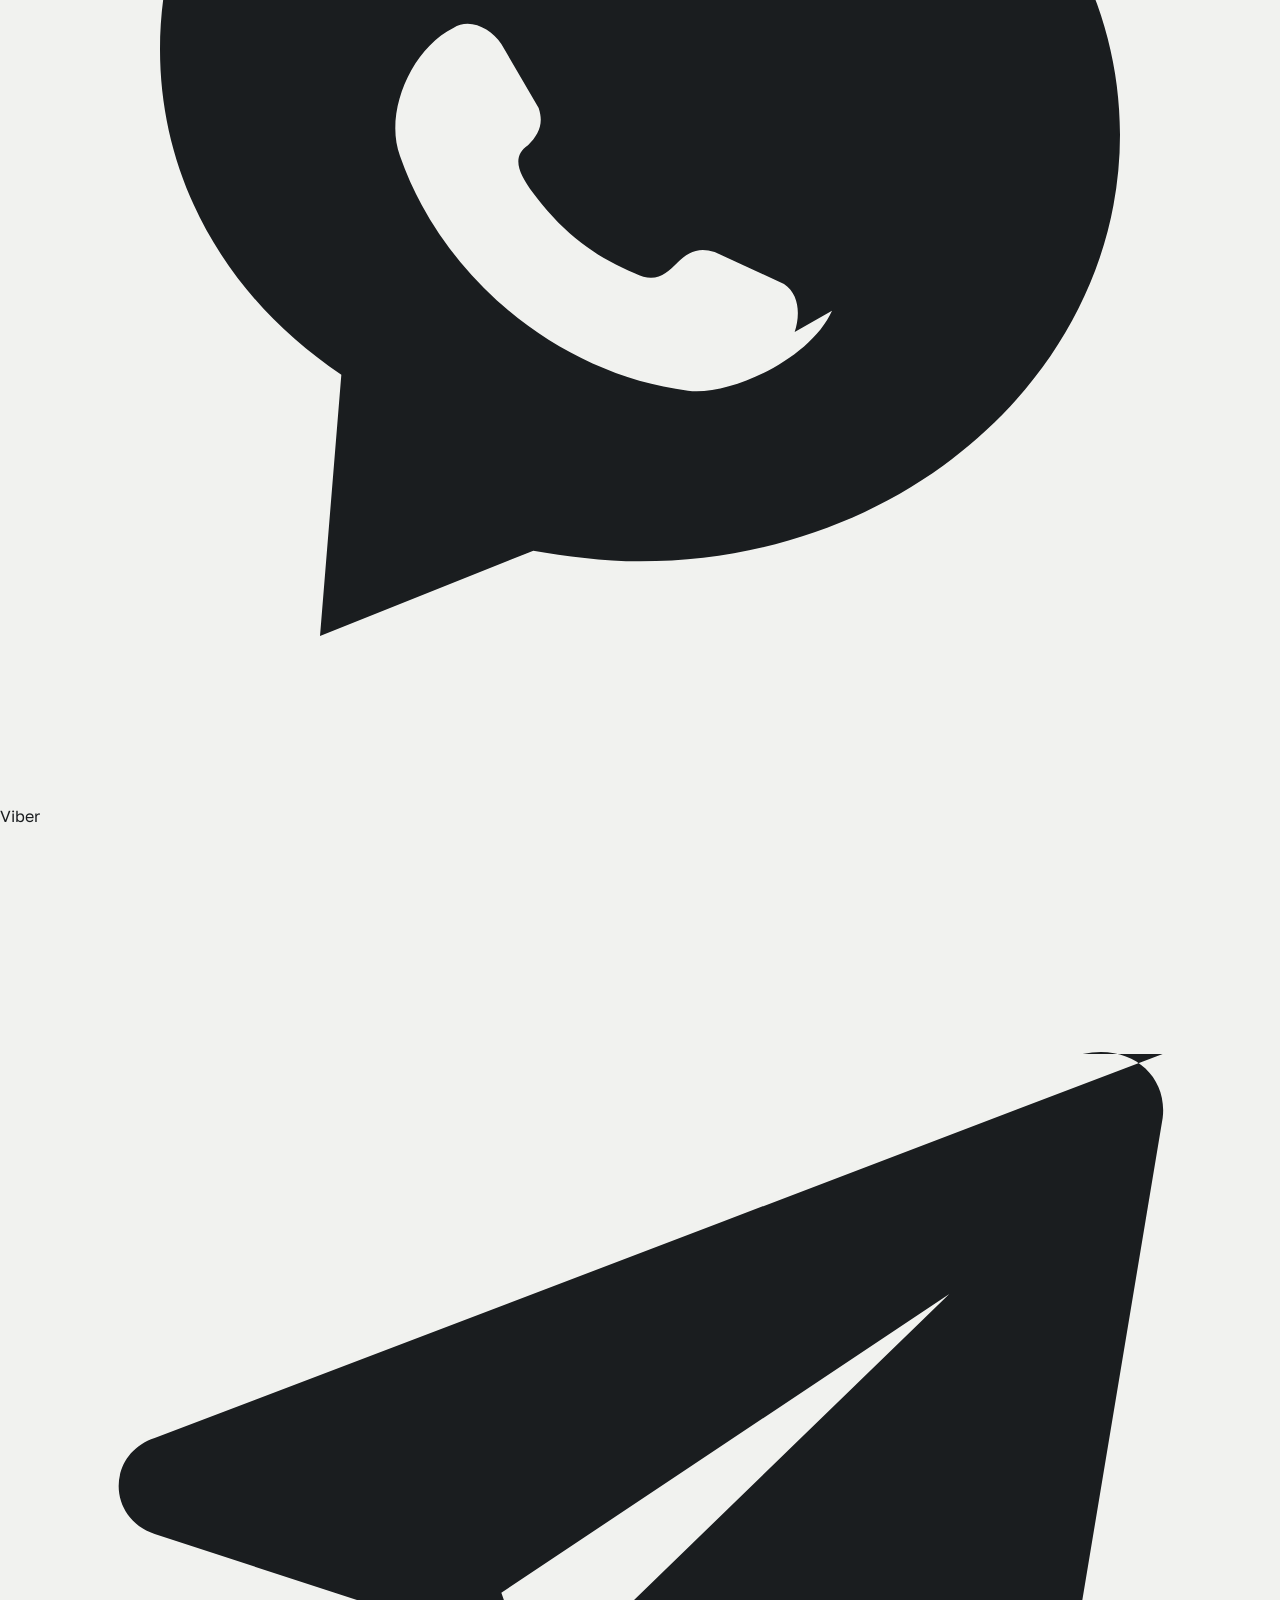
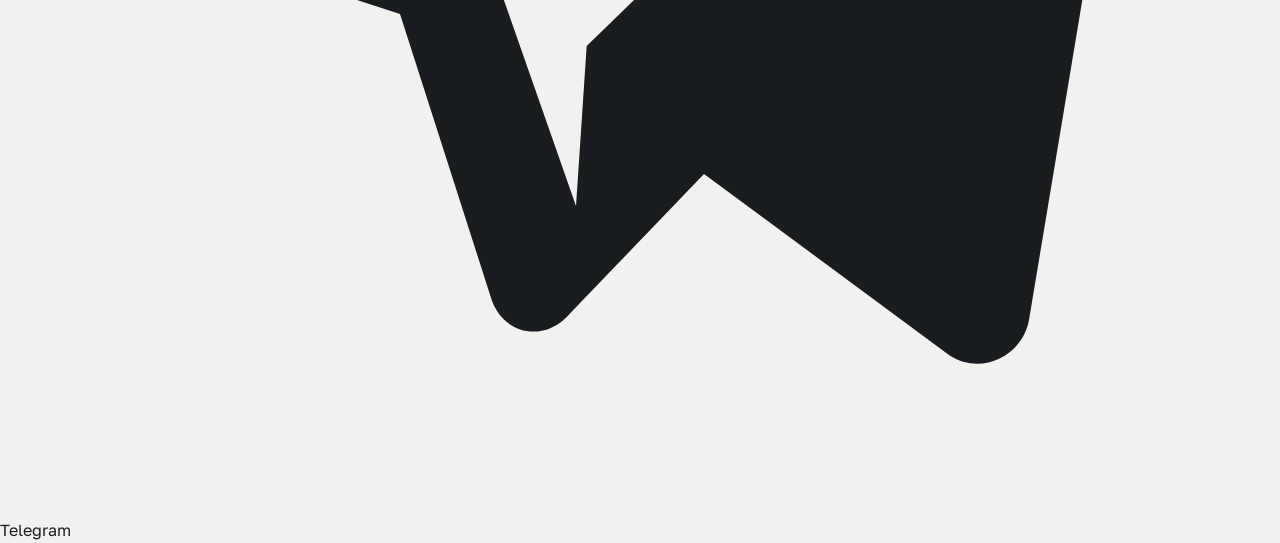
<file: uslugi.html>
<!DOCTYPE html>
<html lang="ru">
<head>
<meta charset="utf-8">
<meta name="viewport" content="width=device-width, initial-scale=1">
<title>Услуги электрика: подключение и ремонт | Шичко, Минск</title>
<meta name="description" content="Люстры, розетки, выключатели, автоматы, счётчики, декоративное освещение, поиск неисправностей. Цена до выезда, гарантия на работу.">
<meta property="og:title" content="Услуги электрика: подключение и ремонт | Шичко, Минск">
<meta property="og:description" content="Люстры, розетки, выключатели, автоматы, счётчики, декоративное освещение, поиск неисправностей. Цена до выезда, гарантия на работу.">
<meta property="og:type" content="website">
<meta name="theme-color" content="#F1F2EF">
<style>
:root{--bg:#F1F2EF;--bg2:#E6E8E3;--ink:#1A1D1F;--ink2:#2A2E31;--paper:#FAFBF8;
--phase:#7A4B2A;--neutral:#2C6FB5;--earth:#5A7210;--muted:#5E6660;--line:rgba(26,29,31,.14);
--d:'Anybody',system-ui,sans-serif;--b:'Golos Text',system-ui,sans-serif;--m:'JetBrains Mono',ui-monospace,monospace;
--pad:22px;--max:1300px}
*{box-sizing:border-box}html{-webkit-text-size-adjust:100%}body{margin:0;background:var(--bg);color:var(--ink);font:16px/1.62 var(--b);-webkit-font-smoothing:antialiased}
img{max-width:100%;display:block}h1,h2,h3{margin:0;font-family:var(--d);font-weight:700;line-height:.98;letter-spacing:-.025em}
a{color:inherit;text-decoration:none}[hidden]{display:none!important}
.wrap{width:100%;max-width:var(--max);margin:0 auto;padding:0 var(--pad)}
.header{position:sticky;top:0;z-index:40;background:rgba(241,242,239,.95);border-bottom:1px solid var(--line);backdrop-filter:blur(8px)}
.header__in{display:flex;align-items:center;gap:16px;padding:11px 0}
.logo{display:flex;align-items:center;gap:10px}
.logo__mark{width:38px;height:38px;border:1.5px solid var(--ink);display:grid;place-items:center;gap:2px;grid-template-columns:repeat(3,4px);align-content:center;background:var(--paper)}
.logo__mark i{display:block;width:4px;height:16px}
.logo__mark i:nth-child(1){background:var(--phase)}.logo__mark i:nth-child(2){background:var(--neutral)}.logo__mark i:nth-child(3){background:var(--earth)}
.logo__txt{display:flex;flex-direction:column;line-height:1.15}
.logo__txt b{font:700 15px/1 var(--d);letter-spacing:-.01em}
.logo__txt i{font:500 8px/1.5 var(--m);letter-spacing:.1em;text-transform:uppercase;color:var(--muted);font-style:normal}
.nav{display:flex;gap:14px;margin-left:auto;font:500 12.5px/1 var(--b)}
.nav a{padding:6px 0;border-bottom:2px solid transparent}
.nav a:hover,.nav a.is-on{border-color:var(--earth);color:var(--ink)}
.header__tel{font:600 13px/1 var(--b);white-space:nowrap}
.btn{display:inline-flex;align-items:center;justify-content:center;gap:8px;padding:13px 20px;font:600 11.5px/1 var(--b);letter-spacing:.07em;text-transform:uppercase;border:1px solid var(--earth);background:var(--earth);color:#fff;cursor:pointer;transition:.18s}
.btn:hover{background:#485C0C;border-color:#485C0C}
.btn--ink{background:var(--ink);border-color:var(--ink);color:#fff}
.btn--ink:hover{background:#000}
.btn--ghost{background:transparent;color:var(--ink);border-color:var(--ink)}
.btn--ghost:hover{background:var(--ink);color:#fff}
.burger{display:none;width:42px;height:36px;border:1px solid var(--ink);background:transparent;align-items:center;justify-content:center;flex-direction:column;gap:4px;cursor:pointer}
.burger i{display:block;width:16px;height:1px;background:var(--ink)}
.burger.is-close i:first-child{transform:rotate(45deg) translateY(3px)}
.burger.is-close i:last-child{transform:rotate(-45deg) translateY(-3px)}
.drawer{position:fixed;inset:0;z-index:90;background:rgba(18,21,22,.8);display:none}
.drawer[data-open]{display:block}
.drawer__in{position:absolute;inset:0 0 0 auto;width:min(400px,92vw);background:var(--bg);padding:18px;overflow-y:auto}
.drawer__top{display:flex;justify-content:space-between;align-items:center;margin-bottom:16px}
.drawer__nav{display:grid;font:700 21px/1 var(--d)}
.drawer__nav a{padding:13px 0;border-bottom:1px solid var(--line)}
.drawer__cta{width:100%;margin-top:16px}
.drawer__note{font-size:12px;color:var(--muted);margin-top:10px}
body.is-locked{overflow:hidden}
.hero{position:relative;min-height:min(94svh,820px);display:flex;align-items:flex-end;overflow:hidden;background:#0D0F10}
.hero__img{position:absolute;inset:0;width:100%;height:100%;object-fit:cover}
.hero::after{content:'';position:absolute;inset:0;background:linear-gradient(180deg,rgba(10,12,13,.5),rgba(10,12,13,.12) 42%,rgba(10,12,13,.84) 76%,#0D0F10 100%)}
.hero__in{position:relative;z-index:2;width:100%;padding:clamp(28px,4.6vw,58px) 0 clamp(14px,2vw,22px);color:#F4F6F3}
.hero h1{font-size:clamp(2rem,5.7vw,4.7rem);letter-spacing:-.035em;color:#fff}
.hero h1 em{font-style:normal;color:#C9E265}
.hero__lede{max-width:44ch;margin:14px 0 18px;color:rgba(244,246,243,.87)}
.hero__acts{display:flex;flex-wrap:wrap;gap:9px;margin-bottom:clamp(14px,2.2vw,26px)}
.hero__acts .btn--ghost{color:#fff;border-color:rgba(255,255,255,.6)}
.hero__acts .btn--ghost:hover{background:#fff;color:var(--ink)}
.hero__facts{display:grid;grid-template-columns:repeat(4,minmax(0,1fr));border-top:1px solid rgba(255,255,255,.28);gap:0 12px}
.hero__facts div{padding:11px 0 0}
.hero__facts b{display:block;font:700 clamp(.95rem,1.5vw,1.15rem)/1.2 var(--d)}
.hero__facts span{font:500 8.5px/1.5 var(--m);letter-spacing:.08em;text-transform:uppercase;color:#C9E265}
@media (max-width:1024px){.nav{display:none}.burger{display:flex}.header__tel{display:none}.hero__facts{grid-template-columns:1fr 1fr}}
@media (max-width:380px){.header .btn{display:none}}
</style>
<link rel="preconnect" href="https://fonts.googleapis.com">
<link rel="preconnect" href="https://fonts.gstatic.com" crossorigin>
<link href="https://fonts.googleapis.com/css2?family=Anybody:wght@600;700;800&family=Golos+Text:wght@400;500;600&family=JetBrains+Mono:wght@400;500&display=swap" rel="stylesheet">
<link rel="stylesheet" href="assets/css/style.v1.css">
<link rel="icon" href="assets/img/favicon.svg" type="image/svg+xml">
</head>
<body>
<header class="header"><div class="header__in wrap">
<a class="logo" href="index.html"><span class="logo__mark"><i></i><i></i><i></i></span><span class="logo__txt"><b>Шичко</b><i>электрика · Минск</i></span></a>
<nav class="nav" aria-label="Основное меню"><a href="index.html">Главная</a><a href="uslugi.html" class="is-on">Услуги</a><a href="svet.html">Свет</a><a href="tochki.html">Розетки</a><a href="schit.html">Щит</a><a href="remont.html">Ремонт</a><a href="o-mastere.html">О мастере</a><a href="kontakty.html">Контакты</a></nav>
<a class="header__tel" href="tel:+375336319516">+375 (33) 631-95-16</a>
<a class="btn" href="#zayavka">Вызвать мастера</a>
<button class="burger" type="button" aria-label="Меню" aria-expanded="false" aria-controls="drawer"><i></i><i></i><i></i></button>
</div></header>
<div class="drawer" id="drawer" role="dialog" aria-modal="true" aria-label="Меню" hidden>
<div class="drawer__in">
<div class="drawer__top">
<a class="logo" href="index.html"><span class="logo__mark"><i></i><i></i><i></i></span><span class="logo__txt"><b>Шичко</b><i>Минск</i></span></a>
<button class="burger is-close" type="button" data-close aria-label="Закрыть меню"><i></i><i></i></button>
</div>
<nav class="drawer__nav"><a href="index.html">Главная</a><a href="uslugi.html">Услуги</a><a href="svet.html">Свет</a><a href="tochki.html">Розетки</a><a href="schit.html">Щит</a><a href="remont.html">Ремонт</a><a href="o-mastere.html">О мастере</a><a href="kontakty.html">Контакты</a></nav>
<a class="btn drawer__cta" href="tel:+375336319516">Позвонить +375 (33) 631-95-16</a>
<p class="drawer__note">Подключение и замена люстр, розеток, выключателей, автоматов и счётчиков. Декоративное освещение, поиск неисправностей. Минск, Московский район. Опыт 4–7 лет, доступные цены.</p>
</div></div>
<main>
<section class="phero"><img src="assets/img/board.jpg" alt="Щит" width="1024" height="1024">
<div class="phero__in"><div class="wrap"><div class="crumbs"><a href="index.html">Главная</a> / Услуги</div>
<h1>Подключение<br><em>и ремонт</em></h1><p>Люстры, розетки, выключатели, автоматы, счётчики, декоративное освещение и поиск неисправностей. Минск, Московский район.</p></div></div></section>
<div class="cable" aria-hidden="true"><i></i><i></i><i></i></div>
<section class="section"><div class="wrap">
<div class="jobs">
<article class="job"><span class="job__no">ТЧ-01</span><div><h3>Подключение люстр</h3><p>Снять старую, подключить новую: клеммы, заземление, проверка выключателя. Если потолок натяжной — аккуратно, с термокольцом.</p></div><span class="job__icon"><svg viewBox="0 0 32 32" fill="none" stroke="#7A4B2A" stroke-width="1.8"><path d="M16 4v5M16 23v5M8 9h3M21 9h3M6 16h4M22 16h4"/><circle cx="16" cy="16" r="5"/></svg></span></article><article class="job"><span class="job__no">ТЧ-02</span><div><h3>Замена розеток и выключателей</h3><p>Меняю механизм в существующем подрозетнике или ставлю новый. Проверяю контакт и затяжку: греется не розетка, а плохой контакт.</p></div><span class="job__icon"><svg viewBox="0 0 32 32" fill="none" stroke="#2C6FB5" stroke-width="1.8"><rect x="7" y="7" width="18" height="18" rx="3"/><circle cx="13" cy="14" r="1.4" fill="#2C6FB5" stroke="none"/><circle cx="19" cy="14" r="1.4" fill="#2C6FB5" stroke="none"/><path d="M13 19h6"/></svg></span></article><article class="job"><span class="job__no">ТЧ-03</span><div><h3>Замена автоматов</h3><p>Подбор номинала под кабель и нагрузку, замена в щите, маркировка. Не «поставил на 25, чтобы не выбивало».</p></div><span class="job__icon"><svg viewBox="0 0 32 32" fill="none" stroke="#5A7210" stroke-width="1.8"><rect x="9" y="7" width="14" height="18" rx="2"/><path d="M13 12h6M13 20h6"/><path d="M16 9v14" stroke-dasharray="2 3"/></svg></span></article><article class="job"><span class="job__no">ТЧ-04</span><div><h3>Замена счётчиков</h3><p>Снятие, установка, подключение, пломбировка со стороны снабжающей организации — подскажу порядок.</p></div><span class="job__icon"><svg viewBox="0 0 32 32" fill="none" stroke="#5A7210" stroke-width="1.8"><rect x="6" y="8" width="20" height="16" rx="2"/><path d="M11 14h10M11 18h6"/><path d="M6 4h20" stroke="#2C6FB5"/></svg></span></article><article class="job"><span class="job__no">ТЧ-05</span><div><h3>Декоративное освещение</h3><p>Треки, споты, подсветка ниш и полок, светодиодные ленты с блоком питания и диммером.</p></div><span class="job__icon"><svg viewBox="0 0 32 32" fill="none" stroke="#7A4B2A" stroke-width="1.8"><path d="M16 4v5M16 23v5M8 9h3M21 9h3M6 16h4M22 16h4"/><circle cx="16" cy="16" r="5"/></svg></span></article><article class="job"><span class="job__no">ТЧ-06</span><div><h3>Ремонт и поиск причины</h3><p>Не горит, моргает, выбивает, искрит. Ищу причину мультиметром и прозвонкой, а не меняю всё подряд.</p></div><span class="job__icon"><svg viewBox="0 0 32 32" fill="none" stroke="#B03A2C" stroke-width="1.8"><path d="M8 24 20 12"/><circle cx="22" cy="10" r="3"/><path d="M6 26h6"/><path d="M14 8v6"/></svg></span></article>
</div>
<div class="two" style="margin-top:clamp(20px,3vw,34px)">
<div class="prose">
<h3>Почему называю цену до выезда</h3>
<p>«Доступные цены» — это когда вы заранее знаете, сколько заплатите. Поэтому спрашиваю по телефону, что нужно, и называю сумму до выезда. Если на месте выясняется, что причина глубже — предупреждаю до того, как начну.</p>
<h3>Что беру с собой</h3>
<p>Механизмы розеток и выключателей популярных серий, автоматы, клеммы, лампы, инструмент и мультиметр. Если нужен ваш материал — скажу, что купить и в каком количестве.</p>
<p>Работаю сам: без бригады и без «сегодня один мастер, завтра другой». Тот, кто ответил на звонок, и приедет.</p>
</div>
<div class="card"><p class="eyebrow">как считаю</p>
<table class="spec"><tbody>
<tr><td>Выезд по Минску</td><td>обсуждаем при заявке</td></tr>
<tr><td>Цена</td><td>до выезда</td></tr>
<tr><td>Оплата</td><td>нал / безнал</td></tr>
<tr><td>Гарантия</td><td>на работу</td></tr>
<tr><td>Вечер и выходные</td><td>по договорённости</td></tr>
<tr><td>Организации</td><td>да, по счёту</td></tr>
</tbody></table>
<p class="note">Точную стоимость по прайсу озвучиваю на заявке: она зависит от числа точек, доступа и материала.</p></div>
</div>
</div></section>

<section class="section section--dim anchor" id="calc"><div class="wrap">
<div class="sec-head"><div><p class="eyebrow">план работ</p><h2 class="h2">Точки на плане<br><em>и сколько это времени</em></h2></div>
<p>Отметьте, что нужно сделать, и сколько точек: справа появится состав работ и ориентировочное время. Так вы сразу видите объём, а я — что везти с собой.</p></div>
<div class="plan">
<div>
<div class="stage">
<svg id="planSvg" viewBox="0 0 520 320" role="img" aria-label="План квартиры с отмеченными точками работ"></svg>
</div>
<div class="legend">
<span><i style="background:#7A4B2A"></i>свет</span>
<span><i style="background:#2C6FB5"></i>розетки</span>
<span><i style="background:#5A7210"></i>щит и автоматика</span>
<span><i style="background:#B03A2C"></i>ремонт</span>
</div>
</div>
<div>
<div class="picker" id="pk">
<div class="prow"><div><b>Люстра: подключить или заменить</b><span>0,6 ч за точку</span></div><div class="step"><button type="button" data-k="chand" data-d="-1" aria-label="Убрать люстру">−</button><output id="oChand">0</output><button type="button" data-k="chand" data-d="1" aria-label="Добавить люстру">+</button></div></div>
<div class="prow"><div><b>Розетка или выключатель</b><span>0,4 ч за точку</span></div><div class="step"><button type="button" data-k="sock" data-d="-1" aria-label="Убрать розетку">−</button><output id="oSock">0</output><button type="button" data-k="sock" data-d="1" aria-label="Добавить розетку">+</button></div></div>
<div class="prow"><div><b>Автомат в щите</b><span>0,3 ч за штуку</span></div><div class="step"><button type="button" data-k="brk" data-d="-1" aria-label="Убрать автомат">−</button><output id="oBrk">0</output><button type="button" data-k="brk" data-d="1" aria-label="Добавить автомат">+</button></div></div>
<div class="prow"><div><b>Счётчик</b><span>1,5 ч с подключением</span></div><div class="step"><button type="button" data-k="mtr" data-d="-1" aria-label="Убрать счётчик">−</button><output id="oMtr">0</output><button type="button" data-k="mtr" data-d="1" aria-label="Добавить счётчик">+</button></div></div>
<div class="prow"><div><b>Светильник, спот, лента</b><span>0,25 ч за точку</span></div><div class="step"><button type="button" data-k="spot" data-d="-1" aria-label="Убрать светильник">−</button><output id="oSpot">0</output><button type="button" data-k="spot" data-d="1" aria-label="Добавить светильник">+</button></div></div>
<div class="prow"><div><b>Поиск неисправности</b><span>от 1 ч, минимум</span></div><div class="step"><button type="button" data-k="fault" data-d="-1" aria-label="Убрать поиск">−</button><output id="oFault">0</output><button type="button" data-k="fault" data-d="1" aria-label="Добавить поиск">+</button></div></div>
</div>
<div class="out" style="margin-top:12px">
<div class="big"><b id="planTime">—</b><span>ориентировочное время работы</span></div>
<table class="spec"><tbody id="planSpec"></tbody></table>
<p class="formula" id="planFormula"></p>
<p class="note">Время — ориентир для планирования дня, а не обещание до минуты: старый подрозетник, высокий потолок или забитая коробка добавляют работы. Цену называю до выезда, по составу заявки.</p>
<a class="btn" id="planGo" href="https://wa.me/375336319516" target="_blank" rel="noopener">Отправить список в WhatsApp</a>
</div>
</div>
</div>
</div></section>

<section class="cta"><div class="wrap cta__in"><div><h2>Соберём<br><em>список работ</em></h2><p>Скажите, что нужно, — назову цену и время.</p></div>
<div class="cta__acts"><a class="btn btn--light" href="https://wa.me/375336319516" target="_blank" rel="noopener">WhatsApp</a><a class="btn btn--light" href="tel:+375336319516">Позвонить</a></div></div></section>
</main>
<footer class="footer"><div class="wrap">
<div class="footer__top">
<div class="footer__about"><a class="logo logo--f" href="index.html"><span class="logo__mark"><i></i><i></i><i></i></span><span class="logo__txt"><b>Шичко</b><i>электрика</i></span></a>
<p>ИП Шичко Иван Александрович. Подключение и ремонт электрооборудования: свет, розетки, автоматы, счётчики. Минск, Московский район.</p>
<a class="footer__tel" href="tel:+375336319516">+375 (33) 631-95-16</a>
</div>
<div><h4>Разделы</h4><ul><li><a href="index.html">Главная</a></li><li><a href="uslugi.html">Услуги</a></li><li><a href="svet.html">Свет</a></li><li><a href="tochki.html">Розетки</a></li><li><a href="schit.html">Щит</a></li><li><a href="remont.html">Ремонт</a></li><li><a href="o-mastere.html">О мастере</a></li><li><a href="kontakty.html">Контакты</a></li></ul></div>
<div><h4>Услуги</h4><ul><li><a href="svet.html">Люстры и освещение</a></li><li><a href="tochki.html">Розетки и выключатели</a></li><li><a href="schit.html">Автоматы и счётчики</a></li><li><a href="remont.html">Ремонт и поиск причины</a></li><li><a href="uslugi.html">Все услуги</a></li></ul></div>
<div><h4>Связь</h4><ul><li><a href="tel:+375336319516">+375 (33) 631-95-16</a></li><li><a href="https://wa.me/375336319516" target="_blank" rel="noopener">WhatsApp</a></li><li><a href="https://t.me/+375336319516" target="_blank" rel="noopener">Telegram</a></li><li><a href="https://yandex.by/maps/?text=%D0%9C%D0%B8%D0%BD%D1%81%D0%BA%20%D1%8D%D0%BB%D0%B5%D0%BA%D1%82%D1%80%D0%BE%D0%BC%D0%BE%D0%BD%D1%82%D0%B0%D0%B6%20%D0%A8%D0%B8%D1%87%D0%BA%D0%BE" target="_blank" rel="noopener">Минск, Московский район</a></li></ul></div>
</div>
<div class="footer__bottom"><span>© <span id="yr">2026</span> ИП Шичко Иван Александрович</span>
<span><a href="politika.html">Политика обработки персональных данных</a></span></div>
</div></footer>
<div class="mbar" role="navigation" aria-label="Быстрая связь">
<a href="tel:+375336319516"><svg viewBox="0 0 24 24" fill="currentColor" aria-hidden="true"><path d="M6.6 10.8a15.5 15.5 0 0 0 6.6 6.6l2.2-2.2a1 1 0 0 1 1-.24c1.1.36 2.3.56 3.5.56a1 1 0 0 1 1 1V20a1 1 0 0 1-1 1A17 17 0 0 1 3 4a1 1 0 0 1 1-1h3.5a1 1 0 0 1 1 1c0 1.2.2 2.4.56 3.5a1 1 0 0 1-.25 1z"/></svg>Позвонить</a>
<a href="https://wa.me/375336319516" target="_blank" rel="noopener"><svg viewBox="0 0 24 24" fill="currentColor" aria-hidden="true"><path d="M12 2a10 10 0 0 0-8.6 15L2 22l5.2-1.4A10 10 0 1 0 12 2m5.3 14.1c-.2.6-1.2 1.2-1.9 1.2-.5 0-1.1 0-2-.4a11 11 0 0 1-4.4-3.9c-.5-.8-.9-1.7-.9-2.5 0-.7.4-1.4.9-1.8.2-.2.4-.3.6-.3h.5c.2 0 .4 0 .5.4l.7 1.6c0 .2 0 .3-.1.5l-.4.5c-.1.2-.2.3 0 .5a8 8 0 0 0 3.4 2.9c.2.1.4.1.5-.1l.6-.7c.1-.2.3-.2.5-.1l1.6.8c.2.1.3.2.3.4s0 .5-.1.9"/></svg>WhatsApp</a>
<a href="viber://chat?number=%2B375336319516"><svg viewBox="0 0 24 24" fill="currentColor" aria-hidden="true"><path d="M12 2C7 2 3 5.6 3 10c0 2.5 1.3 4.7 3.4 6.1L6 21l4-1.6c.6.1 1.3.2 2 .2 5 0 9-3.6 9-8s-4-8-9-8m3.6 11.3c-.4.9-1.9 1.6-2.7 1.5-2.4-.3-4.6-2.1-5.4-4.4-.3-.8.2-2 1-2.4.3-.2.7 0 .9.3l.7 1.2c.1.3 0 .5-.2.7-.3.2-.2.5.1.9.6.8 1.2 1.2 1.9 1.5.4.2.6 0 .8-.2s.4-.3.7-.2l1.3.6c.3.2.3.6.2.9"/></svg>Viber</a>
<a href="https://t.me/+375336319516" target="_blank" rel="noopener"><svg viewBox="0 0 24 24" fill="currentColor" aria-hidden="true"><path d="M21.8 4.2 2.9 11.4c-.9.3-.9 1.5 0 1.8l4.6 1.5 1.7 5.3c.2.7 1 .9 1.5.3l2.5-2.6 4.6 3.4c.6.4 1.4 0 1.5-.7l2.5-15c.1-.8-.6-1.4-1.5-1.2M9.4 14.3l8.4-5.6-6.8 6.6-.2 3z"/></svg>Telegram</a>
</div>
<script src="assets/js/main.v1.js"></script>
</body>
</html>
</file>
<file: assets/css/style.v1.css>
.section{padding:clamp(44px,5.6vw,86px) 0}
.section--dim{background:var(--bg2)}
.section--dark{background:#14171A;color:#F2F4F1}
.section--dark .sec-head p{color:rgba(242,244,241,.68)}
.section--dark .eyebrow{color:#C9E265}

/* кабель: фаза, ноль, земля */
.cable{max-width:var(--max);margin:0 auto;padding:0 var(--pad);height:20px;display:flex;align-items:center;gap:5px}
.cable i{display:block;height:2px;flex:1}
.cable i:nth-child(1){background:#7A4B2A}
.cable i:nth-child(2){background:#2C6FB5}
.cable i:nth-child(3){background:#5A7210}

.eyebrow{display:inline-flex;align-items:center;gap:9px;font:500 8.5px/1 var(--m);letter-spacing:.14em;text-transform:uppercase;color:var(--phase);margin:0 0 12px}
.eyebrow::before{content:'';width:7px;height:7px;background:var(--earth)}
.h2{font-size:clamp(1.75rem,4.2vw,3.1rem)}
.h2 em{font-style:normal;color:var(--earth)}
.sec-head{display:grid;grid-template-columns:minmax(0,1.1fr) minmax(0,.9fr);gap:clamp(12px,3.4vw,44px);align-items:end;margin-bottom:clamp(20px,2.8vw,36px)}
.sec-head p{margin:0;color:var(--muted);font-size:.94rem;max-width:46ch}

/* точки на плане */
.plan{display:grid;grid-template-columns:minmax(0,1.05fr) minmax(0,.95fr);gap:clamp(16px,3vw,40px);align-items:start}
.stage{border:1px solid var(--line);background:var(--paper);padding:clamp(10px,1.5vw,16px)}
.stage svg{width:100%;height:auto;display:block}
.legend{display:flex;flex-wrap:wrap;gap:12px;margin-top:10px;font:500 8.5px/1.4 var(--m);letter-spacing:.07em;text-transform:uppercase;color:var(--muted)}
.legend span{display:inline-flex;align-items:center;gap:5px}
.legend i{width:9px;height:9px;display:block}
.picker{display:grid;gap:8px}
.prow{display:grid;grid-template-columns:minmax(0,1fr) auto;gap:10px;align-items:center;border:1px solid var(--line);background:var(--paper);padding:9px 11px}
.prow b{display:block;font:600 13.5px/1.25 var(--b)}
.prow span{font:500 8.5px/1.4 var(--m);color:var(--muted);letter-spacing:.05em}
.step{display:inline-flex;align-items:center;gap:0;border:1px solid var(--line)}
.step button{width:30px;height:30px;border:0;background:var(--paper);font:600 15px/1 var(--b);color:var(--ink);cursor:pointer}
.step button:hover{background:var(--bg2)}
.step output{min-width:26px;text-align:center;font:600 13px/1 var(--m)}
.out{border:1px solid var(--line);background:var(--paper);padding:clamp(15px,2vw,22px)}
.big{border-left:3px solid var(--earth);padding-left:11px;margin-bottom:12px}
.big b{display:block;font:700 clamp(1.9rem,3.8vw,2.6rem)/1 var(--d);letter-spacing:-.03em}
.big span{font:500 8.5px/1.4 var(--m);letter-spacing:.1em;text-transform:uppercase;color:var(--muted)}
.spec{width:100%;border-collapse:collapse;font-size:13px}
.spec td{padding:6px 0;border-bottom:1px dotted var(--line);vertical-align:top}
.spec td:last-child{text-align:right;font-weight:600;white-space:nowrap}
.spec tr:last-child td{border-bottom:0}
.note{font-size:11.5px;color:var(--muted);margin:10px 0 12px;line-height:1.55}
.formula{font:400 10px/1.6 var(--m);color:var(--muted);background:#E9EBE5;border-left:2px solid var(--earth);padding:8px 10px;margin:0 0 12px}

/* работы */
.jobs{border-top:1px solid var(--line)}
.job{display:grid;grid-template-columns:64px minmax(0,1fr) 60px;gap:clamp(8px,2vw,20px);padding:clamp(14px,1.9vw,20px) 0;border-bottom:1px solid var(--line);align-items:start}
.job__no{font:500 9px/1 var(--m);color:var(--earth);letter-spacing:.1em;padding-top:5px}
.job h3{font-size:clamp(1.05rem,2vw,1.4rem);margin-bottom:4px}
.job p{margin:0;font-size:13.4px;color:var(--muted);max-width:62ch}
.job__icon{width:54px;height:54px;border:1px solid var(--line);display:grid;place-items:center;background:var(--paper)}
.job__icon svg{width:30px;height:30px}
@media (max-width:640px){.job{grid-template-columns:44px minmax(0,1fr)}.job__icon{display:none}}

/* диагностика */
.diag{display:grid;grid-template-columns:repeat(3,minmax(0,1fr));gap:8px}
.diag button{text-align:left;padding:12px;border:1px solid var(--line);background:var(--paper);cursor:pointer;transition:.14s;font:600 13px/1.3 var(--b);color:var(--ink)}
.diag button:hover{border-color:var(--ink)}
.diag button[aria-pressed="true"]{background:var(--ink);color:#fff;border-color:var(--ink)}
.diag button[aria-pressed="true"] span{color:#C9E265}
.diag button span{display:block;font:500 8px/1.4 var(--m);letter-spacing:.08em;text-transform:uppercase;color:var(--muted);margin-top:5px}
.verdict{border:1px solid var(--line);background:var(--paper);padding:clamp(15px,2vw,22px)}
.verdict h3{font-size:clamp(1.15rem,2.2vw,1.5rem);margin-bottom:8px}
.verdict .rowline{display:grid;gap:2px;padding:9px 0;border-top:1px dotted var(--line)}
.verdict .rowline:first-of-type{border-top:0}
.verdict .rowline b{font:500 8.5px/1.4 var(--m);letter-spacing:.1em;text-transform:uppercase;color:var(--muted)}
.verdict .rowline p{margin:0;font-size:13.4px;color:#33383A}
.verdict .risk{border-left:2px solid #B03A2C;padding:8px 10px;margin-top:12px;background:#F7EDEA;font-size:12.6px;color:#7A2A1F}

.steps{display:grid;grid-template-columns:repeat(5,minmax(0,1fr));gap:clamp(8px,1.4vw,18px)}
.stepc{border-top:2px solid var(--ink);padding-top:10px}
.stepc span{font:500 9px/1 var(--m);color:var(--earth);letter-spacing:.1em}
.stepc b{display:block;font:700 1.02rem/1.2 var(--d);margin:7px 0 5px}
.stepc p{margin:0;font-size:12.4px;color:var(--muted)}
.section--dark .stepc{border-color:#C9E265}
.section--dark .stepc p{color:rgba(242,244,241,.7)}

.gal{display:grid;grid-template-columns:repeat(3,minmax(0,1fr));gap:clamp(6px,1vw,11px)}
.gal figure{margin:0;position:relative;overflow:hidden;background:#DDE0DB}
.gal img{width:100%;height:100%;object-fit:cover;aspect-ratio:4/3;transition:transform .6s}
.gal figure:hover img{transform:scale(1.035)}
.gal figcaption{position:absolute;left:0;right:0;bottom:0;padding:9px 11px;background:linear-gradient(180deg,rgba(10,12,13,.35),rgba(10,12,13,.86));color:#F4F6F3;font:500 8.5px/1.4 var(--m);letter-spacing:.08em;text-transform:uppercase}
.gal figure.wide{grid-column:span 2}.gal figure.wide img{aspect-ratio:8/3.4}

.form{display:grid;gap:10px}
.form label{display:grid;gap:5px;font:500 8.5px/1 var(--m);letter-spacing:.1em;text-transform:uppercase;color:var(--muted)}
.form input,.form textarea,.form select{font:15px/1.5 var(--b);padding:11px 13px;border:1px solid #C3C8C0;background:var(--paper);color:var(--ink);width:100%}
.form input::placeholder,.form textarea::placeholder{color:#93998F}
.form input:focus,.form textarea:focus{outline:2px solid var(--earth);outline-offset:-1px;border-color:var(--earth)}
.form textarea{min-height:82px;resize:vertical}
.form .row2{display:grid;grid-template-columns:1fr 1fr;gap:10px}
.hint{font-size:11.5px;color:var(--muted);line-height:1.55;margin:10px 0 0}
.faq{border-top:1px solid var(--line)}
.faq details{border-bottom:1px solid var(--line)}
.faq summary{list-style:none;cursor:pointer;padding:14px 0;display:flex;gap:10px;font:700 1rem/1.35 var(--d)}
.faq summary::-webkit-details-marker{display:none}
.faq summary::after{content:'+';margin-left:auto;font:400 17px/1 var(--b);color:var(--earth)}
.faq details[open] summary::after{content:'–'}
.faq p{margin:0 0 14px;color:#33383A;font-size:.92rem;max-width:74ch}
.cta{background:#14171A;color:#F2F4F1;padding:clamp(34px,4.6vw,66px) 0}
.cta__in{display:grid;grid-template-columns:minmax(0,1.1fr) minmax(0,.9fr);gap:clamp(14px,3.4vw,40px);align-items:center}
.cta h2{font-size:clamp(1.6rem,3.8vw,2.8rem);color:#fff}
.cta h2 em{font-style:normal;color:#C9E265}
.cta p{color:rgba(242,244,241,.75);margin:9px 0 0;max-width:44ch}
.cta__acts{display:flex;flex-wrap:wrap;gap:9px;justify-content:flex-end}
.cta .btn--light{background:#F2F4F1;color:#14171A;border-color:#F2F4F1}
.cta .btn--light:hover{background:#C9E265;border-color:#C9E265;color:#14171A}
.footer{background:#0F1113;color:#E9EDE7;padding:clamp(30px,3.8vw,52px) 0 18px}
.footer__top{display:grid;grid-template-columns:1.5fr .8fr .9fr 1fr;gap:clamp(12px,2.6vw,32px);padding-bottom:22px;border-bottom:1px solid rgba(233,237,231,.18)}
.footer__top>*{min-width:0}
.footer h4{font:500 8.5px/1 var(--m);letter-spacing:.14em;text-transform:uppercase;color:#C9E265;margin:0 0 11px}
.footer ul{list-style:none;margin:0;padding:0;display:grid;gap:5px;font-size:12.6px;color:rgba(233,237,231,.78)}
.footer a:hover{color:#C9E265}
.footer__about p{font-size:12.4px;color:rgba(233,237,231,.72);margin:11px 0;max-width:34ch}
.footer__tel{font:700 15px/1 var(--d);color:#F2F4F1}
.logo--f .logo__mark{border-color:#C9E265;background:transparent}
.footer__bottom{display:flex;flex-wrap:wrap;gap:8px;justify-content:space-between;padding-top:14px;font:400 9.5px/1.6 var(--m);color:rgba(233,237,231,.6)}

.phero{position:relative;min-height:clamp(300px,44vh,440px);display:flex;align-items:flex-end;overflow:hidden;background:#0D0F10}
.phero img{position:absolute;inset:0;width:100%;height:100%;object-fit:cover}
.phero::after{content:'';position:absolute;inset:0;background:linear-gradient(180deg,rgba(10,12,13,.44),rgba(10,12,13,.9))}
.phero__in{position:relative;z-index:2;padding:clamp(22px,3.2vw,42px) 0;color:#fff}
.phero h1{font-size:clamp(1.8rem,4.9vw,3.6rem);color:#fff}
.phero h1 em{font-style:normal;color:#C9E265}
.phero p{margin:9px 0 0;color:rgba(255,255,255,.8);max-width:52ch}
.crumbs{font:500 8.5px/1 var(--m);letter-spacing:.1em;text-transform:uppercase;color:rgba(255,255,255,.52);margin-bottom:11px}
.two{display:grid;grid-template-columns:minmax(0,1.05fr) minmax(0,.95fr);gap:clamp(16px,3.6vw,48px);align-items:start}
.prose p{margin:0 0 12px;color:#33383A;max-width:66ch}
.prose h3{font-size:clamp(1.1rem,1.9vw,1.3rem);margin:20px 0 8px}
.prose ul{padding-left:17px;margin:0 0 12px;color:#33383A}
.prose li{margin-bottom:4px}
.anchor{scroll-margin-top:90px}
.chips{display:flex;flex-wrap:wrap;gap:6px;margin:12px 0 0}
.chip{padding:6px 11px;border:1px solid var(--line);font:500 9px/1 var(--m);letter-spacing:.06em;text-transform:uppercase;color:#33383A;background:var(--paper)}
.card{background:var(--paper);border:1px solid var(--line);padding:clamp(15px,2vw,24px)}
.warn{background:#F7EDEA;border-left:3px solid #B03A2C;padding:12px 14px;font-size:13px;color:#6E2519;margin:0}

@media (max-width:1024px){.plan,.two,.cta__in,.sec-head{grid-template-columns:minmax(0,1fr)}
.steps{grid-template-columns:1fr 1fr}.gal{grid-template-columns:1fr 1fr}.gal figure.wide{grid-column:span 2}
.diag{grid-template-columns:1fr 1fr}
.footer__top{grid-template-columns:1fr 1fr}.cta__acts{justify-content:flex-start}.steps .stepc:nth-child(5){grid-column:span 2}}
@media (max-width:720px){:root{--pad:15px}
.spec{table-layout:fixed;width:100%}.spec td:last-child{white-space:normal;text-align:right}
.gal{grid-template-columns:minmax(0,1fr)}.gal figure.wide{grid-column:auto}.gal figure.wide img{aspect-ratio:4/3}
.steps{grid-template-columns:minmax(0,1fr)}.steps .stepc:nth-child(5){grid-column:auto}
.diag{grid-template-columns:minmax(0,1fr)}
.footer__top,.form .row2{grid-template-columns:minmax(0,1fr)}
.mbar{position:fixed;left:0;right:0;bottom:0;z-index:60;display:grid;grid-template-columns:repeat(4,1fr);gap:1px;background:#2A2E31}
.mbar a{display:flex;flex-direction:column;align-items:center;gap:3px;padding:8px 2px 7px;background:#14171A;font:500 10px/1 var(--b);color:rgba(242,244,241,.92)}
.mbar svg{width:19px;height:19px}
.mbar a:first-child{color:#C9E265}
.mbar a:nth-child(2) svg{color:#25D366}.mbar a:nth-child(3) svg{color:#7360F2}.mbar a:nth-child(4) svg{color:#229ED9}
body{padding-bottom:56px}}
</file>
